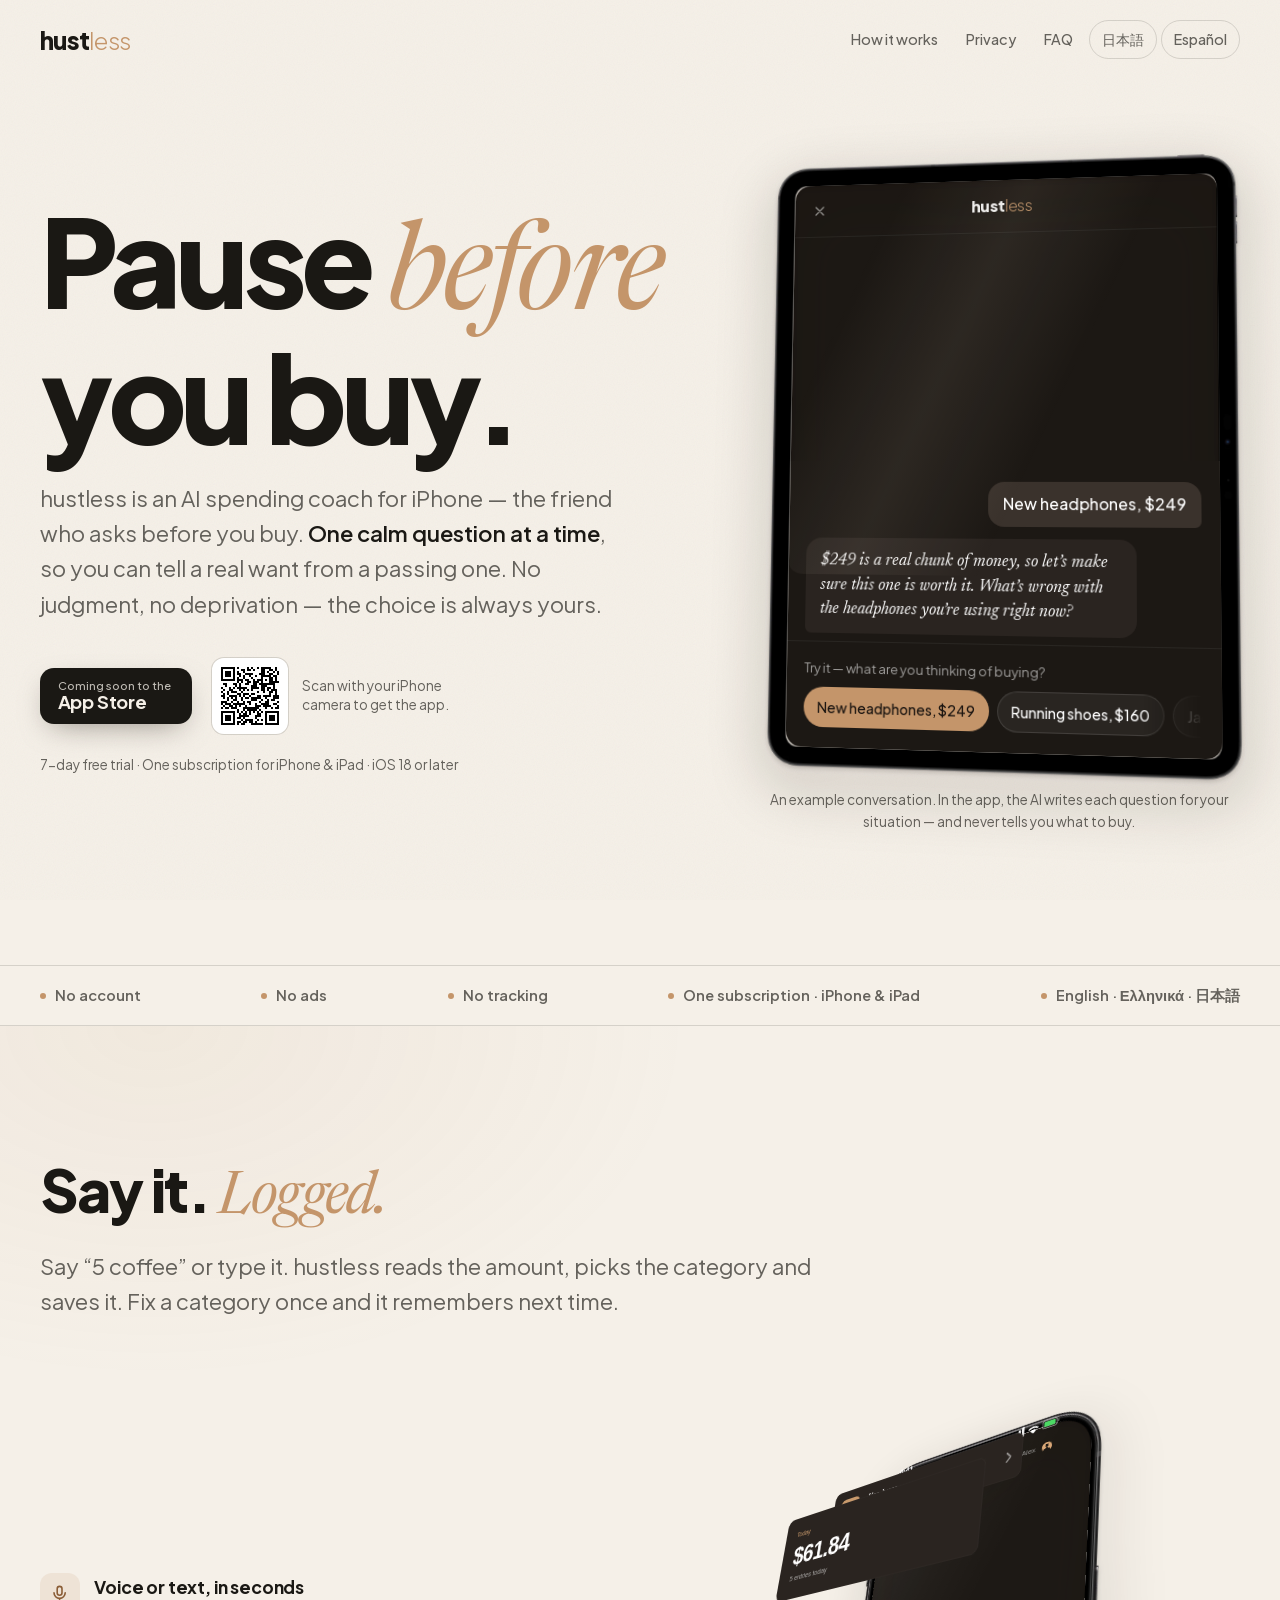
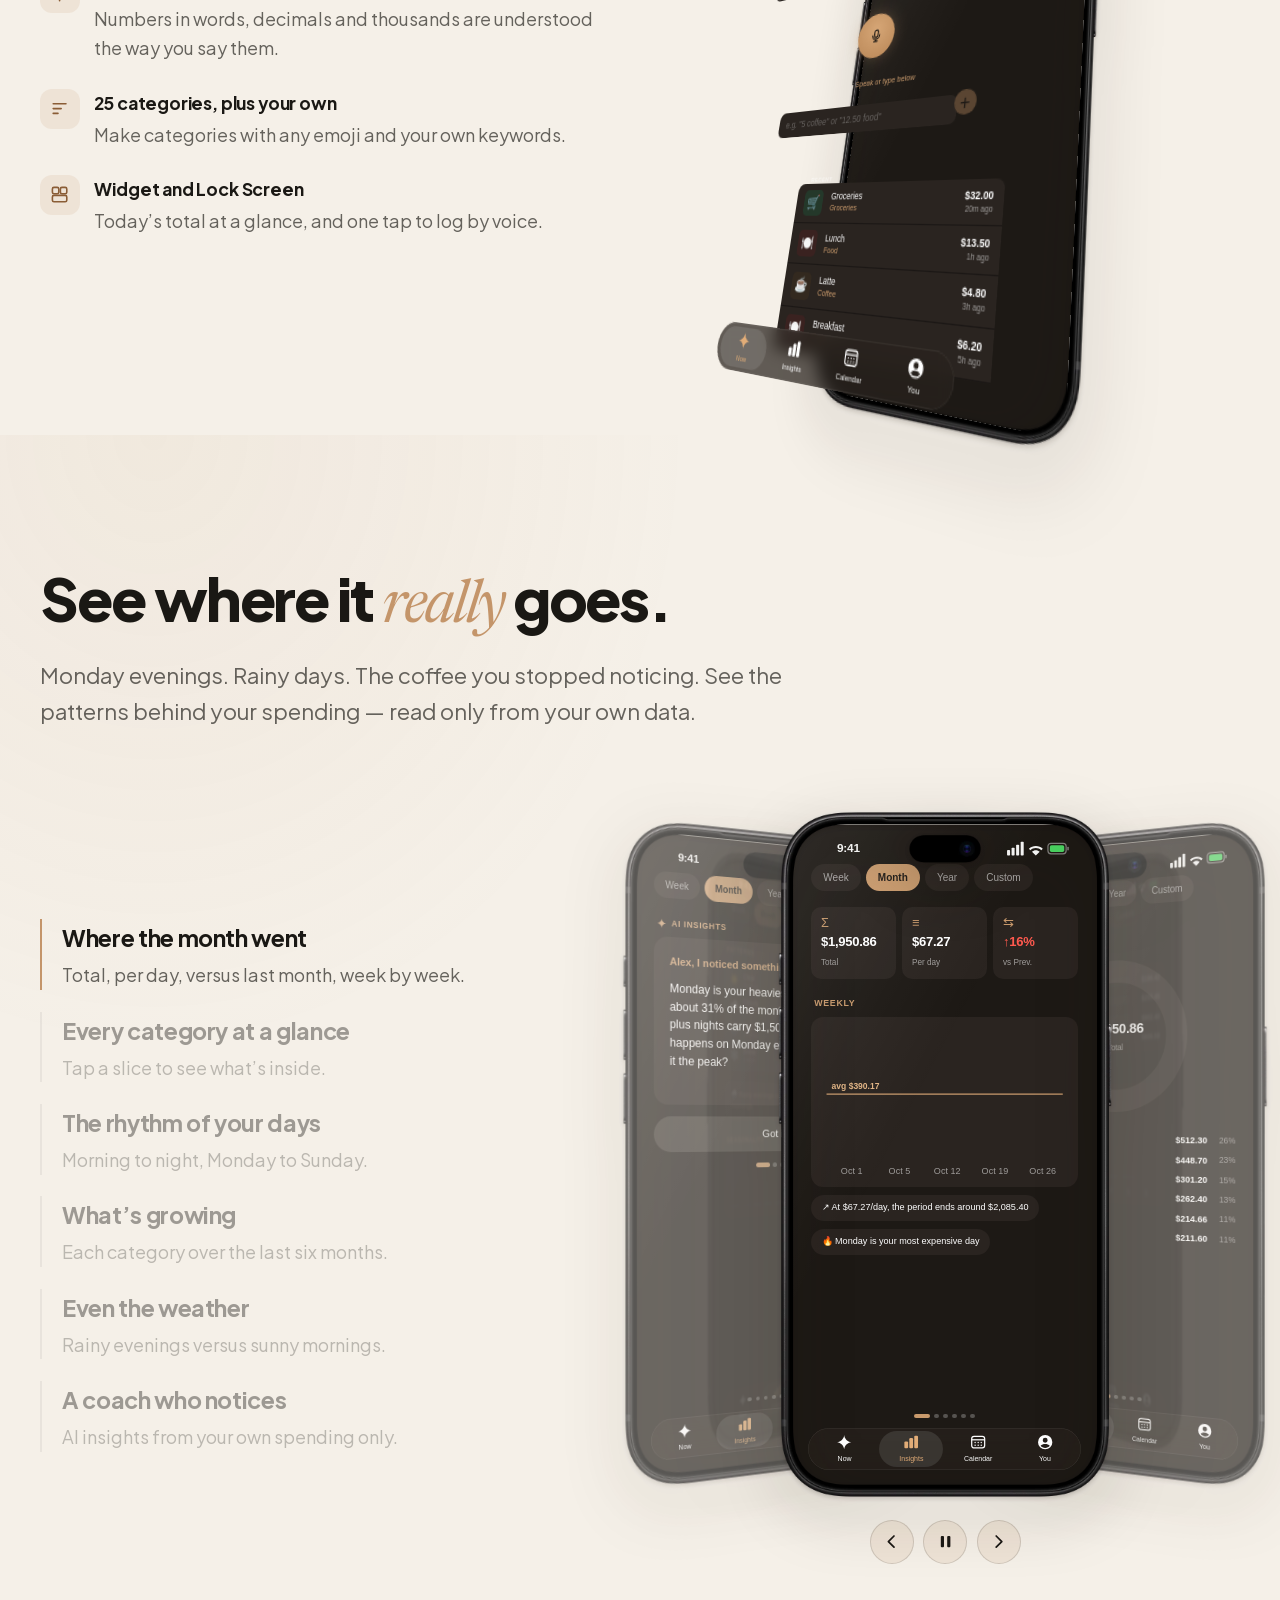
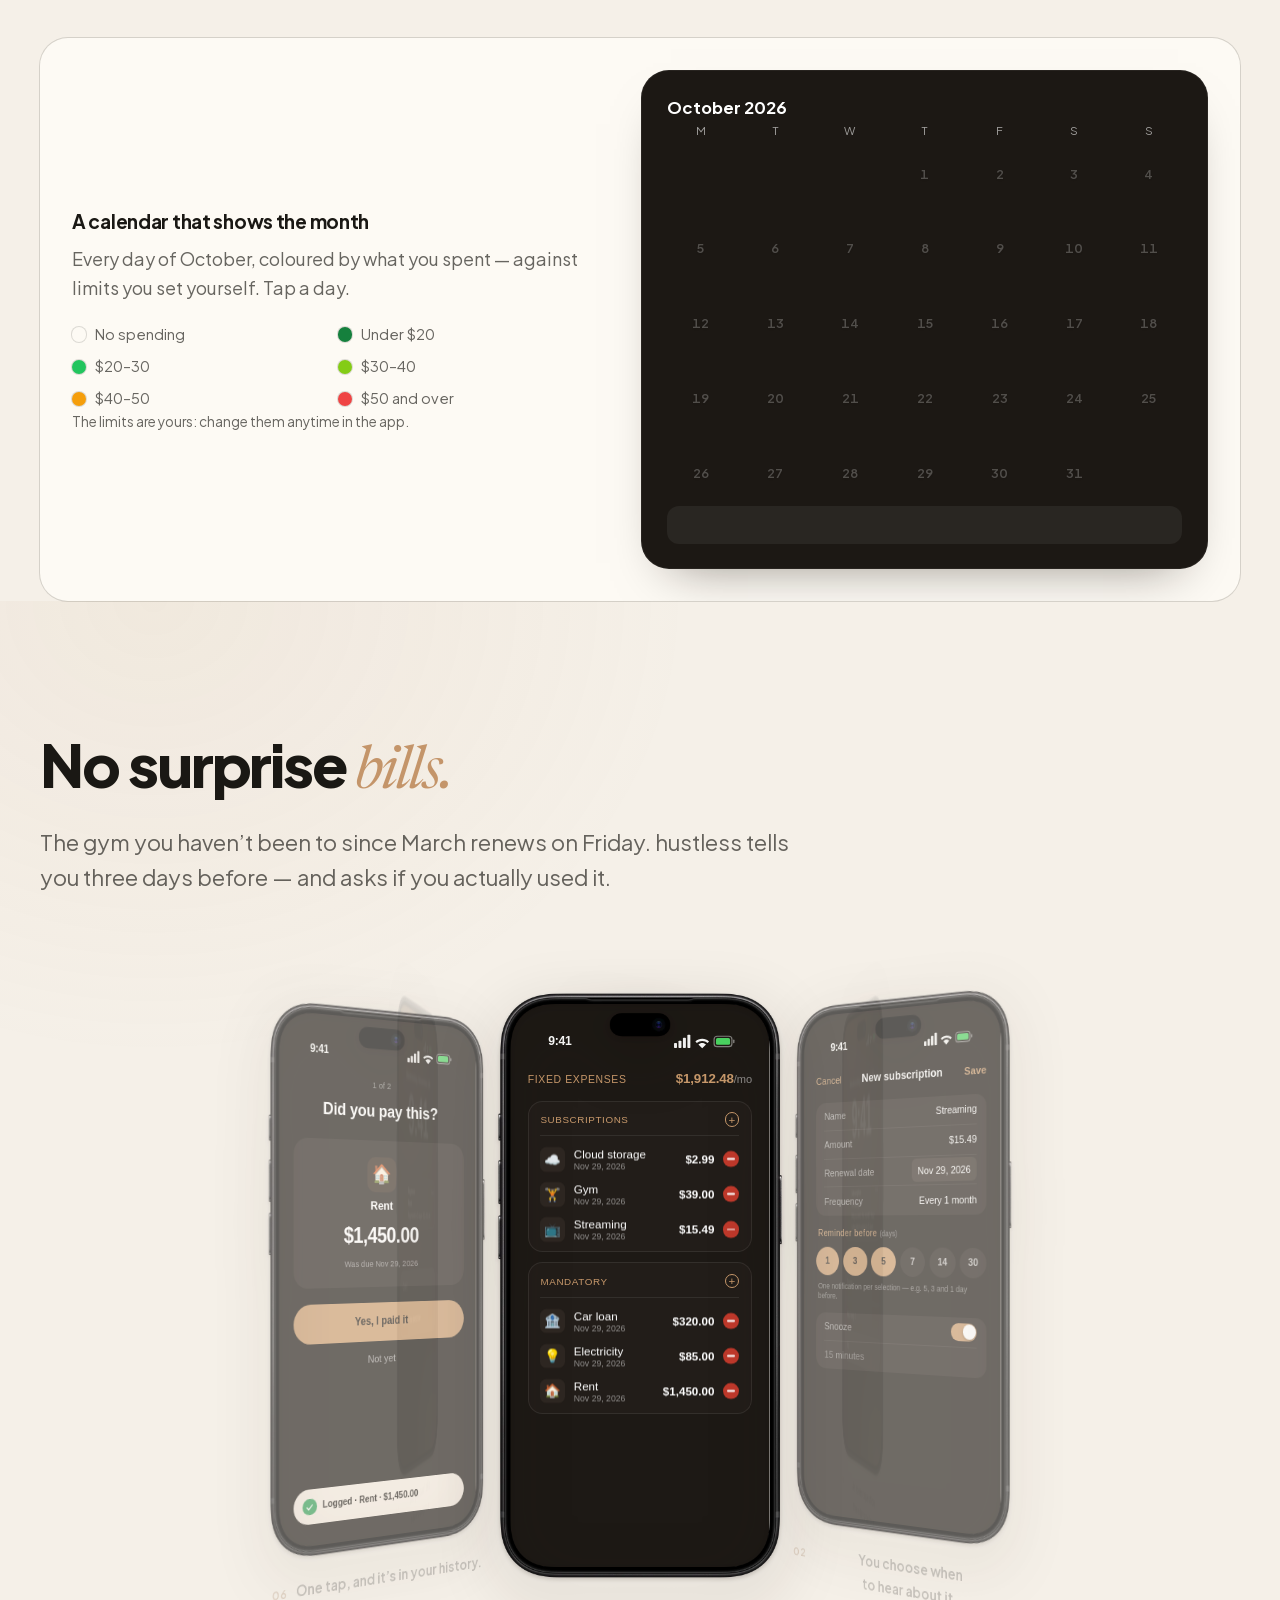
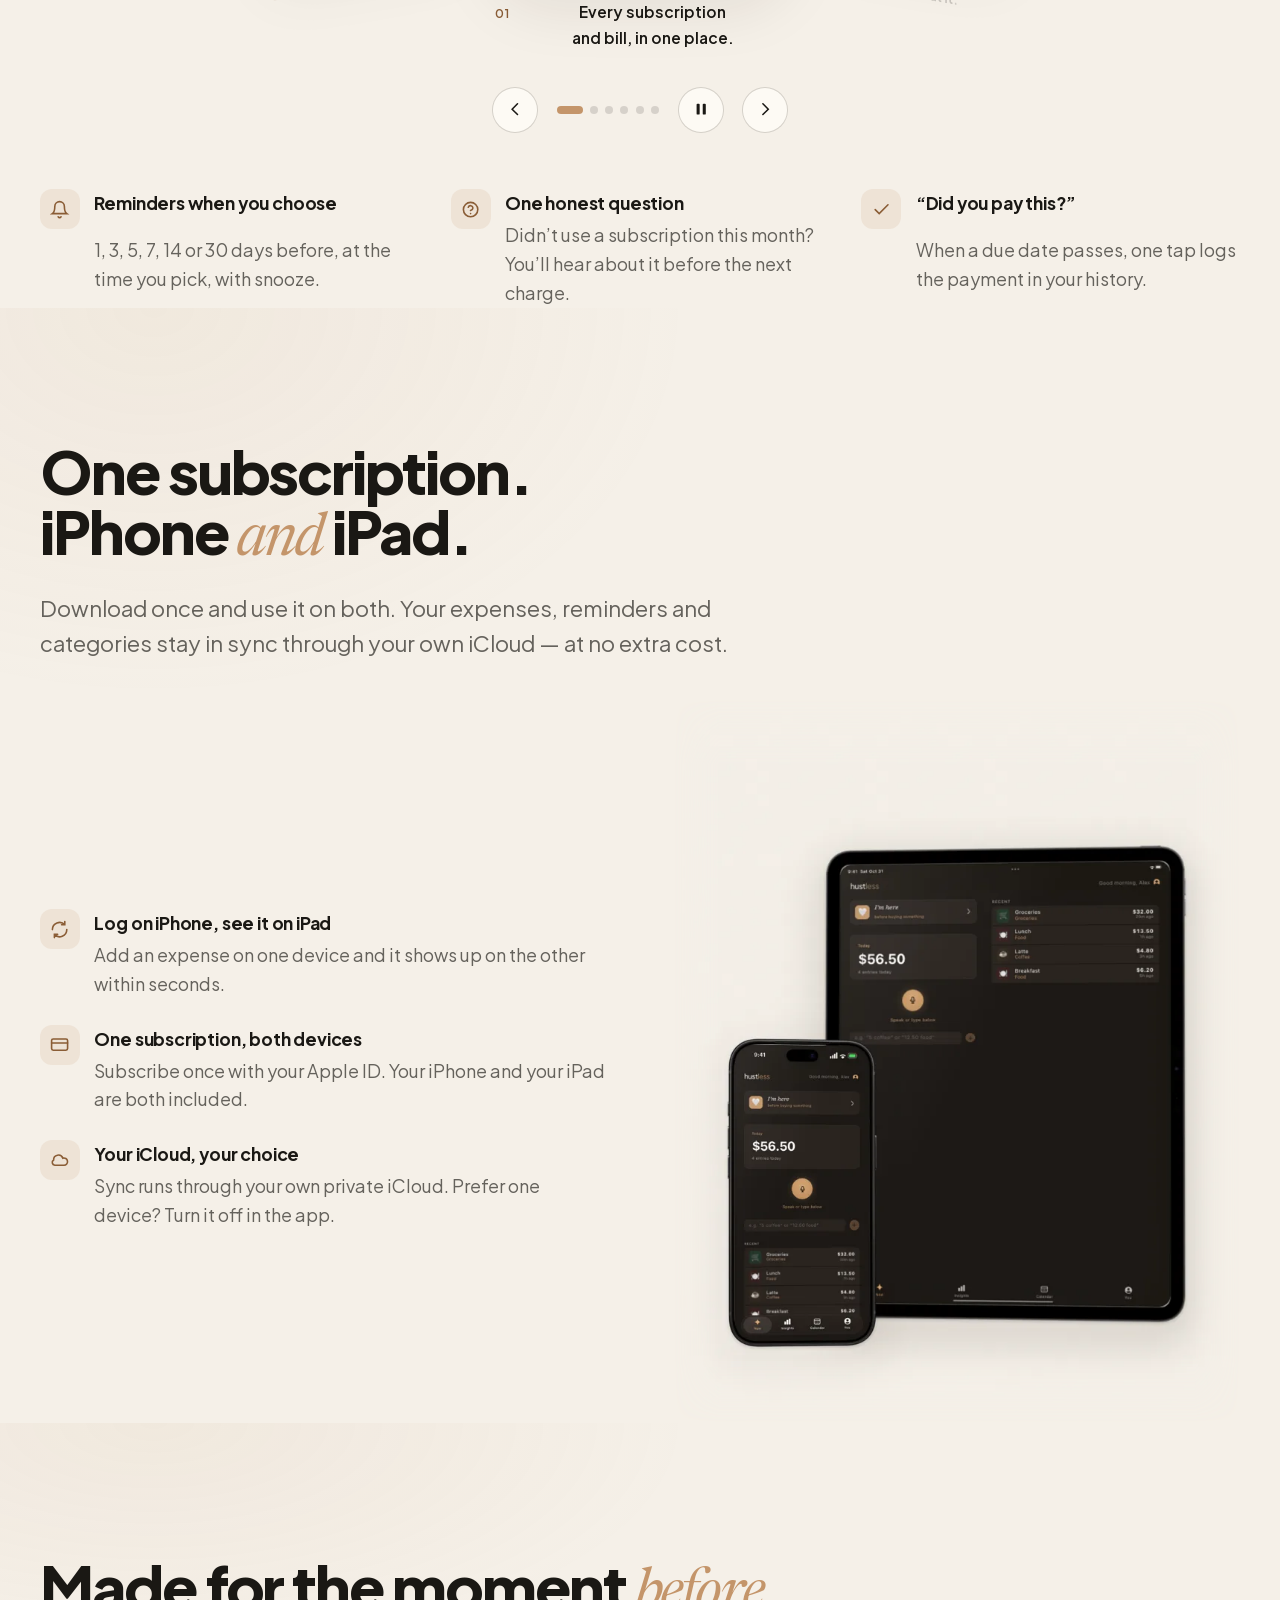
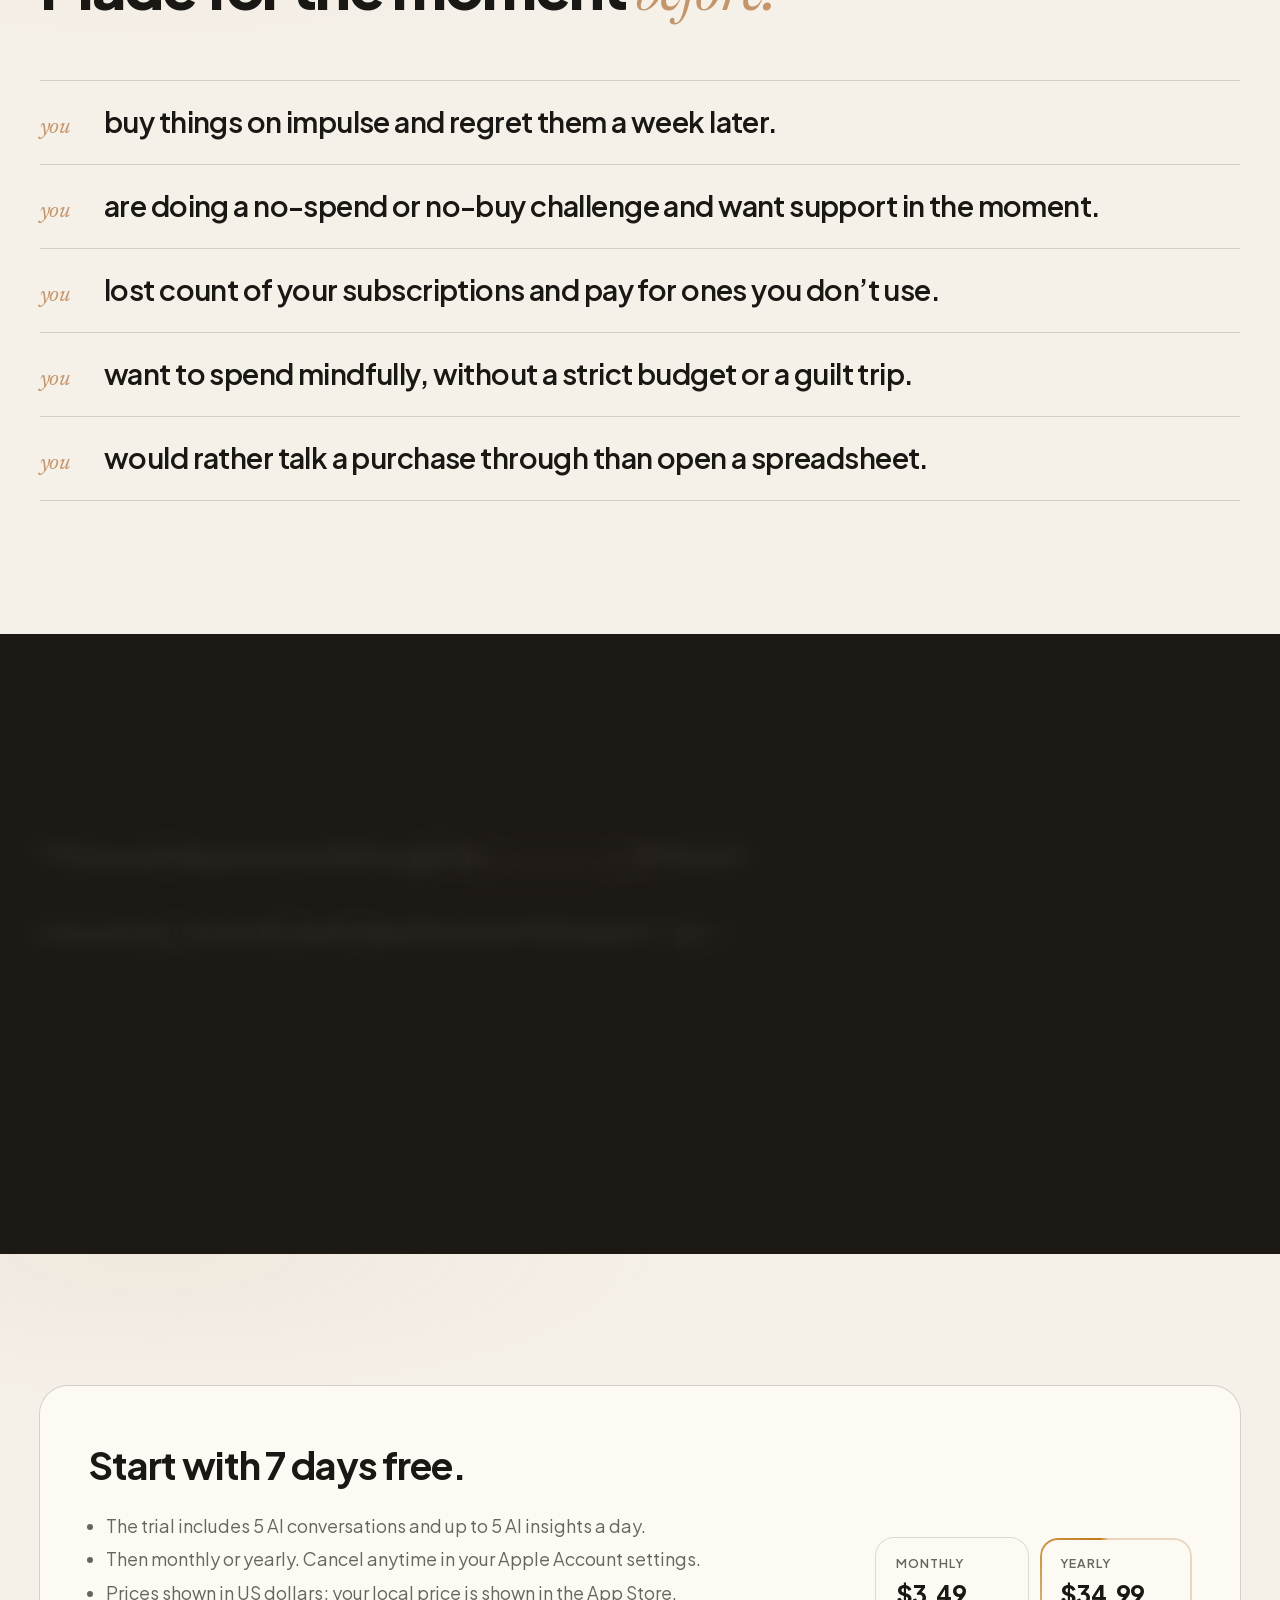
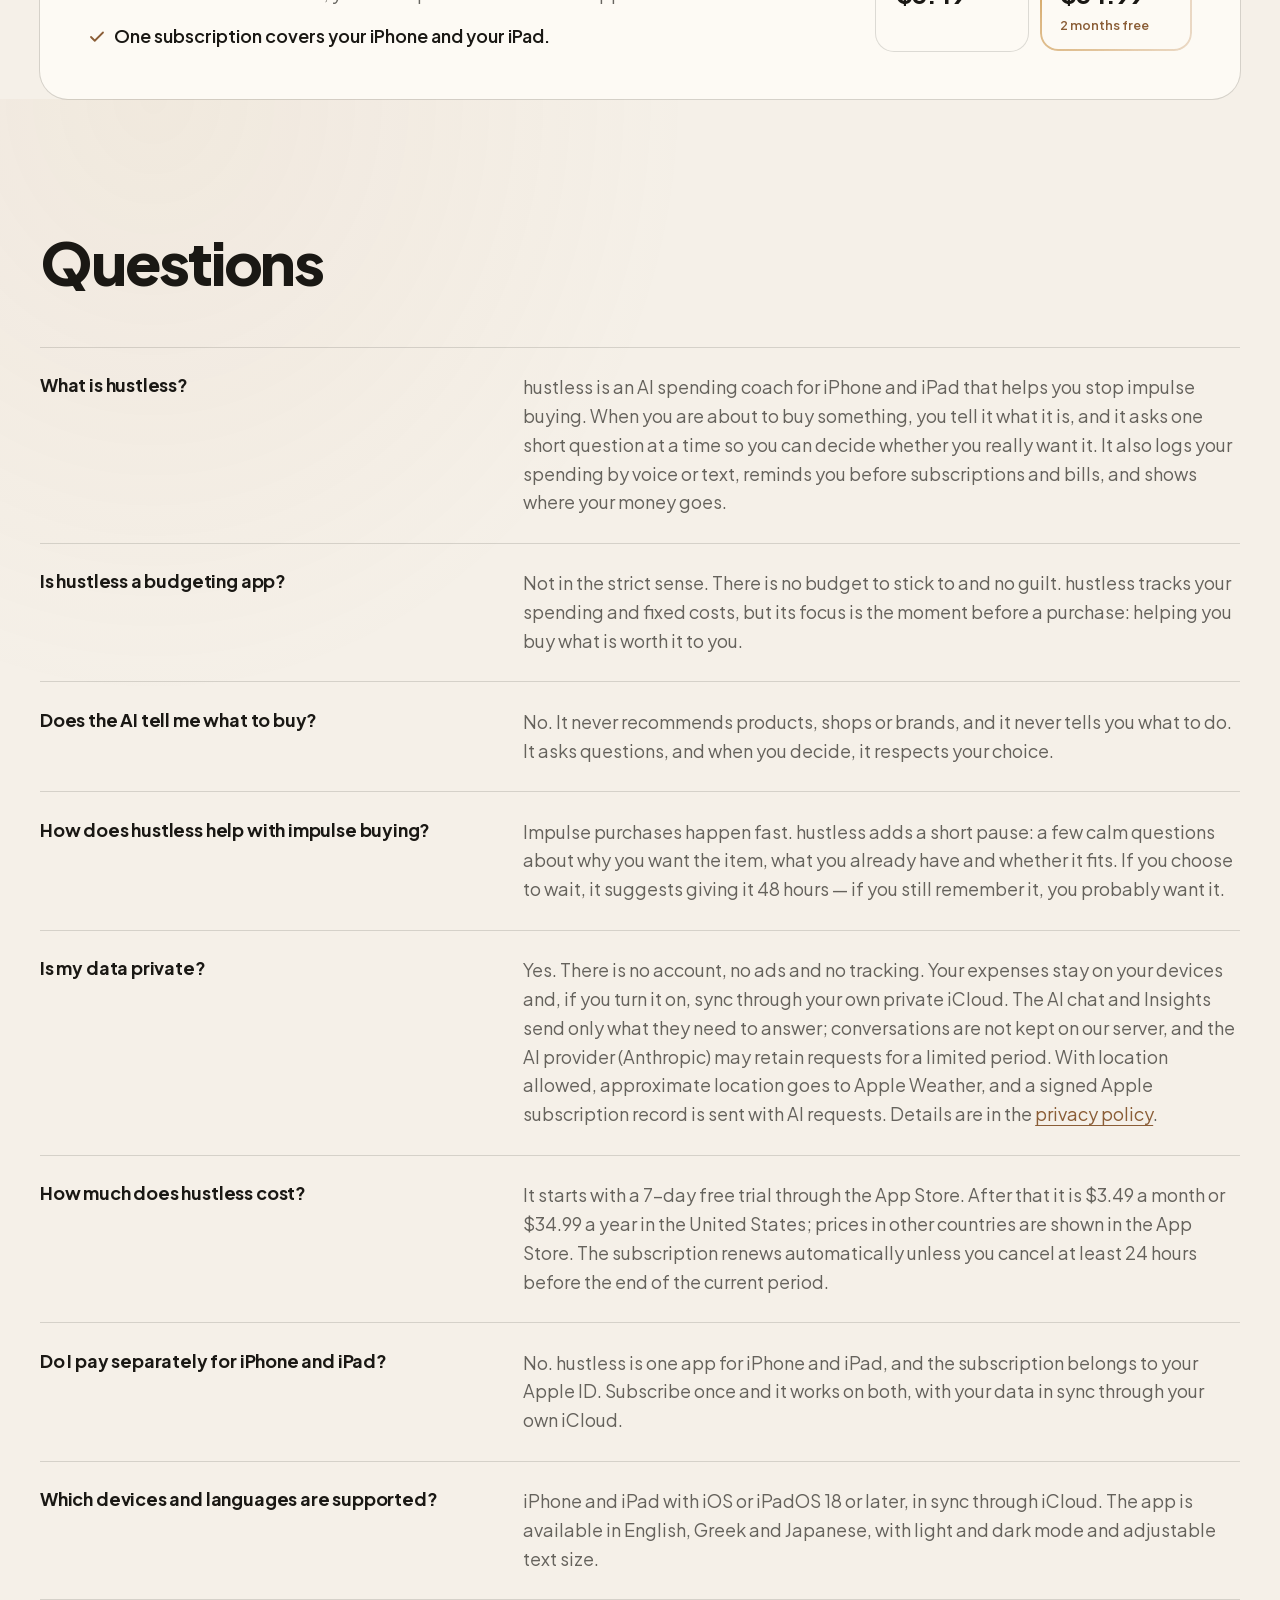
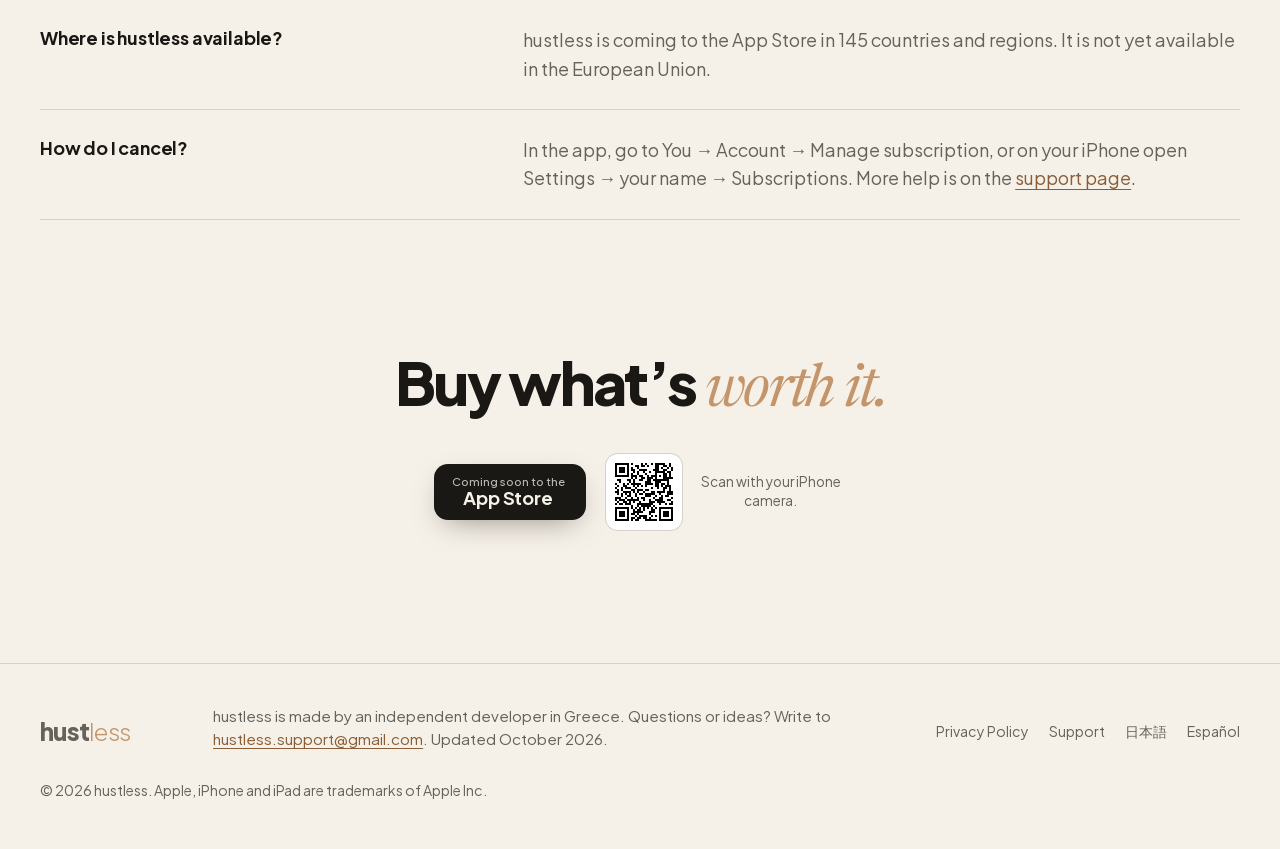
<file: index.html>
<!doctype html>
<html lang="en" data-variant="c" data-store="soon">
<head>
<meta charset="utf-8">
<meta name="viewport" content="width=device-width, initial-scale=1, viewport-fit=cover">
<meta http-equiv="Content-Security-Policy" content="default-src 'self'; script-src 'self'; style-src 'self'; img-src 'self' data:; font-src 'self'; connect-src 'none'; frame-src 'none'; object-src 'none'; base-uri 'self'; form-action 'none'">
<meta name="referrer" content="strict-origin-when-cross-origin">

<title>hustless app — Stop Impulse Buying · AI Spending Coach for iPhone</title>
<meta name="description" content="hustless is an AI spending coach for iPhone and iPad. Before you buy, it asks one calm question at a time. Log spending by voice and track every subscription and bill.">
<link rel="canonical" href="https://hustless.app/">
<link rel="alternate" hreflang="en" href="https://hustless.app/">
<link rel="alternate" hreflang="ja" href="https://hustless.app/ja/">
<link rel="alternate" hreflang="es" href="https://hustless.app/es/">
<link rel="alternate" hreflang="x-default" href="https://hustless.app/">
<meta name="robots" content="index, follow, max-image-preview:large">
<meta name="theme-color" content="#f5f0e8" media="(prefers-color-scheme: light)">
<meta name="theme-color" content="#15120f" media="(prefers-color-scheme: dark)">
<meta name="apple-itunes-app" content="app-id=6826845830">

<meta property="og:type" content="website">
<meta property="og:site_name" content="hustless">
<meta property="og:title" content="hustless app — Pause before you buy">
<meta property="og:description" content="An AI coach that asks one question at a time before you buy. Voice expense logging, subscription and bill reminders, private by design.">
<meta property="og:url" content="https://hustless.app/">
<meta property="og:image" content="https://hustless.app/og.png">
<meta property="og:image:width" content="1200">
<meta property="og:image:height" content="630">
<meta property="og:image:alt" content="hustless — Pause before you buy. An AI spending coach for iPhone.">
<meta property="og:locale" content="en_US">
<meta property="og:locale:alternate" content="ja_JP">
<meta property="og:locale:alternate" content="es_LA">
<meta name="twitter:card" content="summary_large_image">

<link rel="icon" href="/favicon.svg" type="image/svg+xml">
<link rel="icon" href="/favicon-32.png" sizes="32x32" type="image/png">
<link rel="apple-touch-icon" href="/apple-touch-icon.png">
<link rel="preload" href="/assets/fonts/jakarta-latin.woff2" as="font" type="font/woff2" crossorigin>
<link rel="stylesheet" href="/assets/landing.css?v=20261102s">
<link rel="stylesheet" href="/assets/scenes.css?v=20261102s">
<link rel="stylesheet" href="/assets/c/c.css?v=20261104a">
<script src="/assets/early.js?v=20261102s"></script>
<script src="/assets/demo.js?v=20261102s" defer></script>
<script src="/assets/live.js?v=20261102s" defer></script>
<script src="/assets/vendor/gsap.min.js?v=3.13.0" defer></script>
<script src="/assets/vendor/ScrollTrigger.min.js?v=3.13.0" defer></script>
<script src="/assets/scenes.js?v=20261102s" defer></script>
<script src="/assets/vendor/lenis.min.js?v=1.1.13" defer></script>
<script src="/assets/c/c.js?v=20261104a" defer></script>

<script type="application/ld+json">
{
  "@context": "https://schema.org",
  "@graph": [
    {
      "@type": "WebPage",
      "@id": "https://hustless.app/#page",
      "url": "https://hustless.app/",
      "name": "hustless app — Stop Impulse Buying · AI Spending Coach for iPhone",
      "inLanguage": "en",
      "isPartOf": {
        "@id": "https://hustless.app/#site"
      },
      "about": {
        "@id": "https://hustless.app/#app"
      },
      "publisher": {
        "@id": "https://hustless.app/#org"
      },
      "datePublished": "2026-10-31",
      "dateModified": "2026-10-31",
      "primaryImageOfPage": {
        "@type": "ImageObject",
        "url": "https://hustless.app/og.png",
        "width": 1200,
        "height": 630
      }
    },
    {
      "@type": "Organization",
      "@id": "https://hustless.app/#org",
      "name": "hustless",
      "url": "https://hustless.app/",
      "logo": "https://hustless.app/apple-touch-icon.png",
      "email": "hustless.support@gmail.com",
      "description": "hustless is made by an independent developer in Greece.",
      "address": {
        "@type": "PostalAddress",
        "addressCountry": "GR"
      }
    },
    {
      "@type": "WebSite",
      "@id": "https://hustless.app/#site",
      "url": "https://hustless.app/",
      "name": "hustless",
      "inLanguage": [
        "en",
        "ja"
      ],
      "publisher": {
        "@id": "https://hustless.app/#org"
      }
    },
    {
      "@type": "MobileApplication",
      "@id": "https://hustless.app/#app",
      "name": "hustless: Stop Impulse Buying",
      "alternateName": "hustless",
      "description": "An AI spending coach for iPhone and iPad. Before a purchase it asks one calm question at a time, so you can tell a real want from a passing one. It also logs spending by voice, reminds you before every subscription and bill, and shows where your money goes.",
      "operatingSystem": "iOS 18.0 or later, iPadOS 18.0 or later",
      "applicationCategory": "FinanceApplication",
      "applicationSubCategory": "Mindful spending",
      "inLanguage": [
        "en",
        "el",
        "ja"
      ],
      "contentRating": "18+",
      "url": "https://hustless.app/",
      "installUrl": "https://apps.apple.com/app/id6826845830",
      "publisher": {
        "@id": "https://hustless.app/#org"
      },
      "featureList": [
        "AI coach that asks one question at a time before you buy",
        "Never recommends products",
        "Voice and text expense logging",
        "Reminders before subscriptions and bills",
        "Spending insights and calendar heat map",
        "Home Screen and Lock Screen widgets",
        "No account, no ads, no tracking",
        "One subscription for iPhone and iPad",
        "Optional sync through the user's own iCloud"
      ],
      "offers": [
        {
          "@type": "Offer",
          "name": "Monthly",
          "price": "3.49",
          "priceCurrency": "USD",
          "category": "subscription"
        },
        {
          "@type": "Offer",
          "name": "Yearly",
          "price": "34.99",
          "priceCurrency": "USD",
          "category": "subscription"
        }
      ],
      "screenshot": [
        "https://hustless.app/assets/img/03-now-800.webp",
        "https://hustless.app/assets/img/04-insights-800.webp",
        "https://hustless.app/assets/img/06-calendar-800.webp",
        "https://hustless.app/assets/img/ipad-en-insights-1120.webp"
      ],
      "image": "https://hustless.app/og.png",
      "dateModified": "2026-10-31"
    },
    {
      "@type": "FAQPage",
      "@id": "https://hustless.app/#faq",
      "inLanguage": "en",
      "mainEntity": [
        {
          "@type": "Question",
          "name": "What is hustless?",
          "acceptedAnswer": {
            "@type": "Answer",
            "text": "hustless is an AI spending coach for iPhone and iPad that helps you stop impulse buying. When you are about to buy something, you tell it what it is, and it asks one short question at a time so you can decide whether you really want it. It also logs spending by voice or text, reminds you before subscriptions and bills, and shows where your money goes."
          }
        },
        {
          "@type": "Question",
          "name": "Does the AI tell me what to buy?",
          "acceptedAnswer": {
            "@type": "Answer",
            "text": "No. It never recommends products, shops or brands, and it never tells you what to do. It asks questions, and when you decide, it respects your choice."
          }
        },
        {
          "@type": "Question",
          "name": "How does hustless help with impulse buying?",
          "acceptedAnswer": {
            "@type": "Answer",
            "text": "It adds a short pause before a purchase: a few calm questions about why you want the item, what you already have and whether it fits. If you choose to wait, it suggests giving it 48 hours."
          }
        },
        {
          "@type": "Question",
          "name": "Is my data private?",
          "acceptedAnswer": {
            "@type": "Answer",
            "text": "Yes. There is no account, no ads and no tracking. Expenses stay on your devices and can sync through your own private iCloud. The AI chat and Insights send only what they need to answer; conversations are not kept on our server, and the AI provider (Anthropic) may retain requests for a limited period. With location allowed, approximate location goes to Apple Weather, and a signed Apple subscription record is sent with AI requests. Details are in the privacy policy."
          }
        },
        {
          "@type": "Question",
          "name": "How much does hustless cost?",
          "acceptedAnswer": {
            "@type": "Answer",
            "text": "A 7-day free trial through the App Store, then $3.49 a month or $34.99 a year in the United States. Prices in other countries are shown in the App Store."
          }
        },
        {
          "@type": "Question",
          "name": "Do I pay separately for iPhone and iPad?",
          "acceptedAnswer": {
            "@type": "Answer",
            "text": "No. hustless is one app for iPhone and iPad, and the subscription belongs to your Apple ID. Subscribe once and it works on both, with your data in sync through your own iCloud."
          }
        },
        {
          "@type": "Question",
          "name": "Which devices and languages are supported?",
          "acceptedAnswer": {
            "@type": "Answer",
            "text": "iPhone and iPad with iOS or iPadOS 18 or later, in English, Greek and Japanese."
          }
        }
      ]
    }
  ]
}
</script>
</head>
<body>

<header class="site-header">
  <div class="wrap">
    <a class="wordmark" href="/" aria-label="hustless home"><b>hust</b><span>less</span></a>
    <nav class="site-nav" aria-label="Main navigation">
      <a class="optional" href="#how">How it works</a>
      <a class="optional" href="#privacy">Privacy</a>
      <a class="optional" href="#faq">FAQ</a>
      <a class="lang" href="/ja/" hreflang="ja" lang="ja">日本語</a>
      <a class="lang" href="/es/" hreflang="es" lang="es">Español</a>
    </nav>
  </div>
</header>

<main>
  <section class="hero" aria-labelledby="hero-heading">
    <div class="wrap">
      <div>
        <h1 id="hero-heading">Pause <span class="voice">before</span> you buy.</h1>
        <p class="lead">hustless is an AI spending coach for iPhone — the friend who asks before you buy. <strong>One calm question at a time</strong>, so you can tell a real want from a passing one. No judgment, no deprivation — the choice is always yours.</p>

        <div class="get">
          <span class="store-btn when-soon" role="note" aria-disabled="true">
            <span><small>Coming soon to the</small><b>App Store</b></span>
          </span>
          <a class="when-live" href="https://apps.apple.com/app/id6826845830?ct=landing-hero">
            <picture>
              <source srcset="/assets/img/badge-en-us-white.svg" media="(prefers-color-scheme: dark)">
              <img src="/assets/img/badge-en-us-black.svg" alt="Download on the App Store" width="150" height="50">
            </picture>
          </a>
          <div class="qr">
            <img class="qr-code" src="/assets/img/qr.svg" alt="QR code that opens hustless on the App Store" width="76" height="76">
            <span>Scan with your iPhone camera to get the app.</span>
          </div>
        </div>
        <p class="fine-print">7-day free trial · One subscription for iPhone &amp; iPad · iOS 18 or later</p>
      </div>

      <figure class="demo-figure">
        <div class="demo-3d">
        <div class="demo" data-demo>
          <div class="demo-bar" aria-hidden="true">
            <svg class="x" viewBox="0 0 24 24" width="16" height="16" fill="none" stroke="currentColor" stroke-width="2" stroke-linecap="round" aria-hidden="true"><path d="M6 6l12 12M18 6 6 18"/></svg>
            <span class="wordmark"><b>hust</b><span>less</span></span>
            <span></span>
          </div>
          <ol class="demo-log is-pending" aria-live="polite" aria-label="Example conversation">
            <li class="msg me">New headphones, $249</li>
            <li class="msg ai">$249 is a real chunk of money, so let’s make sure this one is worth it. What’s wrong with the headphones you’re using right now?</li>
            <li class="msg me">Mine still work, they’re just 3 years old</li>
            <li class="msg ai">Three years is not old, and working headphones are a good reason to pause. What would you actually miss if you kept your current pair for another few months?</li>
          </ol>
          <div class="demo-decide">
            <p>What did you decide?</p>
            <div class="decide-row">
              <button type="button" data-choice="buy">buy it</button>
              <button type="button" data-choice="wait">wait</button>
              <button type="button" data-choice="avoid">avoid</button>
            </div>
          </div>
          <div class="demo-picker">
            <p>Try it — what are you thinking of buying?</p>
            <div class="picks">
              <button type="button" aria-pressed="true">New headphones, $249</button>
              <button type="button" aria-pressed="false">Running shoes, $160</button>
              <button type="button" aria-pressed="false">Jacket, 40% off</button>
              <button type="button" aria-pressed="false">Which headphones?</button>
              <button type="button" aria-pressed="false">Late-night delivery, $32</button>
              <button type="button" aria-pressed="false">Concert tickets, $120</button>
            </div>
          </div>
        </div>
        </div>
        <figcaption>An example conversation. In the app, the AI writes each question for your situation — and never tells you what to buy.</figcaption>
      </figure>
    </div>
  </section>

  <script type="application/json" id="demo-data">
  {
    "decisionLabels": {
      "buy": "buy it",
      "wait": "wait",
      "avoid": "avoid"
    },
    "closings": {
      "buy": "Okay. Your call. 👌",
      "wait": "48 hours. If you still remember it, you probably want it.",
      "avoid": "It stays yours. 🌿"
    },
    "scenarios": [
      {
        "label": "New headphones, $249",
        "auto": "wait",
        "turns": [
          {
            "role": "me",
            "text": "New headphones, $249"
          },
          {
            "role": "ai",
            "text": "$249 is a real chunk of money, so let’s make sure this one is worth it. What’s wrong with the headphones you’re using right now?"
          },
          {
            "role": "me",
            "text": "Mine still work, they’re just 3 years old"
          },
          {
            "role": "ai",
            "text": "Three years is not old, and working headphones are a good reason to pause. What would you actually miss if you kept your current pair for another few months?"
          },
          {
            "role": "me",
            "text": "Probably nothing. I just saw an ad"
          },
          {
            "role": "ai",
            "text": "Ads are good at making a working pair feel old. Want to give it 48 hours and see if you still think about them?"
          }
        ]
      },
      {
        "label": "Running shoes, $160",
        "auto": "buy",
        "turns": [
          {
            "role": "me",
            "text": "Running shoes, $160"
          },
          {
            "role": "ai",
            "text": "Hey Alex! Before we get into it, how are your current running shoes holding up, and how often are you actually running in them these days?"
          },
          {
            "role": "me",
            "text": "Three times a week. The soles are worn flat"
          },
          {
            "role": "ai",
            "text": "Three runs a week on flat soles is a real reason, not a whim. Is $160 the pair you need, or the pair that looked best?"
          },
          {
            "role": "me",
            "text": "Same model I run in now, just worn out"
          },
          {
            "role": "ai",
            "text": "Then it’s a replacement, not an upgrade. That sounds like a clear one — maybe check if last season’s colour is cheaper."
          }
        ]
      },
      {
        "label": "Jacket, 40% off",
        "auto": "avoid",
        "turns": [
          {
            "role": "me",
            "text": "A jacket, 40% off"
          },
          {
            "role": "ai",
            "text": "40% off feels like a win. If it were full price, would you still want it?"
          },
          {
            "role": "me",
            "text": "Probably not, honestly"
          },
          {
            "role": "ai",
            "text": "Then the sale might be doing some of the wanting. Is there a gap in your wardrobe this jacket fills?"
          },
          {
            "role": "me",
            "text": "Not really. I have two that look alike"
          },
          {
            "role": "ai",
            "text": "Then this would mostly be a third. The sale ends, the jackets stay. How would skipping it feel?"
          }
        ]
      },
      {
        "label": "Which headphones?",
        "auto": "wait",
        "turns": [
          {
            "role": "me",
            "text": "Which noise-cancelling headphones should I get?"
          },
          {
            "role": "ai",
            "text": "I can’t help pick between brands, that’s not my role. What I can do is help you figure out whether you need new headphones at all. What’s happening with your current pair?"
          },
          {
            "role": "me",
            "text": "The left side cuts out on the train"
          },
          {
            "role": "ai",
            "text": "That would get old fast on a daily commute. How many hours a week are you on that train?"
          },
          {
            "role": "me",
            "text": "About six hours"
          },
          {
            "role": "ai",
            "text": "Six hours is a lot of listening. Could a repair or a simple pair cover it while you decide what you really want?"
          }
        ]
      },
      {
        "label": "Late-night delivery, $32",
        "auto": "buy",
        "turns": [
          {
            "role": "me",
            "text": "Food delivery, $32"
          },
          {
            "role": "ai",
            "text": "It’s late and you’re probably tired, fair. Is this dinner, or something on top of dinner?"
          },
          {
            "role": "me",
            "text": "Dinner. I didn’t plan anything"
          },
          {
            "role": "ai",
            "text": "That happens. Is there anything at home you could put together in ten minutes, or is tonight a delivery night?"
          },
          {
            "role": "me",
            "text": "The fridge is empty, honestly"
          },
          {
            "role": "ai",
            "text": "Then delivery is dinner, not a treat. Enjoy it — maybe pick the place without the delivery fee."
          }
        ]
      },
      {
        "label": "Concert tickets, $120",
        "auto": "buy",
        "turns": [
          {
            "role": "me",
            "text": "Concert tickets, $120"
          },
          {
            "role": "ai",
            "text": "That sounds like something to look forward to. Is this a band you’ve wanted to see for a while?"
          },
          {
            "role": "me",
            "text": "Since I was 16. First tour in 8 years"
          },
          {
            "role": "ai",
            "text": "So this want has lasted years, not minutes. Does $120 fit this month without stretching anything else?"
          },
          {
            "role": "me",
            "text": "Yes, I set money aside for it in March"
          },
          {
            "role": "ai",
            "text": "Then you planned for this. That’s what buying something worth it looks like. 🎶"
          }
        ]
      }
    ]
  }
  </script>

  <div class="facts">
    <ul class="wrap" aria-label="At a glance">
      <li>No account</li>
      <li>No ads</li>
      <li>No tracking</li>
      <li>One subscription · iPhone &amp; iPad</li>
      <li>English · Ελληνικά · 日本語</li>
    </ul>
  </div>

  <section class="chapter" id="how" aria-labelledby="ch1">
    <div class="wrap">
      <div class="chapter-head">
        <div>
          <h2 id="ch1">Say it. <span class="voice">Logged.</span></h2>
        </div>
        <p>Say “5 coffee” or type it. hustless reads the amount, picks the category and saves it. Fix a category once and it remembers next time.</p>
      </div>
      <div class="split">
        <ul class="points">
          <li>
            <span class="dot" aria-hidden="true"><svg viewBox="0 0 24 24" fill="none" stroke="currentColor" stroke-width="2" stroke-linecap="round"><rect x="9" y="3" width="6" height="11" rx="3"/><path d="M5 11a7 7 0 0 0 14 0M12 18v3"/></svg></span>
            <h3>Voice or text, in seconds</h3>
            <p>Numbers in words, decimals and thousands are understood the way you say them.</p>
          </li>
          <li>
            <span class="dot" aria-hidden="true"><svg viewBox="0 0 24 24" fill="none" stroke="currentColor" stroke-width="2" stroke-linecap="round"><path d="M4 6h16M4 12h10M4 18h6"/></svg></span>
            <h3>25 categories, plus your own</h3>
            <p>Make categories with any emoji and your own keywords.</p>
          </li>
          <li>
            <span class="dot" aria-hidden="true"><svg viewBox="0 0 24 24" fill="none" stroke="currentColor" stroke-width="2" stroke-linecap="round"><rect x="3" y="3" width="8" height="8" rx="2"/><rect x="13" y="3" width="8" height="8" rx="2"/><rect x="3" y="13" width="18" height="8" rx="2"/></svg></span>
            <h3>Widget and Lock Screen</h3>
            <p>Today’s total at a glance, and one tap to log by voice.</p>
          </li>
        </ul>
        <div class="phones">
          <div class="phone live">
            <div class="ls" role="img" aria-label="A live example of the hustless Now screen: someone says “Dinner 24.50”, the amount and the Food category are recognised, the expense appears at the top of the recent list and today’s total goes up." data-live-phone>
              <div class="ls-status"><span>9:41</span><svg viewBox="0 0 82 20" fill="currentColor" aria-hidden="true"><rect x="0" y="12" width="4" height="7" rx="1"/><rect x="6" y="9" width="4" height="10" rx="1"/><rect x="12" y="5" width="4" height="14" rx="1"/><rect x="18" y="1" width="4" height="18" rx="1"/><path d="M38 6.5c3.6 0 6.8 1.4 9.2 3.6l-2 2c-1.9-1.7-4.4-2.8-7.2-2.8s-5.3 1.1-7.2 2.8l-2-2c2.4-2.2 5.6-3.6 9.2-3.6zm0 5.6c2 0 3.8.8 5.1 2l-5.1 5.1-5.1-5.1c1.3-1.2 3.1-2 5.1-2z"/><rect x="54" y="3" width="24" height="14" rx="4" fill="none" stroke="currentColor" stroke-opacity=".45" stroke-width="1.6"/><rect x="56.5" y="5.5" width="19" height="9" rx="2.2" fill="#4cd964"/><rect x="79.5" y="7.5" width="2" height="5" rx="1" fill-opacity=".45"/></svg></div>
              <div class="ls-top"><span class="ls-brand">hust<span>less</span></span><span class="ls-greet">Good morning, Alex</span><span class="ls-avatar"></span></div>
              <div class="ls-card ls-here"><span class="ls-heart">🤍</span><span><i>I’m here</i><small>before buying something</small></span><svg viewBox="0 0 10 18" fill="none" stroke="currentColor" stroke-width="2.4" stroke-linecap="round" stroke-linejoin="round" aria-hidden="true"><path d="M2 2l6 7-6 7"/></svg></div>
              <div class="ls-card ls-today"><small>Today</small><b class="ls-total ls-swap">$61.84</b><span class="ls-count ls-swap">5 entries today</span></div>
              <div class="ls-mic"><span class="ls-ring"></span><span class="ls-ring"></span><span class="ls-mic-btn"><svg viewBox="0 0 24 24" fill="none" stroke="currentColor" stroke-width="2.2" stroke-linecap="round" aria-hidden="true"><rect x="8.5" y="2.5" width="7" height="12" rx="3.5"/><path d="M5 11a7 7 0 0 0 14 0M12 18v3.5M8.5 21.5h7"/></svg></span></div>
              <p class="ls-hint"><span class="idle">Speak or type below</span><span class="listen"><span class="ls-wave"><i></i><i></i><i></i><i></i></span>Listening…</span></p>
              <div class="ls-field"><span class="ls-ph">e.g. &quot;5 coffee&quot; or &quot;12.50 food&quot;</span><span class="ls-input"></span><span class="ls-cat"></span></div>
              <span class="ls-plus">+</span>
              <p class="ls-recent">RECENT</p>
              <div class="ls-list ls-swap"><ul>
            <li class="ls-row" data-vars="--tone:#24382a"><span class="ico">🛒</span><span class="nm">Groceries<small>Groceries</small></span><span class="am">$32.00<small>20m ago</small></span></li>
            <li class="ls-row" data-vars="--tone:#3a2220"><span class="ico">🍽️</span><span class="nm">Lunch<small>Food</small></span><span class="am">$13.50<small>1h ago</small></span></li>
            <li class="ls-row" data-vars="--tone:#33291f"><span class="ico">☕</span><span class="nm">Latte<small>Coffee</small></span><span class="am">$4.80<small>3h ago</small></span></li>
            <li class="ls-row" data-vars="--tone:#3a2220"><span class="ico">🍽️</span><span class="nm">Breakfast<small>Food</small></span><span class="am">$6.20<small>5h ago</small></span></li>
              </ul></div>
              <div class="ls-tabs"><span class="on"><svg viewBox="0 0 24 24" fill="currentColor" aria-hidden="true"><path d="M12 1.5c.5 5.6 4.9 10 10.5 10.5-5.6.5-10 4.9-10.5 10.5C11.5 16.9 7.1 12.5 1.5 12 7.1 11.5 11.5 7.1 12 1.5z"/></svg>Now</span><span><svg viewBox="0 0 24 24" fill="currentColor" aria-hidden="true"><rect x="2" y="11" width="5.5" height="10" rx="1.6"/><rect x="9.25" y="6" width="5.5" height="15" rx="1.6"/><rect x="16.5" y="2.5" width="5.5" height="18.5" rx="1.6"/></svg>Insights</span><span><svg viewBox="0 0 24 24" fill="none" stroke="currentColor" stroke-width="1.8" aria-hidden="true"><rect x="2.5" y="3.5" width="19" height="17" rx="3.5"/><path d="M2.5 8.5h19" /><g fill="currentColor" stroke="none"><circle cx="7.5" cy="12.5" r="1"/><circle cx="12" cy="12.5" r="1"/><circle cx="16.5" cy="12.5" r="1"/><circle cx="7.5" cy="16.5" r="1"/><circle cx="12" cy="16.5" r="1"/><circle cx="16.5" cy="16.5" r="1"/></g></svg>Calendar</span><span><svg viewBox="0 0 24 24" fill="currentColor" aria-hidden="true"><path d="M12 1.5a10.5 10.5 0 1 0 0 21 10.5 10.5 0 0 0 0-21zm0 4a3.6 3.6 0 1 1 0 7.2 3.6 3.6 0 0 1 0-7.2zm0 15c-2.7 0-5.1-1.2-6.7-3.2 1.4-1.9 4-2.8 6.7-2.8s5.3.9 6.7 2.8c-1.6 2-4 3.2-6.7 3.2z"/></svg>You</span></div>
            </div>
          </div>
          <script type="application/json" id="live-data">{"locale": "en-US", "currency": "USD", "countLabel": "{n} entries today", "now": "now", "secondsAgo": "{n}s ago", "start": {"total": 61.84, "count": 5}, "rows": [["Groceries", "Groceries", "🛒", "#24382a", 32.0, "20m ago"], ["Lunch", "Food", "🍽️", "#3a2220", 13.5, "1h ago"], ["Latte", "Coffee", "☕", "#33291f", 4.8, "3h ago"], ["Breakfast", "Food", "🍽️", "#3a2220", 6.2, "5h ago"]], "entries": [{"tokens": ["Dinner", " ", {"t": "24.50", "amt": true}], "name": "Dinner", "cat": "Food", "emoji": "🍽️", "tone": "#3a2220", "amount": 24.5}, {"tokens": ["Taxi", " ", {"t": "18", "amt": true}], "name": "Taxi", "cat": "Transport", "emoji": "🚕", "tone": "#3a3320", "amount": 18}, {"tokens": [{"t": "5", "amt": true}, " ", "coffee"], "name": "Coffee", "cat": "Coffee", "emoji": "☕", "tone": "#33291f", "amount": 5}]}</script>
        </div>
      </div>
    </div>
  </section>


  <section class="chapter" aria-labelledby="ch3">
    <div class="wrap">
      <div class="chapter-head">
        <div>
          <h2 id="ch3">See where it <span class="voice">really</span> goes.</h2>
        </div>
        <p>Monday evenings. Rainy days. The coffee you stopped noticing. See the patterns behind your spending — read only from your own data.</p>
      </div>
      <!-- scene:cube -->
      <div class="cube-scene" data-cube-scene>
        <ol class="cube-steps">
<li class="is-on" data-step="0"><b>Where the month went</b><span>Total, per day, versus last month, week by week.</span></li>
<li data-step="1"><b>Every category at a glance</b><span>Tap a slice to see what’s inside.</span></li>
<li data-step="2"><b>The rhythm of your days</b><span>Morning to night, Monday to Sunday.</span></li>
<li data-step="3"><b>What’s growing</b><span>Each category over the last six months.</span></li>
<li data-step="4"><b>Even the weather</b><span>Rainy evenings versus sunny mornings.</span></li>
<li data-step="5"><b>A coach who notices</b><span>AI insights from your own spending only.</span></li>
        </ol>
        <div class="cube-stage">
          <div class="phone cube-phone">
            <div class="ls cube-screen" role="img" aria-label="The hustless Insights screen turning like a cube through six views: monthly total and weekly bars, categories, time of day and weekday, category trends, weather patterns, and an AI insight.">
              <div class="ls-status"><span>9:41</span><svg viewBox="0 0 82 20" fill="currentColor" aria-hidden="true"><rect x="0" y="12" width="4" height="7" rx="1"/><rect x="6" y="9" width="4" height="10" rx="1"/><rect x="12" y="5" width="4" height="14" rx="1"/><rect x="18" y="1" width="4" height="18" rx="1"/><path d="M38 6.5c3.6 0 6.8 1.4 9.2 3.6l-2 2c-1.9-1.7-4.4-2.8-7.2-2.8s-5.3 1.1-7.2 2.8l-2-2c2.4-2.2 5.6-3.6 9.2-3.6zm0 5.6c2 0 3.8.8 5.1 2l-5.1 5.1-5.1-5.1c1.3-1.2 3.1-2 5.1-2z"/><rect x="54" y="3" width="24" height="14" rx="4" fill="none" stroke="currentColor" stroke-opacity=".45" stroke-width="1.6"/><rect x="56.5" y="5.5" width="19" height="9" rx="2.2" fill="#4cd964"/><rect x="79.5" y="7.5" width="2" height="5" rx="1" fill-opacity=".45"/></svg></div>
              <div class="cp-period"><span>Week</span><span class="on">Month</span><span>Year</span><span>Custom</span></div>
              <div class="cube-view"><div class="cube">
<div class="cube-side" data-side="0"><section class="cube-page is-shown" data-page="0">
      <div class="cp-stats">
        <div><i>Σ</i><b>$1,950.86</b><small>Total</small></div>
        <div><i>≡</i><b>$67.27</b><small>Per day</small></div>
        <div><i>⇆</i><b class="up">↑16%</b><small>vs Prev.</small></div>
      </div>
      <p class="cp-label">WEEKLY</p>
      <div class="cp-card"><svg class="cp-svg" viewBox="0 0 100 62" aria-hidden="true"><defs><linearGradient id="cg-hi" x1="0" y1="0" x2="0" y2="1"><stop offset="0" stop-color="#d9a878"/><stop offset="1" stop-color="#b98757"/></linearGradient><linearGradient id="cg-lo" x1="0" y1="0" x2="0" y2="1"><stop offset="0" stop-color="#6b5240"/><stop offset="1" stop-color="#4a3a2e"/></linearGradient></defs><rect class="bar" data-vars="--d:0ms" x="6" y="44.33" width="14" height="7.67" rx="2.2" fill="url(#cg-lo)"/><rect class="bar" data-vars="--d:70ms" x="25" y="8.00" width="14" height="44.00" rx="2.2" fill="url(#cg-hi)"/><rect class="bar" data-vars="--d:140ms" x="44" y="26.32" width="14" height="25.68" rx="2.2" fill="url(#cg-lo)"/><rect class="bar" data-vars="--d:210ms" x="63" y="27.77" width="14" height="24.23" rx="2.2" fill="url(#cg-lo)"/><rect class="bar" data-vars="--d:280ms" x="82" y="29.22" width="14" height="22.78" rx="2.2" fill="url(#cg-lo)"/><line class="avg" x1="3" x2="97" y1="27.13" y2="27.13" pathLength="1"/><text class="avg-t" x="5" y="25.13">avg $390.17</text><text x="13" y="59" text-anchor="middle">Oct 1</text><text x="32" y="59" text-anchor="middle">Oct 5</text><text x="51" y="59" text-anchor="middle">Oct 12</text><text x="70" y="59" text-anchor="middle">Oct 19</text><text x="89" y="59" text-anchor="middle">Oct 26</text></svg></div>
      <p class="cp-chip">↗ At $67.27/day, the period ends around $2,085.40</p>
      <p class="cp-chip">🔥 Monday is your most expensive day</p>
    </section><section class="cube-page" data-page="4">
      <p class="cp-label">PATTERNS</p>
      <ul class="cp-weather"><li><span class="wx">☀️</span><span class="nm">Clear<small>38 times</small></span><i><em data-vars="--w:44.0%;--d:0ms"></em></i><b>avg $6.20</b></li><li><span class="wx">☁️</span><span class="nm">Cloudy<small>21 times</small></span><i><em data-vars="--w:66.7%;--d:90ms"></em></i><b>avg $9.40</b></li><li><span class="wx">🌧️</span><span class="nm">Rain<small>14 times</small></span><i><em data-vars="--w:100.0%;--d:180ms" class="hi"></em></i><b>avg $14.10</b></li><li><span class="wx">❄️</span><span class="nm">Snow<small>3 times</small></span><i><em data-vars="--w:80.1%;--d:270ms"></em></i><b>avg $11.30</b></li></ul>
      <p class="cp-note">🌧️ Rainy evenings cost about 2.3× more than clear mornings.</p>
      <p class="cp-label">Seasonality</p>
      <div class="cp-card slim"><svg class="cp-svg" viewBox="0 0 100 24" aria-hidden="true"><rect class="bar" data-vars="--d:0ms" x="2.00" y="9.60" width="5.6" height="12.40" rx="1.2" fill="#4f3e31"/><rect class="bar" data-vars="--d:40ms" x="10.10" y="11.00" width="5.6" height="11.00" rx="1.2" fill="#4f3e31"/><rect class="bar" data-vars="--d:80ms" x="18.20" y="8.00" width="5.6" height="14.00" rx="1.2" fill="#4f3e31"/><rect class="bar" data-vars="--d:120ms" x="26.30" y="8.80" width="5.6" height="13.20" rx="1.2" fill="#4f3e31"/><rect class="bar" data-vars="--d:160ms" x="34.40" y="7.20" width="5.6" height="14.80" rx="1.2" fill="#4f3e31"/><rect class="bar" data-vars="--d:200ms" x="42.50" y="6.00" width="5.6" height="16.00" rx="1.2" fill="#4f3e31"/><rect class="bar" data-vars="--d:240ms" x="50.60" y="3.60" width="5.6" height="18.40" rx="1.2" fill="#4f3e31"/><rect class="bar" data-vars="--d:280ms" x="58.70" y="5.00" width="5.6" height="17.00" rx="1.2" fill="#4f3e31"/><rect class="bar" data-vars="--d:320ms" x="66.80" y="7.80" width="5.6" height="14.20" rx="1.2" fill="#4f3e31"/><rect class="bar" data-vars="--d:360ms" x="74.90" y="6.40" width="5.6" height="15.60" rx="1.2" fill="#4f3e31"/><rect class="bar" data-vars="--d:400ms" x="83.00" y="4.40" width="5.6" height="17.60" rx="1.2" fill="#4f3e31"/><rect class="bar" data-vars="--d:440ms" x="91.10" y="2.00" width="5.6" height="20.00" rx="1.2" fill="#d6a676"/></svg></div>
    </section></div>
<div class="cube-side" data-side="1"><section class="cube-page is-shown" data-page="1">
      <p class="cp-label">CATEGORIES</p>
      <div class="cp-donut"><svg viewBox="0 0 100 100" aria-hidden="true"><circle cx="50" cy="50" r="38" class="track" pathLength="100"/><circle class="seg" data-vars="--d:0ms;--p:25.06" cx="50" cy="50" r="38" pathLength="100" stroke="#d6a676" stroke-dasharray="25.06 100" stroke-dashoffset="-0.00"/><circle class="seg" data-vars="--d:90ms;--p:21.80" cx="50" cy="50" r="38" pathLength="100" stroke="#c46a4a" stroke-dasharray="21.80 100" stroke-dashoffset="-26.26"/><circle class="seg" data-vars="--d:180ms;--p:14.24" cx="50" cy="50" r="38" pathLength="100" stroke="#8fa268" stroke-dasharray="14.24 100" stroke-dashoffset="-49.26"/><circle class="seg" data-vars="--d:270ms;--p:12.25" cx="50" cy="50" r="38" pathLength="100" stroke="#e9cfa6" stroke-dasharray="12.25 100" stroke-dashoffset="-64.70"/><circle class="seg" data-vars="--d:360ms;--p:9.80" cx="50" cy="50" r="38" pathLength="100" stroke="#9a7aa0" stroke-dasharray="9.80 100" stroke-dashoffset="-78.15"/><circle class="seg" data-vars="--d:450ms;--p:9.65" cx="50" cy="50" r="38" pathLength="100" stroke="#5f9690" stroke-dasharray="9.65 100" stroke-dashoffset="-89.15"/></svg>
        <div class="cp-donut-c"><b>$1,950.86</b><small>Total</small></div></div>
      <ul class="cp-legend"><li data-vars="--c:#d6a676"><span>🛒 Groceries</span><b>$512.30</b><small>26%</small></li><li data-vars="--c:#c46a4a"><span>🍽️ Food</span><b>$448.70</b><small>23%</small></li><li data-vars="--c:#8fa268"><span>🛍️ Shopping</span><b>$301.20</b><small>15%</small></li><li data-vars="--c:#e9cfa6"><span>🎬 Entertainment</span><b>$262.40</b><small>13%</small></li><li data-vars="--c:#9a7aa0"><span>🚕 Transport</span><b>$214.66</b><small>11%</small></li><li data-vars="--c:#5f9690"><span>☕ Coffee</span><b>$211.60</b><small>11%</small></li></ul>
    </section><section class="cube-page" data-page="5">
      <p class="cp-label ai"><svg viewBox="0 0 24 24" fill="currentColor" aria-hidden="true"><path d="M12 2c.6 5.3 4.7 9.4 10 10-5.3.6-9.4 4.7-10 10-.6-5.3-4.7-9.4-10-10 5.3-.6 9.4-4.7 10-10z"/></svg><span>AI INSIGHTS</span><svg viewBox="0 0 24 24" fill="none" stroke="currentColor" stroke-width="2" stroke-linecap="round" aria-hidden="true"><path d="M20 12a8 8 0 1 1-2.3-5.7M20 4v4h-4"/></svg></p>
      <div class="cp-ai"><p class="greet">Alex, I noticed something.</p><p class="body" data-type-text="Monday is your heaviest day at $605.98, about 31% of the month, and evenings plus nights carry $1,508.99 (77%). What happens on Monday evenings that makes it the peak?">Monday is your heaviest day at $605.98, about 31% of the month, and evenings plus nights carry $1,508.99 (77%). What happens on Monday evenings that makes it the peak?</p></div>
      <p class="cp-ok">Got it</p>
      <p class="cp-dots"><i class="on"></i><i></i><i></i><i></i></p>
    </section></div>
<div class="cube-side" data-side="2"><section class="cube-page is-shown" data-page="2">
      <p class="cp-label">TIME OF DAY</p>
      <ul class="cp-hbars"><li><span>Morning</span><i><em data-vars="--w:20.7%;--d:0ms"></em></i><b>$186.42</b></li><li><span>Afternoon</span><i><em data-vars="--w:28.3%;--d:80ms"></em></i><b>$255.45</b></li><li><span>Evening</span><i><em data-vars="--w:100.0%;--d:160ms" class="hi"></em></i><b>$902.40</b></li><li><span>Night</span><i><em data-vars="--w:67.2%;--d:240ms"></em></i><b>$606.59</b></li></ul>
      <p class="cp-label">DAY OF WEEK</p>
      <div class="cp-card"><svg class="cp-svg" viewBox="0 0 100 50" aria-hidden="true"><defs><linearGradient id="cg-hi2" x1="0" y1="0" x2="0" y2="1"><stop offset="0" stop-color="#d9a878"/><stop offset="1" stop-color="#b98757"/></linearGradient></defs><rect class="bar" data-vars="--d:0ms" x="4.0" y="6.00" width="9" height="34.00" rx="2" fill="url(#cg-hi2)"/><text x="8.5" y="48" text-anchor="middle">M</text><rect class="bar" data-vars="--d:60ms" x="17.5" y="29.78" width="9" height="10.22" rx="2" fill="#4f3e31"/><text x="22.0" y="48" text-anchor="middle">T</text><rect class="bar" data-vars="--d:120ms" x="31.0" y="27.96" width="9" height="12.04" rx="2" fill="#4f3e31"/><text x="35.5" y="48" text-anchor="middle">W</text><rect class="bar" data-vars="--d:180ms" x="44.5" y="28.87" width="9" height="11.13" rx="2" fill="#4f3e31"/><text x="49.0" y="48" text-anchor="middle">T</text><rect class="bar" data-vars="--d:240ms" x="58.0" y="20.23" width="9" height="19.77" rx="2" fill="#4f3e31"/><text x="62.5" y="48" text-anchor="middle">F</text><rect class="bar" data-vars="--d:300ms" x="71.5" y="26.48" width="9" height="13.52" rx="2" fill="#4f3e31"/><text x="76.0" y="48" text-anchor="middle">S</text><rect class="bar" data-vars="--d:360ms" x="85.0" y="31.22" width="9" height="8.78" rx="2" fill="#4f3e31"/><text x="89.5" y="48" text-anchor="middle">S</text></svg></div>
      <p class="cp-chip">🌙 Peak spending time: Evening</p>
    </section></div>
<div class="cube-side" data-side="3"><section class="cube-page is-shown" data-page="3">
      <p class="cp-label">CATEGORY TRENDS</p>
      <div class="cp-card"><svg class="cp-svg" viewBox="0 0 100 62" aria-hidden="true"><g class="grid"><line x1="3" x2="97" y1="10" y2="10"/><line x1="3" x2="97" y1="30" y2="30"/><line x1="3" x2="97" y1="50" y2="50"/></g><polyline class="ln" data-vars="--d:0ms" points="6.00,48.26 23.60,43.62 41.20,45.36 58.80,41.30 76.40,42.26 94.00,35.23" stroke="#c46a4a" pathLength="1"/><circle class="end" data-vars="--d:700ms" cx="94.00" cy="35.23" r="1.6" fill="#c46a4a"/><polyline class="ln" data-vars="--d:160ms" points="6.00,46.52 23.60,45.71 41.20,44.78 58.80,45.01 76.40,43.74 94.00,41.12" stroke="#d6a676" pathLength="1"/><circle class="end" data-vars="--d:860ms" cx="94.00" cy="41.12" r="1.6" fill="#d6a676"/><polyline class="ln" data-vars="--d:320ms" points="6.00,11.16 23.60,12.90 41.20,8.84 58.80,12.09 76.40,10.93 94.00,13.63" stroke="#8fa268" pathLength="1"/><circle class="end" data-vars="--d:1020ms" cx="94.00" cy="13.63" r="1.6" fill="#8fa268"/><text x="6.00" y="59" text-anchor="middle">May</text><text x="23.60" y="59" text-anchor="middle">Jun</text><text x="41.20" y="59" text-anchor="middle">Jul</text><text x="58.80" y="59" text-anchor="middle">Aug</text><text x="76.40" y="59" text-anchor="middle">Sep</text><text x="94.00" y="59" text-anchor="middle">Oct</text></svg></div>
      <ul class="cp-trend-legend"><li data-vars="--c:#c46a4a"><span>Entertainment</span><b class="up">↑30%</b></li><li data-vars="--c:#d6a676"><span>Coffee</span><b class="up">↑12%</b></li><li data-vars="--c:#8fa268"><span>Food</span><b class="down">↓5%</b></li></ul>
      <p class="cp-more">See all →</p>
    </section></div>
              </div></div>
              <p class="cube-dots"><i class="on"></i><i></i><i></i><i></i><i></i><i></i></p>
              <div class="ls-tabs"><span><svg viewBox="0 0 24 24" fill="currentColor" aria-hidden="true"><path d="M12 1.5c.5 5.6 4.9 10 10.5 10.5-5.6.5-10 4.9-10.5 10.5C11.5 16.9 7.1 12.5 1.5 12 7.1 11.5 11.5 7.1 12 1.5z"/></svg>Now</span><span class="on"><svg viewBox="0 0 24 24" fill="currentColor" aria-hidden="true"><rect x="2" y="11" width="5.5" height="10" rx="1.6"/><rect x="9.25" y="6" width="5.5" height="15" rx="1.6"/><rect x="16.5" y="2.5" width="5.5" height="18.5" rx="1.6"/></svg>Insights</span><span><svg viewBox="0 0 24 24" fill="none" stroke="currentColor" stroke-width="1.8" aria-hidden="true"><rect x="2.5" y="3.5" width="19" height="17" rx="3.5"/><path d="M2.5 8.5h19"/><g fill="currentColor" stroke="none"><circle cx="7.5" cy="12.5" r="1"/><circle cx="12" cy="12.5" r="1"/><circle cx="16.5" cy="12.5" r="1"/><circle cx="7.5" cy="16.5" r="1"/><circle cx="12" cy="16.5" r="1"/><circle cx="16.5" cy="16.5" r="1"/></g></svg>Calendar</span><span><svg viewBox="0 0 24 24" fill="currentColor" aria-hidden="true"><path d="M12 1.5a10.5 10.5 0 1 0 0 21 10.5 10.5 0 0 0 0-21zm0 4a3.6 3.6 0 1 1 0 7.2 3.6 3.6 0 0 1 0-7.2zm0 15c-2.7 0-5.1-1.2-6.7-3.2 1.4-1.9 4-2.8 6.7-2.8s5.3.9 6.7 2.8c-1.6 2-4 3.2-6.7 3.2z"/></svg>You</span></div>
            </div>
          </div>
          <div class="cube-ctl" role="group" aria-label="Insights views">
            <button type="button" class="cc-prev" aria-label="Previous view"><svg viewBox="0 0 24 24" fill="none" stroke="currentColor" stroke-width="2.2" stroke-linecap="round" stroke-linejoin="round" aria-hidden="true"><path d="M15 5l-7 7 7 7"/></svg></button>
            <button type="button" class="cc-hold" aria-pressed="false" aria-label="Hold this view" data-hold="Hold this view" data-resume="Keep turning"><svg class="i-pause" viewBox="0 0 24 24" fill="currentColor" aria-hidden="true"><rect x="6" y="5" width="4" height="14" rx="1.2"/><rect x="14" y="5" width="4" height="14" rx="1.2"/></svg><svg class="i-play" viewBox="0 0 24 24" fill="currentColor" aria-hidden="true"><path d="M8 5.5v13l11-6.5z"/></svg></button>
            <button type="button" class="cc-next" aria-label="Next view"><svg viewBox="0 0 24 24" fill="none" stroke="currentColor" stroke-width="2.2" stroke-linecap="round" stroke-linejoin="round" aria-hidden="true"><path d="M9 5l7 7-7 7"/></svg></button>
          </div>
        </div>
      </div>
      <article class="tile wide calendar-tile cal" data-cal data-tip-over="over your $50 limit" data-tip-near="close to your limit" data-tip-under="under your limits" data-tip-none="no spending">
        <div class="cal-copy">
          <h3>A calendar that shows the month</h3>
          <p>Every day of October, coloured by what you spent — against limits you set yourself. Tap a day.</p>
          <ul class="cal-legend"><li data-lvl="0"><i></i>No spending</li><li data-lvl="1"><i></i>Under $20</li><li data-lvl="2"><i></i>$20–30</li><li data-lvl="3"><i></i>$30–40</li><li data-lvl="4"><i></i>$40–50</li><li data-lvl="5"><i></i>$50 and over</li></ul>
          <p class="cal-note">The limits are yours: change them anytime in the app.</p>
        </div>
        <div class="cal-month">
          <p class="cal-title">October 2026</p>
          <p class="cal-week"><span>M</span><span>T</span><span>W</span><span>T</span><span>F</span><span>S</span><span>S</span></p>
          <ol class="cal-grid"><li class="pad"></li><li class="pad"></li><li class="pad"></li><li data-lvl="1" data-day="1" data-label="Thu, Oct 1" data-amt-label="$12.40" tabindex="0"><span>1</span></li><li data-lvl="2" data-day="2" data-label="Fri, Oct 2" data-amt-label="$26.80" tabindex="0"><span>2</span></li><li data-lvl="0" data-day="3" data-label="Sat, Oct 3" data-amt-label="—" tabindex="0"><span>3</span></li><li data-lvl="1" data-day="4" data-label="Sun, Oct 4" data-amt-label="$8.50" tabindex="0"><span>4</span></li><li data-lvl="5" data-day="5" data-label="Mon, Oct 5" data-amt-label="$72.40" tabindex="0"><span>5</span></li><li data-lvl="1" data-day="6" data-label="Tue, Oct 6" data-amt-label="$18.20" tabindex="0"><span>6</span></li><li data-lvl="3" data-day="7" data-label="Wed, Oct 7" data-amt-label="$33.60" tabindex="0"><span>7</span></li><li data-lvl="2" data-day="8" data-label="Thu, Oct 8" data-amt-label="$21.00" tabindex="0"><span>8</span></li><li data-lvl="4" data-day="9" data-label="Fri, Oct 9" data-amt-label="$44.90" tabindex="0"><span>9</span></li><li data-lvl="0" data-day="10" data-label="Sat, Oct 10" data-amt-label="—" tabindex="0"><span>10</span></li><li data-lvl="1" data-day="11" data-label="Sun, Oct 11" data-amt-label="$15.30" tabindex="0"><span>11</span></li><li data-lvl="5" data-day="12" data-label="Mon, Oct 12" data-amt-label="$64.80" tabindex="0"><span>12</span></li><li data-lvl="1" data-day="13" data-label="Tue, Oct 13" data-amt-label="$9.90" tabindex="0"><span>13</span></li><li data-lvl="2" data-day="14" data-label="Wed, Oct 14" data-amt-label="$27.50" tabindex="0"><span>14</span></li><li data-lvl="3" data-day="15" data-label="Thu, Oct 15" data-amt-label="$38.20" tabindex="0"><span>15</span></li><li data-lvl="5" data-day="16" data-label="Fri, Oct 16" data-amt-label="$52.60" tabindex="0"><span>16</span></li><li data-lvl="1" data-day="17" data-label="Sat, Oct 17" data-amt-label="$11.80" tabindex="0"><span>17</span></li><li data-lvl="0" data-day="18" data-label="Sun, Oct 18" data-amt-label="—" tabindex="0"><span>18</span></li><li data-lvl="5" data-day="19" data-label="Mon, Oct 19" data-amt-label="$58.30" tabindex="0"><span>19</span></li><li data-lvl="2" data-day="20" data-label="Tue, Oct 20" data-amt-label="$23.40" tabindex="0"><span>20</span></li><li data-lvl="1" data-day="21" data-label="Wed, Oct 21" data-amt-label="$17.60" tabindex="0"><span>21</span></li><li data-lvl="3" data-day="22" data-label="Thu, Oct 22" data-amt-label="$31.90" tabindex="0"><span>22</span></li><li data-lvl="4" data-day="23" data-label="Fri, Oct 23" data-amt-label="$46.20" tabindex="0"><span>23</span></li><li data-lvl="1" data-day="24" data-label="Sat, Oct 24" data-amt-label="$7.50" tabindex="0"><span>24</span></li><li data-lvl="1" data-day="25" data-label="Sun, Oct 25" data-amt-label="$13.00" tabindex="0"><span>25</span></li><li data-lvl="5" data-day="26" data-label="Mon, Oct 26" data-amt-label="$81.60" tabindex="0"><span>26</span></li><li data-lvl="1" data-day="27" data-label="Tue, Oct 27" data-amt-label="$19.80" tabindex="0"><span>27</span></li><li data-lvl="2" data-day="28" data-label="Wed, Oct 28" data-amt-label="$29.40" tabindex="0"><span>28</span></li><li data-lvl="3" data-day="29" data-label="Thu, Oct 29" data-amt-label="$36.70" tabindex="0"><span>29</span></li><li data-lvl="2" data-day="30" data-label="Fri, Oct 30" data-amt-label="$24.10" tabindex="0"><span>30</span></li><li data-lvl="5" data-day="31" data-label="Sat, Oct 31" data-amt-label="$61.30" tabindex="0"><span>31</span></li></ol>
          <p class="cal-tip" role="status" aria-live="polite"></p>
        </div>
      </article>
      <!-- /scene:cube -->
    </div>
  </section>
  <section class="chapter" aria-labelledby="ch2">
    <div class="wrap">
      <div class="chapter-head">
        <div>
          <h2 id="ch2">No surprise <span class="voice">bills.</span></h2>
        </div>
        <p>The gym you haven’t been to since March renews on Friday. hustless tells you three days before — and asks if you actually used it.</p>
      </div>
      <!-- scene:rail -->
      <div class="rail" data-rail>
        <ol class="rail-track" aria-label="Example reminders, from adding a subscription to logging the payment" tabindex="0">
      <li class="rc" data-card="0" aria-label="Every subscription and bill, in one place."><div class="rc-inner">
        <div class="rc-app">
          <div class="ls-status"><span>9:41</span><svg viewBox="0 0 82 20" fill="currentColor" aria-hidden="true"><rect x="0" y="12" width="4" height="7" rx="1"/><rect x="6" y="9" width="4" height="10" rx="1"/><rect x="12" y="5" width="4" height="14" rx="1"/><rect x="18" y="1" width="4" height="18" rx="1"/><path d="M38 6.5c3.6 0 6.8 1.4 9.2 3.6l-2 2c-1.9-1.7-4.4-2.8-7.2-2.8s-5.3 1.1-7.2 2.8l-2-2c2.4-2.2 5.6-3.6 9.2-3.6zm0 5.6c2 0 3.8.8 5.1 2l-5.1 5.1-5.1-5.1c1.3-1.2 3.1-2 5.1-2z"/><rect x="54" y="3" width="24" height="14" rx="4" fill="none" stroke="currentColor" stroke-opacity=".45" stroke-width="1.6"/><rect x="56.5" y="5.5" width="19" height="9" rx="2.2" fill="#4cd964"/><rect x="79.5" y="7.5" width="2" height="5" rx="1" fill-opacity=".45"/></svg></div>
          <p class="rc-head"><span>FIXED EXPENSES</span><b>$1,912.48<small>/mo</small></b></p>
          <div class="rc-group"><p>SUBSCRIPTIONS<i>+</i></p><ul><li><span class="ico">☁️</span><span class="nm">Cloud storage<small>Nov 29, 2026</small></span><b>$2.99</b><i class="minus"></i></li><li><span class="ico">🏋️</span><span class="nm">Gym<small>Nov 29, 2026</small></span><b>$39.00</b><i class="minus"></i></li><li><span class="ico">📺</span><span class="nm">Streaming<small>Nov 29, 2026</small></span><b>$15.49</b><i class="minus"></i></li></ul></div>
          <div class="rc-group"><p>MANDATORY<i>+</i></p><ul><li><span class="ico">🏦</span><span class="nm">Car loan<small>Nov 29, 2026</small></span><b>$320.00</b><i class="minus"></i></li><li><span class="ico">💡</span><span class="nm">Electricity<small>Nov 29, 2026</small></span><b>$85.00</b><i class="minus"></i></li><li><span class="ico">🏠</span><span class="nm">Rent<small>Nov 29, 2026</small></span><b>$1,450.00</b><i class="minus"></i></li></ul></div>
        </div>
      </div><p class="rc-cap"><span>01</span>Every subscription and bill, in one place.</p></li>
      <li class="rc" data-card="1" aria-label="You choose when to hear about it."><div class="rc-inner">
        <div class="rc-app rc-sheet">
          <div class="ls-status"><span>9:41</span><svg viewBox="0 0 82 20" fill="currentColor" aria-hidden="true"><rect x="0" y="12" width="4" height="7" rx="1"/><rect x="6" y="9" width="4" height="10" rx="1"/><rect x="12" y="5" width="4" height="14" rx="1"/><rect x="18" y="1" width="4" height="18" rx="1"/><path d="M38 6.5c3.6 0 6.8 1.4 9.2 3.6l-2 2c-1.9-1.7-4.4-2.8-7.2-2.8s-5.3 1.1-7.2 2.8l-2-2c2.4-2.2 5.6-3.6 9.2-3.6zm0 5.6c2 0 3.8.8 5.1 2l-5.1 5.1-5.1-5.1c1.3-1.2 3.1-2 5.1-2z"/><rect x="54" y="3" width="24" height="14" rx="4" fill="none" stroke="currentColor" stroke-opacity=".45" stroke-width="1.6"/><rect x="56.5" y="5.5" width="19" height="9" rx="2.2" fill="#4cd964"/><rect x="79.5" y="7.5" width="2" height="5" rx="1" fill-opacity=".45"/></svg></div>
          <p class="rc-bar"><span>Cancel</span><b>New subscription</b><span class="save">Save</span></p>
          <ul class="rc-form">
            <li><span>Name</span><b>Streaming</b></li>
            <li><span>Amount</span><b>$15.49</b></li>
            <li><span>Renewal date</span><b class="pill">Nov 29, 2026</b></li>
            <li><span>Frequency</span><b>Every 1 month</b></li>
          </ul>
          <p class="rc-sub">Reminder before <small>(days)</small></p>
          <div class="rc-chips"><span class="chip sel" data-vars="--d:520ms">1</span><span class="chip sel" data-vars="--d:260ms">3</span><span class="chip sel" data-vars="--d:0ms">5</span><span class="chip" data-vars="--d:0ms">7</span><span class="chip" data-vars="--d:0ms">14</span><span class="chip" data-vars="--d:0ms">30</span></div>
          <p class="rc-hint">One notification per selection — e.g. 5, 3 and 1 day before.</p>
          <ul class="rc-form"><li><span>Snooze</span><i class="toggle"></i></li><li class="dim"><span>15 minutes</span></li></ul>
        </div>
      </div><p class="rc-cap"><span>02</span>You choose when to hear about it.</p></li>
      <li class="rc" data-card="2" aria-label="An honest question, three days before."><div class="rc-inner">
        <div class="rc-lock sub">
          <div class="ls-status"><span>9:41</span><svg viewBox="0 0 82 20" fill="currentColor" aria-hidden="true"><rect x="0" y="12" width="4" height="7" rx="1"/><rect x="6" y="9" width="4" height="10" rx="1"/><rect x="12" y="5" width="4" height="14" rx="1"/><rect x="18" y="1" width="4" height="18" rx="1"/><path d="M38 6.5c3.6 0 6.8 1.4 9.2 3.6l-2 2c-1.9-1.7-4.4-2.8-7.2-2.8s-5.3 1.1-7.2 2.8l-2-2c2.4-2.2 5.6-3.6 9.2-3.6zm0 5.6c2 0 3.8.8 5.1 2l-5.1 5.1-5.1-5.1c1.3-1.2 3.1-2 5.1-2z"/><rect x="54" y="3" width="24" height="14" rx="4" fill="none" stroke="currentColor" stroke-opacity=".45" stroke-width="1.6"/><rect x="56.5" y="5.5" width="19" height="9" rx="2.2" fill="#4cd964"/><rect x="79.5" y="7.5" width="2" height="5" rx="1" fill-opacity=".45"/></svg></div>
          <p class="rc-clock">9:41</p><p class="rc-date">Wednesday, November 26</p>
          <div class="rc-notif"><img src="/apple-touch-icon.png" alt="" width="40" height="40" loading="lazy"><div><p class="t"><b>Subscription</b><span>now</span></p><p class="s">Streaming</p><p class="b">Did you use it this month? Your subscription expires in 3 days</p></div></div>
          <div class="rc-actions"><span>Snooze</span><span>Yes, keep it</span><span class="press">No</span></div>
        </div>
      </div><p class="rc-cap"><span>03</span>An honest question, three days before.</p></li>
      <li class="rc" data-card="3" aria-label="Didn’t use it? Cancel before the charge."><div class="rc-inner">
        <div class="rc-lock follow">
          <div class="ls-status"><span>9:41</span><svg viewBox="0 0 82 20" fill="currentColor" aria-hidden="true"><rect x="0" y="12" width="4" height="7" rx="1"/><rect x="6" y="9" width="4" height="10" rx="1"/><rect x="12" y="5" width="4" height="14" rx="1"/><rect x="18" y="1" width="4" height="18" rx="1"/><path d="M38 6.5c3.6 0 6.8 1.4 9.2 3.6l-2 2c-1.9-1.7-4.4-2.8-7.2-2.8s-5.3 1.1-7.2 2.8l-2-2c2.4-2.2 5.6-3.6 9.2-3.6zm0 5.6c2 0 3.8.8 5.1 2l-5.1 5.1-5.1-5.1c1.3-1.2 3.1-2 5.1-2z"/><rect x="54" y="3" width="24" height="14" rx="4" fill="none" stroke="currentColor" stroke-opacity=".45" stroke-width="1.6"/><rect x="56.5" y="5.5" width="19" height="9" rx="2.2" fill="#4cd964"/><rect x="79.5" y="7.5" width="2" height="5" rx="1" fill-opacity=".45"/></svg></div>
          <p class="rc-clock">9:41</p><p class="rc-date">Wednesday, November 26</p>
          <div class="rc-notif"><img src="/apple-touch-icon.png" alt="" width="40" height="40" loading="lazy"><div><p class="t"><b>Subscription</b><span>now</span></p><p class="s">Streaming</p><p class="b">Want to cancel before being charged?</p></div></div>
          <div class="rc-actions"><span class="press">Cancel</span><span>Keep it</span></div>
        </div>
      </div><p class="rc-cap"><span>04</span>Didn’t use it? Cancel before the charge.</p></li>
      <li class="rc" data-card="4" aria-label="Bills you can’t skip, never a surprise."><div class="rc-inner">
        <div class="rc-lock pay">
          <div class="ls-status"><span>9:41</span><svg viewBox="0 0 82 20" fill="currentColor" aria-hidden="true"><rect x="0" y="12" width="4" height="7" rx="1"/><rect x="6" y="9" width="4" height="10" rx="1"/><rect x="12" y="5" width="4" height="14" rx="1"/><rect x="18" y="1" width="4" height="18" rx="1"/><path d="M38 6.5c3.6 0 6.8 1.4 9.2 3.6l-2 2c-1.9-1.7-4.4-2.8-7.2-2.8s-5.3 1.1-7.2 2.8l-2-2c2.4-2.2 5.6-3.6 9.2-3.6zm0 5.6c2 0 3.8.8 5.1 2l-5.1 5.1-5.1-5.1c1.3-1.2 3.1-2 5.1-2z"/><rect x="54" y="3" width="24" height="14" rx="4" fill="none" stroke="currentColor" stroke-opacity=".45" stroke-width="1.6"/><rect x="56.5" y="5.5" width="19" height="9" rx="2.2" fill="#4cd964"/><rect x="79.5" y="7.5" width="2" height="5" rx="1" fill-opacity=".45"/></svg></div>
          <p class="rc-clock">9:41</p><p class="rc-date">Wednesday, November 26</p>
          <div class="rc-notif"><img src="/apple-touch-icon.png" alt="" width="40" height="40" loading="lazy"><div><p class="t"><b>Payment</b><span>now</span></p><p class="s">Rent</p><p class="b">Payment in 3 days · $1,450.00</p></div></div>
          <div class="rc-actions"><span class="press">Got it</span><span>Remind me tomorrow</span></div>
        </div>
      </div><p class="rc-cap"><span>05</span>Bills you can’t skip, never a surprise.</p></li>
      <li class="rc" data-card="5" aria-label="One tap, and it’s in your history."><div class="rc-inner">
        <div class="rc-app rc-confirm">
          <div class="ls-status"><span>9:41</span><svg viewBox="0 0 82 20" fill="currentColor" aria-hidden="true"><rect x="0" y="12" width="4" height="7" rx="1"/><rect x="6" y="9" width="4" height="10" rx="1"/><rect x="12" y="5" width="4" height="14" rx="1"/><rect x="18" y="1" width="4" height="18" rx="1"/><path d="M38 6.5c3.6 0 6.8 1.4 9.2 3.6l-2 2c-1.9-1.7-4.4-2.8-7.2-2.8s-5.3 1.1-7.2 2.8l-2-2c2.4-2.2 5.6-3.6 9.2-3.6zm0 5.6c2 0 3.8.8 5.1 2l-5.1 5.1-5.1-5.1c1.3-1.2 3.1-2 5.1-2z"/><rect x="54" y="3" width="24" height="14" rx="4" fill="none" stroke="currentColor" stroke-opacity=".45" stroke-width="1.6"/><rect x="56.5" y="5.5" width="19" height="9" rx="2.2" fill="#4cd964"/><rect x="79.5" y="7.5" width="2" height="5" rx="1" fill-opacity=".45"/></svg></div>
          <p class="rc-counter">1 of 2</p>
          <p class="rc-q">Did you pay this?</p>
          <div class="rc-bill"><span class="ico">🏠</span><b>Rent</b><strong>$1,450.00</strong><small>Was due Nov 29, 2026</small></div>
          <p class="rc-yes"><span>Yes, I paid it</span></p>
          <p class="rc-no">Not yet</p>
          <p class="rc-toast"><i><svg viewBox="0 0 24 24" fill="none" stroke="currentColor" stroke-width="2.6" stroke-linecap="round" stroke-linejoin="round" aria-hidden="true"><path class="ck" d="M5 12.5l4.5 4.5L19 7.5" pathLength="1"/></svg></i>Logged · Rent · $1,450.00</p>
        </div>
      </div><p class="rc-cap"><span>06</span>One tap, and it’s in your history.</p></li>
        </ol>
        <div class="rail-nav">
          <button type="button" class="rail-btn prev" aria-label="Previous"><svg viewBox="0 0 24 24" fill="none" stroke="currentColor" stroke-width="2" stroke-linecap="round" aria-hidden="true"><path d="M15 5l-7 7 7 7"/></svg></button>
          <div class="rail-dots"><button type="button" aria-label="1" aria-current="true"></button><button type="button" aria-label="2"></button><button type="button" aria-label="3"></button><button type="button" aria-label="4"></button><button type="button" aria-label="5"></button><button type="button" aria-label="6"></button></div>
          <button type="button" class="rail-btn rail-hold" aria-pressed="false" aria-label="Hold this view" data-hold="Hold this view" data-resume="Keep turning"><svg class="i-pause" viewBox="0 0 24 24" fill="currentColor" aria-hidden="true"><rect x="6" y="5" width="4" height="14" rx="1.2"/><rect x="14" y="5" width="4" height="14" rx="1.2"/></svg><svg class="i-play" viewBox="0 0 24 24" fill="currentColor" aria-hidden="true"><path d="M8 5.5v13l11-6.5z"/></svg></button>
          <button type="button" class="rail-btn next" aria-label="Next"><svg viewBox="0 0 24 24" fill="none" stroke="currentColor" stroke-width="2" stroke-linecap="round" aria-hidden="true"><path d="M9 5l7 7-7 7"/></svg></button>
        </div>
      </div>
      <!-- /scene:rail -->
      <div class="rail-points">
        <ul class="points cols3">
          <li>
            <span class="dot" aria-hidden="true"><svg viewBox="0 0 24 24" fill="none" stroke="currentColor" stroke-width="2" stroke-linecap="round"><path d="M6 8a6 6 0 0 1 12 0c0 7 3 9 3 9H3s3-2 3-9M10.3 21a1.94 1.94 0 0 0 3.4 0"/></svg></span>
            <h3>Reminders when you choose</h3>
            <p>1, 3, 5, 7, 14 or 30 days before, at the time you pick, with snooze.</p>
          </li>
          <li>
            <span class="dot" aria-hidden="true"><svg viewBox="0 0 24 24" fill="none" stroke="currentColor" stroke-width="2" stroke-linecap="round"><circle cx="12" cy="12" r="9"/><path d="M9.1 9a3 3 0 0 1 5.8 1c0 2-3 3-3 3M12 17h.01"/></svg></span>
            <h3>One honest question</h3>
            <p>Didn’t use a subscription this month? You’ll hear about it before the next charge.</p>
          </li>
          <li>
            <span class="dot" aria-hidden="true"><svg viewBox="0 0 24 24" fill="none" stroke="currentColor" stroke-width="2" stroke-linecap="round"><path d="M20 6 9 17l-5-5"/></svg></span>
            <h3>“Did you pay this?”</h3>
            <p>When a due date passes, one tap logs the payment in your history.</p>
          </li>
        </ul>
      </div>
    </div>
  </section>

  <section class="chapter" id="devices" aria-labelledby="ch-devices">
    <div class="wrap">
      <div class="chapter-head">
        <div>
          <h2 id="ch-devices">One subscription. iPhone <span class="voice">and</span> iPad.</h2>
        </div>
        <p>Download once and use it on both. Your expenses, reminders and categories stay in sync through your own iCloud — at no extra cost.</p>
      </div>
      <div class="split">
        <ul class="points">
          <li>
            <span class="dot" aria-hidden="true"><svg viewBox="0 0 24 24" fill="none" stroke="currentColor" stroke-width="2" stroke-linecap="round"><path d="M21 12a9 9 0 0 1-15.5 6.2M3 12a9 9 0 0 1 15.5-6.2M18.5 2v4h-4M5.5 22v-4h4"/></svg></span>
            <h3>Log on iPhone, see it on iPad</h3>
            <p>Add an expense on one device and it shows up on the other within seconds.</p>
          </li>
          <li>
            <span class="dot" aria-hidden="true"><svg viewBox="0 0 24 24" fill="none" stroke="currentColor" stroke-width="2" stroke-linecap="round"><rect x="2" y="5" width="20" height="14" rx="2"/><path d="M2 10h20"/></svg></span>
            <h3>One subscription, both devices</h3>
            <p>Subscribe once with your Apple ID. Your iPhone and your iPad are both included.</p>
          </li>
          <li>
            <span class="dot" aria-hidden="true"><svg viewBox="0 0 24 24" fill="none" stroke="currentColor" stroke-width="2" stroke-linecap="round"><path d="M17.5 19a4.5 4.5 0 1 0-1.4-8.8 6 6 0 0 0-11.6 2.3A3.5 3.5 0 0 0 6 19z"/></svg></span>
            <h3>Your iCloud, your choice</h3>
            <p>Sync runs through your own private iCloud. Prefer one device? Turn it off in the app.</p>
          </li>
        </ul>
        <div class="devices-video" role="img" aria-label="An iPad and an iPhone showing hustless. A latte added on the iPhone appears on the iPad a moment later. Deleted on the iPad, it disappears from the iPhone too.">
          <video muted loop playsinline preload="none" poster="/assets/video/sync-en-light.webp" data-poster-light="/assets/video/sync-en-light.webp" data-poster-dark="/assets/video/sync-en-dark.webp" data-light="/assets/video/sync-en-light.mp4?v=20261102s" data-dark="/assets/video/sync-en-dark.mp4?v=20261102s" data-play="Play the animation" aria-hidden="true" tabindex="-1" disablepictureinpicture></video>
        </div>
        </div>
      </div>
    </div>
  </section>

  <section class="chapter" aria-labelledby="ch4">
    <div class="wrap">
      <div class="chapter-head">
        <div>
          <h2 id="ch4">Made for the moment <span class="voice">before.</span></h2>
        </div>
      </div>
      <ul class="who">
        <li><span>you</span>buy things on impulse and regret them a week later.</li>
        <li><span>you</span>are doing a no-spend or no-buy challenge and want support in the moment.</li>
        <li><span>you</span>lost count of your subscriptions and pay for ones you don’t use.</li>
        <li><span>you</span>want to spend mindfully, without a strict budget or a guilt trip.</li>
        <li><span>you</span>would rather talk a purchase through than open a spreadsheet.</li>
      </ul>
    </div>
  </section>

  <section class="manifesto" id="privacy" aria-labelledby="privacy-heading">
    <div class="wrap">
      <h2 class="big" id="privacy-heading">Your spending is <span class="voice">yours.</span> Not ours, not an advertiser’s.</h2>
      <div class="cols">
        <p><b>No account, no ads, no tracking.</b>Open the app and start. Nothing to sign up for.</p>
        <p><b>Stays on your devices.</b>Your expenses live on your iPhone and iPad, and sync only through your own iCloud — if you want.</p>
        <p><b>AI sees only what it needs.</b>Conversations are not stored on our server. Read the <a href="/privacy.html">privacy policy</a>.</p>
      </div>
    </div>
  </section>

  <section class="chapter" id="pricing" aria-labelledby="pricing-heading">
    <div class="wrap">
      <div class="price-card">
        <div>
          <h3 id="pricing-heading">Start with 7 days free.</h3>
          <ul>
            <li>The trial includes 5 AI conversations and up to 5 AI insights a day.</li>
            <li>Then monthly or yearly. Cancel anytime in your Apple Account settings.</li>
            <li>Prices shown in US dollars; your local price is shown in the App Store.</li>
          </ul>
          <p class="plan-note"><svg viewBox="0 0 24 24" width="18" height="18" fill="none" stroke="currentColor" stroke-width="2.4" stroke-linecap="round" stroke-linejoin="round" aria-hidden="true"><path d="M20 6 9 17l-5-5"/></svg>One subscription covers your iPhone and your iPad.</p>
        </div>
        <div class="plans">
          <div class="plan"><small>Monthly</small><b>$3.49</b></div>
          <div class="plan best"><small>Yearly</small><b>$34.99</b><em>2 months free</em></div>
        </div>
      </div>
    </div>
  </section>

  <section class="chapter" id="faq" aria-labelledby="faq-heading">
    <div class="wrap">
      <div class="chapter-head">
        <div><h2 id="faq-heading">Questions</h2></div>
      </div>
      <div class="faq">
        <article class="qa">
          <h3>What is hustless?</h3>
          <p>hustless is an AI spending coach for iPhone and iPad that helps you stop impulse buying. When you are about to buy something, you tell it what it is, and it asks one short question at a time so you can decide whether you really want it. It also logs your spending by voice or text, reminds you before subscriptions and bills, and shows where your money goes.</p>
        </article>
        <article class="qa">
          <h3>Is hustless a budgeting app?</h3>
          <p>Not in the strict sense. There is no budget to stick to and no guilt. hustless tracks your spending and fixed costs, but its focus is the moment before a purchase: helping you buy what is worth it to you.</p>
        </article>
        <article class="qa">
          <h3>Does the AI tell me what to buy?</h3>
          <p>No. It never recommends products, shops or brands, and it never tells you what to do. It asks questions, and when you decide, it respects your choice.</p>
        </article>
        <article class="qa">
          <h3>How does hustless help with impulse buying?</h3>
          <p>Impulse purchases happen fast. hustless adds a short pause: a few calm questions about why you want the item, what you already have and whether it fits. If you choose to wait, it suggests giving it 48 hours — if you still remember it, you probably want it.</p>
        </article>
        <article class="qa">
          <h3>Is my data private?</h3>
          <p>Yes. There is no account, no ads and no tracking. Your expenses stay on your devices and, if you turn it on, sync through your own private iCloud. The AI chat and Insights send only what they need to answer; conversations are not kept on our server, and the AI provider (Anthropic) may retain requests for a limited period. With location allowed, approximate location goes to Apple Weather, and a signed Apple subscription record is sent with AI requests. Details are in the <a href="/privacy.html">privacy policy</a>.</p>
        </article>
        <article class="qa">
          <h3>How much does hustless cost?</h3>
          <p>It starts with a 7-day free trial through the App Store. After that it is $3.49 a month or $34.99 a year in the United States; prices in other countries are shown in the App Store. The subscription renews automatically unless you cancel at least 24 hours before the end of the current period.</p>
        </article>
        <article class="qa">
          <h3>Do I pay separately for iPhone and iPad?</h3>
          <p>No. hustless is one app for iPhone and iPad, and the subscription belongs to your Apple ID. Subscribe once and it works on both, with your data in sync through your own iCloud.</p>
        </article>
        <article class="qa">
          <h3>Which devices and languages are supported?</h3>
          <p>iPhone and iPad with iOS or iPadOS 18 or later, in sync through iCloud. The app is available in English, Greek and Japanese, with light and dark mode and adjustable text size.</p>
        </article>
        <article class="qa">
          <h3>Where is hustless available?</h3>
          <p>hustless is coming to the App Store in 145 countries and regions. It is not yet available in the European Union.</p>
        </article>
        <article class="qa">
          <h3>How do I cancel?</h3>
          <p>In the app, go to You → Account → Manage subscription, or on your iPhone open Settings → your name → Subscriptions. More help is on the <a href="/support.html">support page</a>.</p>
        </article>
      </div>
    </div>
  </section>

  <section class="final" aria-labelledby="final-heading">
    <div class="wrap">
      <h2 id="final-heading">Buy what’s <span class="voice">worth it.</span></h2>
      <div class="get">
        <span class="store-btn when-soon" role="note" aria-disabled="true">
          <span><small>Coming soon to the</small><b>App Store</b></span>
        </span>
        <a class="when-live" href="https://apps.apple.com/app/id6826845830?ct=landing-footer">
          <picture>
            <source srcset="/assets/img/badge-en-us-white.svg" media="(prefers-color-scheme: dark)">
            <img src="/assets/img/badge-en-us-black.svg" alt="Download on the App Store" width="150" height="50">
          </picture>
        </a>
        <div class="qr">
          <img class="qr-code" src="/assets/img/qr.svg" alt="QR code that opens hustless on the App Store" width="76" height="76" loading="lazy">
          <span>Scan with your iPhone camera.</span>
        </div>
      </div>
    </div>
  </section>
</main>

<footer class="site-footer">
  <div class="wrap">
    <a class="wordmark" href="/" aria-label="hustless home"><b>hust</b><span>less</span></a>
    <nav aria-label="Footer">
      <a href="/privacy.html">Privacy Policy</a>
      <a href="/support.html">Support</a>
      <a href="/ja/" hreflang="ja" lang="ja">日本語</a>
      <a href="/es/" hreflang="es" lang="es">Español</a>
    </nav>
    <p class="maker">hustless is made by an independent developer in Greece. Questions or ideas? Write to <a href="mailto:hustless.support@gmail.com">hustless.support@gmail.com</a>. Updated <time datetime="2026-10-31">October 2026</time>.</p>
    <span>© 2026 hustless. Apple, iPhone and iPad are trademarks of Apple Inc.</span>
  </div>
</footer>

</body>
</html>
</file>
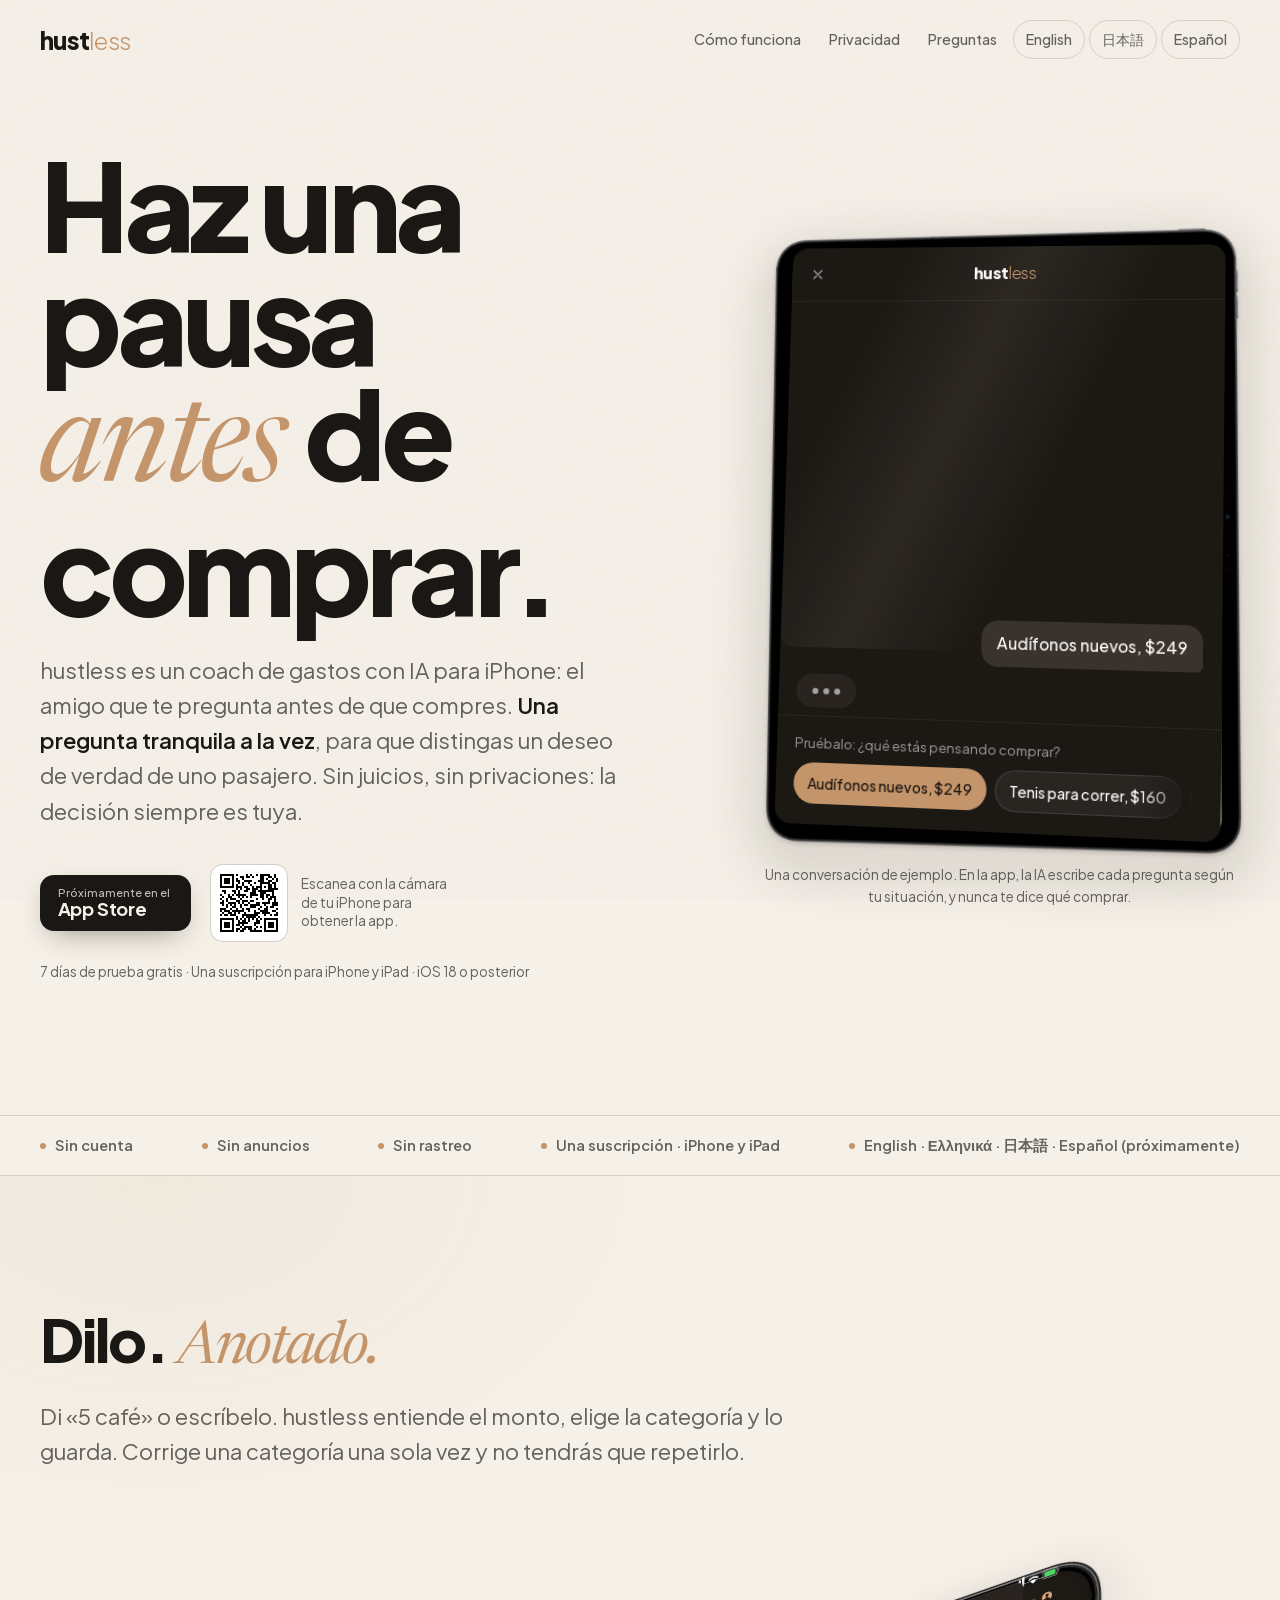
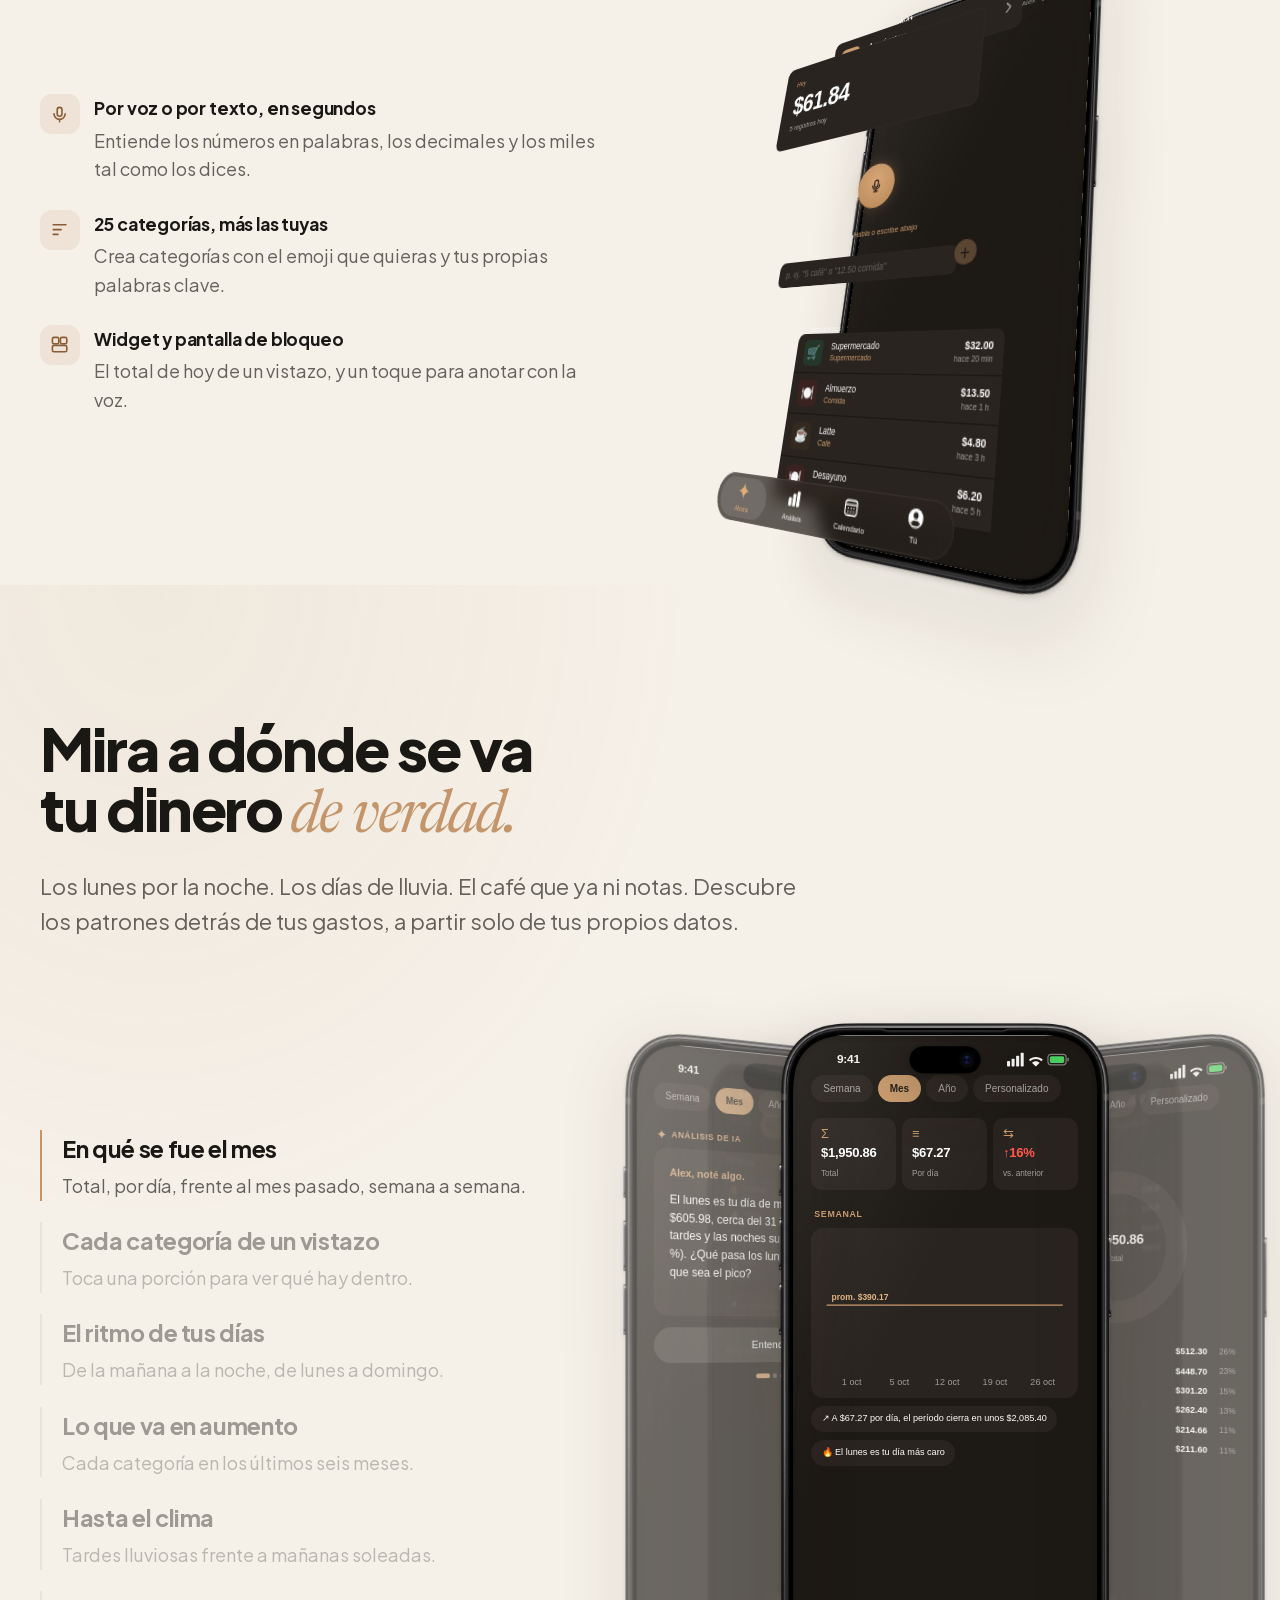
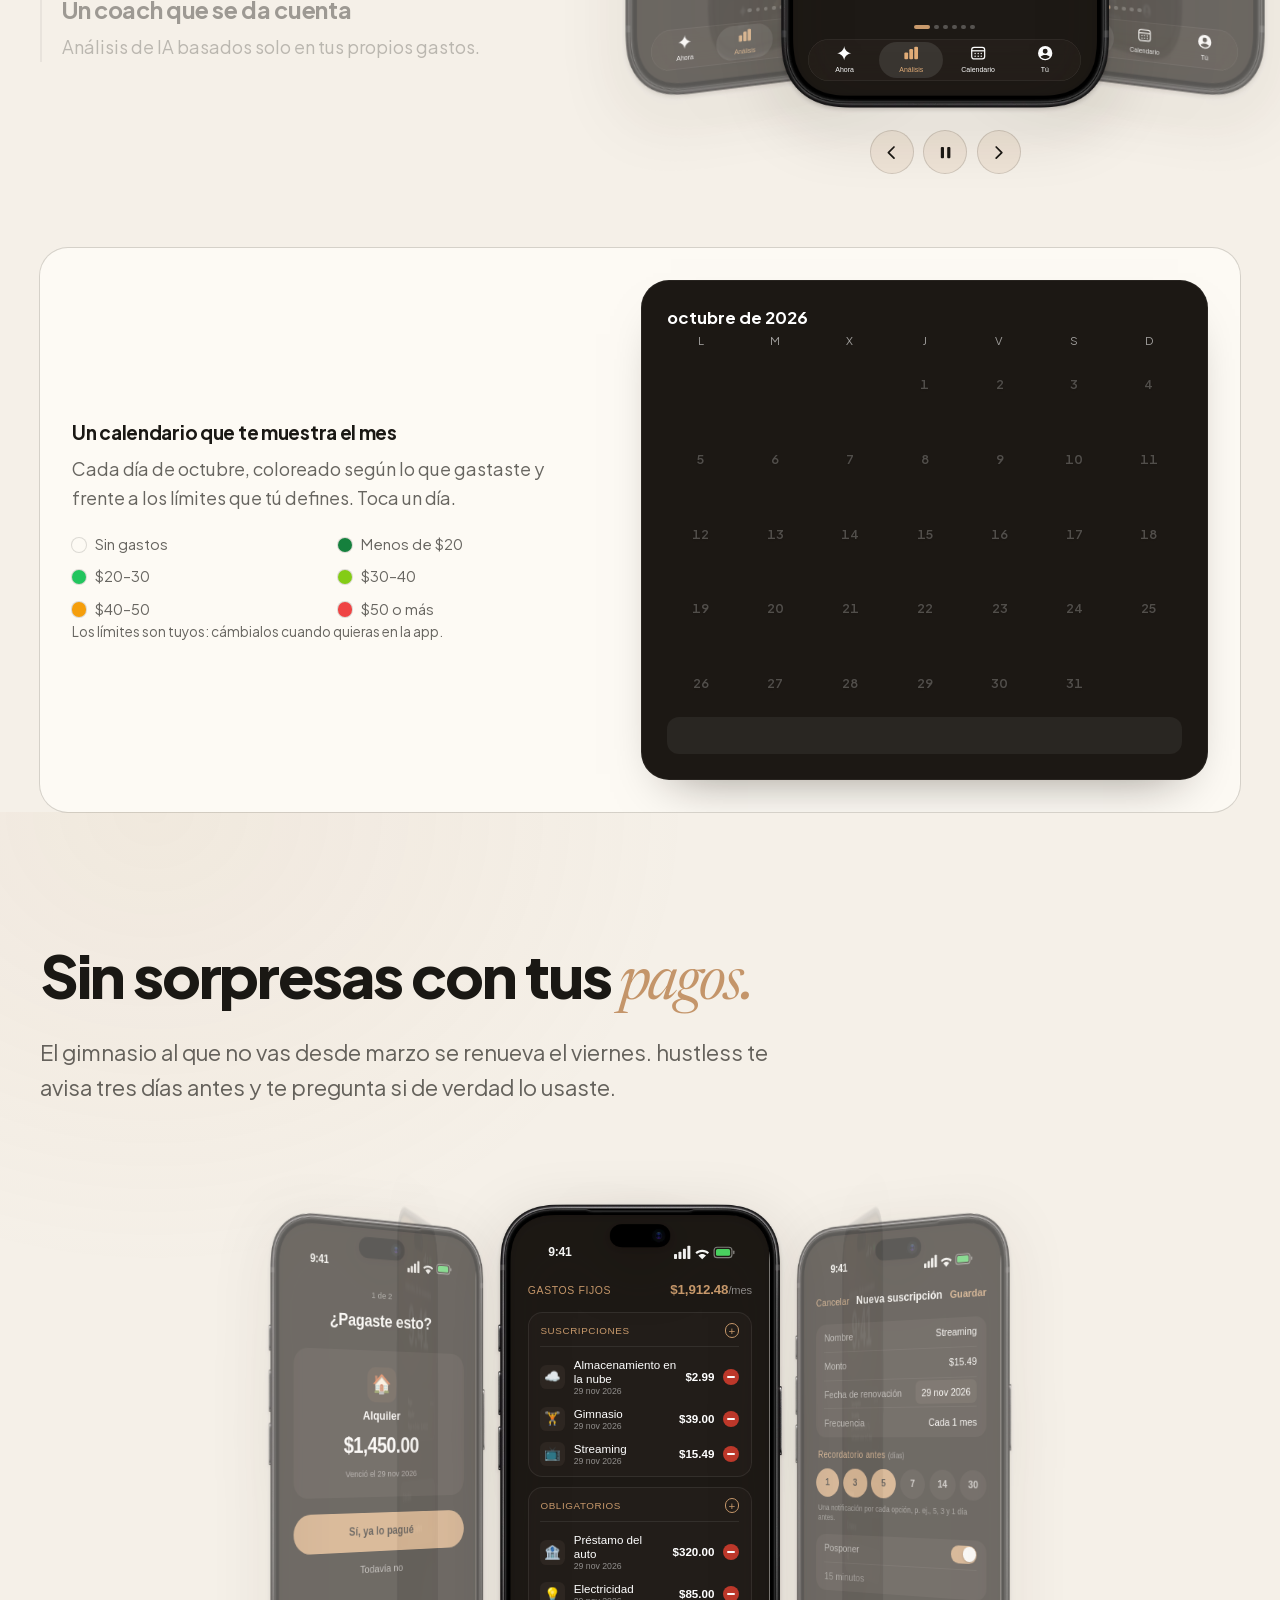
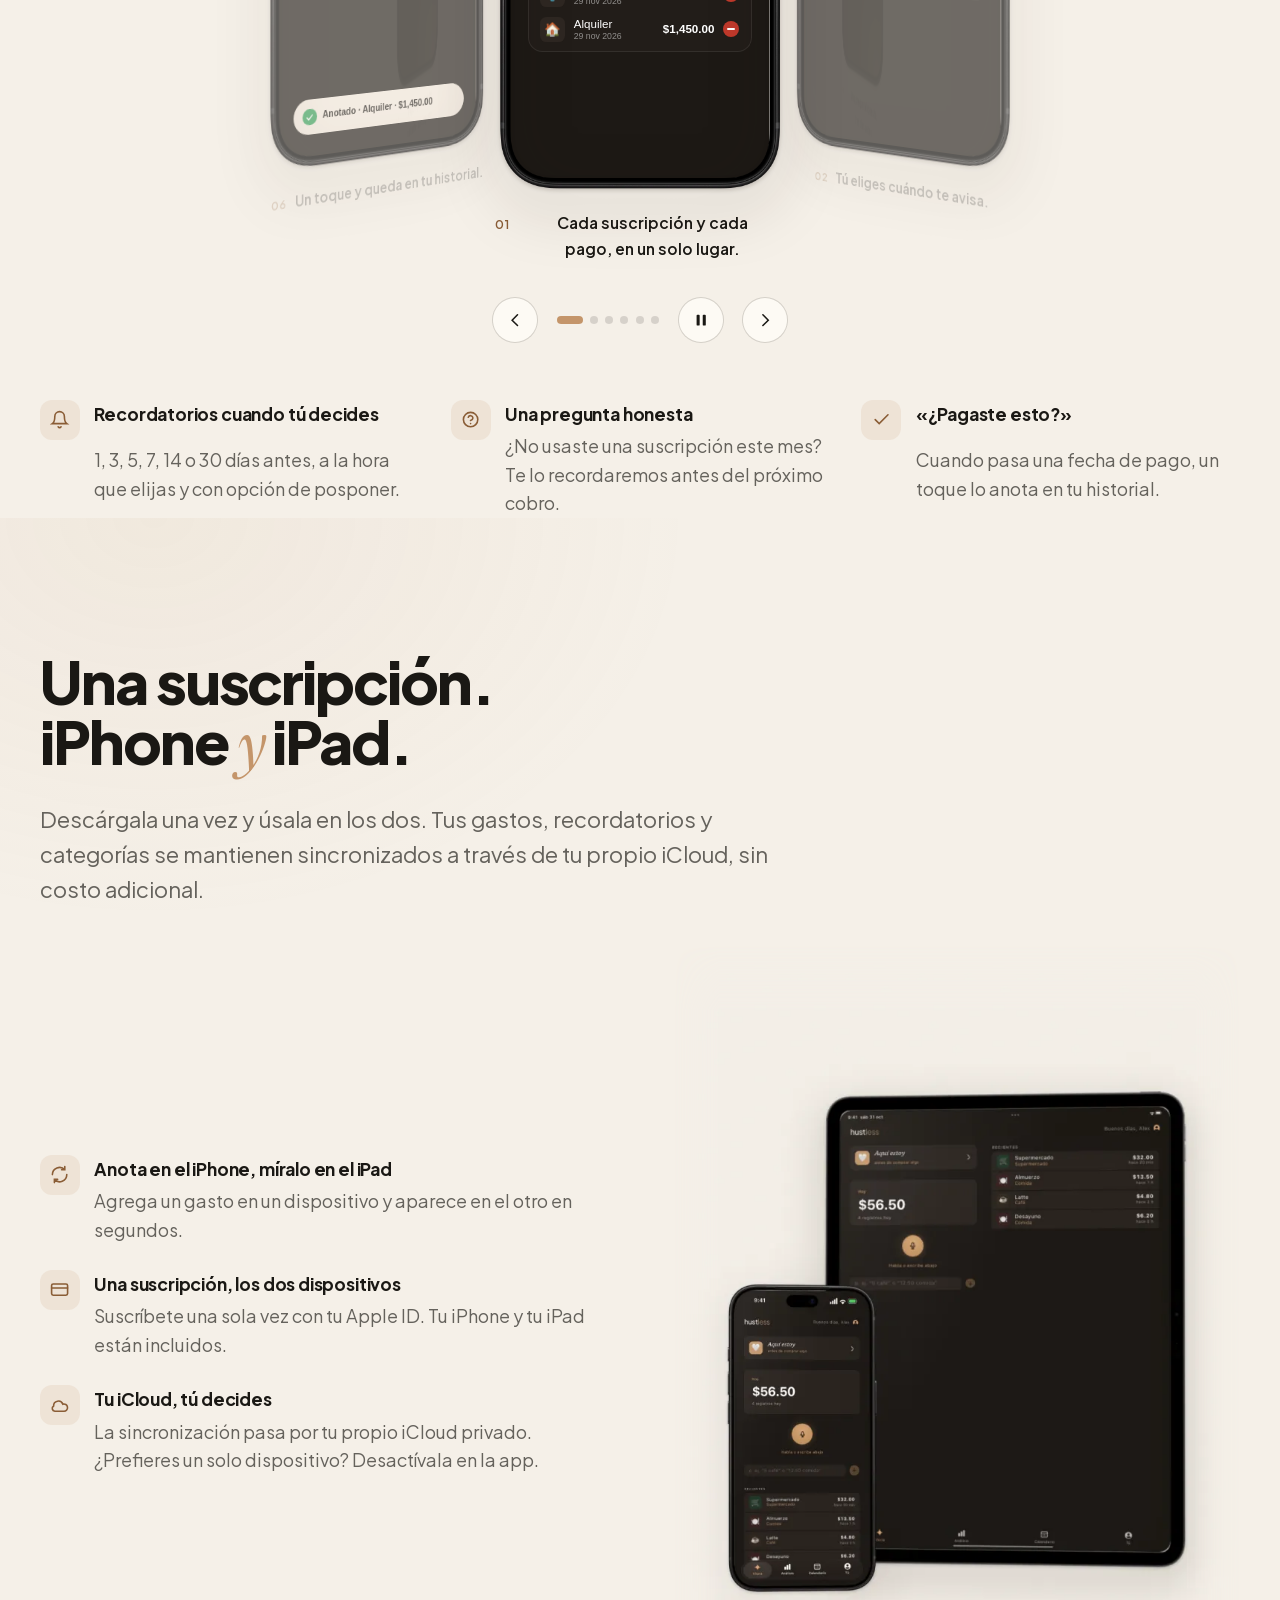
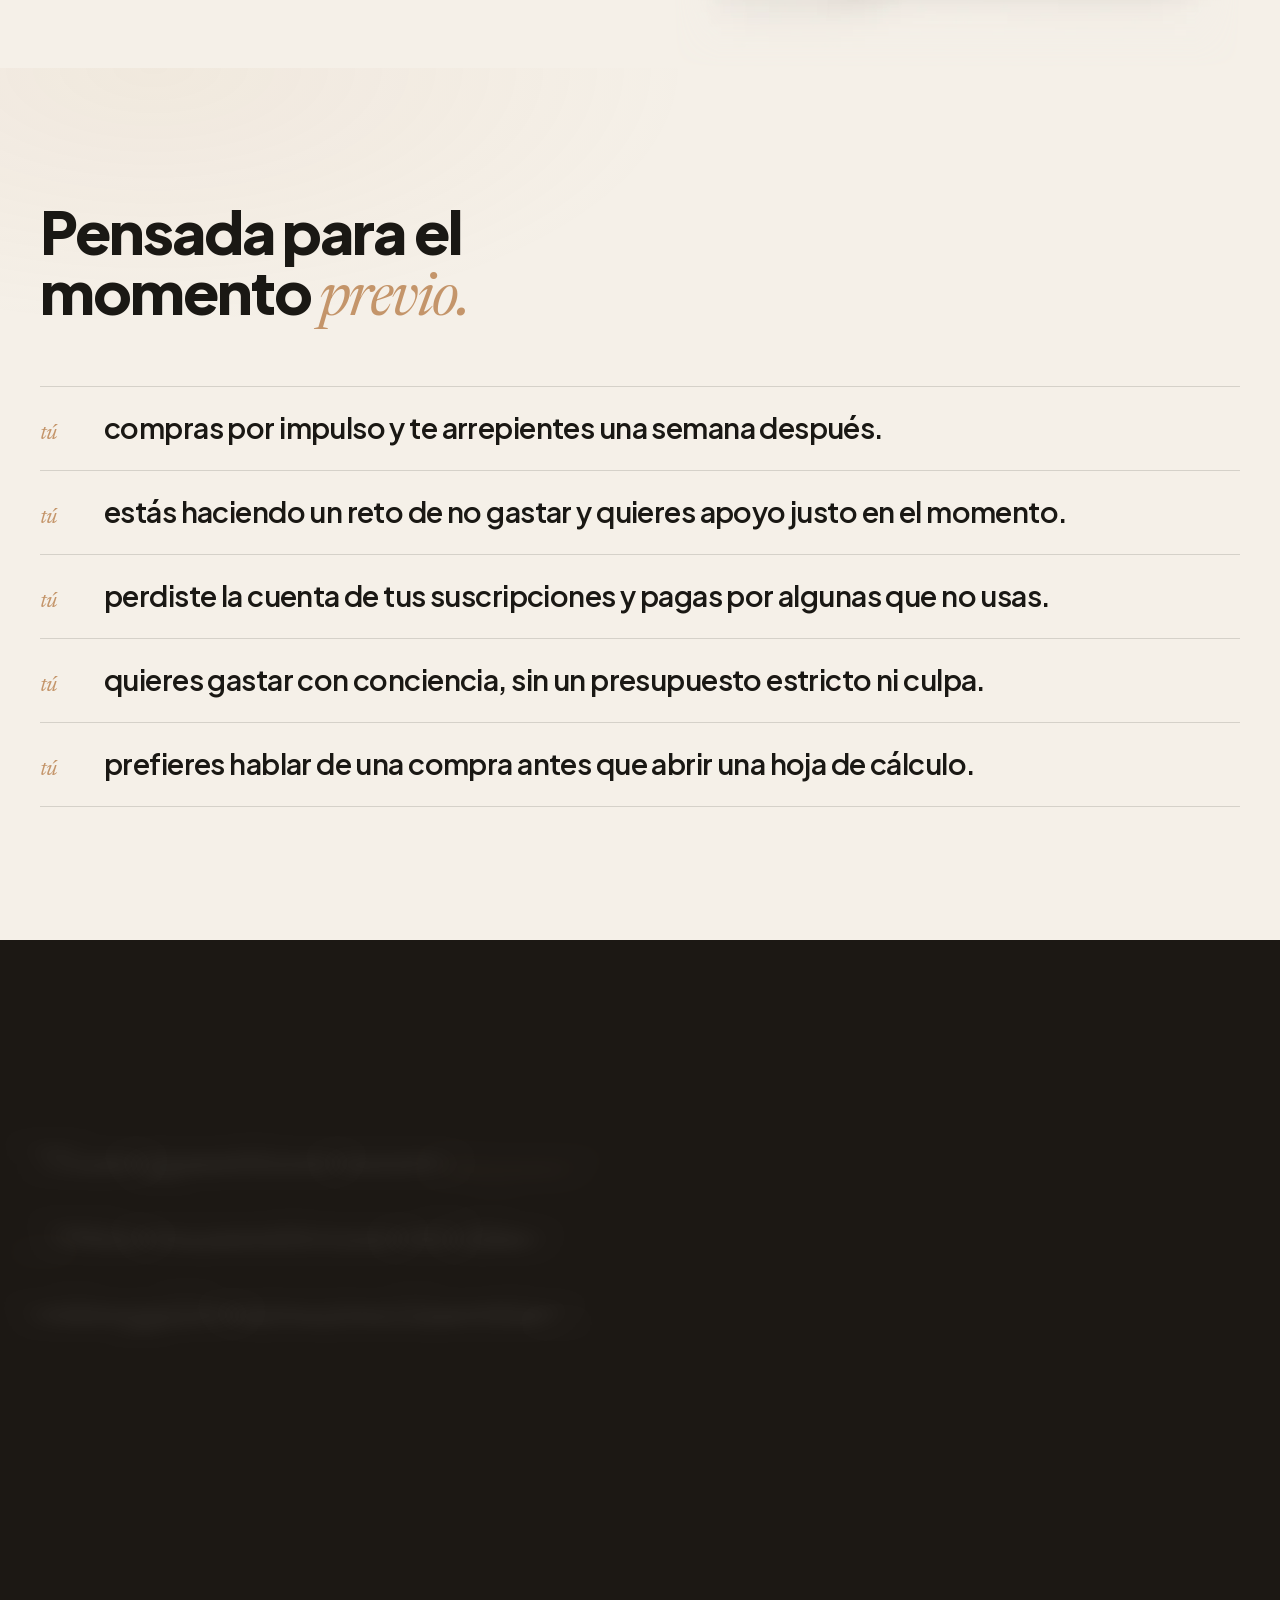
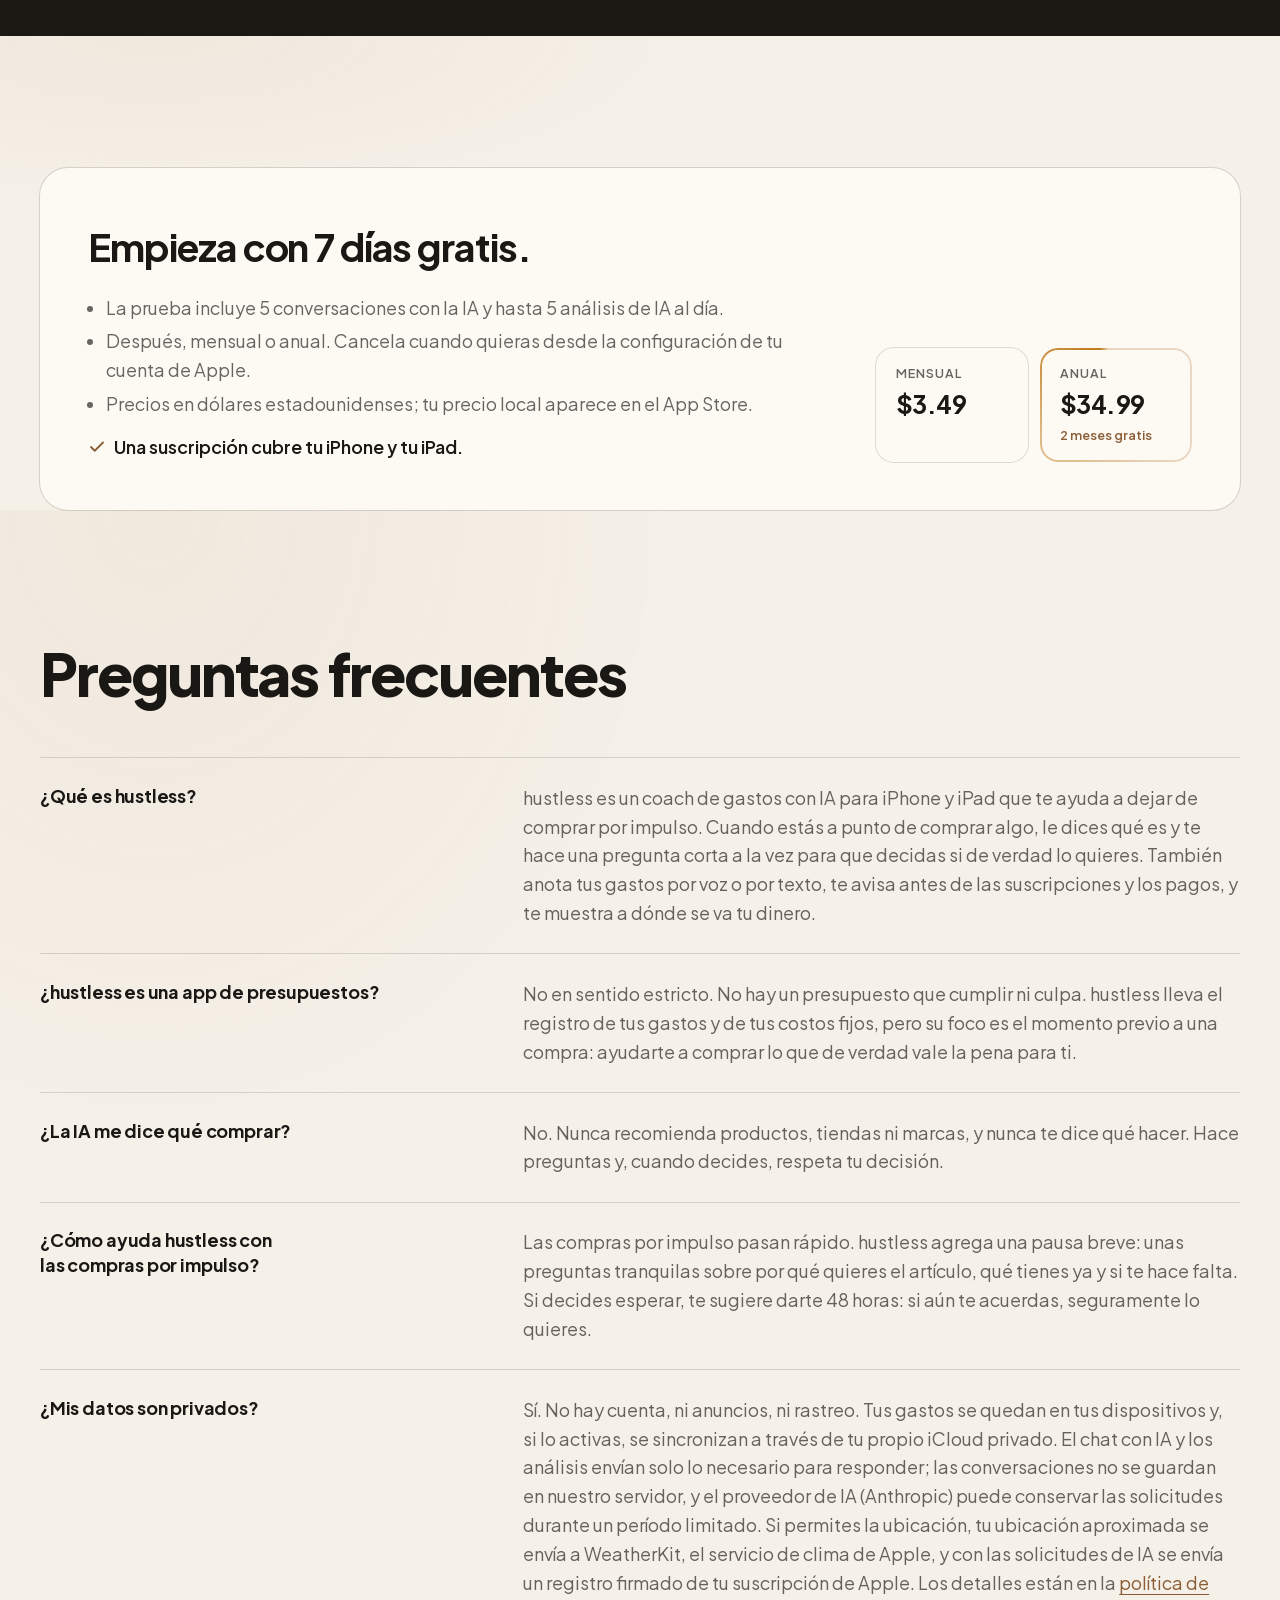
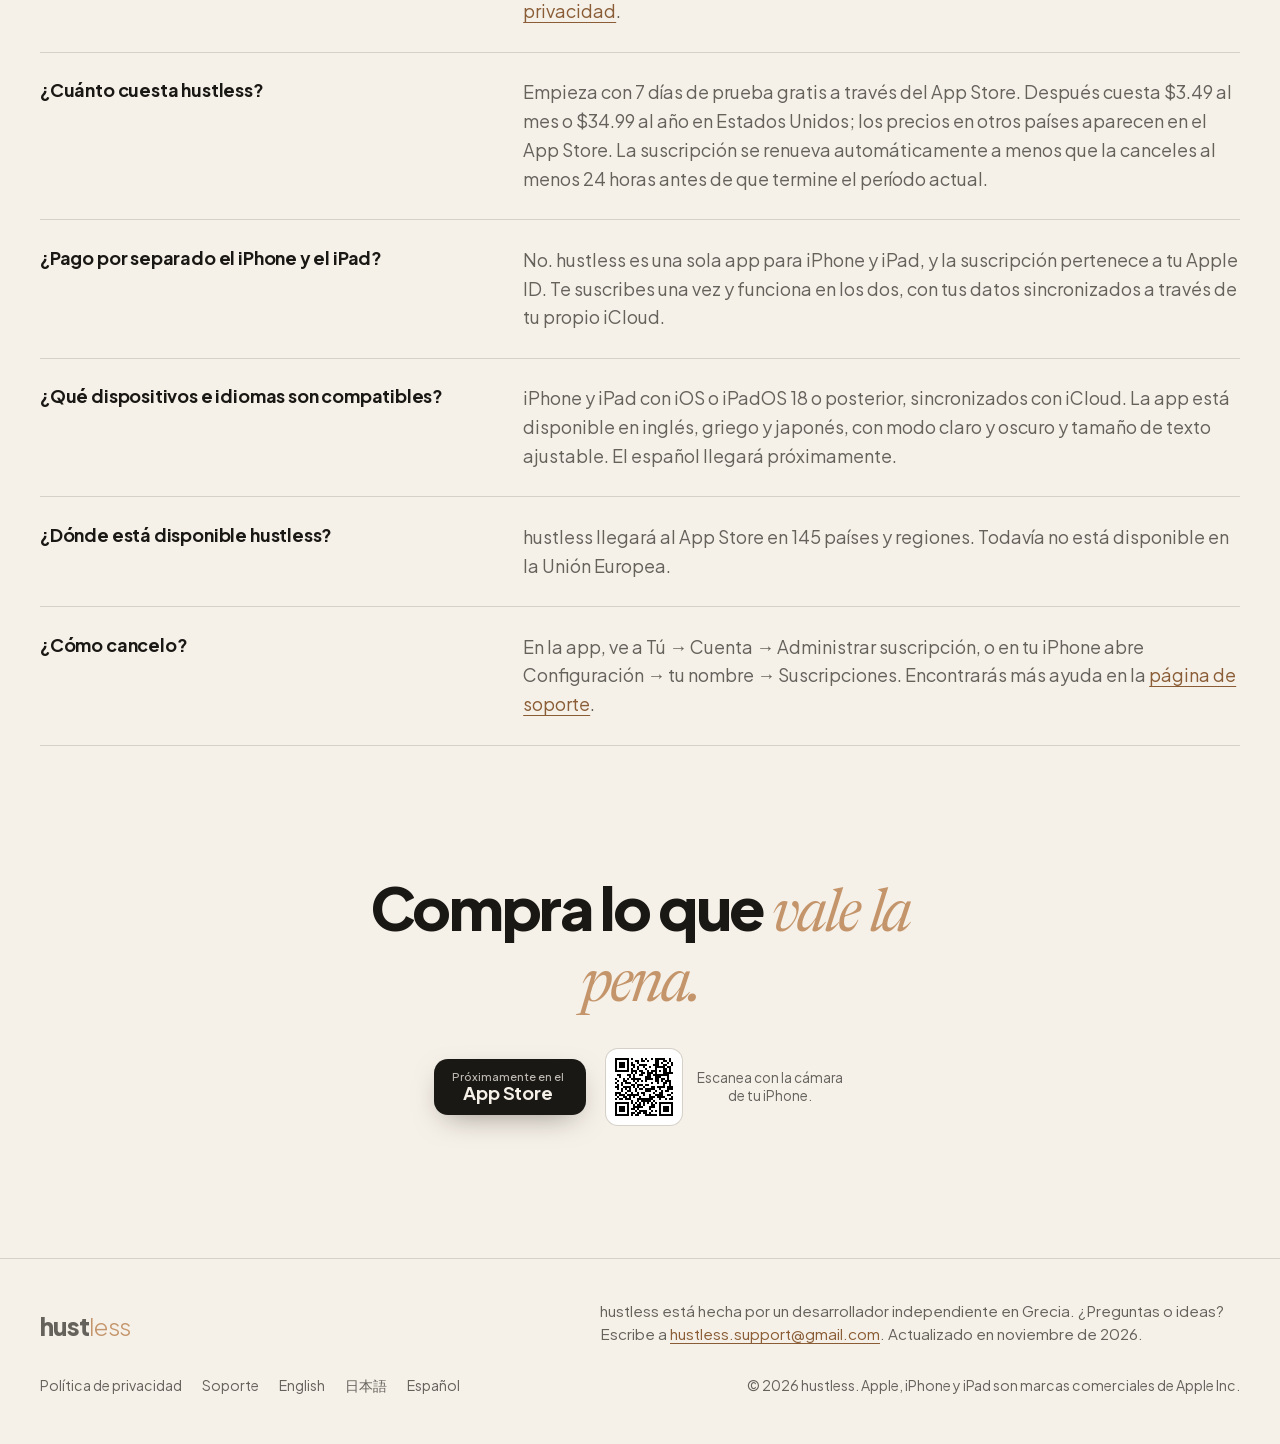
<file: es/index.html>
<!doctype html>
<html lang="es" data-variant="c" data-store="soon">
<head>
<meta charset="utf-8">
<meta name="viewport" content="width=device-width, initial-scale=1, viewport-fit=cover">
<meta http-equiv="Content-Security-Policy" content="default-src 'self'; script-src 'self'; style-src 'self'; img-src 'self' data:; font-src 'self'; connect-src 'none'; frame-src 'none'; object-src 'none'; base-uri 'self'; form-action 'none'">
<meta name="referrer" content="strict-origin-when-cross-origin">

<title>hustless app — Deja de comprar por impulso · Coach de gastos con IA para iPhone</title>
<meta name="description" content="hustless es un coach de gastos con IA para iPhone y iPad. Antes de que compres, te hace una pregunta tranquila a la vez. Anota tus gastos con la voz y controla cada suscripción y cada pago fijo.">
<link rel="canonical" href="https://hustless.app/es/">
<link rel="alternate" hreflang="en" href="https://hustless.app/">
<link rel="alternate" hreflang="ja" href="https://hustless.app/ja/">
<link rel="alternate" hreflang="es" href="https://hustless.app/es/">
<link rel="alternate" hreflang="es" href="https://hustless.app/es/">
<link rel="alternate" hreflang="x-default" href="https://hustless.app/">
<meta name="robots" content="index, follow, max-image-preview:large">
<meta name="theme-color" content="#f5f0e8" media="(prefers-color-scheme: light)">
<meta name="theme-color" content="#15120f" media="(prefers-color-scheme: dark)">
<meta name="apple-itunes-app" content="app-id=6826845830">

<meta property="og:type" content="website">
<meta property="og:site_name" content="hustless">
<meta property="og:title" content="hustless app — Haz una pausa antes de comprar">
<meta property="og:description" content="Un coach con IA que te hace una pregunta a la vez antes de que compres. Registro de gastos por voz, recordatorios de suscripciones y pagos, y privado por diseño.">
<meta property="og:url" content="https://hustless.app/es/">
<meta property="og:image" content="https://hustless.app/og-es.png">
<meta property="og:image:width" content="1200">
<meta property="og:image:height" content="630">
<meta property="og:image:alt" content="hustless — Haz una pausa antes de comprar. Un coach de gastos con IA para iPhone.">
<meta property="og:locale" content="es_LA">
<meta property="og:locale:alternate" content="en_US">
<meta property="og:locale:alternate" content="ja_JP">
<meta property="og:locale:alternate" content="es_LA">
<meta name="twitter:card" content="summary_large_image">

<link rel="icon" href="/favicon.svg" type="image/svg+xml">
<link rel="icon" href="/favicon-32.png" sizes="32x32" type="image/png">
<link rel="apple-touch-icon" href="/apple-touch-icon.png">
<link rel="preload" href="/assets/fonts/jakarta-latin.woff2" as="font" type="font/woff2" crossorigin>
<link rel="stylesheet" href="/assets/landing.css?v=20261102s">
<link rel="stylesheet" href="/assets/scenes.css?v=20261102s">
<link rel="stylesheet" href="/assets/c/c.css?v=20261104a">
<script src="/assets/early.js?v=20261102s"></script>
<script src="/assets/demo.js?v=20261102s" defer></script>
<script src="/assets/live.js?v=20261102s" defer></script>
<script src="/assets/vendor/gsap.min.js?v=3.13.0" defer></script>
<script src="/assets/vendor/ScrollTrigger.min.js?v=3.13.0" defer></script>
<script src="/assets/scenes.js?v=20261102s" defer></script>
<script src="/assets/vendor/lenis.min.js?v=1.1.13" defer></script>
<script src="/assets/c/c.js?v=20261104a" defer></script>

<script type="application/ld+json">
{
  "@context": "https://schema.org",
  "@graph": [
    {
      "@type": "WebPage",
      "@id": "https://hustless.app/es/#page",
      "url": "https://hustless.app/es/",
      "name": "hustless app — Deja de comprar por impulso · Coach de gastos con IA para iPhone",
      "inLanguage": "es",
      "isPartOf": {
        "@id": "https://hustless.app/#site"
      },
      "about": {
        "@id": "https://hustless.app/#app"
      },
      "publisher": {
        "@id": "https://hustless.app/#org"
      },
      "datePublished": "2026-10-31",
      "dateModified": "2026-11-04",
      "primaryImageOfPage": {
        "@type": "ImageObject",
        "url": "https://hustless.app/og-es.png",
        "width": 1200,
        "height": 630
      }
    },
    {
      "@type": "Organization",
      "@id": "https://hustless.app/#org",
      "name": "hustless",
      "url": "https://hustless.app/",
      "logo": "https://hustless.app/apple-touch-icon.png",
      "email": "hustless.support@gmail.com",
      "description": "hustless está hecha por un desarrollador independiente en Grecia.",
      "address": {
        "@type": "PostalAddress",
        "addressCountry": "GR"
      }
    },
    {
      "@type": "WebSite",
      "@id": "https://hustless.app/#site",
      "url": "https://hustless.app/",
      "name": "hustless",
      "inLanguage": [
        "en",
        "ja",
        "es"
      ],
      "publisher": {
        "@id": "https://hustless.app/#org"
      }
    },
    {
      "@type": "MobileApplication",
      "@id": "https://hustless.app/#app",
      "name": "hustless: Deja de comprar por impulso",
      "alternateName": "hustless",
      "description": "Un coach de gastos con IA para iPhone y iPad. Antes de una compra te hace una pregunta tranquila a la vez, para que distingas un deseo de verdad de uno pasajero. También anota tus gastos por voz, te avisa antes de cada suscripción y cada pago, y te muestra a dónde se va tu dinero.",
      "operatingSystem": "iOS 18.0 o posterior, iPadOS 18.0 o posterior",
      "applicationCategory": "FinanceApplication",
      "applicationSubCategory": "Gasto consciente",
      "inLanguage": [
        "en",
        "el",
        "ja"
      ],
      "contentRating": "18+",
      "url": "https://hustless.app/",
      "installUrl": "https://apps.apple.com/app/id6826845830",
      "publisher": {
        "@id": "https://hustless.app/#org"
      },
      "featureList": [
        "Coach con IA que te hace una pregunta a la vez antes de que compres",
        "Nunca recomienda productos",
        "Registro de gastos por voz y por texto",
        "Recordatorios antes de suscripciones y pagos",
        "Análisis de gastos y calendario con mapa de calor",
        "Widgets para la pantalla de inicio y la de bloqueo",
        "Sin cuenta, sin anuncios, sin rastreo",
        "Una suscripción para iPhone y iPad",
        "Sincronización opcional a través del iCloud del propio usuario"
      ],
      "offers": [
        {
          "@type": "Offer",
          "name": "Mensual",
          "price": "3.49",
          "priceCurrency": "USD",
          "category": "subscription"
        },
        {
          "@type": "Offer",
          "name": "Anual",
          "price": "34.99",
          "priceCurrency": "USD",
          "category": "subscription"
        }
      ],
      "screenshot": [
        "https://hustless.app/assets/img/03-now-800.webp",
        "https://hustless.app/assets/img/04-insights-800.webp",
        "https://hustless.app/assets/img/06-calendar-800.webp",
        "https://hustless.app/assets/img/ipad-en-insights-1120.webp"
      ],
      "image": "https://hustless.app/og-es.png",
      "dateModified": "2026-10-31"
    },
    {
      "@type": "FAQPage",
      "@id": "https://hustless.app/#faq",
      "inLanguage": "en",
      "mainEntity": [
        {
          "@type": "Question",
          "name": "¿Qué es hustless?",
          "acceptedAnswer": {
            "@type": "Answer",
            "text": "hustless is an AI spending coach for iPhone and iPad that helps you stop impulse buying. When you are about to buy something, you tell it what it is, and it asks one short question at a time so you can decide whether you really want it. It also logs spending by voice or text, reminds you before subscriptions and bills, and shows where your money goes."
          }
        },
        {
          "@type": "Question",
          "name": "¿La IA me dice qué comprar?",
          "acceptedAnswer": {
            "@type": "Answer",
            "text": "No. Nunca recomienda productos, tiendas ni marcas, y nunca te dice qué hacer. Hace preguntas y, cuando decides, respeta tu decisión."
          }
        },
        {
          "@type": "Question",
          "name": "¿Cómo ayuda hustless con las compras por impulso?",
          "acceptedAnswer": {
            "@type": "Answer",
            "text": "Agrega una pausa breve antes de una compra: unas preguntas tranquilas sobre por qué quieres el artículo, qué tienes ya y si te hace falta. Si decides esperar, te sugiere darte 48 horas."
          }
        },
        {
          "@type": "Question",
          "name": "¿Mis datos son privados?",
          "acceptedAnswer": {
            "@type": "Answer",
            "text": "Sí. No hay cuenta, ni anuncios, ni rastreo. Tus gastos se quedan en tus dispositivos y pueden sincronizarse a través de tu propio iCloud privado. El chat con IA y los análisis envían solo lo necesario para responder; las conversaciones no se guardan en nuestro servidor, y el proveedor de IA (Anthropic) puede conservar las solicitudes durante un período limitado. Si permites la ubicación, tu ubicación aproximada se envía a WeatherKit, el servicio de clima de Apple, y con las solicitudes de IA se envía un registro firmado de tu suscripción de Apple. Los detalles están en la política de privacidad."
          }
        },
        {
          "@type": "Question",
          "name": "¿Cuánto cuesta hustless?",
          "acceptedAnswer": {
            "@type": "Answer",
            "text": "Una prueba gratis de 7 días a través del App Store, y después $3.49 al mes o $34.99 al año en Estados Unidos. Los precios en otros países aparecen en el App Store."
          }
        },
        {
          "@type": "Question",
          "name": "¿Pago por separado el iPhone y el iPad?",
          "acceptedAnswer": {
            "@type": "Answer",
            "text": "No. hustless es una sola app para iPhone y iPad, y la suscripción pertenece a tu Apple ID. Te suscribes una vez y funciona en los dos, con tus datos sincronizados a través de tu propio iCloud."
          }
        },
        {
          "@type": "Question",
          "name": "¿Qué dispositivos e idiomas son compatibles?",
          "acceptedAnswer": {
            "@type": "Answer",
            "text": "iPhone y iPad con iOS o iPadOS 18 o posterior, en inglés, griego y japonés. El español llegará próximamente."
          }
        }
      ]
    }
  ]
}
</script>
</head>
<body>

<header class="site-header">
  <div class="wrap">
    <a class="wordmark" href="/" aria-label="Inicio de hustless"><b>hust</b><span>less</span></a>
    <nav class="site-nav" aria-label="Navegación principal">
      <a class="optional" href="#how">Cómo funciona</a>
      <a class="optional" href="#privacy">Privacidad</a>
      <a class="optional" href="#faq">Preguntas</a>
      <a class="lang" href="/" hreflang="en" lang="en">English</a>
      <a class="lang" href="/ja/" hreflang="ja" lang="ja">日本語</a>
      <a class="lang" href="/es/" hreflang="es" lang="es">Español</a>
    </nav>
  </div>
</header>

<main>
  <section class="hero" aria-labelledby="hero-heading">
    <div class="wrap">
      <div>
        <h1 id="hero-heading">Haz una pausa <span class="voice">antes</span> de comprar.</h1>
        <p class="lead">hustless es un coach de gastos con IA para iPhone: el amigo que te pregunta antes de que compres. <strong>Una pregunta tranquila a la vez</strong>, para que distingas un deseo de verdad de uno pasajero. Sin juicios, sin privaciones: la decisión siempre es tuya.</p>

        <div class="get">
          <span class="store-btn when-soon" role="note" aria-disabled="true">
            <span><small>Próximamente en el</small><b>App Store</b></span>
          </span>
          <a class="when-live" href="https://apps.apple.com/app/id6826845830?ct=landing-hero">
            <picture>
              <source srcset="/assets/img/badge-es-mx-white.svg" media="(prefers-color-scheme: dark)">
              <img src="/assets/img/badge-es-mx-black.svg" alt="Descargar en el App Store" width="150" height="50">
            </picture>
          </a>
          <div class="qr">
            <img class="qr-code" src="/assets/img/qr.svg" alt="Código QR que abre hustless en el App Store" width="76" height="76">
            <span>Escanea con la cámara de tu iPhone para obtener la app.</span>
          </div>
        </div>
        <p class="fine-print">7 días de prueba gratis · Una suscripción para iPhone y iPad · iOS 18 o posterior</p>
      </div>

      <figure class="demo-figure">
        <div class="demo-3d">
        <div class="demo" data-demo>
          <div class="demo-bar" aria-hidden="true">
            <svg class="x" viewBox="0 0 24 24" width="16" height="16" fill="none" stroke="currentColor" stroke-width="2" stroke-linecap="round" aria-hidden="true"><path d="M6 6l12 12M18 6 6 18"/></svg>
            <span class="wordmark"><b>hust</b><span>less</span></span>
            <span></span>
          </div>
          <ol class="demo-log is-pending" aria-live="polite" aria-label="Conversación de ejemplo">
            <li class="msg me">Audífonos nuevos, $249</li>
            <li class="msg ai">$249 es bastante dinero, así que veamos si esta compra vale la pena. ¿Qué les pasa a los audífonos que usas ahora?</li>
            <li class="msg me">Todavía funcionan, solo tienen 3 años</li>
            <li class="msg ai">Tres años no son tantos, y que sigan funcionando es una buena razón para hacer una pausa. ¿Qué extrañarías de verdad si te quedaras con tus audífonos actuales unos meses más?</li>
          </ol>
          <div class="demo-decide">
            <p>¿Qué decidiste?</p>
            <div class="decide-row">
              <button type="button" data-choice="buy">comprarlo</button>
              <button type="button" data-choice="wait">esperar</button>
              <button type="button" data-choice="avoid">evitar</button>
            </div>
          </div>
          <div class="demo-picker">
            <p>Pruébalo: ¿qué estás pensando comprar?</p>
            <div class="picks">
              <button type="button" aria-pressed="true">Audífonos nuevos, $249</button>
              <button type="button" aria-pressed="false">Tenis para correr, $160</button>
              <button type="button" aria-pressed="false">Chaqueta con 40% de descuento</button>
              <button type="button" aria-pressed="false">¿Qué audífonos elijo?</button>
              <button type="button" aria-pressed="false">Comida a domicilio de noche, $32</button>
              <button type="button" aria-pressed="false">Entradas para un concierto, $120</button>
            </div>
          </div>
        </div>
        </div>
        <figcaption>Una conversación de ejemplo. En la app, la IA escribe cada pregunta según tu situación, y nunca te dice qué comprar.</figcaption>
      </figure>
    </div>
  </section>

  <script type="application/json" id="demo-data">
  {
    "decisionLabels": {
      "buy": "comprarlo",
      "wait": "esperar",
      "avoid": "evitar"
    },
    "closings": {
      "buy": "Está bien. Tú decides. 👌",
      "wait": "48 horas. Si aún te acuerdas, seguramente lo quieres.",
      "avoid": "Sigue siendo tuyo. 🌿"
    },
    "scenarios": [
      {
        "label": "Audífonos nuevos, $249",
        "auto": "wait",
        "turns": [
          {
            "role": "me",
            "text": "Audífonos nuevos, $249"
          },
          {
            "role": "ai",
            "text": "$249 es bastante dinero, así que veamos si esta compra vale la pena. ¿Qué les pasa a los audífonos que usas ahora?"
          },
          {
            "role": "me",
            "text": "Todavía funcionan, solo tienen 3 años"
          },
          {
            "role": "ai",
            "text": "Tres años no son tantos, y que sigan funcionando es una buena razón para hacer una pausa. ¿Qué extrañarías de verdad si te quedaras con tus audífonos actuales unos meses más?"
          },
          {
            "role": "me",
            "text": "Probablemente nada. Solo vi un anuncio"
          },
          {
            "role": "ai",
            "text": "Los anuncios son muy buenos para hacer que unos audífonos que aún funcionan se sientan viejos. ¿Quieres darte 48 horas y ver si sigues pensando en ellos?"
          }
        ]
      },
      {
        "label": "Tenis para correr, $160",
        "auto": "buy",
        "turns": [
          {
            "role": "me",
            "text": "Tenis para correr, $160"
          },
          {
            "role": "ai",
            "text": "¡Hola, Alex! Antes de entrar en tema: ¿cómo van tus tenis actuales y con qué frecuencia corres con ellos últimamente?"
          },
          {
            "role": "me",
            "text": "Tres veces por semana. Las suelas ya están lisas"
          },
          {
            "role": "ai",
            "text": "Correr tres veces por semana con las suelas lisas es una razón de peso, no un capricho. ¿Los $160 son por el par que necesitas o por el que se veía mejor?"
          },
          {
            "role": "me",
            "text": "Es el mismo modelo que uso ahora, solo que ya se gastó"
          },
          {
            "role": "ai",
            "text": "Entonces es un reemplazo, no una mejora. Suena a una compra clara; quizás te convenga revisar si el color de la temporada pasada sale más barato."
          }
        ]
      },
      {
        "label": "Chaqueta con 40% de descuento",
        "auto": "avoid",
        "turns": [
          {
            "role": "me",
            "text": "Una chaqueta con 40% de descuento"
          },
          {
            "role": "ai",
            "text": "Un 40% de descuento se siente como una victoria. Si costara el precio completo, ¿igual la querrías?"
          },
          {
            "role": "me",
            "text": "La verdad, probablemente no"
          },
          {
            "role": "ai",
            "text": "Entonces quizás la oferta esté poniendo parte del deseo. ¿Hay algún hueco en tu clóset que esta chaqueta venga a llenar?"
          },
          {
            "role": "me",
            "text": "La verdad no. Tengo dos casi iguales"
          },
          {
            "role": "ai",
            "text": "Entonces esta sería básicamente la tercera. La oferta se acaba, las chaquetas se quedan. ¿Cómo te sentirías si la dejaras pasar?"
          }
        ]
      },
      {
        "label": "¿Qué audífonos elijo?",
        "auto": "wait",
        "turns": [
          {
            "role": "me",
            "text": "¿Qué audífonos con cancelación de ruido debería comprar?"
          },
          {
            "role": "ai",
            "text": "No puedo ayudarte a elegir entre marcas, ese no es mi papel. Lo que sí puedo es ayudarte a ver si de verdad necesitas unos audífonos nuevos. ¿Qué pasa con los que tienes?"
          },
          {
            "role": "me",
            "text": "El lado izquierdo se corta en el tren"
          },
          {
            "role": "ai",
            "text": "Eso desespera rápido en un trayecto diario. ¿Cuántas horas a la semana pasas en ese tren?"
          },
          {
            "role": "me",
            "text": "Unas seis horas"
          },
          {
            "role": "ai",
            "text": "Seis horas es mucho tiempo escuchando. ¿Podría una reparación o un par sencillo cubrirte mientras decides qué quieres de verdad?"
          }
        ]
      },
      {
        "label": "Comida a domicilio de noche, $32",
        "auto": "buy",
        "turns": [
          {
            "role": "me",
            "text": "Comida a domicilio, $32"
          },
          {
            "role": "ai",
            "text": "Es tarde y seguro ya fue un día largo, es normal. ¿Esto es tu cena, o es algo extra además de la cena?"
          },
          {
            "role": "me",
            "text": "Es mi cena. No planeé nada"
          },
          {
            "role": "ai",
            "text": "Eso pasa. ¿Hay algo en casa que puedas armar en diez minutos, o hoy toca pedir a domicilio?"
          },
          {
            "role": "me",
            "text": "No tengo nada en casa, la verdad"
          },
          {
            "role": "ai",
            "text": "Entonces pedir es tu cena, no un antojo. Disfrútala; tal vez elige el lugar que no cobra envío."
          }
        ]
      },
      {
        "label": "Entradas para un concierto, $120",
        "auto": "buy",
        "turns": [
          {
            "role": "me",
            "text": "Entradas para un concierto, $120"
          },
          {
            "role": "ai",
            "text": "Eso suena a algo que se espera con muchas ganas. ¿Es una banda que querías ver desde hace tiempo?"
          },
          {
            "role": "me",
            "text": "Desde que tenía 16. Es su primera gira en 8 años"
          },
          {
            "role": "ai",
            "text": "Entonces este deseo ha durado años, no minutos. ¿Los $120 caben este mes sin recortar otra cosa?"
          },
          {
            "role": "me",
            "text": "Sí, aparté dinero para esto en marzo"
          },
          {
            "role": "ai",
            "text": "Entonces lo planeaste. Así se ve una compra que vale la pena. 🎶"
          }
        ]
      }
    ]
  }
  </script>

  <div class="facts">
    <ul class="wrap" aria-label="De un vistazo">
      <li>Sin cuenta</li>
      <li>Sin anuncios</li>
      <li>Sin rastreo</li>
      <li>Una suscripción · iPhone y iPad</li>
      <li>English · Ελληνικά · 日本語 · Español (próximamente)</li>
    </ul>
  </div>

  <section class="chapter" id="how" aria-labelledby="ch1">
    <div class="wrap">
      <div class="chapter-head">
        <div>
          <h2 id="ch1">Dilo. <span class="voice">Anotado.</span></h2>
        </div>
        <p>Di «5 café» o escríbelo. hustless entiende el monto, elige la categoría y lo guarda. Corrige una categoría una sola vez y no tendrás que repetirlo.</p>
      </div>
      <div class="split">
        <ul class="points">
          <li>
            <span class="dot" aria-hidden="true"><svg viewBox="0 0 24 24" fill="none" stroke="currentColor" stroke-width="2" stroke-linecap="round"><rect x="9" y="3" width="6" height="11" rx="3"/><path d="M5 11a7 7 0 0 0 14 0M12 18v3"/></svg></span>
            <h3>Por voz o por texto, en segundos</h3>
            <p>Entiende los números en palabras, los decimales y los miles tal como los dices.</p>
          </li>
          <li>
            <span class="dot" aria-hidden="true"><svg viewBox="0 0 24 24" fill="none" stroke="currentColor" stroke-width="2" stroke-linecap="round"><path d="M4 6h16M4 12h10M4 18h6"/></svg></span>
            <h3>25 categorías, más las tuyas</h3>
            <p>Crea categorías con el emoji que quieras y tus propias palabras clave.</p>
          </li>
          <li>
            <span class="dot" aria-hidden="true"><svg viewBox="0 0 24 24" fill="none" stroke="currentColor" stroke-width="2" stroke-linecap="round"><rect x="3" y="3" width="8" height="8" rx="2"/><rect x="13" y="3" width="8" height="8" rx="2"/><rect x="3" y="13" width="18" height="8" rx="2"/></svg></span>
            <h3>Widget y pantalla de bloqueo</h3>
            <p>El total de hoy de un vistazo, y un toque para anotar con la voz.</p>
          </li>
        </ul>
        <div class="phones">
          <div class="phone live">
            <div class="ls" role="img" aria-label="Un ejemplo en vivo de la pantalla Ahora de hustless: alguien dice «Cena 24.50», la app reconoce el monto y la categoría Comida, el gasto aparece al inicio de la lista de recientes y el total de hoy sube." data-live-phone>
              <div class="ls-status"><span>9:41</span><svg viewBox="0 0 82 20" fill="currentColor" aria-hidden="true"><rect x="0" y="12" width="4" height="7" rx="1"/><rect x="6" y="9" width="4" height="10" rx="1"/><rect x="12" y="5" width="4" height="14" rx="1"/><rect x="18" y="1" width="4" height="18" rx="1"/><path d="M38 6.5c3.6 0 6.8 1.4 9.2 3.6l-2 2c-1.9-1.7-4.4-2.8-7.2-2.8s-5.3 1.1-7.2 2.8l-2-2c2.4-2.2 5.6-3.6 9.2-3.6zm0 5.6c2 0 3.8.8 5.1 2l-5.1 5.1-5.1-5.1c1.3-1.2 3.1-2 5.1-2z"/><rect x="54" y="3" width="24" height="14" rx="4" fill="none" stroke="currentColor" stroke-opacity=".45" stroke-width="1.6"/><rect x="56.5" y="5.5" width="19" height="9" rx="2.2" fill="#4cd964"/><rect x="79.5" y="7.5" width="2" height="5" rx="1" fill-opacity=".45"/></svg></div>
              <div class="ls-top"><span class="ls-brand">hust<span>less</span></span><span class="ls-greet">Buenos días, Alex</span><span class="ls-avatar"></span></div>
              <div class="ls-card ls-here"><span class="ls-heart">🤍</span><span><i>Aquí estoy</i><small>antes de comprar algo</small></span><svg viewBox="0 0 10 18" fill="none" stroke="currentColor" stroke-width="2.4" stroke-linecap="round" stroke-linejoin="round" aria-hidden="true"><path d="M2 2l6 7-6 7"/></svg></div>
              <div class="ls-card ls-today"><small>Hoy</small><b class="ls-total ls-swap">$61.84</b><span class="ls-count ls-swap">5 registros hoy</span></div>
              <div class="ls-mic"><span class="ls-ring"></span><span class="ls-ring"></span><span class="ls-mic-btn"><svg viewBox="0 0 24 24" fill="none" stroke="currentColor" stroke-width="2.2" stroke-linecap="round" aria-hidden="true"><rect x="8.5" y="2.5" width="7" height="12" rx="3.5"/><path d="M5 11a7 7 0 0 0 14 0M12 18v3.5M8.5 21.5h7"/></svg></span></div>
              <p class="ls-hint"><span class="idle">Habla o escribe abajo</span><span class="listen"><span class="ls-wave"><i></i><i></i><i></i><i></i></span>Escuchando…</span></p>
              <div class="ls-field"><span class="ls-ph">p. ej. &quot;5 café&quot; o &quot;12.50 comida&quot;</span><span class="ls-input"></span><span class="ls-cat"></span></div>
              <span class="ls-plus">+</span>
              <p class="ls-recent">RECIENTES</p>
              <div class="ls-list ls-swap"><ul>
            <li class="ls-row" data-vars="--tone:#24382a"><span class="ico">🛒</span><span class="nm">Supermercado<small>Supermercado</small></span><span class="am">$32.00<small>hace 20 min</small></span></li>
            <li class="ls-row" data-vars="--tone:#3a2220"><span class="ico">🍽️</span><span class="nm">Almuerzo<small>Comida</small></span><span class="am">$13.50<small>hace 1 h</small></span></li>
            <li class="ls-row" data-vars="--tone:#33291f"><span class="ico">☕</span><span class="nm">Latte<small>Café</small></span><span class="am">$4.80<small>hace 3 h</small></span></li>
            <li class="ls-row" data-vars="--tone:#3a2220"><span class="ico">🍽️</span><span class="nm">Desayuno<small>Comida</small></span><span class="am">$6.20<small>hace 5 h</small></span></li>
              </ul></div>
              <div class="ls-tabs"><span class="on"><svg viewBox="0 0 24 24" fill="currentColor" aria-hidden="true"><path d="M12 1.5c.5 5.6 4.9 10 10.5 10.5-5.6.5-10 4.9-10.5 10.5C11.5 16.9 7.1 12.5 1.5 12 7.1 11.5 11.5 7.1 12 1.5z"/></svg>Ahora</span><span><svg viewBox="0 0 24 24" fill="currentColor" aria-hidden="true"><rect x="2" y="11" width="5.5" height="10" rx="1.6"/><rect x="9.25" y="6" width="5.5" height="15" rx="1.6"/><rect x="16.5" y="2.5" width="5.5" height="18.5" rx="1.6"/></svg>Análisis</span><span><svg viewBox="0 0 24 24" fill="none" stroke="currentColor" stroke-width="1.8" aria-hidden="true"><rect x="2.5" y="3.5" width="19" height="17" rx="3.5"/><path d="M2.5 8.5h19" /><g fill="currentColor" stroke="none"><circle cx="7.5" cy="12.5" r="1"/><circle cx="12" cy="12.5" r="1"/><circle cx="16.5" cy="12.5" r="1"/><circle cx="7.5" cy="16.5" r="1"/><circle cx="12" cy="16.5" r="1"/><circle cx="16.5" cy="16.5" r="1"/></g></svg>Calendario</span><span><svg viewBox="0 0 24 24" fill="currentColor" aria-hidden="true"><path d="M12 1.5a10.5 10.5 0 1 0 0 21 10.5 10.5 0 0 0 0-21zm0 4a3.6 3.6 0 1 1 0 7.2 3.6 3.6 0 0 1 0-7.2zm0 15c-2.7 0-5.1-1.2-6.7-3.2 1.4-1.9 4-2.8 6.7-2.8s5.3.9 6.7 2.8c-1.6 2-4 3.2-6.7 3.2z"/></svg>Tú</span></div>
            </div>
          </div>
          <script type="application/json" id="live-data">
  {
    "locale": "es-MX",
    "currency": "MXN",
    "countLabel": "{n} registros hoy",
    "now": "ahora",
    "secondsAgo": "hace {n} s",
    "start": {
      "total": 61.84,
      "count": 5
    },
    "rows": [
      [
        "Supermercado",
        "Supermercado",
        "🛒",
        "#24382a",
        32.0,
        "hace 20 min"
      ],
      [
        "Almuerzo",
        "Comida",
        "🍽️",
        "#3a2220",
        13.5,
        "hace 1 h"
      ],
      [
        "Latte",
        "Café",
        "☕",
        "#33291f",
        4.8,
        "hace 3 h"
      ],
      [
        "Desayuno",
        "Comida",
        "🍽️",
        "#3a2220",
        6.2,
        "hace 5 h"
      ]
    ],
    "entries": [
      {
        "tokens": [
          "Cena",
          " ",
          {
            "t": "24.50",
            "amt": true
          }
        ],
        "name": "Cena",
        "cat": "Comida",
        "emoji": "🍽️",
        "tone": "#3a2220",
        "amount": 24.5
      },
      {
        "tokens": [
          "Taxi",
          " ",
          {
            "t": "18",
            "amt": true
          }
        ],
        "name": "Taxi",
        "cat": "Transporte",
        "emoji": "🚕",
        "tone": "#3a3320",
        "amount": 18
      },
      {
        "tokens": [
          {
            "t": "5",
            "amt": true
          },
          " ",
          "café"
        ],
        "name": "Café",
        "cat": "Café",
        "emoji": "☕",
        "tone": "#33291f",
        "amount": 5
      }
    ]
  }
  </script>
        </div>
      </div>
    </div>
  </section>


  <section class="chapter" aria-labelledby="ch3">
    <div class="wrap">
      <div class="chapter-head">
        <div>
          <h2 id="ch3">Mira a dónde se va tu dinero <span class="voice">de verdad.</span></h2>
        </div>
        <p>Los lunes por la noche. Los días de lluvia. El café que ya ni notas. Descubre los patrones detrás de tus gastos, a partir solo de tus propios datos.</p>
      </div>
      <!-- scene:cube -->
      <div class="cube-scene" data-cube-scene>
        <ol class="cube-steps">
<li class="is-on" data-step="0"><b>En qué se fue el mes</b><span>Total, por día, frente al mes pasado, semana a semana.</span></li>
<li data-step="1"><b>Cada categoría de un vistazo</b><span>Toca una porción para ver qué hay dentro.</span></li>
<li data-step="2"><b>El ritmo de tus días</b><span>De la mañana a la noche, de lunes a domingo.</span></li>
<li data-step="3"><b>Lo que va en aumento</b><span>Cada categoría en los últimos seis meses.</span></li>
<li data-step="4"><b>Hasta el clima</b><span>Tardes lluviosas frente a mañanas soleadas.</span></li>
<li data-step="5"><b>Un coach que se da cuenta</b><span>Análisis de IA basados solo en tus propios gastos.</span></li>
        </ol>
        <div class="cube-stage">
          <div class="phone cube-phone">
            <div class="ls cube-screen" role="img" aria-label="La pantalla Análisis de hustless girando como un cubo por seis vistas: total del mes y barras semanales, categorías, hora del día y día de la semana, tendencias por categoría, patrones según el clima y un análisis de IA.">
              <div class="ls-status"><span>9:41</span><svg viewBox="0 0 82 20" fill="currentColor" aria-hidden="true"><rect x="0" y="12" width="4" height="7" rx="1"/><rect x="6" y="9" width="4" height="10" rx="1"/><rect x="12" y="5" width="4" height="14" rx="1"/><rect x="18" y="1" width="4" height="18" rx="1"/><path d="M38 6.5c3.6 0 6.8 1.4 9.2 3.6l-2 2c-1.9-1.7-4.4-2.8-7.2-2.8s-5.3 1.1-7.2 2.8l-2-2c2.4-2.2 5.6-3.6 9.2-3.6zm0 5.6c2 0 3.8.8 5.1 2l-5.1 5.1-5.1-5.1c1.3-1.2 3.1-2 5.1-2z"/><rect x="54" y="3" width="24" height="14" rx="4" fill="none" stroke="currentColor" stroke-opacity=".45" stroke-width="1.6"/><rect x="56.5" y="5.5" width="19" height="9" rx="2.2" fill="#4cd964"/><rect x="79.5" y="7.5" width="2" height="5" rx="1" fill-opacity=".45"/></svg></div>
              <div class="cp-period"><span>Semana</span><span class="on">Mes</span><span>Año</span><span>Personalizado</span></div>
              <div class="cube-view"><div class="cube">
<div class="cube-side" data-side="0"><section class="cube-page is-shown" data-page="0">
      <div class="cp-stats">
        <div><i>Σ</i><b>$1,950.86</b><small>Total</small></div>
        <div><i>≡</i><b>$67.27</b><small>Por día</small></div>
        <div><i>⇆</i><b class="up">↑16%</b><small>vs. anterior</small></div>
      </div>
      <p class="cp-label">SEMANAL</p>
      <div class="cp-card"><svg class="cp-svg" viewBox="0 0 100 62" aria-hidden="true"><defs><linearGradient id="cg-hi" x1="0" y1="0" x2="0" y2="1"><stop offset="0" stop-color="#d9a878"/><stop offset="1" stop-color="#b98757"/></linearGradient><linearGradient id="cg-lo" x1="0" y1="0" x2="0" y2="1"><stop offset="0" stop-color="#6b5240"/><stop offset="1" stop-color="#4a3a2e"/></linearGradient></defs><rect class="bar" data-vars="--d:0ms" x="6" y="44.33" width="14" height="7.67" rx="2.2" fill="url(#cg-lo)"/><rect class="bar" data-vars="--d:70ms" x="25" y="8.00" width="14" height="44.00" rx="2.2" fill="url(#cg-hi)"/><rect class="bar" data-vars="--d:140ms" x="44" y="26.32" width="14" height="25.68" rx="2.2" fill="url(#cg-lo)"/><rect class="bar" data-vars="--d:210ms" x="63" y="27.77" width="14" height="24.23" rx="2.2" fill="url(#cg-lo)"/><rect class="bar" data-vars="--d:280ms" x="82" y="29.22" width="14" height="22.78" rx="2.2" fill="url(#cg-lo)"/><line class="avg" x1="3" x2="97" y1="27.13" y2="27.13" pathLength="1"/><text class="avg-t" x="5" y="25.13">prom. $390.17</text><text x="13" y="59" text-anchor="middle">1 oct</text><text x="32" y="59" text-anchor="middle">5 oct</text><text x="51" y="59" text-anchor="middle">12 oct</text><text x="70" y="59" text-anchor="middle">19 oct</text><text x="89" y="59" text-anchor="middle">26 oct</text></svg></div>
      <p class="cp-chip">↗ A $67.27 por día, el período cierra en unos $2,085.40</p>
      <p class="cp-chip">🔥 El lunes es tu día más caro</p>
    </section><section class="cube-page" data-page="4">
      <p class="cp-label">PATRONES</p>
      <ul class="cp-weather"><li><span class="wx">☀️</span><span class="nm">Despejado<small>38 veces</small></span><i><em data-vars="--w:44.0%;--d:0ms"></em></i><b>prom. $6.20</b></li><li><span class="wx">☁️</span><span class="nm">Nublado<small>21 veces</small></span><i><em data-vars="--w:66.7%;--d:90ms"></em></i><b>prom. $9.40</b></li><li><span class="wx">🌧️</span><span class="nm">Lluvia<small>14 veces</small></span><i><em data-vars="--w:100.0%;--d:180ms" class="hi"></em></i><b>prom. $14.10</b></li><li><span class="wx">❄️</span><span class="nm">Nieve<small>3 veces</small></span><i><em data-vars="--w:80.1%;--d:270ms"></em></i><b>prom. $11.30</b></li></ul>
      <p class="cp-note">🌧️ Las tardes lluviosas te cuestan unas 2.3 veces más que las mañanas despejadas.</p>
      <p class="cp-label">Estacionalidad</p>
      <div class="cp-card slim"><svg class="cp-svg" viewBox="0 0 100 24" aria-hidden="true"><rect class="bar" data-vars="--d:0ms" x="2.00" y="9.60" width="5.6" height="12.40" rx="1.2" fill="#4f3e31"/><rect class="bar" data-vars="--d:40ms" x="10.10" y="11.00" width="5.6" height="11.00" rx="1.2" fill="#4f3e31"/><rect class="bar" data-vars="--d:80ms" x="18.20" y="8.00" width="5.6" height="14.00" rx="1.2" fill="#4f3e31"/><rect class="bar" data-vars="--d:120ms" x="26.30" y="8.80" width="5.6" height="13.20" rx="1.2" fill="#4f3e31"/><rect class="bar" data-vars="--d:160ms" x="34.40" y="7.20" width="5.6" height="14.80" rx="1.2" fill="#4f3e31"/><rect class="bar" data-vars="--d:200ms" x="42.50" y="6.00" width="5.6" height="16.00" rx="1.2" fill="#4f3e31"/><rect class="bar" data-vars="--d:240ms" x="50.60" y="3.60" width="5.6" height="18.40" rx="1.2" fill="#4f3e31"/><rect class="bar" data-vars="--d:280ms" x="58.70" y="5.00" width="5.6" height="17.00" rx="1.2" fill="#4f3e31"/><rect class="bar" data-vars="--d:320ms" x="66.80" y="7.80" width="5.6" height="14.20" rx="1.2" fill="#4f3e31"/><rect class="bar" data-vars="--d:360ms" x="74.90" y="6.40" width="5.6" height="15.60" rx="1.2" fill="#4f3e31"/><rect class="bar" data-vars="--d:400ms" x="83.00" y="4.40" width="5.6" height="17.60" rx="1.2" fill="#4f3e31"/><rect class="bar" data-vars="--d:440ms" x="91.10" y="2.00" width="5.6" height="20.00" rx="1.2" fill="#d6a676"/></svg></div>
    </section></div>
<div class="cube-side" data-side="1"><section class="cube-page is-shown" data-page="1">
      <p class="cp-label">CATEGORÍAS</p>
      <div class="cp-donut"><svg viewBox="0 0 100 100" aria-hidden="true"><circle cx="50" cy="50" r="38" class="track" pathLength="100"/><circle class="seg" data-vars="--d:0ms;--p:25.06" cx="50" cy="50" r="38" pathLength="100" stroke="#d6a676" stroke-dasharray="25.06 100" stroke-dashoffset="-0.00"/><circle class="seg" data-vars="--d:90ms;--p:21.80" cx="50" cy="50" r="38" pathLength="100" stroke="#c46a4a" stroke-dasharray="21.80 100" stroke-dashoffset="-26.26"/><circle class="seg" data-vars="--d:180ms;--p:14.24" cx="50" cy="50" r="38" pathLength="100" stroke="#8fa268" stroke-dasharray="14.24 100" stroke-dashoffset="-49.26"/><circle class="seg" data-vars="--d:270ms;--p:12.25" cx="50" cy="50" r="38" pathLength="100" stroke="#e9cfa6" stroke-dasharray="12.25 100" stroke-dashoffset="-64.70"/><circle class="seg" data-vars="--d:360ms;--p:9.80" cx="50" cy="50" r="38" pathLength="100" stroke="#9a7aa0" stroke-dasharray="9.80 100" stroke-dashoffset="-78.15"/><circle class="seg" data-vars="--d:450ms;--p:9.65" cx="50" cy="50" r="38" pathLength="100" stroke="#5f9690" stroke-dasharray="9.65 100" stroke-dashoffset="-89.15"/></svg>
        <div class="cp-donut-c"><b>$1,950.86</b><small>Total</small></div></div>
      <ul class="cp-legend"><li data-vars="--c:#d6a676"><span>🛒 Supermercado</span><b>$512.30</b><small>26%</small></li><li data-vars="--c:#c46a4a"><span>🍽️ Comida</span><b>$448.70</b><small>23%</small></li><li data-vars="--c:#8fa268"><span>🛍️ Compras</span><b>$301.20</b><small>15%</small></li><li data-vars="--c:#e9cfa6"><span>🎬 Entretenimiento</span><b>$262.40</b><small>13%</small></li><li data-vars="--c:#9a7aa0"><span>🚕 Transporte</span><b>$214.66</b><small>11%</small></li><li data-vars="--c:#5f9690"><span>☕ Café</span><b>$211.60</b><small>11%</small></li></ul>
    </section><section class="cube-page" data-page="5">
      <p class="cp-label ai"><svg viewBox="0 0 24 24" fill="currentColor" aria-hidden="true"><path d="M12 2c.6 5.3 4.7 9.4 10 10-5.3.6-9.4 4.7-10 10-.6-5.3-4.7-9.4-10-10 5.3-.6 9.4-4.7 10-10z"/></svg><span>ANÁLISIS DE IA</span><svg viewBox="0 0 24 24" fill="none" stroke="currentColor" stroke-width="2" stroke-linecap="round" aria-hidden="true"><path d="M20 12a8 8 0 1 1-2.3-5.7M20 4v4h-4"/></svg></p>
      <div class="cp-ai"><p class="greet">Alex, noté algo.</p><p class="body" data-type-text="El lunes es tu día de mayor gasto, con $605.98, cerca del 31 % del mes, y las tardes y las noches suman $1,508.99 (77 %). ¿Qué pasa los lunes por la tarde para que sea el pico?">El lunes es tu día de mayor gasto, con $605.98, cerca del 31 % del mes, y las tardes y las noches suman $1,508.99 (77 %). ¿Qué pasa los lunes por la tarde para que sea el pico?</p></div>
      <p class="cp-ok">Entendido</p>
      <p class="cp-dots"><i class="on"></i><i></i><i></i><i></i></p>
    </section></div>
<div class="cube-side" data-side="2"><section class="cube-page is-shown" data-page="2">
      <p class="cp-label">HORA DEL DÍA</p>
      <ul class="cp-hbars"><li><span>Mañana</span><i><em data-vars="--w:20.7%;--d:0ms"></em></i><b>$186.42</b></li><li><span>Tarde</span><i><em data-vars="--w:28.3%;--d:80ms"></em></i><b>$255.45</b></li><li><span>Atardecer</span><i><em data-vars="--w:100.0%;--d:160ms" class="hi"></em></i><b>$902.40</b></li><li><span>Noche</span><i><em data-vars="--w:67.2%;--d:240ms"></em></i><b>$606.59</b></li></ul>
      <p class="cp-label">DÍA DE LA SEMANA</p>
      <div class="cp-card"><svg class="cp-svg" viewBox="0 0 100 50" aria-hidden="true"><defs><linearGradient id="cg-hi2" x1="0" y1="0" x2="0" y2="1"><stop offset="0" stop-color="#d9a878"/><stop offset="1" stop-color="#b98757"/></linearGradient></defs><rect class="bar" data-vars="--d:0ms" x="4.0" y="6.00" width="9" height="34.00" rx="2" fill="url(#cg-hi2)"/><text x="8.5" y="48" text-anchor="middle">L</text><rect class="bar" data-vars="--d:60ms" x="17.5" y="29.78" width="9" height="10.22" rx="2" fill="#4f3e31"/><text x="22.0" y="48" text-anchor="middle">M</text><rect class="bar" data-vars="--d:120ms" x="31.0" y="27.96" width="9" height="12.04" rx="2" fill="#4f3e31"/><text x="35.5" y="48" text-anchor="middle">X</text><rect class="bar" data-vars="--d:180ms" x="44.5" y="28.87" width="9" height="11.13" rx="2" fill="#4f3e31"/><text x="49.0" y="48" text-anchor="middle">J</text><rect class="bar" data-vars="--d:240ms" x="58.0" y="20.23" width="9" height="19.77" rx="2" fill="#4f3e31"/><text x="62.5" y="48" text-anchor="middle">V</text><rect class="bar" data-vars="--d:300ms" x="71.5" y="26.48" width="9" height="13.52" rx="2" fill="#4f3e31"/><text x="76.0" y="48" text-anchor="middle">S</text><rect class="bar" data-vars="--d:360ms" x="85.0" y="31.22" width="9" height="8.78" rx="2" fill="#4f3e31"/><text x="89.5" y="48" text-anchor="middle">D</text></svg></div>
      <p class="cp-chip">🌙 Hora de mayor gasto: Atardecer</p>
    </section></div>
<div class="cube-side" data-side="3"><section class="cube-page is-shown" data-page="3">
      <p class="cp-label">TENDENCIAS POR CATEGORÍA</p>
      <div class="cp-card"><svg class="cp-svg" viewBox="0 0 100 62" aria-hidden="true"><g class="grid"><line x1="3" x2="97" y1="10" y2="10"/><line x1="3" x2="97" y1="30" y2="30"/><line x1="3" x2="97" y1="50" y2="50"/></g><polyline class="ln" data-vars="--d:0ms" points="6.00,48.26 23.60,43.62 41.20,45.36 58.80,41.30 76.40,42.26 94.00,35.23" stroke="#c46a4a" pathLength="1"/><circle class="end" data-vars="--d:700ms" cx="94.00" cy="35.23" r="1.6" fill="#c46a4a"/><polyline class="ln" data-vars="--d:160ms" points="6.00,46.52 23.60,45.71 41.20,44.78 58.80,45.01 76.40,43.74 94.00,41.12" stroke="#d6a676" pathLength="1"/><circle class="end" data-vars="--d:860ms" cx="94.00" cy="41.12" r="1.6" fill="#d6a676"/><polyline class="ln" data-vars="--d:320ms" points="6.00,11.16 23.60,12.90 41.20,8.84 58.80,12.09 76.40,10.93 94.00,13.63" stroke="#8fa268" pathLength="1"/><circle class="end" data-vars="--d:1020ms" cx="94.00" cy="13.63" r="1.6" fill="#8fa268"/><text x="6.00" y="59" text-anchor="middle">may</text><text x="23.60" y="59" text-anchor="middle">jun</text><text x="41.20" y="59" text-anchor="middle">jul</text><text x="58.80" y="59" text-anchor="middle">ago</text><text x="76.40" y="59" text-anchor="middle">sep</text><text x="94.00" y="59" text-anchor="middle">oct</text></svg></div>
      <ul class="cp-trend-legend"><li data-vars="--c:#c46a4a"><span>Entretenimiento</span><b class="up">↑30%</b></li><li data-vars="--c:#d6a676"><span>Café</span><b class="up">↑12%</b></li><li data-vars="--c:#8fa268"><span>Comida</span><b class="down">↓5%</b></li></ul>
      <p class="cp-more">Ver todas →</p>
    </section></div>
              </div></div>
              <p class="cube-dots"><i class="on"></i><i></i><i></i><i></i><i></i><i></i></p>
              <div class="ls-tabs"><span><svg viewBox="0 0 24 24" fill="currentColor" aria-hidden="true"><path d="M12 1.5c.5 5.6 4.9 10 10.5 10.5-5.6.5-10 4.9-10.5 10.5C11.5 16.9 7.1 12.5 1.5 12 7.1 11.5 11.5 7.1 12 1.5z"/></svg>Ahora</span><span class="on"><svg viewBox="0 0 24 24" fill="currentColor" aria-hidden="true"><rect x="2" y="11" width="5.5" height="10" rx="1.6"/><rect x="9.25" y="6" width="5.5" height="15" rx="1.6"/><rect x="16.5" y="2.5" width="5.5" height="18.5" rx="1.6"/></svg>Análisis</span><span><svg viewBox="0 0 24 24" fill="none" stroke="currentColor" stroke-width="1.8" aria-hidden="true"><rect x="2.5" y="3.5" width="19" height="17" rx="3.5"/><path d="M2.5 8.5h19"/><g fill="currentColor" stroke="none"><circle cx="7.5" cy="12.5" r="1"/><circle cx="12" cy="12.5" r="1"/><circle cx="16.5" cy="12.5" r="1"/><circle cx="7.5" cy="16.5" r="1"/><circle cx="12" cy="16.5" r="1"/><circle cx="16.5" cy="16.5" r="1"/></g></svg>Calendario</span><span><svg viewBox="0 0 24 24" fill="currentColor" aria-hidden="true"><path d="M12 1.5a10.5 10.5 0 1 0 0 21 10.5 10.5 0 0 0 0-21zm0 4a3.6 3.6 0 1 1 0 7.2 3.6 3.6 0 0 1 0-7.2zm0 15c-2.7 0-5.1-1.2-6.7-3.2 1.4-1.9 4-2.8 6.7-2.8s5.3.9 6.7 2.8c-1.6 2-4 3.2-6.7 3.2z"/></svg>Tú</span></div>
            </div>
          </div>
          <div class="cube-ctl" role="group" aria-label="Vistas de Análisis">
            <button type="button" class="cc-prev" aria-label="Vista anterior"><svg viewBox="0 0 24 24" fill="none" stroke="currentColor" stroke-width="2.2" stroke-linecap="round" stroke-linejoin="round" aria-hidden="true"><path d="M15 5l-7 7 7 7"/></svg></button>
            <button type="button" class="cc-hold" aria-pressed="false" aria-label="Pausar esta vista" data-hold="Pausar esta vista" data-resume="Seguir girando"><svg class="i-pause" viewBox="0 0 24 24" fill="currentColor" aria-hidden="true"><rect x="6" y="5" width="4" height="14" rx="1.2"/><rect x="14" y="5" width="4" height="14" rx="1.2"/></svg><svg class="i-play" viewBox="0 0 24 24" fill="currentColor" aria-hidden="true"><path d="M8 5.5v13l11-6.5z"/></svg></button>
            <button type="button" class="cc-next" aria-label="Vista siguiente"><svg viewBox="0 0 24 24" fill="none" stroke="currentColor" stroke-width="2.2" stroke-linecap="round" stroke-linejoin="round" aria-hidden="true"><path d="M9 5l7 7-7 7"/></svg></button>
          </div>
        </div>
      </div>
      <article class="tile wide calendar-tile cal" data-cal data-tip-over="superaste tu límite de $50" data-tip-near="cerca de tu límite" data-tip-under="dentro de tus límites" data-tip-none="sin gastos">
        <div class="cal-copy">
          <h3>Un calendario que te muestra el mes</h3>
          <p>Cada día de octubre, coloreado según lo que gastaste y frente a los límites que tú defines. Toca un día.</p>
          <ul class="cal-legend"><li data-lvl="0"><i></i>Sin gastos</li><li data-lvl="1"><i></i>Menos de $20</li><li data-lvl="2"><i></i>$20–30</li><li data-lvl="3"><i></i>$30–40</li><li data-lvl="4"><i></i>$40–50</li><li data-lvl="5"><i></i>$50 o más</li></ul>
          <p class="cal-note">Los límites son tuyos: cámbialos cuando quieras en la app.</p>
        </div>
        <div class="cal-month">
          <p class="cal-title">octubre de 2026</p>
          <p class="cal-week"><span>L</span><span>M</span><span>X</span><span>J</span><span>V</span><span>S</span><span>D</span></p>
          <ol class="cal-grid"><li class="pad"></li><li class="pad"></li><li class="pad"></li><li data-lvl="1" data-day="1" data-label="jue, 1 oct" data-amt-label="$12.40" tabindex="0"><span>1</span></li><li data-lvl="2" data-day="2" data-label="vie, 2 oct" data-amt-label="$26.80" tabindex="0"><span>2</span></li><li data-lvl="0" data-day="3" data-label="sáb, 3 oct" data-amt-label="—" tabindex="0"><span>3</span></li><li data-lvl="1" data-day="4" data-label="dom, 4 oct" data-amt-label="$8.50" tabindex="0"><span>4</span></li><li data-lvl="5" data-day="5" data-label="lun, 5 oct" data-amt-label="$72.40" tabindex="0"><span>5</span></li><li data-lvl="1" data-day="6" data-label="mar, 6 oct" data-amt-label="$18.20" tabindex="0"><span>6</span></li><li data-lvl="3" data-day="7" data-label="mié, 7 oct" data-amt-label="$33.60" tabindex="0"><span>7</span></li><li data-lvl="2" data-day="8" data-label="jue, 8 oct" data-amt-label="$21.00" tabindex="0"><span>8</span></li><li data-lvl="4" data-day="9" data-label="vie, 9 oct" data-amt-label="$44.90" tabindex="0"><span>9</span></li><li data-lvl="0" data-day="10" data-label="sáb, 10 oct" data-amt-label="—" tabindex="0"><span>10</span></li><li data-lvl="1" data-day="11" data-label="dom, 11 oct" data-amt-label="$15.30" tabindex="0"><span>11</span></li><li data-lvl="5" data-day="12" data-label="lun, 12 oct" data-amt-label="$64.80" tabindex="0"><span>12</span></li><li data-lvl="1" data-day="13" data-label="mar, 13 oct" data-amt-label="$9.90" tabindex="0"><span>13</span></li><li data-lvl="2" data-day="14" data-label="mié, 14 oct" data-amt-label="$27.50" tabindex="0"><span>14</span></li><li data-lvl="3" data-day="15" data-label="jue, 15 oct" data-amt-label="$38.20" tabindex="0"><span>15</span></li><li data-lvl="5" data-day="16" data-label="vie, 16 oct" data-amt-label="$52.60" tabindex="0"><span>16</span></li><li data-lvl="1" data-day="17" data-label="sáb, 17 oct" data-amt-label="$11.80" tabindex="0"><span>17</span></li><li data-lvl="0" data-day="18" data-label="dom, 18 oct" data-amt-label="—" tabindex="0"><span>18</span></li><li data-lvl="5" data-day="19" data-label="lun, 19 oct" data-amt-label="$58.30" tabindex="0"><span>19</span></li><li data-lvl="2" data-day="20" data-label="mar, 20 oct" data-amt-label="$23.40" tabindex="0"><span>20</span></li><li data-lvl="1" data-day="21" data-label="mié, 21 oct" data-amt-label="$17.60" tabindex="0"><span>21</span></li><li data-lvl="3" data-day="22" data-label="jue, 22 oct" data-amt-label="$31.90" tabindex="0"><span>22</span></li><li data-lvl="4" data-day="23" data-label="vie, 23 oct" data-amt-label="$46.20" tabindex="0"><span>23</span></li><li data-lvl="1" data-day="24" data-label="sáb, 24 oct" data-amt-label="$7.50" tabindex="0"><span>24</span></li><li data-lvl="1" data-day="25" data-label="dom, 25 oct" data-amt-label="$13.00" tabindex="0"><span>25</span></li><li data-lvl="5" data-day="26" data-label="lun, 26 oct" data-amt-label="$81.60" tabindex="0"><span>26</span></li><li data-lvl="1" data-day="27" data-label="mar, 27 oct" data-amt-label="$19.80" tabindex="0"><span>27</span></li><li data-lvl="2" data-day="28" data-label="mié, 28 oct" data-amt-label="$29.40" tabindex="0"><span>28</span></li><li data-lvl="3" data-day="29" data-label="jue, 29 oct" data-amt-label="$36.70" tabindex="0"><span>29</span></li><li data-lvl="2" data-day="30" data-label="vie, 30 oct" data-amt-label="$24.10" tabindex="0"><span>30</span></li><li data-lvl="5" data-day="31" data-label="sáb, 31 oct" data-amt-label="$61.30" tabindex="0"><span>31</span></li></ol>
          <p class="cal-tip" role="status" aria-live="polite"></p>
        </div>
      </article>
      <!-- /scene:cube -->
    </div>
  </section>
  <section class="chapter" aria-labelledby="ch2">
    <div class="wrap">
      <div class="chapter-head">
        <div>
          <h2 id="ch2">Sin sorpresas con tus <span class="voice">pagos.</span></h2>
        </div>
        <p>El gimnasio al que no vas desde marzo se renueva el viernes. hustless te avisa tres días antes y te pregunta si de verdad lo usaste.</p>
      </div>
      <!-- scene:rail -->
      <div class="rail" data-rail>
        <ol class="rail-track" aria-label="Recordatorios de ejemplo, desde agregar una suscripción hasta anotar el pago" tabindex="0">
      <li class="rc" data-card="0" aria-label="Cada suscripción y cada pago, en un solo lugar."><div class="rc-inner">
        <div class="rc-app">
          <div class="ls-status"><span>9:41</span><svg viewBox="0 0 82 20" fill="currentColor" aria-hidden="true"><rect x="0" y="12" width="4" height="7" rx="1"/><rect x="6" y="9" width="4" height="10" rx="1"/><rect x="12" y="5" width="4" height="14" rx="1"/><rect x="18" y="1" width="4" height="18" rx="1"/><path d="M38 6.5c3.6 0 6.8 1.4 9.2 3.6l-2 2c-1.9-1.7-4.4-2.8-7.2-2.8s-5.3 1.1-7.2 2.8l-2-2c2.4-2.2 5.6-3.6 9.2-3.6zm0 5.6c2 0 3.8.8 5.1 2l-5.1 5.1-5.1-5.1c1.3-1.2 3.1-2 5.1-2z"/><rect x="54" y="3" width="24" height="14" rx="4" fill="none" stroke="currentColor" stroke-opacity=".45" stroke-width="1.6"/><rect x="56.5" y="5.5" width="19" height="9" rx="2.2" fill="#4cd964"/><rect x="79.5" y="7.5" width="2" height="5" rx="1" fill-opacity=".45"/></svg></div>
          <p class="rc-head"><span>GASTOS FIJOS</span><b>$1,912.48<small>/mes</small></b></p>
          <div class="rc-group"><p>SUSCRIPCIONES<i>+</i></p><ul><li><span class="ico">☁️</span><span class="nm">Almacenamiento en la nube<small>29 nov 2026</small></span><b>$2.99</b><i class="minus"></i></li><li><span class="ico">🏋️</span><span class="nm">Gimnasio<small>29 nov 2026</small></span><b>$39.00</b><i class="minus"></i></li><li><span class="ico">📺</span><span class="nm">Streaming<small>29 nov 2026</small></span><b>$15.49</b><i class="minus"></i></li></ul></div>
          <div class="rc-group"><p>OBLIGATORIOS<i>+</i></p><ul><li><span class="ico">🏦</span><span class="nm">Préstamo del auto<small>29 nov 2026</small></span><b>$320.00</b><i class="minus"></i></li><li><span class="ico">💡</span><span class="nm">Electricidad<small>29 nov 2026</small></span><b>$85.00</b><i class="minus"></i></li><li><span class="ico">🏠</span><span class="nm">Alquiler<small>29 nov 2026</small></span><b>$1,450.00</b><i class="minus"></i></li></ul></div>
        </div>
      </div><p class="rc-cap"><span>01</span>Cada suscripción y cada pago, en un solo lugar.</p></li>
      <li class="rc" data-card="1" aria-label="Tú eliges cuándo te avisa."><div class="rc-inner">
        <div class="rc-app rc-sheet">
          <div class="ls-status"><span>9:41</span><svg viewBox="0 0 82 20" fill="currentColor" aria-hidden="true"><rect x="0" y="12" width="4" height="7" rx="1"/><rect x="6" y="9" width="4" height="10" rx="1"/><rect x="12" y="5" width="4" height="14" rx="1"/><rect x="18" y="1" width="4" height="18" rx="1"/><path d="M38 6.5c3.6 0 6.8 1.4 9.2 3.6l-2 2c-1.9-1.7-4.4-2.8-7.2-2.8s-5.3 1.1-7.2 2.8l-2-2c2.4-2.2 5.6-3.6 9.2-3.6zm0 5.6c2 0 3.8.8 5.1 2l-5.1 5.1-5.1-5.1c1.3-1.2 3.1-2 5.1-2z"/><rect x="54" y="3" width="24" height="14" rx="4" fill="none" stroke="currentColor" stroke-opacity=".45" stroke-width="1.6"/><rect x="56.5" y="5.5" width="19" height="9" rx="2.2" fill="#4cd964"/><rect x="79.5" y="7.5" width="2" height="5" rx="1" fill-opacity=".45"/></svg></div>
          <p class="rc-bar"><span>Cancelar</span><b>Nueva suscripción</b><span class="save">Guardar</span></p>
          <ul class="rc-form">
            <li><span>Nombre</span><b>Streaming</b></li>
            <li><span>Monto</span><b>$15.49</b></li>
            <li><span>Fecha de renovación</span><b class="pill">29 nov 2026</b></li>
            <li><span>Frecuencia</span><b>Cada 1 mes</b></li>
          </ul>
          <p class="rc-sub">Recordatorio antes <small>(días)</small></p>
          <div class="rc-chips"><span class="chip sel" data-vars="--d:520ms">1</span><span class="chip sel" data-vars="--d:260ms">3</span><span class="chip sel" data-vars="--d:0ms">5</span><span class="chip" data-vars="--d:0ms">7</span><span class="chip" data-vars="--d:0ms">14</span><span class="chip" data-vars="--d:0ms">30</span></div>
          <p class="rc-hint">Una notificación por cada opción, p. ej., 5, 3 y 1 día antes.</p>
          <ul class="rc-form"><li><span>Posponer</span><i class="toggle"></i></li><li class="dim"><span>15 minutos</span></li></ul>
        </div>
      </div><p class="rc-cap"><span>02</span>Tú eliges cuándo te avisa.</p></li>
      <li class="rc" data-card="2" aria-label="Una pregunta honesta, tres días antes."><div class="rc-inner">
        <div class="rc-lock sub">
          <div class="ls-status"><span>9:41</span><svg viewBox="0 0 82 20" fill="currentColor" aria-hidden="true"><rect x="0" y="12" width="4" height="7" rx="1"/><rect x="6" y="9" width="4" height="10" rx="1"/><rect x="12" y="5" width="4" height="14" rx="1"/><rect x="18" y="1" width="4" height="18" rx="1"/><path d="M38 6.5c3.6 0 6.8 1.4 9.2 3.6l-2 2c-1.9-1.7-4.4-2.8-7.2-2.8s-5.3 1.1-7.2 2.8l-2-2c2.4-2.2 5.6-3.6 9.2-3.6zm0 5.6c2 0 3.8.8 5.1 2l-5.1 5.1-5.1-5.1c1.3-1.2 3.1-2 5.1-2z"/><rect x="54" y="3" width="24" height="14" rx="4" fill="none" stroke="currentColor" stroke-opacity=".45" stroke-width="1.6"/><rect x="56.5" y="5.5" width="19" height="9" rx="2.2" fill="#4cd964"/><rect x="79.5" y="7.5" width="2" height="5" rx="1" fill-opacity=".45"/></svg></div>
          <p class="rc-clock">9:41</p><p class="rc-date">miércoles, 26 de noviembre</p>
          <div class="rc-notif"><img src="/apple-touch-icon.png" alt="" width="40" height="40" loading="lazy"><div><p class="t"><b>Suscripción</b><span>ahora</span></p><p class="s">Streaming</p><p class="b">¿Lo usaste este mes? Tu suscripción vence en 3 días</p></div></div>
          <div class="rc-actions"><span>Posponer</span><span>Sí, mantener</span><span class="press">No</span></div>
        </div>
      </div><p class="rc-cap"><span>03</span>Una pregunta honesta, tres días antes.</p></li>
      <li class="rc" data-card="3" aria-label="¿No lo usaste? Cancela antes del cobro."><div class="rc-inner">
        <div class="rc-lock follow">
          <div class="ls-status"><span>9:41</span><svg viewBox="0 0 82 20" fill="currentColor" aria-hidden="true"><rect x="0" y="12" width="4" height="7" rx="1"/><rect x="6" y="9" width="4" height="10" rx="1"/><rect x="12" y="5" width="4" height="14" rx="1"/><rect x="18" y="1" width="4" height="18" rx="1"/><path d="M38 6.5c3.6 0 6.8 1.4 9.2 3.6l-2 2c-1.9-1.7-4.4-2.8-7.2-2.8s-5.3 1.1-7.2 2.8l-2-2c2.4-2.2 5.6-3.6 9.2-3.6zm0 5.6c2 0 3.8.8 5.1 2l-5.1 5.1-5.1-5.1c1.3-1.2 3.1-2 5.1-2z"/><rect x="54" y="3" width="24" height="14" rx="4" fill="none" stroke="currentColor" stroke-opacity=".45" stroke-width="1.6"/><rect x="56.5" y="5.5" width="19" height="9" rx="2.2" fill="#4cd964"/><rect x="79.5" y="7.5" width="2" height="5" rx="1" fill-opacity=".45"/></svg></div>
          <p class="rc-clock">9:41</p><p class="rc-date">miércoles, 26 de noviembre</p>
          <div class="rc-notif"><img src="/apple-touch-icon.png" alt="" width="40" height="40" loading="lazy"><div><p class="t"><b>Suscripción</b><span>ahora</span></p><p class="s">Streaming</p><p class="b">¿Quieres cancelar antes de que te cobren?</p></div></div>
          <div class="rc-actions"><span class="press">Cancelar</span><span>Mantener</span></div>
        </div>
      </div><p class="rc-cap"><span>04</span>¿No lo usaste? Cancela antes del cobro.</p></li>
      <li class="rc" data-card="4" aria-label="Pagos que no puedes saltarte, sin sorpresas."><div class="rc-inner">
        <div class="rc-lock pay">
          <div class="ls-status"><span>9:41</span><svg viewBox="0 0 82 20" fill="currentColor" aria-hidden="true"><rect x="0" y="12" width="4" height="7" rx="1"/><rect x="6" y="9" width="4" height="10" rx="1"/><rect x="12" y="5" width="4" height="14" rx="1"/><rect x="18" y="1" width="4" height="18" rx="1"/><path d="M38 6.5c3.6 0 6.8 1.4 9.2 3.6l-2 2c-1.9-1.7-4.4-2.8-7.2-2.8s-5.3 1.1-7.2 2.8l-2-2c2.4-2.2 5.6-3.6 9.2-3.6zm0 5.6c2 0 3.8.8 5.1 2l-5.1 5.1-5.1-5.1c1.3-1.2 3.1-2 5.1-2z"/><rect x="54" y="3" width="24" height="14" rx="4" fill="none" stroke="currentColor" stroke-opacity=".45" stroke-width="1.6"/><rect x="56.5" y="5.5" width="19" height="9" rx="2.2" fill="#4cd964"/><rect x="79.5" y="7.5" width="2" height="5" rx="1" fill-opacity=".45"/></svg></div>
          <p class="rc-clock">9:41</p><p class="rc-date">miércoles, 26 de noviembre</p>
          <div class="rc-notif"><img src="/apple-touch-icon.png" alt="" width="40" height="40" loading="lazy"><div><p class="t"><b>Pago</b><span>ahora</span></p><p class="s">Alquiler</p><p class="b">Pago en 3 días · $1,450.00</p></div></div>
          <div class="rc-actions"><span class="press">Entendido</span><span>Recuérdamelo mañana</span></div>
        </div>
      </div><p class="rc-cap"><span>05</span>Pagos que no puedes saltarte, sin sorpresas.</p></li>
      <li class="rc" data-card="5" aria-label="Un toque y queda en tu historial."><div class="rc-inner">
        <div class="rc-app rc-confirm">
          <div class="ls-status"><span>9:41</span><svg viewBox="0 0 82 20" fill="currentColor" aria-hidden="true"><rect x="0" y="12" width="4" height="7" rx="1"/><rect x="6" y="9" width="4" height="10" rx="1"/><rect x="12" y="5" width="4" height="14" rx="1"/><rect x="18" y="1" width="4" height="18" rx="1"/><path d="M38 6.5c3.6 0 6.8 1.4 9.2 3.6l-2 2c-1.9-1.7-4.4-2.8-7.2-2.8s-5.3 1.1-7.2 2.8l-2-2c2.4-2.2 5.6-3.6 9.2-3.6zm0 5.6c2 0 3.8.8 5.1 2l-5.1 5.1-5.1-5.1c1.3-1.2 3.1-2 5.1-2z"/><rect x="54" y="3" width="24" height="14" rx="4" fill="none" stroke="currentColor" stroke-opacity=".45" stroke-width="1.6"/><rect x="56.5" y="5.5" width="19" height="9" rx="2.2" fill="#4cd964"/><rect x="79.5" y="7.5" width="2" height="5" rx="1" fill-opacity=".45"/></svg></div>
          <p class="rc-counter">1 de 2</p>
          <p class="rc-q">¿Pagaste esto?</p>
          <div class="rc-bill"><span class="ico">🏠</span><b>Alquiler</b><strong>$1,450.00</strong><small>Venció el 29 nov 2026</small></div>
          <p class="rc-yes"><span>Sí, ya lo pagué</span></p>
          <p class="rc-no">Todavía no</p>
          <p class="rc-toast"><i><svg viewBox="0 0 24 24" fill="none" stroke="currentColor" stroke-width="2.6" stroke-linecap="round" stroke-linejoin="round" aria-hidden="true"><path class="ck" d="M5 12.5l4.5 4.5L19 7.5" pathLength="1"/></svg></i>Anotado · Alquiler · $1,450.00</p>
        </div>
      </div><p class="rc-cap"><span>06</span>Un toque y queda en tu historial.</p></li>
        </ol>
        <div class="rail-nav">
          <button type="button" class="rail-btn prev" aria-label="Anterior"><svg viewBox="0 0 24 24" fill="none" stroke="currentColor" stroke-width="2" stroke-linecap="round" aria-hidden="true"><path d="M15 5l-7 7 7 7"/></svg></button>
          <div class="rail-dots"><button type="button" aria-label="1" aria-current="true"></button><button type="button" aria-label="2"></button><button type="button" aria-label="3"></button><button type="button" aria-label="4"></button><button type="button" aria-label="5"></button><button type="button" aria-label="6"></button></div>
          <button type="button" class="rail-btn rail-hold" aria-pressed="false" aria-label="Pausar esta vista" data-hold="Pausar esta vista" data-resume="Seguir girando"><svg class="i-pause" viewBox="0 0 24 24" fill="currentColor" aria-hidden="true"><rect x="6" y="5" width="4" height="14" rx="1.2"/><rect x="14" y="5" width="4" height="14" rx="1.2"/></svg><svg class="i-play" viewBox="0 0 24 24" fill="currentColor" aria-hidden="true"><path d="M8 5.5v13l11-6.5z"/></svg></button>
          <button type="button" class="rail-btn next" aria-label="Siguiente"><svg viewBox="0 0 24 24" fill="none" stroke="currentColor" stroke-width="2" stroke-linecap="round" aria-hidden="true"><path d="M9 5l7 7-7 7"/></svg></button>
        </div>
      </div>
      <!-- /scene:rail -->
      <div class="rail-points">
        <ul class="points cols3">
          <li>
            <span class="dot" aria-hidden="true"><svg viewBox="0 0 24 24" fill="none" stroke="currentColor" stroke-width="2" stroke-linecap="round"><path d="M6 8a6 6 0 0 1 12 0c0 7 3 9 3 9H3s3-2 3-9M10.3 21a1.94 1.94 0 0 0 3.4 0"/></svg></span>
            <h3>Recordatorios cuando tú decides</h3>
            <p>1, 3, 5, 7, 14 o 30 días antes, a la hora que elijas y con opción de posponer.</p>
          </li>
          <li>
            <span class="dot" aria-hidden="true"><svg viewBox="0 0 24 24" fill="none" stroke="currentColor" stroke-width="2" stroke-linecap="round"><circle cx="12" cy="12" r="9"/><path d="M9.1 9a3 3 0 0 1 5.8 1c0 2-3 3-3 3M12 17h.01"/></svg></span>
            <h3>Una pregunta honesta</h3>
            <p>¿No usaste una suscripción este mes? Te lo recordaremos antes del próximo cobro.</p>
          </li>
          <li>
            <span class="dot" aria-hidden="true"><svg viewBox="0 0 24 24" fill="none" stroke="currentColor" stroke-width="2" stroke-linecap="round"><path d="M20 6 9 17l-5-5"/></svg></span>
            <h3>«¿Pagaste esto?»</h3>
            <p>Cuando pasa una fecha de pago, un toque lo anota en tu historial.</p>
          </li>
        </ul>
      </div>
    </div>
  </section>

  <section class="chapter" id="devices" aria-labelledby="ch-devices">
    <div class="wrap">
      <div class="chapter-head">
        <div>
          <h2 id="ch-devices">Una suscripción. iPhone <span class="voice">y</span> iPad.</h2>
        </div>
        <p>Descárgala una vez y úsala en los dos. Tus gastos, recordatorios y categorías se mantienen sincronizados a través de tu propio iCloud, sin costo adicional.</p>
      </div>
      <div class="split">
        <ul class="points">
          <li>
            <span class="dot" aria-hidden="true"><svg viewBox="0 0 24 24" fill="none" stroke="currentColor" stroke-width="2" stroke-linecap="round"><path d="M21 12a9 9 0 0 1-15.5 6.2M3 12a9 9 0 0 1 15.5-6.2M18.5 2v4h-4M5.5 22v-4h4"/></svg></span>
            <h3>Anota en el iPhone, míralo en el iPad</h3>
            <p>Agrega un gasto en un dispositivo y aparece en el otro en segundos.</p>
          </li>
          <li>
            <span class="dot" aria-hidden="true"><svg viewBox="0 0 24 24" fill="none" stroke="currentColor" stroke-width="2" stroke-linecap="round"><rect x="2" y="5" width="20" height="14" rx="2"/><path d="M2 10h20"/></svg></span>
            <h3>Una suscripción, los dos dispositivos</h3>
            <p>Suscríbete una sola vez con tu Apple ID. Tu iPhone y tu iPad están incluidos.</p>
          </li>
          <li>
            <span class="dot" aria-hidden="true"><svg viewBox="0 0 24 24" fill="none" stroke="currentColor" stroke-width="2" stroke-linecap="round"><path d="M17.5 19a4.5 4.5 0 1 0-1.4-8.8 6 6 0 0 0-11.6 2.3A3.5 3.5 0 0 0 6 19z"/></svg></span>
            <h3>Tu iCloud, tú decides</h3>
            <p>La sincronización pasa por tu propio iCloud privado. ¿Prefieres un solo dispositivo? Desactívala en la app.</p>
          </li>
        </ul>
        <div class="devices-video" role="img" aria-label="Un iPad y un iPhone mostrando hustless. Un latte agregado en el iPhone aparece en el iPad un momento después. Si lo eliminas en el iPad, también desaparece del iPhone.">
          <video muted loop playsinline preload="none" poster="/assets/video/sync-es-light.webp" data-poster-light="/assets/video/sync-es-light.webp" data-poster-dark="/assets/video/sync-es-dark.webp" data-light="/assets/video/sync-es-light.mp4?v=20261102s" data-dark="/assets/video/sync-es-dark.mp4?v=20261102s" data-play="Reproducir la animación" aria-hidden="true" tabindex="-1" disablepictureinpicture></video>
        </div>
        </div>
      </div>
    </div>
  </section>

  <section class="chapter" aria-labelledby="ch4">
    <div class="wrap">
      <div class="chapter-head">
        <div>
          <h2 id="ch4">Pensada para el momento <span class="voice">previo.</span></h2>
        </div>
      </div>
      <ul class="who">
        <li><span>tú</span>compras por impulso y te arrepientes una semana después.</li>
        <li><span>tú</span>estás haciendo un reto de no gastar y quieres apoyo justo en el momento.</li>
        <li><span>tú</span>perdiste la cuenta de tus suscripciones y pagas por algunas que no usas.</li>
        <li><span>tú</span>quieres gastar con conciencia, sin un presupuesto estricto ni culpa.</li>
        <li><span>tú</span>prefieres hablar de una compra antes que abrir una hoja de cálculo.</li>
      </ul>
    </div>
  </section>

  <section class="manifesto" id="privacy" aria-labelledby="privacy-heading">
    <div class="wrap">
      <h2 class="big" id="privacy-heading">Tus gastos son <span class="voice">tuyos.</span> No nuestros ni de ningún anunciante.</h2>
      <div class="cols">
        <p><b>Sin cuenta, sin anuncios, sin rastreo.</b>Abre la app y empieza. Sin registros ni formularios.</p>
        <p><b>Se queda en tus dispositivos.</b>Tus gastos viven en tu iPhone y tu iPad, y solo se sincronizan a través de tu propio iCloud, si tú quieres.</p>
        <p><b>La IA solo ve lo que necesita.</b>Las conversaciones no se guardan en nuestro servidor. Lee la <a href="/privacy.html#es">política de privacidad</a>.</p>
      </div>
    </div>
  </section>

  <section class="chapter" id="pricing" aria-labelledby="pricing-heading">
    <div class="wrap">
      <div class="price-card">
        <div>
          <h3 id="pricing-heading">Empieza con 7 días gratis.</h3>
          <ul>
            <li>La prueba incluye 5 conversaciones con la IA y hasta 5 análisis de IA al día.</li>
            <li>Después, mensual o anual. Cancela cuando quieras desde la configuración de tu cuenta de Apple.</li>
            <li>Precios en dólares estadounidenses; tu precio local aparece en el App Store.</li>
          </ul>
          <p class="plan-note"><svg viewBox="0 0 24 24" width="18" height="18" fill="none" stroke="currentColor" stroke-width="2.4" stroke-linecap="round" stroke-linejoin="round" aria-hidden="true"><path d="M20 6 9 17l-5-5"/></svg>Una suscripción cubre tu iPhone y tu iPad.</p>
        </div>
        <div class="plans">
          <div class="plan"><small>Mensual</small><b>$3.49</b></div>
          <div class="plan best"><small>Anual</small><b>$34.99</b><em>2 meses gratis</em></div>
        </div>
      </div>
    </div>
  </section>

  <section class="chapter" id="faq" aria-labelledby="faq-heading">
    <div class="wrap">
      <div class="chapter-head">
        <div><h2 id="faq-heading">Preguntas frecuentes</h2></div>
      </div>
      <div class="faq">
        <article class="qa">
          <h3>¿Qué es hustless?</h3>
          <p>hustless es un coach de gastos con IA para iPhone y iPad que te ayuda a dejar de comprar por impulso. Cuando estás a punto de comprar algo, le dices qué es y te hace una pregunta corta a la vez para que decidas si de verdad lo quieres. También anota tus gastos por voz o por texto, te avisa antes de las suscripciones y los pagos, y te muestra a dónde se va tu dinero.</p>
        </article>
        <article class="qa">
          <h3>¿hustless es una app de presupuestos?</h3>
          <p>No en sentido estricto. No hay un presupuesto que cumplir ni culpa. hustless lleva el registro de tus gastos y de tus costos fijos, pero su foco es el momento previo a una compra: ayudarte a comprar lo que de verdad vale la pena para ti.</p>
        </article>
        <article class="qa">
          <h3>¿La IA me dice qué comprar?</h3>
          <p>No. Nunca recomienda productos, tiendas ni marcas, y nunca te dice qué hacer. Hace preguntas y, cuando decides, respeta tu decisión.</p>
        </article>
        <article class="qa">
          <h3>¿Cómo ayuda hustless con las compras por impulso?</h3>
          <p>Las compras por impulso pasan rápido. hustless agrega una pausa breve: unas preguntas tranquilas sobre por qué quieres el artículo, qué tienes ya y si te hace falta. Si decides esperar, te sugiere darte 48 horas: si aún te acuerdas, seguramente lo quieres.</p>
        </article>
        <article class="qa">
          <h3>¿Mis datos son privados?</h3>
          <p>Sí. No hay cuenta, ni anuncios, ni rastreo. Tus gastos se quedan en tus dispositivos y, si lo activas, se sincronizan a través de tu propio iCloud privado. El chat con IA y los análisis envían solo lo necesario para responder; las conversaciones no se guardan en nuestro servidor, y el proveedor de IA (Anthropic) puede conservar las solicitudes durante un período limitado. Si permites la ubicación, tu ubicación aproximada se envía a WeatherKit, el servicio de clima de Apple, y con las solicitudes de IA se envía un registro firmado de tu suscripción de Apple. Los detalles están en la <a href="/privacy.html#es">política de privacidad</a>.</p>
        </article>
        <article class="qa">
          <h3>¿Cuánto cuesta hustless?</h3>
          <p>Empieza con 7 días de prueba gratis a través del App Store. Después cuesta $3.49 al mes o $34.99 al año en Estados Unidos; los precios en otros países aparecen en el App Store. La suscripción se renueva automáticamente a menos que la canceles al menos 24 horas antes de que termine el período actual.</p>
        </article>
        <article class="qa">
          <h3>¿Pago por separado el iPhone y el iPad?</h3>
          <p>No. hustless es una sola app para iPhone y iPad, y la suscripción pertenece a tu Apple ID. Te suscribes una vez y funciona en los dos, con tus datos sincronizados a través de tu propio iCloud.</p>
        </article>
        <article class="qa">
          <h3>¿Qué dispositivos e idiomas son compatibles?</h3>
          <p>iPhone y iPad con iOS o iPadOS 18 o posterior, sincronizados con iCloud. La app está disponible en inglés, griego y japonés, con modo claro y oscuro y tamaño de texto ajustable. El español llegará próximamente.</p>
        </article>
        <article class="qa">
          <h3>¿Dónde está disponible hustless?</h3>
          <p>hustless llegará al App Store en 145 países y regiones. Todavía no está disponible en la Unión Europea.</p>
        </article>
        <article class="qa">
          <h3>¿Cómo cancelo?</h3>
          <p>En la app, ve a Tú → Cuenta → Administrar suscripción, o en tu iPhone abre Configuración → tu nombre → Suscripciones. Encontrarás más ayuda en la <a href="/support.html#es">página de soporte</a>.</p>
        </article>
      </div>
    </div>
  </section>

  <section class="final" aria-labelledby="final-heading">
    <div class="wrap">
      <h2 id="final-heading">Compra lo que <span class="voice">vale la pena.</span></h2>
      <div class="get">
        <span class="store-btn when-soon" role="note" aria-disabled="true">
          <span><small>Próximamente en el</small><b>App Store</b></span>
        </span>
        <a class="when-live" href="https://apps.apple.com/app/id6826845830?ct=landing-footer">
          <picture>
            <source srcset="/assets/img/badge-es-mx-white.svg" media="(prefers-color-scheme: dark)">
            <img src="/assets/img/badge-es-mx-black.svg" alt="Descargar en el App Store" width="150" height="50">
          </picture>
        </a>
        <div class="qr">
          <img class="qr-code" src="/assets/img/qr.svg" alt="Código QR que abre hustless en el App Store" width="76" height="76" loading="lazy">
          <span>Escanea con la cámara de tu iPhone.</span>
        </div>
      </div>
    </div>
  </section>
</main>

<footer class="site-footer">
  <div class="wrap">
    <a class="wordmark" href="/" aria-label="Inicio de hustless"><b>hust</b><span>less</span></a>
    <nav aria-label="Pie de página">
      <a href="/privacy.html#es">Política de privacidad</a>
      <a href="/support.html#es">Soporte</a>
      <a href="/" hreflang="en" lang="en">English</a>
      <a href="/ja/" hreflang="ja" lang="ja">日本語</a>
      <a href="/es/" hreflang="es" lang="es">Español</a>
    </nav>
    <p class="maker">hustless está hecha por un desarrollador independiente en Grecia. ¿Preguntas o ideas? Escribe a <a href="mailto:hustless.support@gmail.com">hustless.support@gmail.com</a>. Actualizado en <time datetime="2026-11-04">noviembre de 2026</time>.</p>
    <span>© 2026 hustless. Apple, iPhone y iPad son marcas comerciales de Apple Inc.</span>
  </div>
</footer>

</body>
</html>
</file>
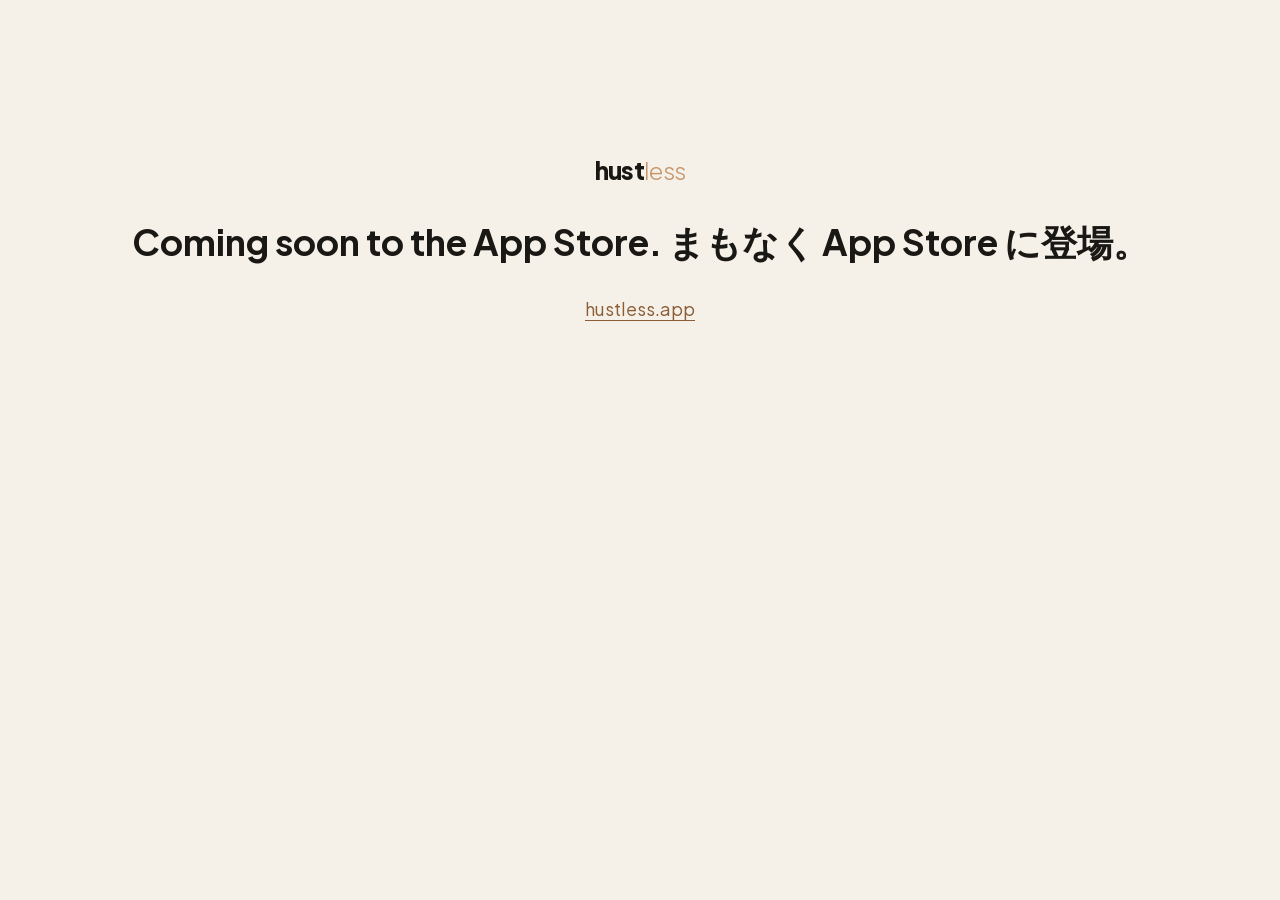
<file: get/index.html>
<!doctype html>
<html lang="en" data-store="soon">
<head>
<meta charset="utf-8">
<meta name="viewport" content="width=device-width, initial-scale=1">
<meta http-equiv="Content-Security-Policy" content="default-src 'self'; script-src 'self'; style-src 'self'; img-src 'self'; font-src 'self'; connect-src 'none'; frame-src 'none'; object-src 'none'; base-uri 'self'; form-action 'none'">
<meta name="robots" content="noindex">
<title>Get hustless</title>
<link rel="canonical" href="https://hustless.app/">
<link rel="icon" href="/favicon.svg" type="image/svg+xml">
<link rel="stylesheet" href="/assets/landing.css?v=20261031b">
<script src="/get/get.js?v=20261031b" defer></script>
</head>
<body>
<main class="final">
  <div class="wrap">
    <p><a class="wordmark" href="/"><b>hust</b><span>less</span></a></p>
    <h1 class="when-soon">Coming soon to the App Store. <span lang="ja">まもなく App Store に登場。</span></h1>
    <h1 class="when-live">Opening the App Store… <span lang="ja">App Store を開いています…</span></h1>
    <p><a href="/">hustless.app</a></p>
  </div>
</main>
</body>
</html>
</file>
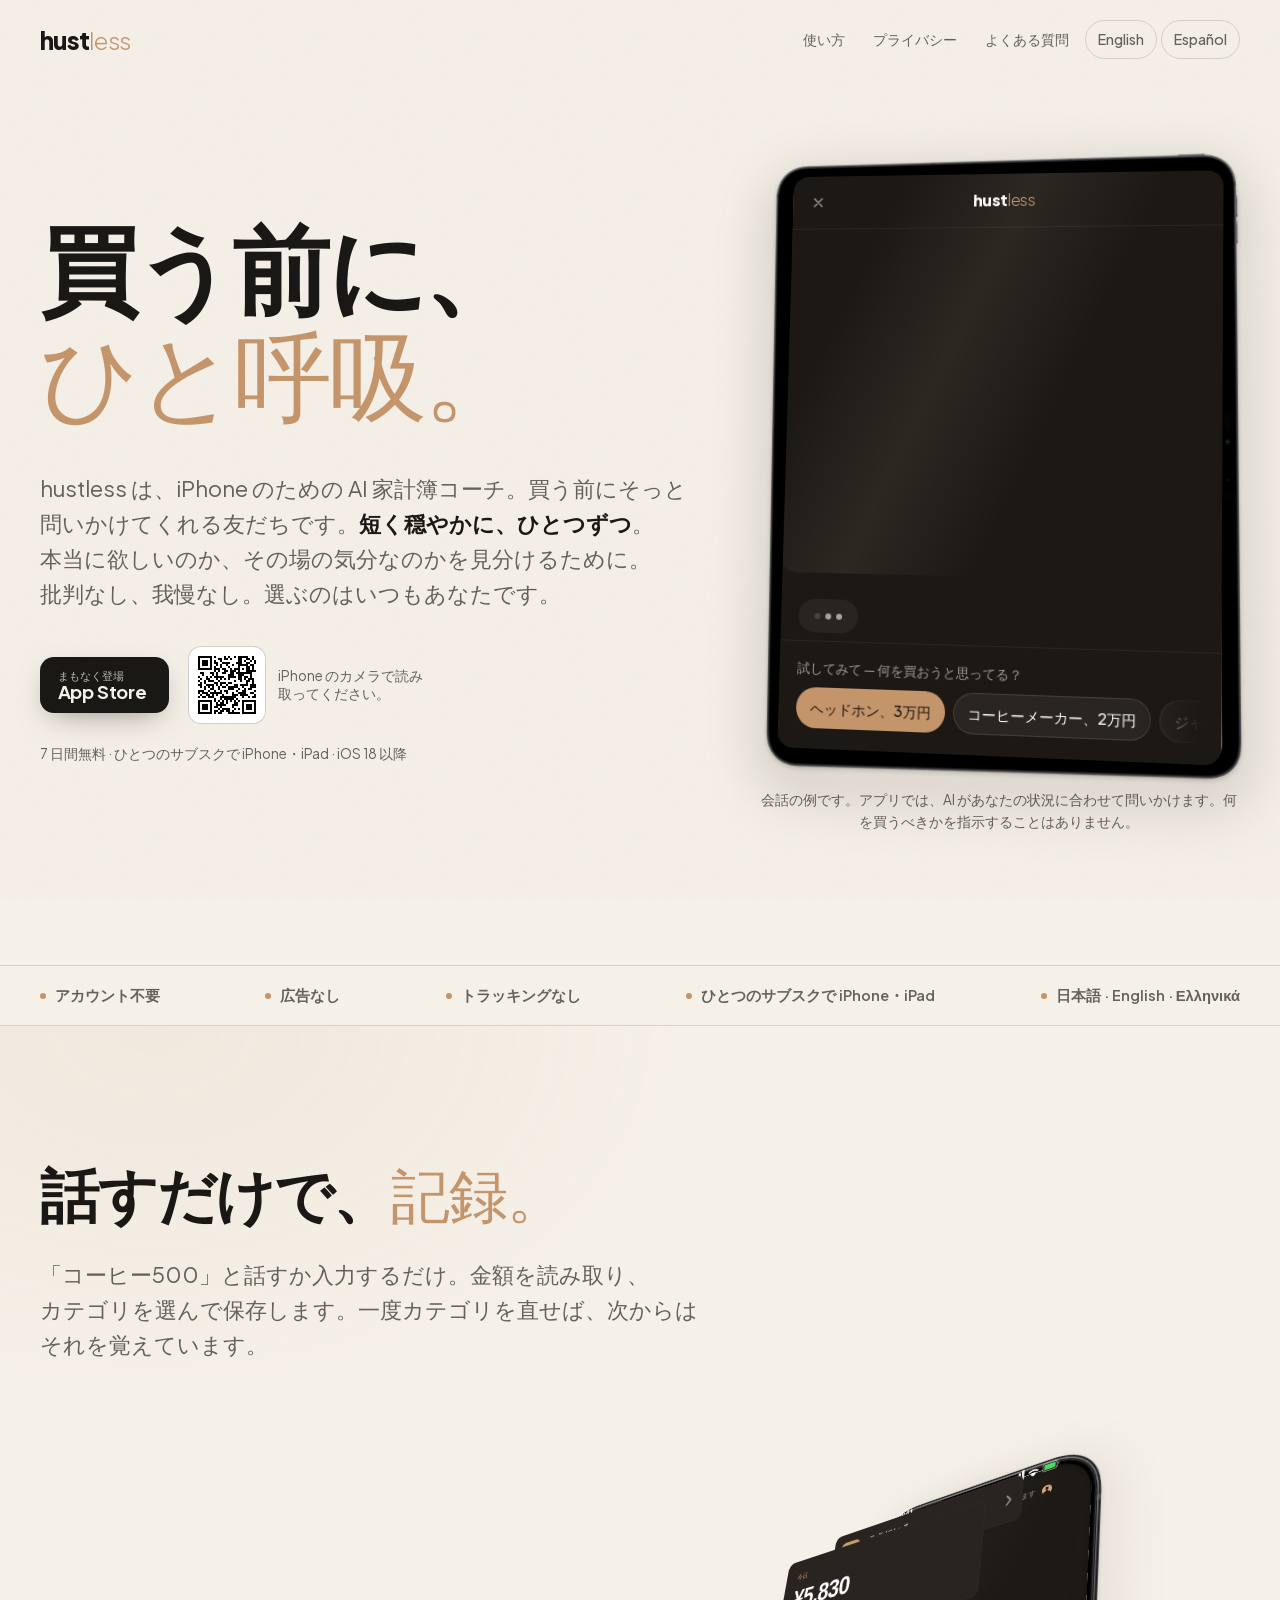
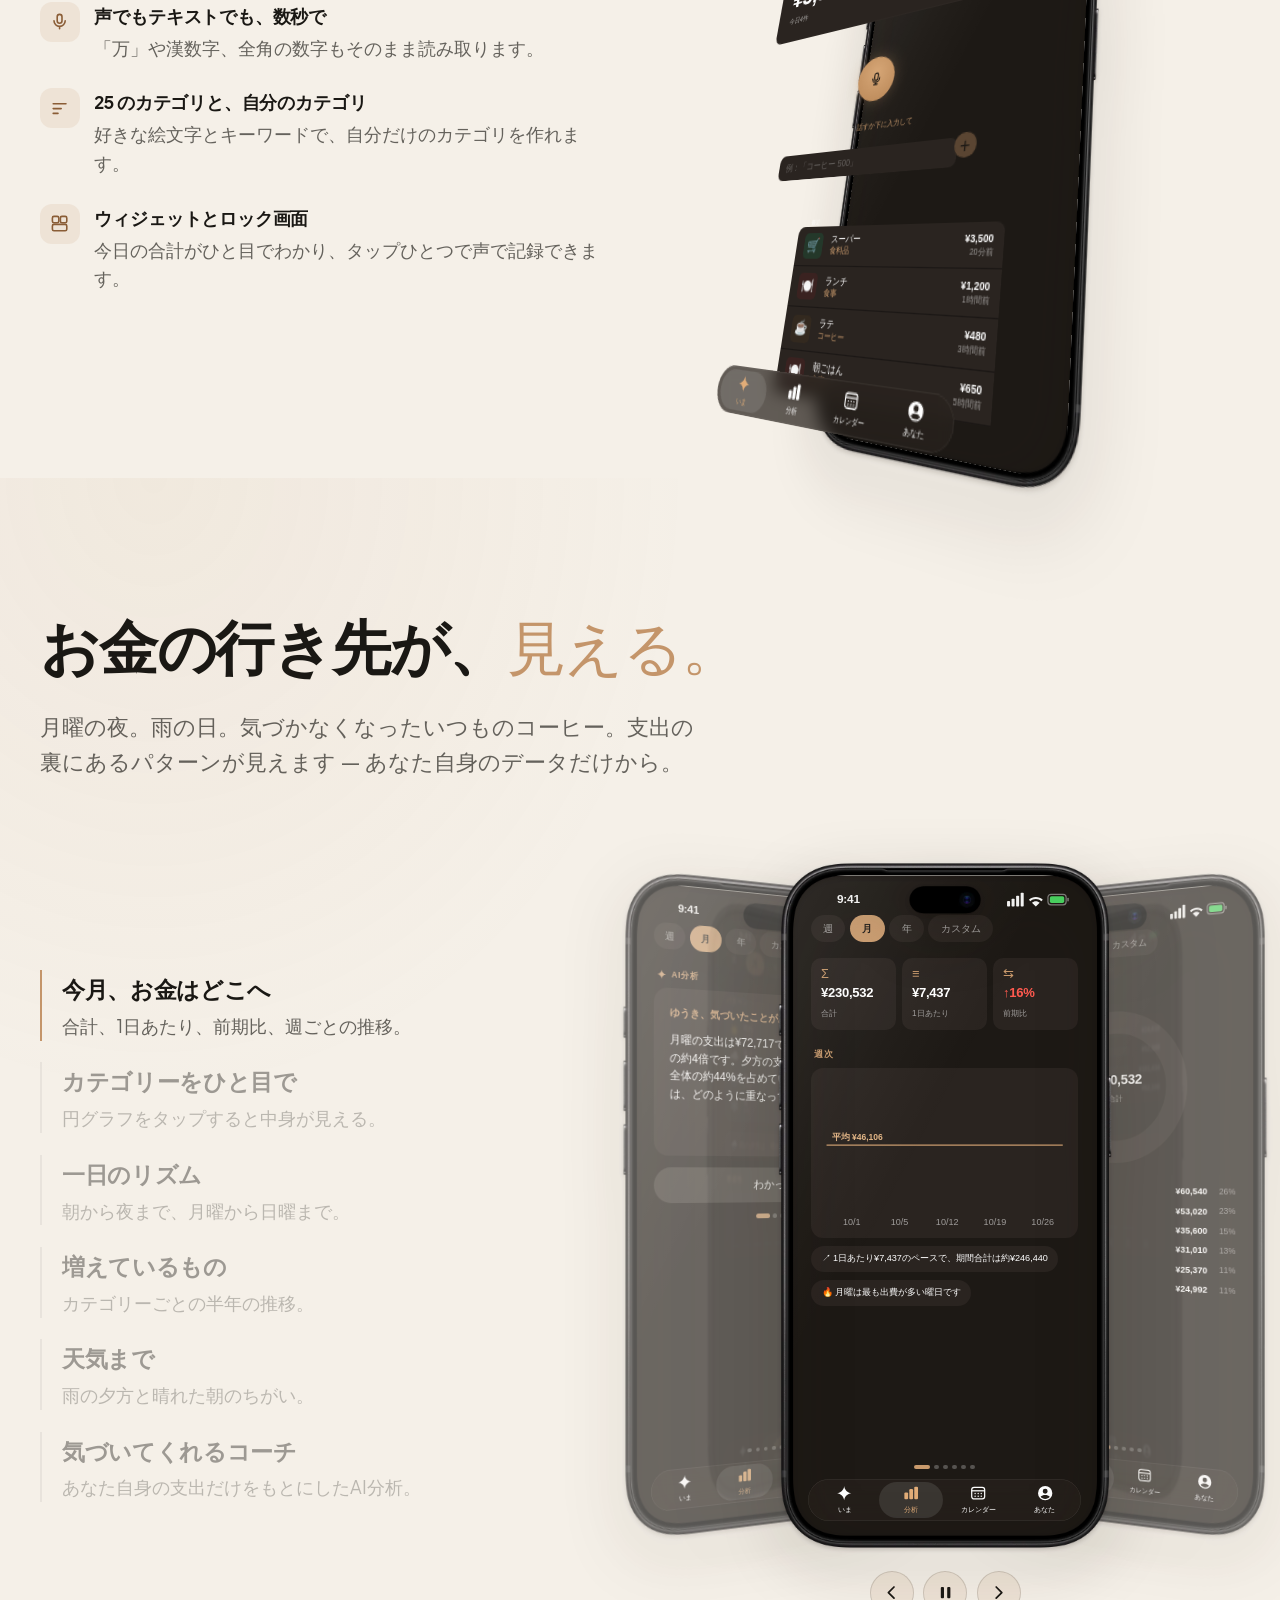
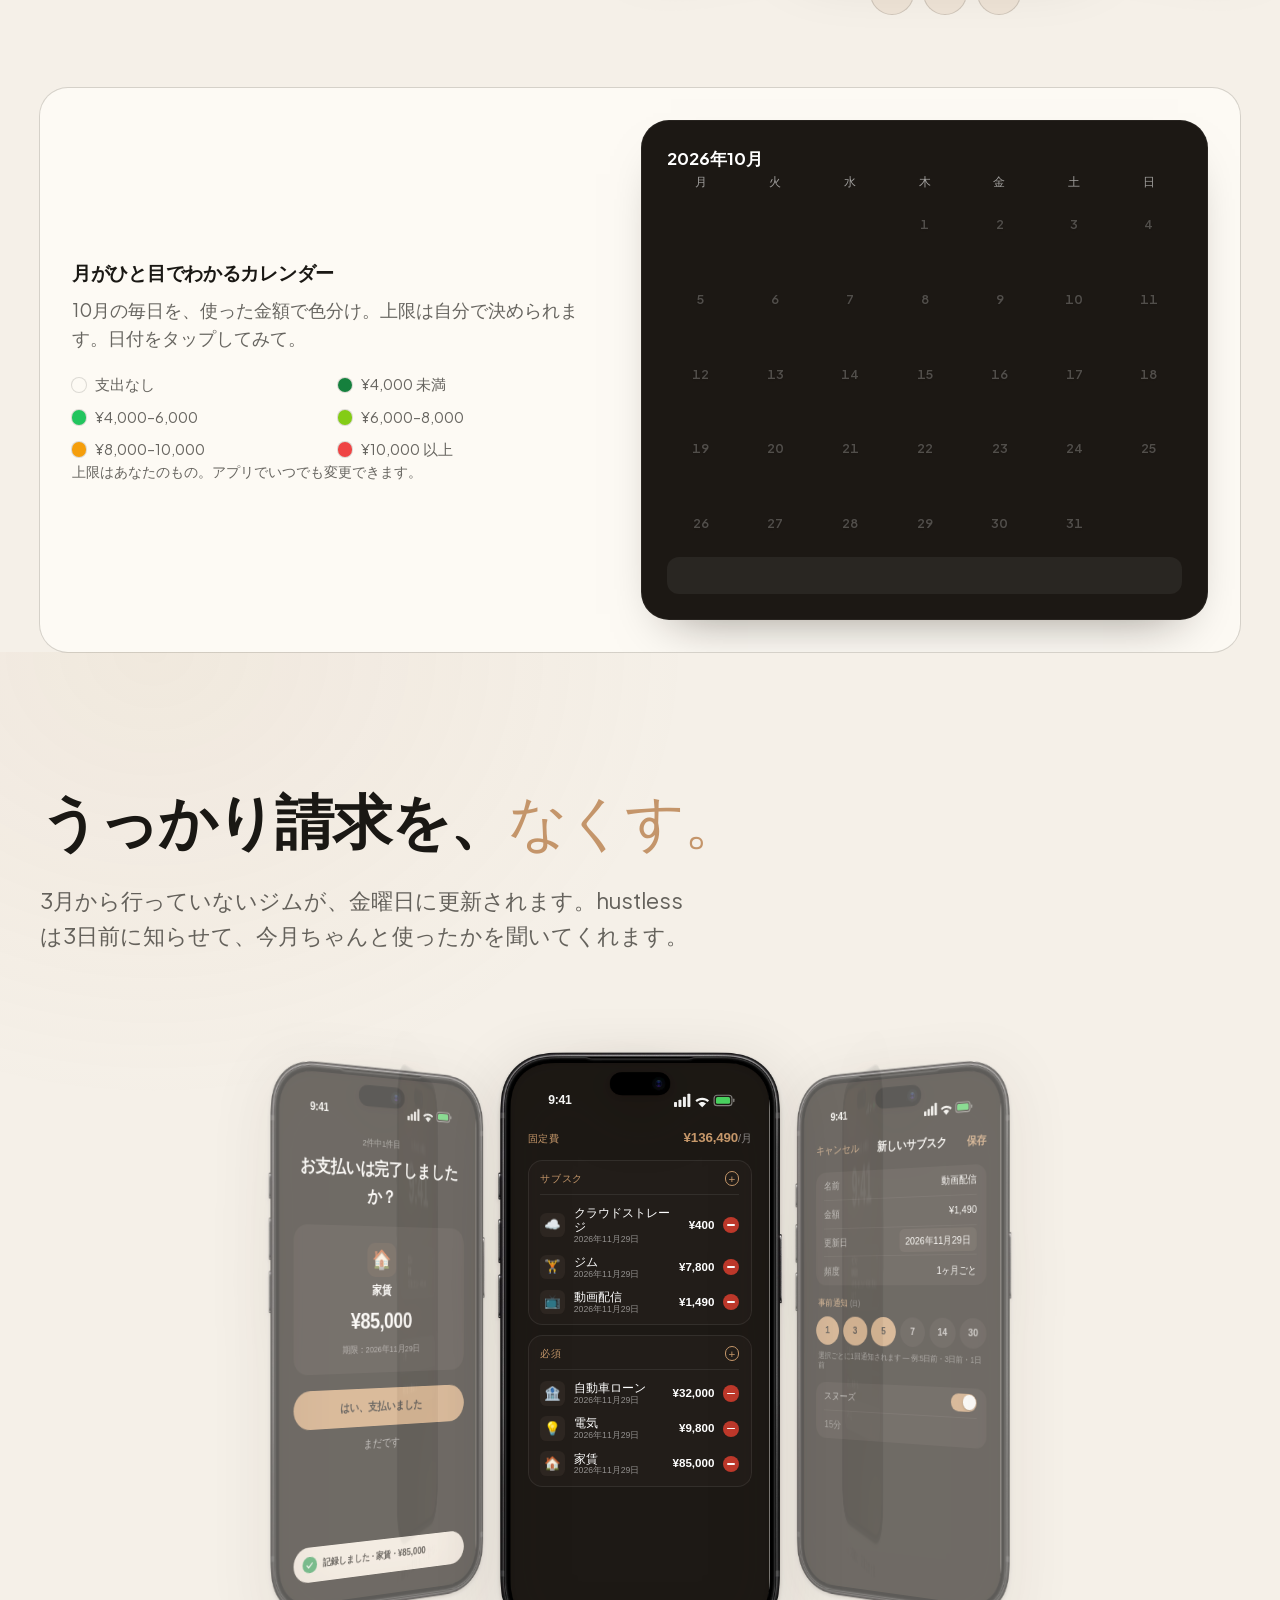
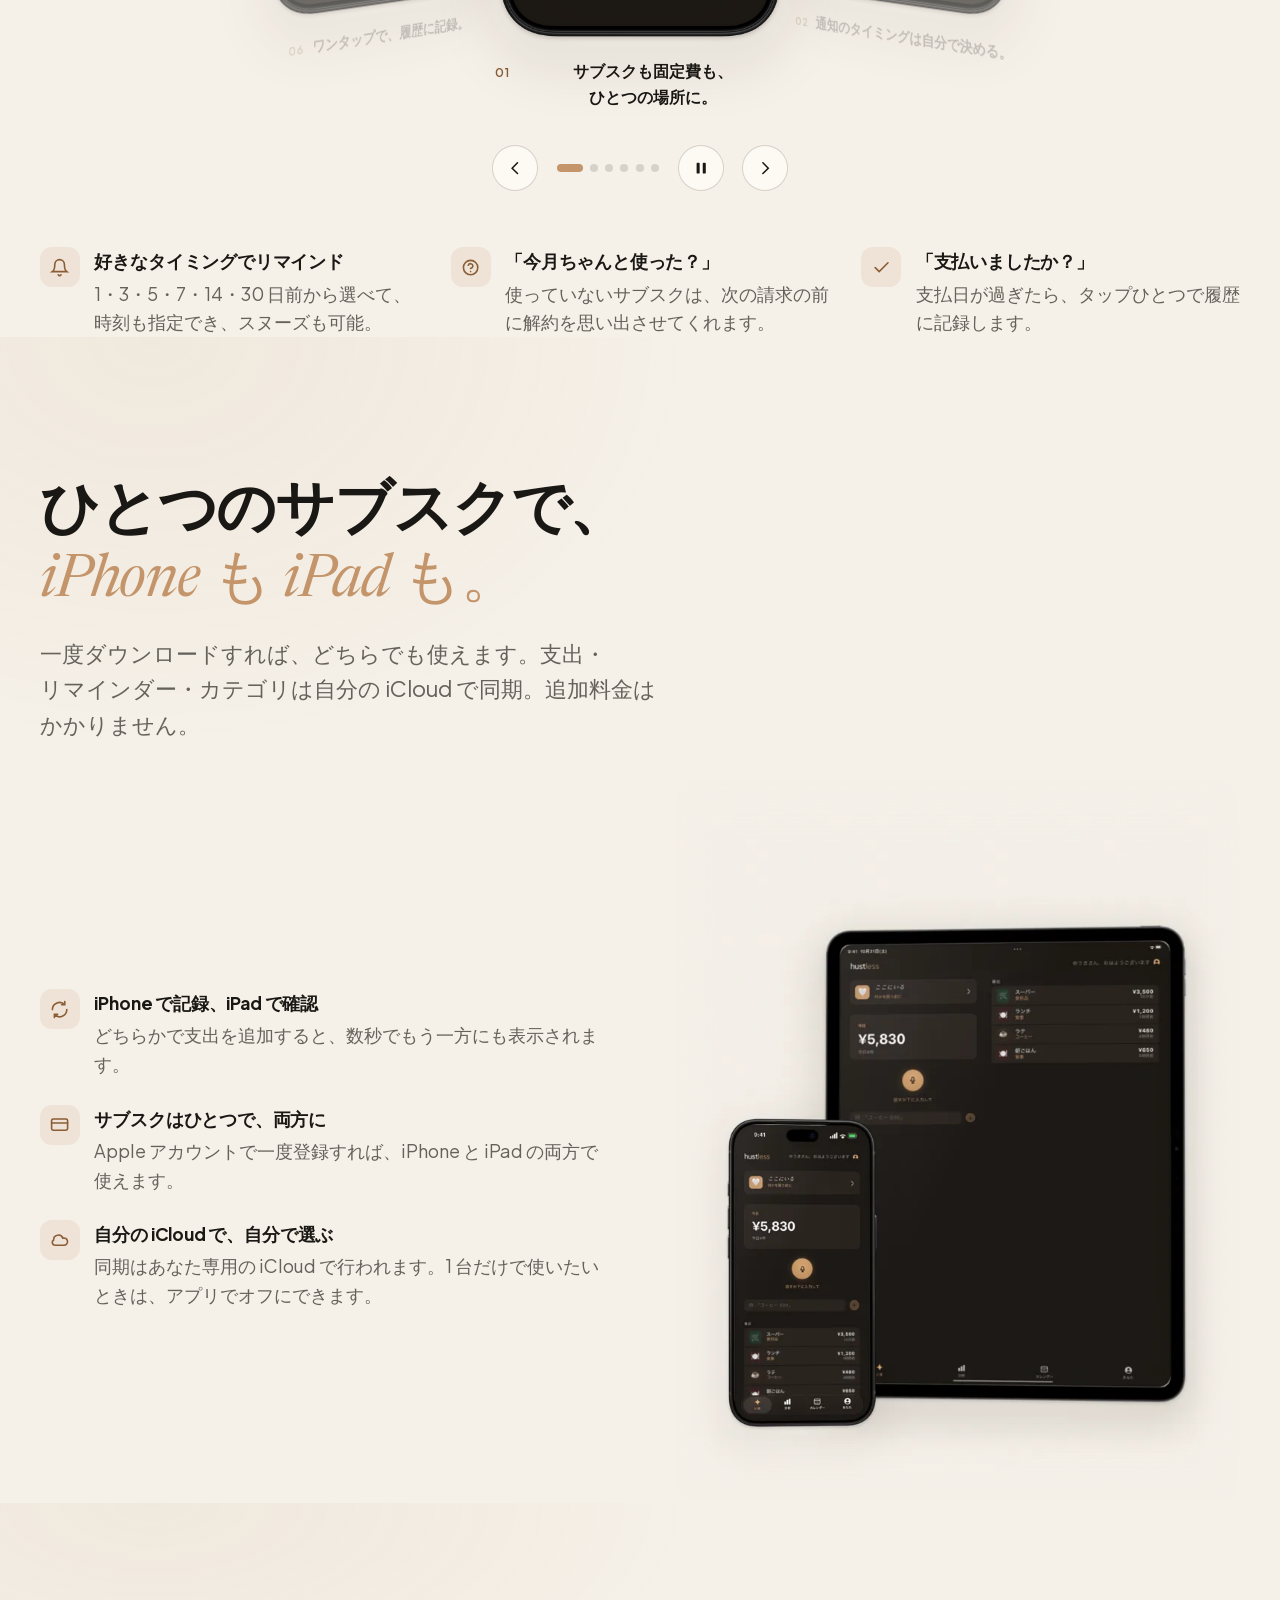
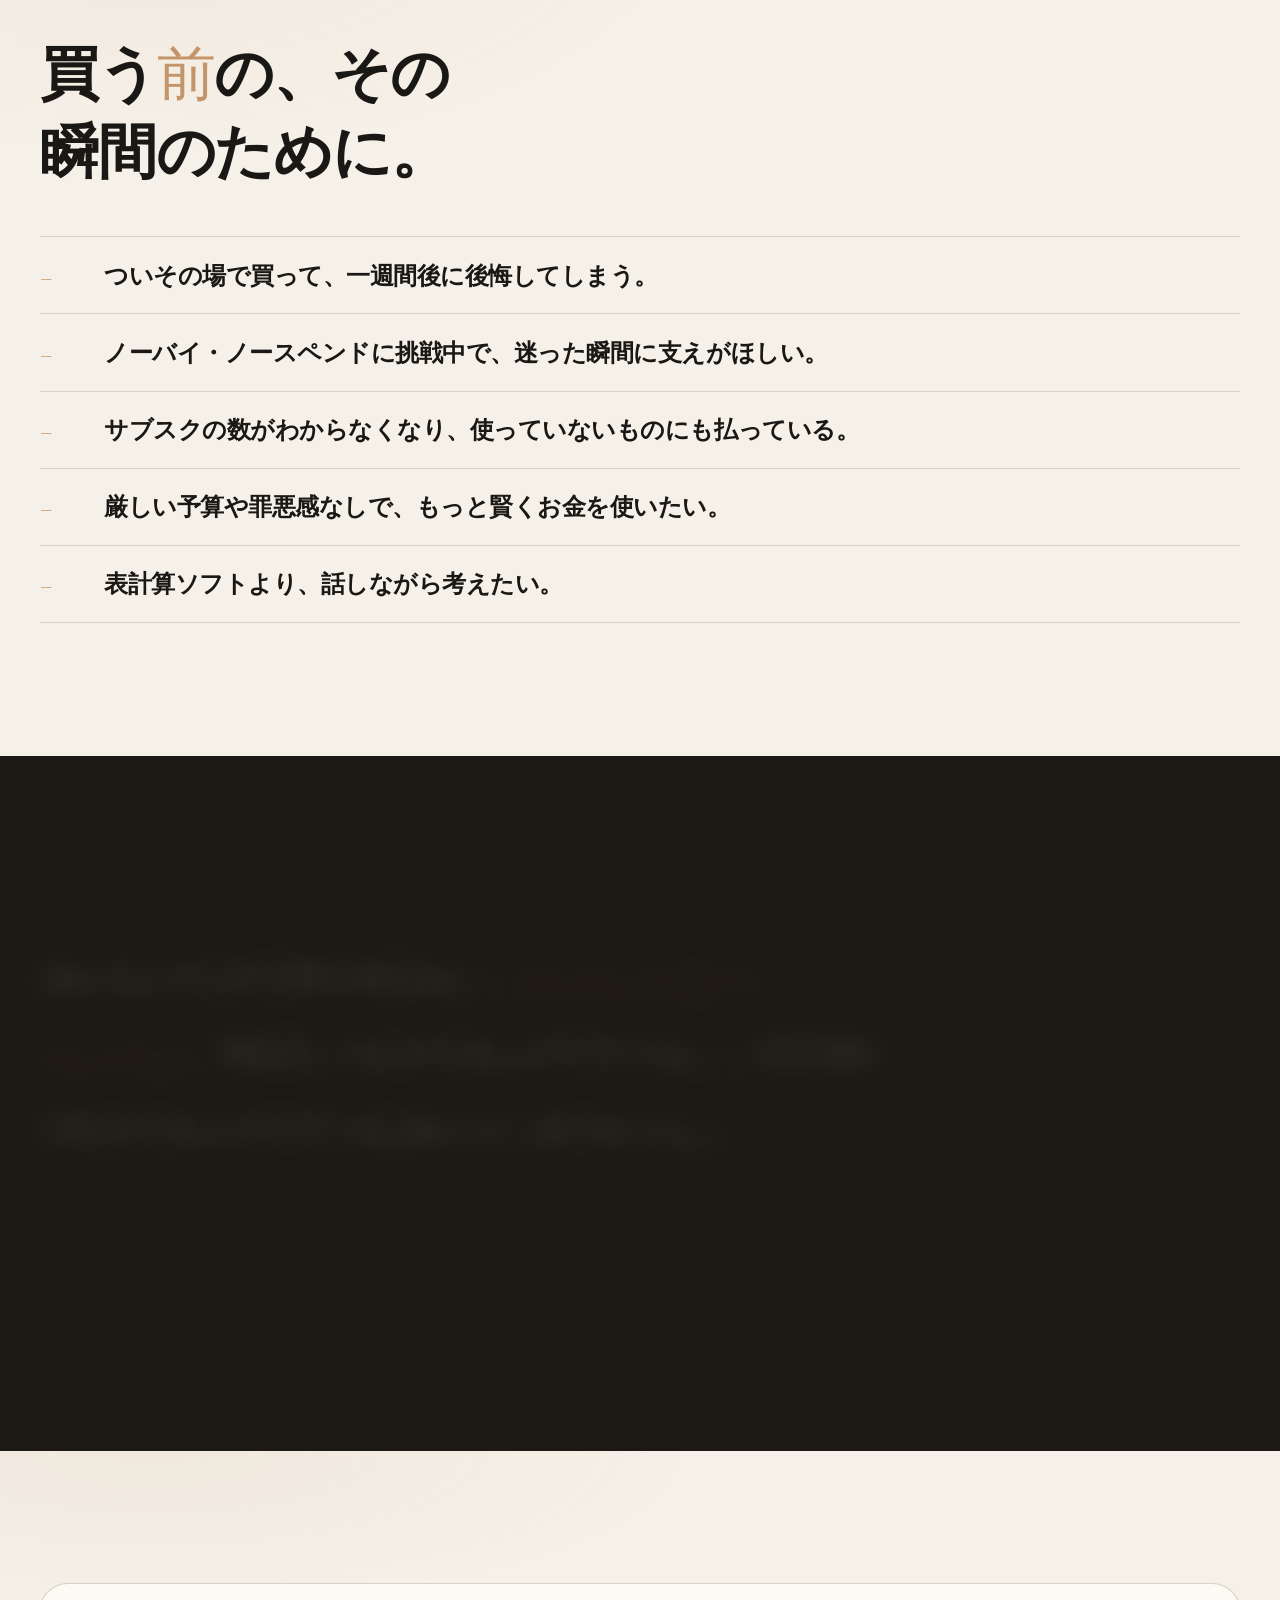
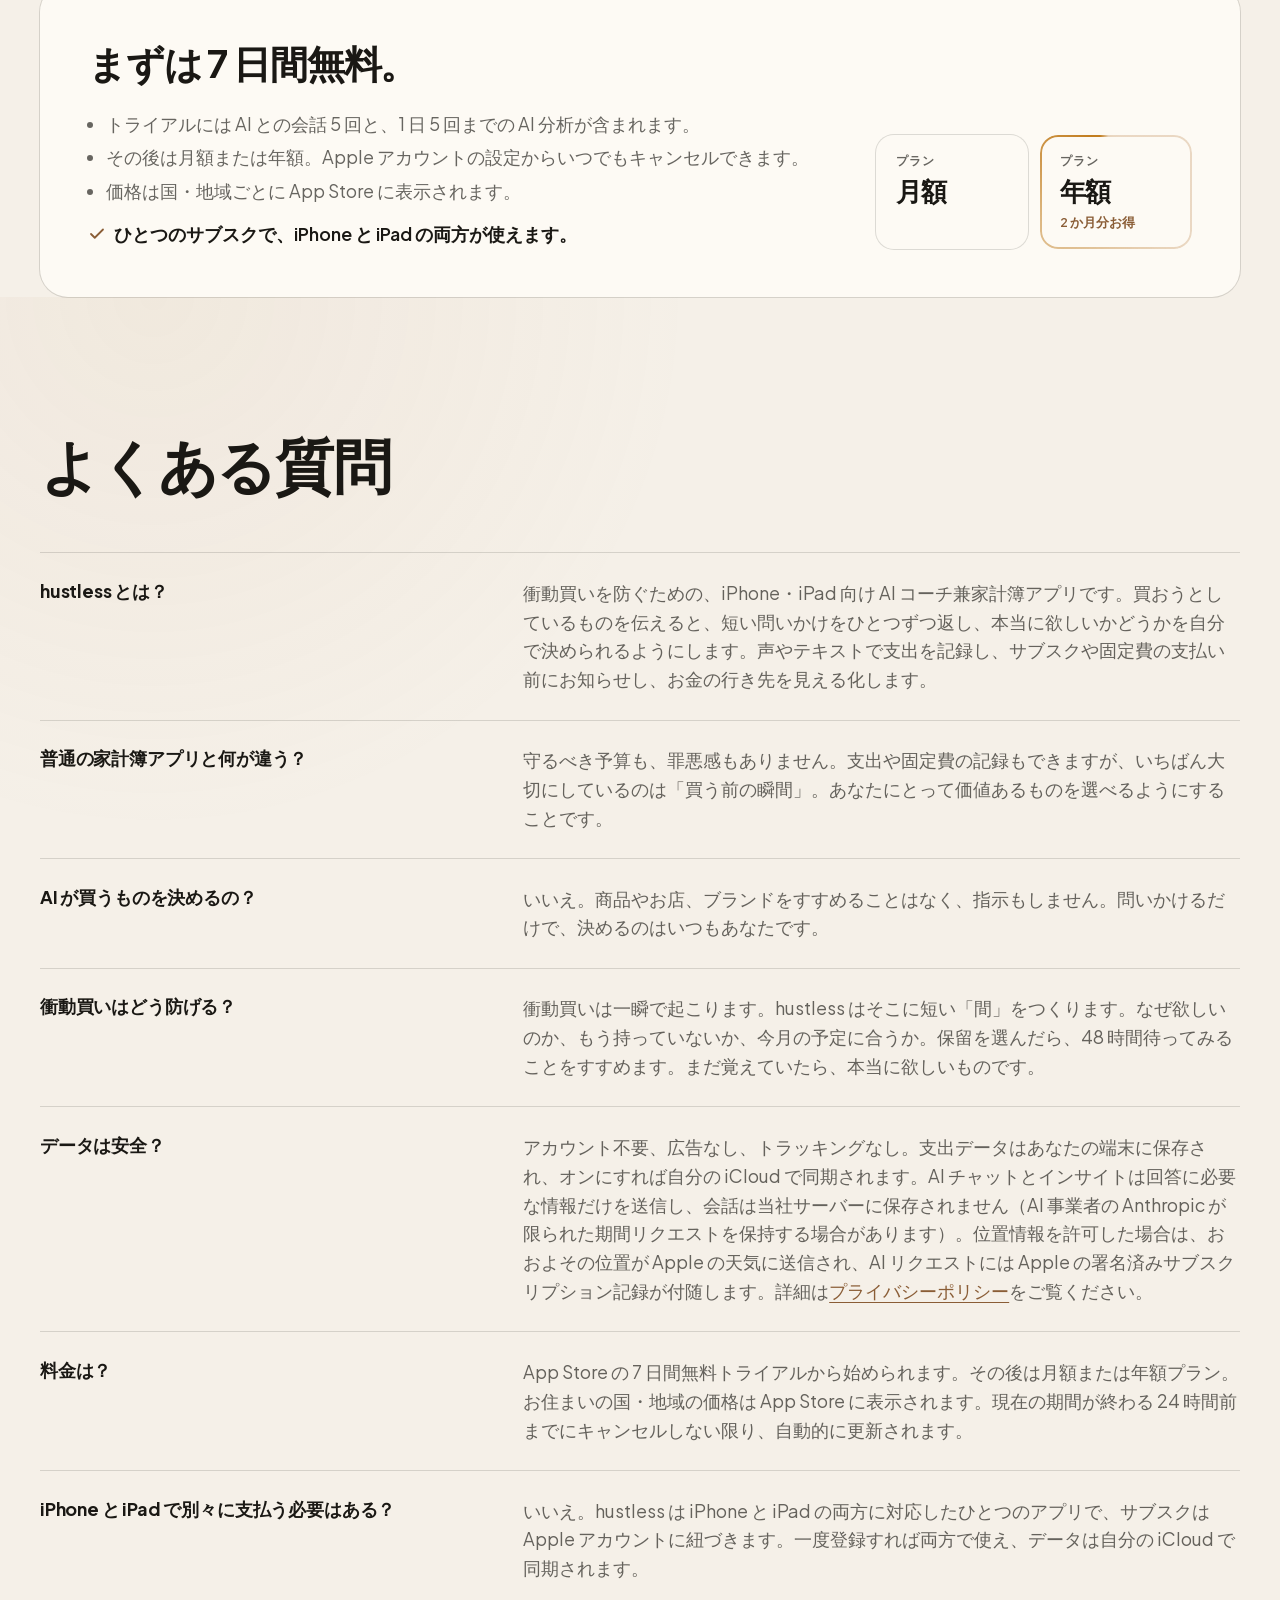
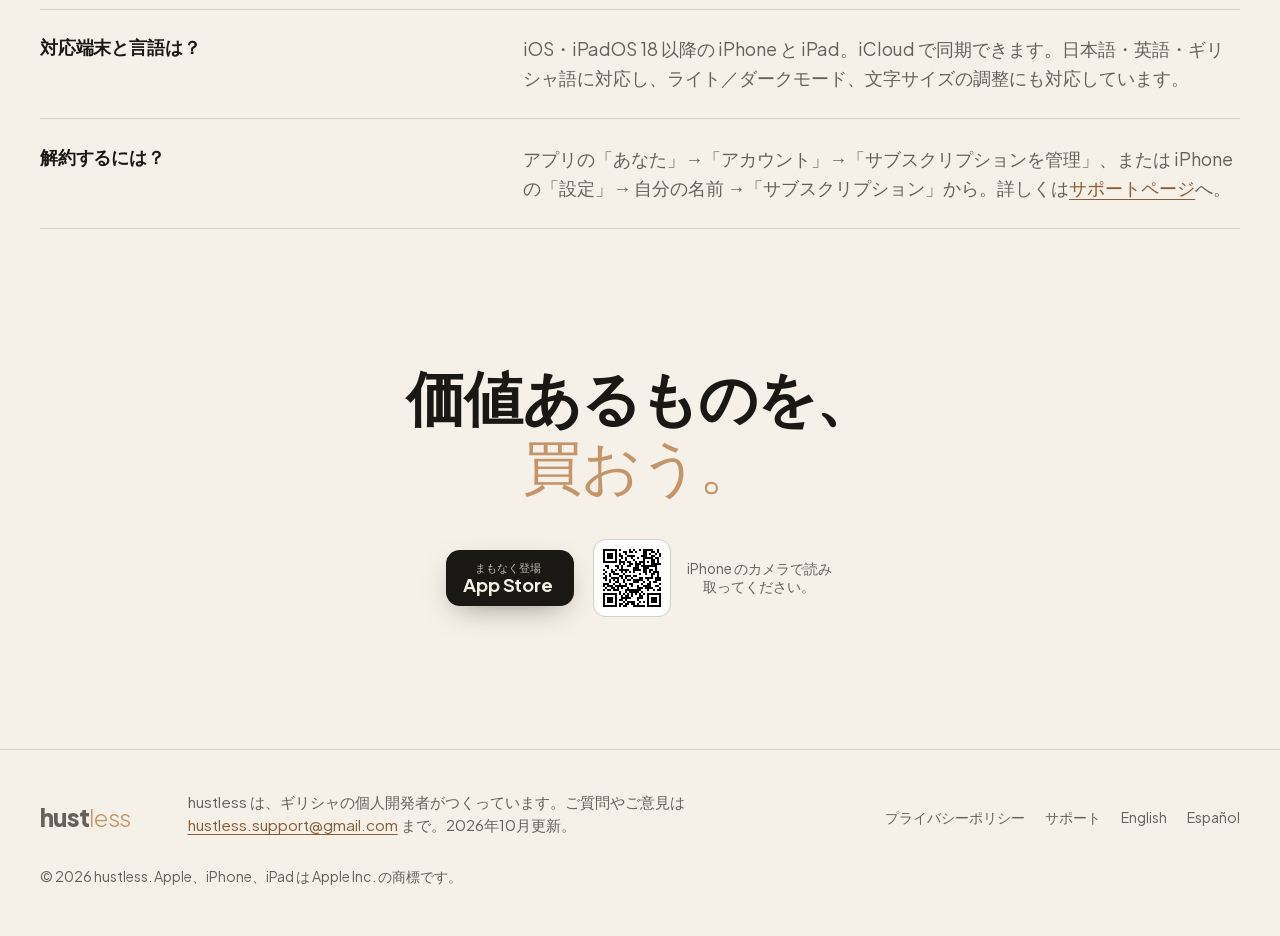
<file: ja/index.html>
<!doctype html>
<html lang="ja" data-variant="c" data-store="soon">
<head>
<meta charset="utf-8">
<meta name="viewport" content="width=device-width, initial-scale=1, viewport-fit=cover">
<meta http-equiv="Content-Security-Policy" content="default-src 'self'; script-src 'self'; style-src 'self'; img-src 'self' data:; font-src 'self'; connect-src 'none'; frame-src 'none'; object-src 'none'; base-uri 'self'; form-action 'none'">
<meta name="referrer" content="strict-origin-when-cross-origin">

<title>hustless app — 衝動買い防止とAI家計簿 · 買う前にひと呼吸</title>
<meta name="description" content="hustless は買う前にひとつずつ問いかけてくれる、iPhone・iPad 向けの AI 家計簿アプリ。声で支出を記録し、サブスクや固定費の支払いもリマインド。アカウント不要・広告なし。">
<link rel="canonical" href="https://hustless.app/ja/">
<link rel="alternate" hreflang="en" href="https://hustless.app/">
<link rel="alternate" hreflang="ja" href="https://hustless.app/ja/">
<link rel="alternate" hreflang="es" href="https://hustless.app/es/">
<link rel="alternate" hreflang="x-default" href="https://hustless.app/">
<meta name="robots" content="index, follow, max-image-preview:large">
<meta name="theme-color" content="#f5f0e8" media="(prefers-color-scheme: light)">
<meta name="theme-color" content="#15120f" media="(prefers-color-scheme: dark)">
<meta name="apple-itunes-app" content="app-id=6826845830">

<meta property="og:type" content="website">
<meta property="og:site_name" content="hustless">
<meta property="og:title" content="hustless app — 買う前に、ひと呼吸。">
<meta property="og:description" content="買う前にひとつずつ問いかける AI コーチ。声で記録できる家計簿、サブスク・固定費のリマインダー。プライバシー重視。">
<meta property="og:url" content="https://hustless.app/ja/">
<meta property="og:image" content="https://hustless.app/og-ja.png">
<meta property="og:image:width" content="1200">
<meta property="og:image:height" content="630">
<meta property="og:image:alt" content="hustless — 買う前に、ひと呼吸。iPhone 向け AI 家計簿。">
<meta property="og:locale" content="ja_JP">
<meta property="og:locale:alternate" content="en_US">
<meta property="og:locale:alternate" content="es_LA">
<meta name="twitter:card" content="summary_large_image">

<link rel="icon" href="/favicon.svg" type="image/svg+xml">
<link rel="icon" href="/favicon-32.png" sizes="32x32" type="image/png">
<link rel="apple-touch-icon" href="/apple-touch-icon.png">
<link rel="stylesheet" href="/assets/landing.css?v=20261102s">
<link rel="stylesheet" href="/assets/scenes.css?v=20261102s">
<link rel="stylesheet" href="/assets/c/c.css?v=20261104a">
<script src="/assets/early.js?v=20261102s"></script>
<script src="/assets/demo.js?v=20261102s" defer></script>
<script src="/assets/live.js?v=20261102s" defer></script>
<script src="/assets/vendor/gsap.min.js?v=3.13.0" defer></script>
<script src="/assets/vendor/ScrollTrigger.min.js?v=3.13.0" defer></script>
<script src="/assets/scenes.js?v=20261102s" defer></script>
<script src="/assets/vendor/lenis.min.js?v=1.1.13" defer></script>
<script src="/assets/c/c.js?v=20261104a" defer></script>

<script type="application/ld+json">
{
  "@context": "https://schema.org",
  "@graph": [
    {
      "@type": "WebPage",
      "@id": "https://hustless.app/ja/#page",
      "url": "https://hustless.app/ja/",
      "name": "hustless app — 衝動買い防止とAI家計簿 · 買う前にひと呼吸",
      "inLanguage": "ja",
      "isPartOf": {
        "@id": "https://hustless.app/#site"
      },
      "about": {
        "@id": "https://hustless.app/ja/#app"
      },
      "publisher": {
        "@id": "https://hustless.app/#org"
      },
      "datePublished": "2026-10-31",
      "dateModified": "2026-10-31",
      "primaryImageOfPage": {
        "@type": "ImageObject",
        "url": "https://hustless.app/og-ja.png",
        "width": 1200,
        "height": 630
      }
    },
    {
      "@type": "Organization",
      "@id": "https://hustless.app/#org",
      "name": "hustless",
      "url": "https://hustless.app/",
      "logo": "https://hustless.app/apple-touch-icon.png",
      "email": "hustless.support@gmail.com",
      "description": "hustless is made by an independent developer in Greece.",
      "address": {
        "@type": "PostalAddress",
        "addressCountry": "GR"
      }
    },
    {
      "@type": "WebSite",
      "@id": "https://hustless.app/#site",
      "url": "https://hustless.app/",
      "name": "hustless",
      "inLanguage": [
        "en",
        "ja"
      ],
      "publisher": {
        "@id": "https://hustless.app/#org"
      }
    },
    {
      "@type": "MobileApplication",
      "@id": "https://hustless.app/ja/#app",
      "name": "hustless: 衝動買い防止とAI家計簿",
      "alternateName": "hustless",
      "description": "買う前に、穏やかにひとつずつ問いかける iPhone・iPad 向けの AI コーチ。本当に欲しいのか、その場の気分なのかを見分けられます。声で支出を記録し、サブスクや固定費の支払い前にリマインドし、お金の行き先を見える化します。",
      "operatingSystem": "iOS 18.0 以降、iPadOS 18.0 以降",
      "applicationCategory": "FinanceApplication",
      "inLanguage": [
        "ja",
        "en",
        "el"
      ],
      "contentRating": "18+",
      "url": "https://hustless.app/ja/",
      "installUrl": "https://apps.apple.com/jp/app/id6826845830",
      "publisher": {
        "@id": "https://hustless.app/#org"
      },
      "featureList": [
        "買う前にひとつずつ問いかける AI コーチ",
        "商品をすすめることはありません",
        "声とテキストで支出を記録",
        "サブスク・固定費の支払い前リマインダー",
        "分析とカレンダー",
        "ホーム画面・ロック画面ウィジェット",
        "アカウント不要・広告なし・トラッキングなし",
        "ひとつのサブスクで iPhone と iPad",
        "自分の iCloud で同期（任意）"
      ],
      "screenshot": [
        "https://hustless.app/assets/img/ja-03-now-800.webp",
        "https://hustless.app/assets/img/ja-04-insights-800.webp",
        "https://hustless.app/assets/img/ipad-ja-insights-1120.webp"
      ],
      "image": "https://hustless.app/og-ja.png",
      "dateModified": "2026-10-31"
    },
    {
      "@type": "FAQPage",
      "@id": "https://hustless.app/ja/#faq",
      "inLanguage": "ja",
      "mainEntity": [
        {
          "@type": "Question",
          "name": "hustless とは？",
          "acceptedAnswer": {
            "@type": "Answer",
            "text": "衝動買いを防ぐための、iPhone・iPad 向け AI コーチ兼家計簿アプリです。買おうとしているものを伝えると、短い問いかけをひとつずつ返し、本当に欲しいかどうかを自分で決められるようにします。声やテキストで支出を記録し、サブスクや固定費の支払い前にお知らせし、お金の行き先を見える化します。"
          }
        },
        {
          "@type": "Question",
          "name": "AI が買うものを決めるの？",
          "acceptedAnswer": {
            "@type": "Answer",
            "text": "いいえ。商品やお店、ブランドをすすめることはなく、指示もしません。問いかけるだけで、決めるのはいつもあなたです。"
          }
        },
        {
          "@type": "Question",
          "name": "データは安全？",
          "acceptedAnswer": {
            "@type": "Answer",
            "text": "アカウント不要、広告なし、トラッキングなし。支出データはあなたの端末に保存され、オンにすれば自分の iCloud で同期されます。AI チャットとインサイトは回答に必要な情報だけを送信し、会話は当社サーバーに保存されません（AI 事業者の Anthropic が限られた期間リクエストを保持する場合があります）。位置情報を許可した場合は、おおよその位置が Apple の天気に送信され、AI リクエストには Apple の署名済みサブスクリプション記録が付随します。詳細はプライバシーポリシーをご覧ください。"
          }
        },
        {
          "@type": "Question",
          "name": "iPhone と iPad で別々に支払う必要はある？",
          "acceptedAnswer": {
            "@type": "Answer",
            "text": "いいえ。hustless は iPhone と iPad の両方に対応したひとつのアプリで、サブスクは Apple アカウントに紐づきます。一度登録すれば両方で使え、データは自分の iCloud で同期されます。"
          }
        },
        {
          "@type": "Question",
          "name": "料金は？",
          "acceptedAnswer": {
            "@type": "Answer",
            "text": "App Store の 7 日間無料トライアルから始められます。その後は月額または年額プラン。お住まいの国・地域の価格は App Store に表示されます。"
          }
        }
      ]
    }
  ]
}
</script>
</head>
<body>

<header class="site-header">
  <div class="wrap">
    <a class="wordmark" href="/ja/" aria-label="hustless ホーム"><b>hust</b><span>less</span></a>
    <nav class="site-nav" aria-label="メインナビゲーション">
      <a class="optional" href="#how">使い方</a>
      <a class="optional" href="#privacy">プライバシー</a>
      <a class="optional" href="#faq">よくある質問</a>
      <a class="lang" href="/" hreflang="en" lang="en">English</a>
      <a class="lang" href="/es/" hreflang="es" lang="es">Español</a>
    </nav>
  </div>
</header>

<main>
  <section class="hero" aria-labelledby="hero-heading">
    <div class="wrap">
      <div>
        <h1 id="hero-heading">買う前に、<br><span class="voice">ひと呼吸。</span></h1>
        <p class="lead">hustless は、iPhone のための AI 家計簿コーチ。買う前にそっと問いかけてくれる友だちです。<strong>短く穏やかに、ひとつずつ</strong>。本当に欲しいのか、その場の気分なのかを見分けるために。批判なし、我慢なし。選ぶのはいつもあなたです。</p>

        <div class="get">
          <span class="store-btn when-soon" role="note" aria-disabled="true">
            <span><small>まもなく登場</small><b>App Store</b></span>
          </span>
          <a class="when-live" href="https://apps.apple.com/jp/app/id6826845830?ct=landing-ja-hero">
            <picture>
              <source srcset="/assets/img/badge-ja-jp-white.svg" media="(prefers-color-scheme: dark)">
              <img src="/assets/img/badge-ja-jp-black.svg" alt="App Store からダウンロード" width="150" height="50">
            </picture>
          </a>
          <div class="qr">
            <img class="qr-code" src="/assets/img/qr.svg" alt="App Store の hustless を開く QR コード" width="76" height="76">
            <span>iPhone のカメラで読み取ってください。</span>
          </div>
        </div>
        <p class="fine-print">7 日間無料 · ひとつのサブスクで iPhone・iPad · iOS 18 以降</p>
      </div>

      <figure class="demo-figure">
        <div class="demo-3d">
        <div class="demo" data-demo>
          <div class="demo-bar" aria-hidden="true">
            <svg class="x" viewBox="0 0 24 24" width="16" height="16" fill="none" stroke="currentColor" stroke-width="2" stroke-linecap="round" aria-hidden="true"><path d="M6 6l12 12M18 6 6 18"/></svg>
            <span class="wordmark"><b>hust</b><span>less</span></span>
            <span></span>
          </div>
          <ol class="demo-log is-pending" aria-live="polite" aria-label="会話の例">
            <li class="msg me">新しいヘッドホン、3万円</li>
            <li class="msg ai">3万円はけっこうな金額だね。今使っているヘッドホンの、何が不満？</li>
            <li class="msg me">まだ使えるけど、もう3年目</li>
            <li class="msg ai">ちゃんと使えているなら、一度立ち止まるいい理由になるね。あと数か月今のを使うとしたら、何が困る？</li>
          </ol>
          <div class="demo-decide">
            <p>どう決めた？</p>
            <div class="decide-row">
              <button type="button" data-choice="buy">買う</button>
              <button type="button" data-choice="wait">保留</button>
              <button type="button" data-choice="avoid">やめる</button>
            </div>
          </div>
          <div class="demo-picker">
            <p>試してみて — 何を買おうと思ってる？</p>
            <div class="picks">
              <button type="button" aria-pressed="true">ヘッドホン、3万円</button>
              <button type="button" aria-pressed="false">コーヒーメーカー、2万円</button>
              <button type="button" aria-pressed="false">ジャケット、40%オフ</button>
              <button type="button" aria-pressed="false">どのヘッドホンがいい？</button>
              <button type="button" aria-pressed="false">夜のデリバリー、3,200円</button>
              <button type="button" aria-pressed="false">ライブのチケット、1万5千円</button>
            </div>
          </div>
        </div>
        </div>
        <figcaption>会話の例です。アプリでは、AI があなたの状況に合わせて問いかけます。何を買うべきかを指示することはありません。</figcaption>
      </figure>
    </div>
  </section>

  <script type="application/json" id="demo-data">
  {
    "decisionLabels": {
      "buy": "買う",
      "wait": "保留",
      "avoid": "やめる"
    },
    "closings": {
      "buy": "わかった。君の選択だ。👌",
      "wait": "48時間。まだ覚えていたら、本当に欲しいものだ。",
      "avoid": "あなたのものとして残った。🌿"
    },
    "scenarios": [
      {
        "label": "ヘッドホン、3万円",
        "auto": "wait",
        "turns": [
          {
            "role": "me",
            "text": "新しいヘッドホン、3万円"
          },
          {
            "role": "ai",
            "text": "3万円はけっこうな金額だね。今使っているヘッドホンの、何が不満？"
          },
          {
            "role": "me",
            "text": "まだ使えるけど、もう3年目"
          },
          {
            "role": "ai",
            "text": "ちゃんと使えているなら、一度立ち止まるいい理由になるね。あと数か月今のを使うとしたら、何が困る？"
          },
          {
            "role": "me",
            "text": "たぶん何も。広告を見ただけ"
          },
          {
            "role": "ai",
            "text": "広告は、ちゃんと使えるものを古く見せるのが上手なんだ。48時間置いて、それでも気になるか見てみる？"
          }
        ]
      },
      {
        "label": "コーヒーメーカー、2万円",
        "auto": "wait",
        "turns": [
          {
            "role": "me",
            "text": "コーヒーメーカー、2万円"
          },
          {
            "role": "ai",
            "text": "2万円のコーヒーメーカーですね。今は毎日どうやってコーヒーを飲んでいますか？"
          },
          {
            "role": "me",
            "text": "毎朝コンビニで買ってる"
          },
          {
            "role": "ai",
            "text": "毎朝のコンビニコーヒー、1か月だとどれくらいになりそう？それと比べて、2万円はどう見える？"
          },
          {
            "role": "me",
            "text": "月に6千円くらいかな"
          },
          {
            "role": "ai",
            "text": "それなら4か月弱で元が取れる計算だね。毎朝ちゃんと淹れる自分が想像できる？"
          }
        ]
      },
      {
        "label": "ジャケット、40%オフ",
        "auto": "avoid",
        "turns": [
          {
            "role": "me",
            "text": "ジャケット、40%オフ"
          },
          {
            "role": "ai",
            "text": "40%オフはお得に感じるよね。もし定価だったら、それでも欲しい？"
          },
          {
            "role": "me",
            "text": "正直、たぶん買わない"
          },
          {
            "role": "ai",
            "text": "じゃあ、欲しい気持ちの一部はセールが作っているのかも。手持ちの服で足りないところを、このジャケットが埋めてくれる？"
          },
          {
            "role": "me",
            "text": "ううん、似たのが2着ある"
          },
          {
            "role": "ai",
            "text": "じゃあ、これは3着目になりそうだね。セールは終わっても、ジャケットは残る。見送ったらどんな気分？"
          }
        ]
      },
      {
        "label": "どのヘッドホンがいい？",
        "auto": "wait",
        "turns": [
          {
            "role": "me",
            "text": "ノイキャンのヘッドホン、どれがいい？"
          },
          {
            "role": "ai",
            "text": "ブランド選びは私の役目じゃないんだ。でも、そもそも今ヘッドホンが必要かどうかは一緒に考えられるよ。今使っているものに、何か困ってる？"
          },
          {
            "role": "me",
            "text": "電車で左側が聞こえなくなる"
          },
          {
            "role": "ai",
            "text": "毎日の通勤でそれは地味にストレスだね。電車に乗っている時間は、1週間でどのくらい？"
          },
          {
            "role": "me",
            "text": "週に6時間くらい"
          },
          {
            "role": "ai",
            "text": "6時間はけっこう聴くね。本当に欲しいものを決めるまで、修理や手頃なもので乗り切れそう？"
          }
        ]
      },
      {
        "label": "夜のデリバリー、3,200円",
        "auto": "buy",
        "turns": [
          {
            "role": "me",
            "text": "デリバリー、3,200円"
          },
          {
            "role": "ai",
            "text": "遅い時間だし、疲れてるよね。これは晩ごはん？それとも晩ごはんのあとの何か？"
          },
          {
            "role": "me",
            "text": "晩ごはん。何も用意してなくて"
          },
          {
            "role": "ai",
            "text": "そういう日もあるよ。家にあるもので10分で作れそうなものはある？それとも今夜はデリバリーの日？"
          },
          {
            "role": "me",
            "text": "冷蔵庫が空っぽなんだ"
          },
          {
            "role": "ai",
            "text": "それなら、これはご褒美じゃなくて晩ごはんだね。楽しんで。配達料のかからない店を選ぶのもありかも。"
          }
        ]
      },
      {
        "label": "ライブのチケット、1万5千円",
        "auto": "buy",
        "turns": [
          {
            "role": "me",
            "text": "ライブのチケット、1万5千円"
          },
          {
            "role": "ai",
            "text": "楽しみな予定だね。ずっと見たかったアーティスト？"
          },
          {
            "role": "me",
            "text": "16歳のときから。8年ぶりのツアー"
          },
          {
            "role": "ai",
            "text": "何年も続いている気持ちなら、その場の気分じゃないね。1万5千円、今月ほかを削らずに出せる？"
          },
          {
            "role": "me",
            "text": "うん、3月から取っておいた"
          },
          {
            "role": "ai",
            "text": "ちゃんと計画してたんだね。それが「価値ある買い物」ってこと。🎶"
          }
        ]
      }
    ]
  }
  </script>

  <div class="facts">
    <ul class="wrap" aria-label="ひと目でわかる">
      <li>アカウント不要</li>
      <li>広告なし</li>
      <li>トラッキングなし</li>
      <li>ひとつのサブスクで iPhone・iPad</li>
      <li>日本語 · English · Ελληνικά</li>
    </ul>
  </div>

  <section class="chapter" id="how" aria-labelledby="ch1">
    <div class="wrap">
      <div class="chapter-head">
        <div><h2 id="ch1">話すだけで、<span class="voice">記録。</span></h2></div>
        <p>「コーヒー500」と話すか入力するだけ。金額を読み取り、カテゴリを選んで保存します。一度カテゴリを直せば、次からはそれを覚えています。</p>
      </div>
      <div class="split">
        <ul class="points">
          <li>
            <span class="dot" aria-hidden="true"><svg viewBox="0 0 24 24" fill="none" stroke="currentColor" stroke-width="2" stroke-linecap="round"><rect x="9" y="3" width="6" height="11" rx="3"/><path d="M5 11a7 7 0 0 0 14 0M12 18v3"/></svg></span>
            <h3>声でもテキストでも、数秒で</h3>
            <p>「万」や漢数字、全角の数字もそのまま読み取ります。</p>
          </li>
          <li>
            <span class="dot" aria-hidden="true"><svg viewBox="0 0 24 24" fill="none" stroke="currentColor" stroke-width="2" stroke-linecap="round"><path d="M4 6h16M4 12h10M4 18h6"/></svg></span>
            <h3>25 のカテゴリと、自分のカテゴリ</h3>
            <p>好きな絵文字とキーワードで、自分だけのカテゴリを作れます。</p>
          </li>
          <li>
            <span class="dot" aria-hidden="true"><svg viewBox="0 0 24 24" fill="none" stroke="currentColor" stroke-width="2" stroke-linecap="round"><rect x="3" y="3" width="8" height="8" rx="2"/><rect x="13" y="3" width="8" height="8" rx="2"/><rect x="3" y="13" width="18" height="8" rx="2"/></svg></span>
            <h3>ウィジェットとロック画面</h3>
            <p>今日の合計がひと目でわかり、タップひとつで声で記録できます。</p>
          </li>
        </ul>
        <div class="phones">
          <div class="phone live">
            <div class="ls" role="img" aria-label="hustless の「いま」画面のライブ例：「晩ごはん 1800」と話すと、金額とカテゴリ「食事」が認識され、最近の一覧のいちばん上に追加され、今日の合計が増えます。" data-live-phone>
              <div class="ls-status"><span>9:41</span><svg viewBox="0 0 82 20" fill="currentColor" aria-hidden="true"><rect x="0" y="12" width="4" height="7" rx="1"/><rect x="6" y="9" width="4" height="10" rx="1"/><rect x="12" y="5" width="4" height="14" rx="1"/><rect x="18" y="1" width="4" height="18" rx="1"/><path d="M38 6.5c3.6 0 6.8 1.4 9.2 3.6l-2 2c-1.9-1.7-4.4-2.8-7.2-2.8s-5.3 1.1-7.2 2.8l-2-2c2.4-2.2 5.6-3.6 9.2-3.6zm0 5.6c2 0 3.8.8 5.1 2l-5.1 5.1-5.1-5.1c1.3-1.2 3.1-2 5.1-2z"/><rect x="54" y="3" width="24" height="14" rx="4" fill="none" stroke="currentColor" stroke-opacity=".45" stroke-width="1.6"/><rect x="56.5" y="5.5" width="19" height="9" rx="2.2" fill="#4cd964"/><rect x="79.5" y="7.5" width="2" height="5" rx="1" fill-opacity=".45"/></svg></div>
              <div class="ls-top"><span class="ls-brand">hust<span>less</span></span><span class="ls-greet">ゆうきさん、おはようございます</span><span class="ls-avatar"></span></div>
              <div class="ls-card ls-here"><span class="ls-heart">🤍</span><span><i>ここにいる</i><small>何かを買う前に</small></span><svg viewBox="0 0 10 18" fill="none" stroke="currentColor" stroke-width="2.4" stroke-linecap="round" stroke-linejoin="round" aria-hidden="true"><path d="M2 2l6 7-6 7"/></svg></div>
              <div class="ls-card ls-today"><small>今日</small><b class="ls-total ls-swap">¥5,830</b><span class="ls-count ls-swap">今日4件</span></div>
              <div class="ls-mic"><span class="ls-ring"></span><span class="ls-ring"></span><span class="ls-mic-btn"><svg viewBox="0 0 24 24" fill="none" stroke="currentColor" stroke-width="2.2" stroke-linecap="round" aria-hidden="true"><rect x="8.5" y="2.5" width="7" height="12" rx="3.5"/><path d="M5 11a7 7 0 0 0 14 0M12 18v3.5M8.5 21.5h7"/></svg></span></div>
              <p class="ls-hint"><span class="idle">話すか下に入力して</span><span class="listen"><span class="ls-wave"><i></i><i></i><i></i><i></i></span>聞いています…</span></p>
              <div class="ls-field"><span class="ls-ph">例：「コーヒー 500」</span><span class="ls-input"></span><span class="ls-cat"></span></div>
              <span class="ls-plus">+</span>
              <p class="ls-recent">最近</p>
              <div class="ls-list ls-swap"><ul>
            <li class="ls-row" data-vars="--tone:#24382a"><span class="ico">🛒</span><span class="nm">スーパー<small>食料品</small></span><span class="am">¥3,500<small>20分前</small></span></li>
            <li class="ls-row" data-vars="--tone:#3a2220"><span class="ico">🍽️</span><span class="nm">ランチ<small>食事</small></span><span class="am">¥1,200<small>1時間前</small></span></li>
            <li class="ls-row" data-vars="--tone:#33291f"><span class="ico">☕</span><span class="nm">ラテ<small>コーヒー</small></span><span class="am">¥480<small>3時間前</small></span></li>
            <li class="ls-row" data-vars="--tone:#3a2220"><span class="ico">🍽️</span><span class="nm">朝ごはん<small>食事</small></span><span class="am">¥650<small>5時間前</small></span></li>
              </ul></div>
              <div class="ls-tabs"><span class="on"><svg viewBox="0 0 24 24" fill="currentColor" aria-hidden="true"><path d="M12 1.5c.5 5.6 4.9 10 10.5 10.5-5.6.5-10 4.9-10.5 10.5C11.5 16.9 7.1 12.5 1.5 12 7.1 11.5 11.5 7.1 12 1.5z"/></svg>いま</span><span><svg viewBox="0 0 24 24" fill="currentColor" aria-hidden="true"><rect x="2" y="11" width="5.5" height="10" rx="1.6"/><rect x="9.25" y="6" width="5.5" height="15" rx="1.6"/><rect x="16.5" y="2.5" width="5.5" height="18.5" rx="1.6"/></svg>分析</span><span><svg viewBox="0 0 24 24" fill="none" stroke="currentColor" stroke-width="1.8" aria-hidden="true"><rect x="2.5" y="3.5" width="19" height="17" rx="3.5"/><path d="M2.5 8.5h19" /><g fill="currentColor" stroke="none"><circle cx="7.5" cy="12.5" r="1"/><circle cx="12" cy="12.5" r="1"/><circle cx="16.5" cy="12.5" r="1"/><circle cx="7.5" cy="16.5" r="1"/><circle cx="12" cy="16.5" r="1"/><circle cx="16.5" cy="16.5" r="1"/></g></svg>カレンダー</span><span><svg viewBox="0 0 24 24" fill="currentColor" aria-hidden="true"><path d="M12 1.5a10.5 10.5 0 1 0 0 21 10.5 10.5 0 0 0 0-21zm0 4a3.6 3.6 0 1 1 0 7.2 3.6 3.6 0 0 1 0-7.2zm0 15c-2.7 0-5.1-1.2-6.7-3.2 1.4-1.9 4-2.8 6.7-2.8s5.3.9 6.7 2.8c-1.6 2-4 3.2-6.7 3.2z"/></svg>あなた</span></div>
            </div>
          </div>
          <script type="application/json" id="live-data">{"locale": "en-US", "currency": "JPY", "countLabel": "今日{n}件", "now": "たった今", "secondsAgo": "{n}秒前", "start": {"total": 5830, "count": 4}, "rows": [["スーパー", "食料品", "🛒", "#24382a", 3500, "20分前"], ["ランチ", "食事", "🍽️", "#3a2220", 1200, "1時間前"], ["ラテ", "コーヒー", "☕", "#33291f", 480, "3時間前"], ["朝ごはん", "食事", "🍽️", "#3a2220", 650, "5時間前"]], "entries": [{"tokens": ["晩", "ご", "は", "ん", " ", {"t": "1800", "amt": true}], "name": "晩ごはん", "cat": "食事", "emoji": "🍽️", "tone": "#3a2220", "amount": 1800}, {"tokens": ["タ", "ク", "シ", "ー", " ", {"t": "1200", "amt": true}], "name": "タクシー", "cat": "交通", "emoji": "🚕", "tone": "#3a3320", "amount": 1200}, {"tokens": ["コ", "ー", "ヒ", "ー", " ", {"t": "500", "amt": true}], "name": "コーヒー", "cat": "コーヒー", "emoji": "☕", "tone": "#33291f", "amount": 500}]}</script>
        </div>
      </div>
    </div>
  </section>


  <section class="chapter" aria-labelledby="ch3">
    <div class="wrap">
      <div class="chapter-head">
        <div><h2 id="ch3">お金の行き先が、<span class="voice">見える。</span></h2></div>
        <p>月曜の夜。雨の日。気づかなくなったいつものコーヒー。支出の裏にあるパターンが見えます — あなた自身のデータだけから。</p>
      </div>
      <!-- scene:cube -->
      <div class="cube-scene" data-cube-scene>
        <ol class="cube-steps">
<li class="is-on" data-step="0"><b>今月、お金はどこへ</b><span>合計、1日あたり、前期比、週ごとの推移。</span></li>
<li data-step="1"><b>カテゴリーをひと目で</b><span>円グラフをタップすると中身が見える。</span></li>
<li data-step="2"><b>一日のリズム</b><span>朝から夜まで、月曜から日曜まで。</span></li>
<li data-step="3"><b>増えているもの</b><span>カテゴリーごとの半年の推移。</span></li>
<li data-step="4"><b>天気まで</b><span>雨の夕方と晴れた朝のちがい。</span></li>
<li data-step="5"><b>気づいてくれるコーチ</b><span>あなた自身の支出だけをもとにしたAI分析。</span></li>
        </ol>
        <div class="cube-stage">
          <div class="phone cube-phone">
            <div class="ls cube-screen" role="img" aria-label="hustless の分析画面が立方体のように回り、6つのビューを表示：月の合計と週ごとの棒グラフ、カテゴリー、時間帯と曜日、カテゴリの推移、天気のパターン、AI分析。">
              <div class="ls-status"><span>9:41</span><svg viewBox="0 0 82 20" fill="currentColor" aria-hidden="true"><rect x="0" y="12" width="4" height="7" rx="1"/><rect x="6" y="9" width="4" height="10" rx="1"/><rect x="12" y="5" width="4" height="14" rx="1"/><rect x="18" y="1" width="4" height="18" rx="1"/><path d="M38 6.5c3.6 0 6.8 1.4 9.2 3.6l-2 2c-1.9-1.7-4.4-2.8-7.2-2.8s-5.3 1.1-7.2 2.8l-2-2c2.4-2.2 5.6-3.6 9.2-3.6zm0 5.6c2 0 3.8.8 5.1 2l-5.1 5.1-5.1-5.1c1.3-1.2 3.1-2 5.1-2z"/><rect x="54" y="3" width="24" height="14" rx="4" fill="none" stroke="currentColor" stroke-opacity=".45" stroke-width="1.6"/><rect x="56.5" y="5.5" width="19" height="9" rx="2.2" fill="#4cd964"/><rect x="79.5" y="7.5" width="2" height="5" rx="1" fill-opacity=".45"/></svg></div>
              <div class="cp-period"><span>週</span><span class="on">月</span><span>年</span><span>カスタム</span></div>
              <div class="cube-view"><div class="cube">
<div class="cube-side" data-side="0"><section class="cube-page is-shown" data-page="0">
      <div class="cp-stats">
        <div><i>Σ</i><b>¥230,532</b><small>合計</small></div>
        <div><i>≡</i><b>¥7,437</b><small>1日あたり</small></div>
        <div><i>⇆</i><b class="up">↑16%</b><small>前期比</small></div>
      </div>
      <p class="cp-label">週次</p>
      <div class="cp-card"><svg class="cp-svg" viewBox="0 0 100 62" aria-hidden="true"><defs><linearGradient id="cg-hi" x1="0" y1="0" x2="0" y2="1"><stop offset="0" stop-color="#d9a878"/><stop offset="1" stop-color="#b98757"/></linearGradient><linearGradient id="cg-lo" x1="0" y1="0" x2="0" y2="1"><stop offset="0" stop-color="#6b5240"/><stop offset="1" stop-color="#4a3a2e"/></linearGradient></defs><rect class="bar" data-vars="--d:0ms" x="6" y="44.34" width="14" height="7.66" rx="2.2" fill="url(#cg-lo)"/><rect class="bar" data-vars="--d:70ms" x="25" y="8.00" width="14" height="44.00" rx="2.2" fill="url(#cg-hi)"/><rect class="bar" data-vars="--d:140ms" x="44" y="26.30" width="14" height="25.70" rx="2.2" fill="url(#cg-lo)"/><rect class="bar" data-vars="--d:210ms" x="63" y="27.71" width="14" height="24.29" rx="2.2" fill="url(#cg-lo)"/><rect class="bar" data-vars="--d:280ms" x="82" y="29.28" width="14" height="22.72" rx="2.2" fill="url(#cg-lo)"/><line class="avg" x1="3" x2="97" y1="27.13" y2="27.13" pathLength="1"/><text class="avg-t" x="5" y="25.13">平均 ¥46,106</text><text x="13" y="59" text-anchor="middle">10/1</text><text x="32" y="59" text-anchor="middle">10/5</text><text x="51" y="59" text-anchor="middle">10/12</text><text x="70" y="59" text-anchor="middle">10/19</text><text x="89" y="59" text-anchor="middle">10/26</text></svg></div>
      <p class="cp-chip">↗ 1日あたり¥7,437のペースで、期間合計は約¥246,440</p>
      <p class="cp-chip">🔥 月曜は最も出費が多い曜日です</p>
    </section><section class="cube-page" data-page="4">
      <p class="cp-label">パターン</p>
      <ul class="cp-weather"><li><span class="wx">☀️</span><span class="nm">晴れ<small>38回</small></span><i><em data-vars="--w:44.0%;--d:0ms"></em></i><b>平均 ¥730</b></li><li><span class="wx">☁️</span><span class="nm">曇り<small>21回</small></span><i><em data-vars="--w:66.9%;--d:90ms"></em></i><b>平均 ¥1,110</b></li><li><span class="wx">🌧️</span><span class="nm">雨<small>14回</small></span><i><em data-vars="--w:100.0%;--d:180ms" class="hi"></em></i><b>平均 ¥1,660</b></li><li><span class="wx">❄️</span><span class="nm">雪<small>3回</small></span><i><em data-vars="--w:80.1%;--d:270ms"></em></i><b>平均 ¥1,330</b></li></ul>
      <p class="cp-note">🌧️ 雨の夕方は、晴れた朝の約2.3倍の出費。</p>
      <p class="cp-label">季節性</p>
      <div class="cp-card slim"><svg class="cp-svg" viewBox="0 0 100 24" aria-hidden="true"><rect class="bar" data-vars="--d:0ms" x="2.00" y="9.60" width="5.6" height="12.40" rx="1.2" fill="#4f3e31"/><rect class="bar" data-vars="--d:40ms" x="10.10" y="11.00" width="5.6" height="11.00" rx="1.2" fill="#4f3e31"/><rect class="bar" data-vars="--d:80ms" x="18.20" y="8.00" width="5.6" height="14.00" rx="1.2" fill="#4f3e31"/><rect class="bar" data-vars="--d:120ms" x="26.30" y="8.80" width="5.6" height="13.20" rx="1.2" fill="#4f3e31"/><rect class="bar" data-vars="--d:160ms" x="34.40" y="7.20" width="5.6" height="14.80" rx="1.2" fill="#4f3e31"/><rect class="bar" data-vars="--d:200ms" x="42.50" y="6.00" width="5.6" height="16.00" rx="1.2" fill="#4f3e31"/><rect class="bar" data-vars="--d:240ms" x="50.60" y="3.60" width="5.6" height="18.40" rx="1.2" fill="#4f3e31"/><rect class="bar" data-vars="--d:280ms" x="58.70" y="5.00" width="5.6" height="17.00" rx="1.2" fill="#4f3e31"/><rect class="bar" data-vars="--d:320ms" x="66.80" y="7.80" width="5.6" height="14.20" rx="1.2" fill="#4f3e31"/><rect class="bar" data-vars="--d:360ms" x="74.90" y="6.40" width="5.6" height="15.60" rx="1.2" fill="#4f3e31"/><rect class="bar" data-vars="--d:400ms" x="83.00" y="4.40" width="5.6" height="17.60" rx="1.2" fill="#4f3e31"/><rect class="bar" data-vars="--d:440ms" x="91.10" y="2.00" width="5.6" height="20.00" rx="1.2" fill="#d6a676"/></svg></div>
    </section></div>
<div class="cube-side" data-side="1"><section class="cube-page is-shown" data-page="1">
      <p class="cp-label">カテゴリー</p>
      <div class="cp-donut"><svg viewBox="0 0 100 100" aria-hidden="true"><circle cx="50" cy="50" r="38" class="track" pathLength="100"/><circle class="seg" data-vars="--d:0ms;--p:25.06" cx="50" cy="50" r="38" pathLength="100" stroke="#d6a676" stroke-dasharray="25.06 100" stroke-dashoffset="-0.00"/><circle class="seg" data-vars="--d:90ms;--p:21.80" cx="50" cy="50" r="38" pathLength="100" stroke="#c46a4a" stroke-dasharray="21.80 100" stroke-dashoffset="-26.26"/><circle class="seg" data-vars="--d:180ms;--p:14.24" cx="50" cy="50" r="38" pathLength="100" stroke="#8fa268" stroke-dasharray="14.24 100" stroke-dashoffset="-49.26"/><circle class="seg" data-vars="--d:270ms;--p:12.25" cx="50" cy="50" r="38" pathLength="100" stroke="#e9cfa6" stroke-dasharray="12.25 100" stroke-dashoffset="-64.70"/><circle class="seg" data-vars="--d:360ms;--p:9.80" cx="50" cy="50" r="38" pathLength="100" stroke="#9a7aa0" stroke-dasharray="9.80 100" stroke-dashoffset="-78.15"/><circle class="seg" data-vars="--d:450ms;--p:9.64" cx="50" cy="50" r="38" pathLength="100" stroke="#5f9690" stroke-dasharray="9.64 100" stroke-dashoffset="-89.16"/></svg>
        <div class="cp-donut-c"><b>¥230,532</b><small>合計</small></div></div>
      <ul class="cp-legend"><li data-vars="--c:#d6a676"><span>🛒 食料品</span><b>¥60,540</b><small>26%</small></li><li data-vars="--c:#c46a4a"><span>🍽️ 食事</span><b>¥53,020</b><small>23%</small></li><li data-vars="--c:#8fa268"><span>🛍️ ショッピング</span><b>¥35,600</b><small>15%</small></li><li data-vars="--c:#e9cfa6"><span>🎬 娯楽</span><b>¥31,010</b><small>13%</small></li><li data-vars="--c:#9a7aa0"><span>🚕 交通</span><b>¥25,370</b><small>11%</small></li><li data-vars="--c:#5f9690"><span>☕ コーヒー</span><b>¥24,992</b><small>11%</small></li></ul>
    </section><section class="cube-page" data-page="5">
      <p class="cp-label ai"><svg viewBox="0 0 24 24" fill="currentColor" aria-hidden="true"><path d="M12 2c.6 5.3 4.7 9.4 10 10-5.3.6-9.4 4.7-10 10-.6-5.3-4.7-9.4-10-10 5.3-.6 9.4-4.7 10-10z"/></svg><span>AI分析</span><svg viewBox="0 0 24 24" fill="none" stroke="currentColor" stroke-width="2" stroke-linecap="round" aria-hidden="true"><path d="M20 12a8 8 0 1 1-2.3-5.7M20 4v4h-4"/></svg></p>
      <div class="cp-ai"><p class="greet">ゆうき、気づいたことがあります。</p><p class="body" data-type-text="月曜の支出は¥72,717で、木曜の¥18,069の約4倍です。夕方の支出¥101,434は今期全体の約44%を占めています。月曜と夕方は、どのように重なっていますか？">月曜の支出は¥72,717で、木曜の¥18,069の約4倍です。夕方の支出¥101,434は今期全体の約44%を占めています。月曜と夕方は、どのように重なっていますか？</p></div>
      <p class="cp-ok">わかった</p>
      <p class="cp-dots"><i class="on"></i><i></i><i></i><i></i></p>
    </section></div>
<div class="cube-side" data-side="2"><section class="cube-page is-shown" data-page="2">
      <p class="cp-label">時間帯</p>
      <ul class="cp-hbars"><li><span>朝</span><i><em data-vars="--w:24.3%;--d:0ms"></em></i><b>¥24,610</b></li><li><span>昼</span><i><em data-vars="--w:51.6%;--d:80ms"></em></i><b>¥52,388</b></li><li><span>夕方</span><i><em data-vars="--w:100.0%;--d:160ms" class="hi"></em></i><b>¥101,434</b></li><li><span>夜</span><i><em data-vars="--w:51.4%;--d:240ms"></em></i><b>¥52,100</b></li></ul>
      <p class="cp-label">曜日</p>
      <div class="cp-card"><svg class="cp-svg" viewBox="0 0 100 50" aria-hidden="true"><defs><linearGradient id="cg-hi2" x1="0" y1="0" x2="0" y2="1"><stop offset="0" stop-color="#d9a878"/><stop offset="1" stop-color="#b98757"/></linearGradient></defs><rect class="bar" data-vars="--d:0ms" x="4.0" y="6.00" width="9" height="34.00" rx="2" fill="url(#cg-hi2)"/><text x="8.5" y="48" text-anchor="middle">月</text><rect class="bar" data-vars="--d:60ms" x="17.5" y="26.72" width="9" height="13.28" rx="2" fill="#4f3e31"/><text x="22.0" y="48" text-anchor="middle">火</text><rect class="bar" data-vars="--d:120ms" x="31.0" y="25.41" width="9" height="14.59" rx="2" fill="#4f3e31"/><text x="35.5" y="48" text-anchor="middle">水</text><rect class="bar" data-vars="--d:180ms" x="44.5" y="31.55" width="9" height="8.45" rx="2" fill="#4f3e31"/><text x="49.0" y="48" text-anchor="middle">木</text><rect class="bar" data-vars="--d:240ms" x="58.0" y="22.31" width="9" height="17.69" rx="2" fill="#4f3e31"/><text x="62.5" y="48" text-anchor="middle">金</text><rect class="bar" data-vars="--d:300ms" x="71.5" y="28.69" width="9" height="11.31" rx="2" fill="#4f3e31"/><text x="76.0" y="48" text-anchor="middle">土</text><rect class="bar" data-vars="--d:360ms" x="85.0" y="31.54" width="9" height="8.46" rx="2" fill="#4f3e31"/><text x="89.5" y="48" text-anchor="middle">日</text></svg></div>
      <p class="cp-chip">🌙 最も支出が多い時間: 夕方</p>
    </section></div>
<div class="cube-side" data-side="3"><section class="cube-page is-shown" data-page="3">
      <p class="cp-label">カテゴリの推移</p>
      <div class="cp-card"><svg class="cp-svg" viewBox="0 0 100 62" aria-hidden="true"><g class="grid"><line x1="3" x2="97" y1="10" y2="10"/><line x1="3" x2="97" y1="30" y2="30"/><line x1="3" x2="97" y1="50" y2="50"/></g><polyline class="ln" data-vars="--d:0ms" points="6.00,48.26 23.60,43.64 41.20,45.36 58.80,41.30 76.40,42.26 94.00,35.18" stroke="#c46a4a" pathLength="1"/><circle class="end" data-vars="--d:700ms" cx="94.00" cy="35.18" r="1.6" fill="#c46a4a"/><polyline class="ln" data-vars="--d:160ms" points="6.00,46.52 23.60,45.71 41.20,44.78 58.80,45.02 76.40,43.74 94.00,41.10" stroke="#d6a676" pathLength="1"/><circle class="end" data-vars="--d:860ms" cx="94.00" cy="41.10" r="1.6" fill="#d6a676"/><polyline class="ln" data-vars="--d:320ms" points="6.00,11.16 23.60,12.90 41.20,8.84 58.80,12.08 76.40,10.92 94.00,13.56" stroke="#8fa268" pathLength="1"/><circle class="end" data-vars="--d:1020ms" cx="94.00" cy="13.56" r="1.6" fill="#8fa268"/><text x="6.00" y="59" text-anchor="middle">5月</text><text x="23.60" y="59" text-anchor="middle">6月</text><text x="41.20" y="59" text-anchor="middle">7月</text><text x="58.80" y="59" text-anchor="middle">8月</text><text x="76.40" y="59" text-anchor="middle">9月</text><text x="94.00" y="59" text-anchor="middle">10月</text></svg></div>
      <ul class="cp-trend-legend"><li data-vars="--c:#c46a4a"><span>娯楽</span><b class="up">↑30%</b></li><li data-vars="--c:#d6a676"><span>コーヒー</span><b class="up">↑12%</b></li><li data-vars="--c:#8fa268"><span>食事</span><b class="down">↓5%</b></li></ul>
      <p class="cp-more">すべて見る →</p>
    </section></div>
              </div></div>
              <p class="cube-dots"><i class="on"></i><i></i><i></i><i></i><i></i><i></i></p>
              <div class="ls-tabs"><span><svg viewBox="0 0 24 24" fill="currentColor" aria-hidden="true"><path d="M12 1.5c.5 5.6 4.9 10 10.5 10.5-5.6.5-10 4.9-10.5 10.5C11.5 16.9 7.1 12.5 1.5 12 7.1 11.5 11.5 7.1 12 1.5z"/></svg>いま</span><span class="on"><svg viewBox="0 0 24 24" fill="currentColor" aria-hidden="true"><rect x="2" y="11" width="5.5" height="10" rx="1.6"/><rect x="9.25" y="6" width="5.5" height="15" rx="1.6"/><rect x="16.5" y="2.5" width="5.5" height="18.5" rx="1.6"/></svg>分析</span><span><svg viewBox="0 0 24 24" fill="none" stroke="currentColor" stroke-width="1.8" aria-hidden="true"><rect x="2.5" y="3.5" width="19" height="17" rx="3.5"/><path d="M2.5 8.5h19"/><g fill="currentColor" stroke="none"><circle cx="7.5" cy="12.5" r="1"/><circle cx="12" cy="12.5" r="1"/><circle cx="16.5" cy="12.5" r="1"/><circle cx="7.5" cy="16.5" r="1"/><circle cx="12" cy="16.5" r="1"/><circle cx="16.5" cy="16.5" r="1"/></g></svg>カレンダー</span><span><svg viewBox="0 0 24 24" fill="currentColor" aria-hidden="true"><path d="M12 1.5a10.5 10.5 0 1 0 0 21 10.5 10.5 0 0 0 0-21zm0 4a3.6 3.6 0 1 1 0 7.2 3.6 3.6 0 0 1 0-7.2zm0 15c-2.7 0-5.1-1.2-6.7-3.2 1.4-1.9 4-2.8 6.7-2.8s5.3.9 6.7 2.8c-1.6 2-4 3.2-6.7 3.2z"/></svg>あなた</span></div>
            </div>
          </div>
          <div class="cube-ctl" role="group" aria-label="分析の画面">
            <button type="button" class="cc-prev" aria-label="前の画面"><svg viewBox="0 0 24 24" fill="none" stroke="currentColor" stroke-width="2.2" stroke-linecap="round" stroke-linejoin="round" aria-hidden="true"><path d="M15 5l-7 7 7 7"/></svg></button>
            <button type="button" class="cc-hold" aria-pressed="false" aria-label="この画面を止める" data-hold="この画面を止める" data-resume="再び自動で切り替える"><svg class="i-pause" viewBox="0 0 24 24" fill="currentColor" aria-hidden="true"><rect x="6" y="5" width="4" height="14" rx="1.2"/><rect x="14" y="5" width="4" height="14" rx="1.2"/></svg><svg class="i-play" viewBox="0 0 24 24" fill="currentColor" aria-hidden="true"><path d="M8 5.5v13l11-6.5z"/></svg></button>
            <button type="button" class="cc-next" aria-label="次の画面"><svg viewBox="0 0 24 24" fill="none" stroke="currentColor" stroke-width="2.2" stroke-linecap="round" stroke-linejoin="round" aria-hidden="true"><path d="M9 5l7 7-7 7"/></svg></button>
          </div>
        </div>
      </div>
      <article class="tile wide calendar-tile cal" data-cal data-tip-over="上限 ¥10,000 を超過" data-tip-near="上限に近い" data-tip-under="上限の範囲内" data-tip-none="支出なし">
        <div class="cal-copy">
          <h3>月がひと目でわかるカレンダー</h3>
          <p>10月の毎日を、使った金額で色分け。上限は自分で決められます。日付をタップしてみて。</p>
          <ul class="cal-legend"><li data-lvl="0"><i></i>支出なし</li><li data-lvl="1"><i></i>¥4,000 未満</li><li data-lvl="2"><i></i>¥4,000–6,000</li><li data-lvl="3"><i></i>¥6,000–8,000</li><li data-lvl="4"><i></i>¥8,000–10,000</li><li data-lvl="5"><i></i>¥10,000 以上</li></ul>
          <p class="cal-note">上限はあなたのもの。アプリでいつでも変更できます。</p>
        </div>
        <div class="cal-month">
          <p class="cal-title">2026年10月</p>
          <p class="cal-week"><span>月</span><span>火</span><span>水</span><span>木</span><span>金</span><span>土</span><span>日</span></p>
          <ol class="cal-grid"><li class="pad"></li><li class="pad"></li><li class="pad"></li><li data-lvl="1" data-day="1" data-label="10月1日(木)" data-amt-label="¥2,480" tabindex="0"><span>1</span></li><li data-lvl="2" data-day="2" data-label="10月2日(金)" data-amt-label="¥5,360" tabindex="0"><span>2</span></li><li data-lvl="0" data-day="3" data-label="10月3日(土)" data-amt-label="—" tabindex="0"><span>3</span></li><li data-lvl="1" data-day="4" data-label="10月4日(日)" data-amt-label="¥1,700" tabindex="0"><span>4</span></li><li data-lvl="5" data-day="5" data-label="10月5日(月)" data-amt-label="¥14,480" tabindex="0"><span>5</span></li><li data-lvl="1" data-day="6" data-label="10月6日(火)" data-amt-label="¥3,640" tabindex="0"><span>6</span></li><li data-lvl="3" data-day="7" data-label="10月7日(水)" data-amt-label="¥6,720" tabindex="0"><span>7</span></li><li data-lvl="2" data-day="8" data-label="10月8日(木)" data-amt-label="¥4,200" tabindex="0"><span>8</span></li><li data-lvl="4" data-day="9" data-label="10月9日(金)" data-amt-label="¥8,980" tabindex="0"><span>9</span></li><li data-lvl="0" data-day="10" data-label="10月10日(土)" data-amt-label="—" tabindex="0"><span>10</span></li><li data-lvl="1" data-day="11" data-label="10月11日(日)" data-amt-label="¥3,060" tabindex="0"><span>11</span></li><li data-lvl="5" data-day="12" data-label="10月12日(月)" data-amt-label="¥12,960" tabindex="0"><span>12</span></li><li data-lvl="1" data-day="13" data-label="10月13日(火)" data-amt-label="¥1,980" tabindex="0"><span>13</span></li><li data-lvl="2" data-day="14" data-label="10月14日(水)" data-amt-label="¥5,500" tabindex="0"><span>14</span></li><li data-lvl="3" data-day="15" data-label="10月15日(木)" data-amt-label="¥7,640" tabindex="0"><span>15</span></li><li data-lvl="5" data-day="16" data-label="10月16日(金)" data-amt-label="¥10,520" tabindex="0"><span>16</span></li><li data-lvl="1" data-day="17" data-label="10月17日(土)" data-amt-label="¥2,360" tabindex="0"><span>17</span></li><li data-lvl="0" data-day="18" data-label="10月18日(日)" data-amt-label="—" tabindex="0"><span>18</span></li><li data-lvl="5" data-day="19" data-label="10月19日(月)" data-amt-label="¥11,660" tabindex="0"><span>19</span></li><li data-lvl="2" data-day="20" data-label="10月20日(火)" data-amt-label="¥4,680" tabindex="0"><span>20</span></li><li data-lvl="1" data-day="21" data-label="10月21日(水)" data-amt-label="¥3,520" tabindex="0"><span>21</span></li><li data-lvl="3" data-day="22" data-label="10月22日(木)" data-amt-label="¥6,380" tabindex="0"><span>22</span></li><li data-lvl="4" data-day="23" data-label="10月23日(金)" data-amt-label="¥9,240" tabindex="0"><span>23</span></li><li data-lvl="1" data-day="24" data-label="10月24日(土)" data-amt-label="¥1,500" tabindex="0"><span>24</span></li><li data-lvl="1" data-day="25" data-label="10月25日(日)" data-amt-label="¥2,600" tabindex="0"><span>25</span></li><li data-lvl="5" data-day="26" data-label="10月26日(月)" data-amt-label="¥16,320" tabindex="0"><span>26</span></li><li data-lvl="1" data-day="27" data-label="10月27日(火)" data-amt-label="¥3,960" tabindex="0"><span>27</span></li><li data-lvl="2" data-day="28" data-label="10月28日(水)" data-amt-label="¥5,880" tabindex="0"><span>28</span></li><li data-lvl="3" data-day="29" data-label="10月29日(木)" data-amt-label="¥7,340" tabindex="0"><span>29</span></li><li data-lvl="2" data-day="30" data-label="10月30日(金)" data-amt-label="¥4,820" tabindex="0"><span>30</span></li><li data-lvl="3" data-day="31" data-label="10月31日(土)" data-amt-label="¥6,310" tabindex="0"><span>31</span></li></ol>
          <p class="cal-tip" role="status" aria-live="polite"></p>
        </div>
      </article>
      <!-- /scene:cube -->
    </div>
  </section>
  <section class="chapter" aria-labelledby="ch2">
    <div class="wrap">
      <div class="chapter-head">
        <div><h2 id="ch2">うっかり請求を、<span class="voice">なくす。</span></h2></div>
        <p>3月から行っていないジムが、金曜日に更新されます。hustless は3日前に知らせて、今月ちゃんと使ったかを聞いてくれます。</p>
      </div>
      <!-- scene:rail -->
      <div class="rail" data-rail>
        <ol class="rail-track" aria-label="リマインダーの例：サブスクの追加から支払いの記録まで" tabindex="0">
      <li class="rc" data-card="0" aria-label="サブスクも固定費も、ひとつの場所に。"><div class="rc-inner">
        <div class="rc-app">
          <div class="ls-status"><span>9:41</span><svg viewBox="0 0 82 20" fill="currentColor" aria-hidden="true"><rect x="0" y="12" width="4" height="7" rx="1"/><rect x="6" y="9" width="4" height="10" rx="1"/><rect x="12" y="5" width="4" height="14" rx="1"/><rect x="18" y="1" width="4" height="18" rx="1"/><path d="M38 6.5c3.6 0 6.8 1.4 9.2 3.6l-2 2c-1.9-1.7-4.4-2.8-7.2-2.8s-5.3 1.1-7.2 2.8l-2-2c2.4-2.2 5.6-3.6 9.2-3.6zm0 5.6c2 0 3.8.8 5.1 2l-5.1 5.1-5.1-5.1c1.3-1.2 3.1-2 5.1-2z"/><rect x="54" y="3" width="24" height="14" rx="4" fill="none" stroke="currentColor" stroke-opacity=".45" stroke-width="1.6"/><rect x="56.5" y="5.5" width="19" height="9" rx="2.2" fill="#4cd964"/><rect x="79.5" y="7.5" width="2" height="5" rx="1" fill-opacity=".45"/></svg></div>
          <p class="rc-head"><span>固定費</span><b>¥136,490<small>/月</small></b></p>
          <div class="rc-group"><p>サブスク<i>+</i></p><ul><li><span class="ico">☁️</span><span class="nm">クラウドストレージ<small>2026年11月29日</small></span><b>¥400</b><i class="minus"></i></li><li><span class="ico">🏋️</span><span class="nm">ジム<small>2026年11月29日</small></span><b>¥7,800</b><i class="minus"></i></li><li><span class="ico">📺</span><span class="nm">動画配信<small>2026年11月29日</small></span><b>¥1,490</b><i class="minus"></i></li></ul></div>
          <div class="rc-group"><p>必須<i>+</i></p><ul><li><span class="ico">🏦</span><span class="nm">自動車ローン<small>2026年11月29日</small></span><b>¥32,000</b><i class="minus"></i></li><li><span class="ico">💡</span><span class="nm">電気<small>2026年11月29日</small></span><b>¥9,800</b><i class="minus"></i></li><li><span class="ico">🏠</span><span class="nm">家賃<small>2026年11月29日</small></span><b>¥85,000</b><i class="minus"></i></li></ul></div>
        </div>
      </div><p class="rc-cap"><span>01</span>サブスクも固定費も、ひとつの場所に。</p></li>
      <li class="rc" data-card="1" aria-label="通知のタイミングは自分で決める。"><div class="rc-inner">
        <div class="rc-app rc-sheet">
          <div class="ls-status"><span>9:41</span><svg viewBox="0 0 82 20" fill="currentColor" aria-hidden="true"><rect x="0" y="12" width="4" height="7" rx="1"/><rect x="6" y="9" width="4" height="10" rx="1"/><rect x="12" y="5" width="4" height="14" rx="1"/><rect x="18" y="1" width="4" height="18" rx="1"/><path d="M38 6.5c3.6 0 6.8 1.4 9.2 3.6l-2 2c-1.9-1.7-4.4-2.8-7.2-2.8s-5.3 1.1-7.2 2.8l-2-2c2.4-2.2 5.6-3.6 9.2-3.6zm0 5.6c2 0 3.8.8 5.1 2l-5.1 5.1-5.1-5.1c1.3-1.2 3.1-2 5.1-2z"/><rect x="54" y="3" width="24" height="14" rx="4" fill="none" stroke="currentColor" stroke-opacity=".45" stroke-width="1.6"/><rect x="56.5" y="5.5" width="19" height="9" rx="2.2" fill="#4cd964"/><rect x="79.5" y="7.5" width="2" height="5" rx="1" fill-opacity=".45"/></svg></div>
          <p class="rc-bar"><span>キャンセル</span><b>新しいサブスク</b><span class="save">保存</span></p>
          <ul class="rc-form">
            <li><span>名前</span><b>動画配信</b></li>
            <li><span>金額</span><b>¥1,490</b></li>
            <li><span>更新日</span><b class="pill">2026年11月29日</b></li>
            <li><span>頻度</span><b>1ヶ月ごと</b></li>
          </ul>
          <p class="rc-sub">事前通知 <small>(日)</small></p>
          <div class="rc-chips"><span class="chip sel" data-vars="--d:520ms">1</span><span class="chip sel" data-vars="--d:260ms">3</span><span class="chip sel" data-vars="--d:0ms">5</span><span class="chip" data-vars="--d:0ms">7</span><span class="chip" data-vars="--d:0ms">14</span><span class="chip" data-vars="--d:0ms">30</span></div>
          <p class="rc-hint">選択ごとに1回通知されます — 例:5日前・3日前・1日前</p>
          <ul class="rc-form"><li><span>スヌーズ</span><i class="toggle"></i></li><li class="dim"><span>15分</span></li></ul>
        </div>
      </div><p class="rc-cap"><span>02</span>通知のタイミングは自分で決める。</p></li>
      <li class="rc" data-card="2" aria-label="3日前に、正直なひと言。"><div class="rc-inner">
        <div class="rc-lock sub">
          <div class="ls-status"><span>9:41</span><svg viewBox="0 0 82 20" fill="currentColor" aria-hidden="true"><rect x="0" y="12" width="4" height="7" rx="1"/><rect x="6" y="9" width="4" height="10" rx="1"/><rect x="12" y="5" width="4" height="14" rx="1"/><rect x="18" y="1" width="4" height="18" rx="1"/><path d="M38 6.5c3.6 0 6.8 1.4 9.2 3.6l-2 2c-1.9-1.7-4.4-2.8-7.2-2.8s-5.3 1.1-7.2 2.8l-2-2c2.4-2.2 5.6-3.6 9.2-3.6zm0 5.6c2 0 3.8.8 5.1 2l-5.1 5.1-5.1-5.1c1.3-1.2 3.1-2 5.1-2z"/><rect x="54" y="3" width="24" height="14" rx="4" fill="none" stroke="currentColor" stroke-opacity=".45" stroke-width="1.6"/><rect x="56.5" y="5.5" width="19" height="9" rx="2.2" fill="#4cd964"/><rect x="79.5" y="7.5" width="2" height="5" rx="1" fill-opacity=".45"/></svg></div>
          <p class="rc-clock">9:41</p><p class="rc-date">11月26日 水曜日</p>
          <div class="rc-notif"><img src="/apple-touch-icon.png" alt="" width="40" height="40" loading="lazy"><div><p class="t"><b>サブスク</b><span>今</span></p><p class="s">動画配信</p><p class="b">今月使いましたか？3日後に更新されます</p></div></div>
          <div class="rc-actions"><span>スヌーズ</span><span>はい、維持する</span><span class="press">いいえ</span></div>
        </div>
      </div><p class="rc-cap"><span>03</span>3日前に、正直なひと言。</p></li>
      <li class="rc" data-card="3" aria-label="使っていないなら、請求の前に。"><div class="rc-inner">
        <div class="rc-lock follow">
          <div class="ls-status"><span>9:41</span><svg viewBox="0 0 82 20" fill="currentColor" aria-hidden="true"><rect x="0" y="12" width="4" height="7" rx="1"/><rect x="6" y="9" width="4" height="10" rx="1"/><rect x="12" y="5" width="4" height="14" rx="1"/><rect x="18" y="1" width="4" height="18" rx="1"/><path d="M38 6.5c3.6 0 6.8 1.4 9.2 3.6l-2 2c-1.9-1.7-4.4-2.8-7.2-2.8s-5.3 1.1-7.2 2.8l-2-2c2.4-2.2 5.6-3.6 9.2-3.6zm0 5.6c2 0 3.8.8 5.1 2l-5.1 5.1-5.1-5.1c1.3-1.2 3.1-2 5.1-2z"/><rect x="54" y="3" width="24" height="14" rx="4" fill="none" stroke="currentColor" stroke-opacity=".45" stroke-width="1.6"/><rect x="56.5" y="5.5" width="19" height="9" rx="2.2" fill="#4cd964"/><rect x="79.5" y="7.5" width="2" height="5" rx="1" fill-opacity=".45"/></svg></div>
          <p class="rc-clock">9:41</p><p class="rc-date">11月26日 水曜日</p>
          <div class="rc-notif"><img src="/apple-touch-icon.png" alt="" width="40" height="40" loading="lazy"><div><p class="t"><b>サブスク</b><span>今</span></p><p class="s">動画配信</p><p class="b">請求前にキャンセルしますか？</p></div></div>
          <div class="rc-actions"><span class="press">キャンセル</span><span>維持する</span></div>
        </div>
      </div><p class="rc-cap"><span>04</span>使っていないなら、請求の前に。</p></li>
      <li class="rc" data-card="4" aria-label="削れない支払いも、もう驚かない。"><div class="rc-inner">
        <div class="rc-lock pay">
          <div class="ls-status"><span>9:41</span><svg viewBox="0 0 82 20" fill="currentColor" aria-hidden="true"><rect x="0" y="12" width="4" height="7" rx="1"/><rect x="6" y="9" width="4" height="10" rx="1"/><rect x="12" y="5" width="4" height="14" rx="1"/><rect x="18" y="1" width="4" height="18" rx="1"/><path d="M38 6.5c3.6 0 6.8 1.4 9.2 3.6l-2 2c-1.9-1.7-4.4-2.8-7.2-2.8s-5.3 1.1-7.2 2.8l-2-2c2.4-2.2 5.6-3.6 9.2-3.6zm0 5.6c2 0 3.8.8 5.1 2l-5.1 5.1-5.1-5.1c1.3-1.2 3.1-2 5.1-2z"/><rect x="54" y="3" width="24" height="14" rx="4" fill="none" stroke="currentColor" stroke-opacity=".45" stroke-width="1.6"/><rect x="56.5" y="5.5" width="19" height="9" rx="2.2" fill="#4cd964"/><rect x="79.5" y="7.5" width="2" height="5" rx="1" fill-opacity=".45"/></svg></div>
          <p class="rc-clock">9:41</p><p class="rc-date">11月26日 水曜日</p>
          <div class="rc-notif"><img src="/apple-touch-icon.png" alt="" width="40" height="40" loading="lazy"><div><p class="t"><b>支払い</b><span>今</span></p><p class="s">家賃</p><p class="b">3日後に支払い · ¥85,000</p></div></div>
          <div class="rc-actions"><span class="press">了解</span><span>明日また通知して</span></div>
        </div>
      </div><p class="rc-cap"><span>05</span>削れない支払いも、もう驚かない。</p></li>
      <li class="rc" data-card="5" aria-label="ワンタップで、履歴に記録。"><div class="rc-inner">
        <div class="rc-app rc-confirm">
          <div class="ls-status"><span>9:41</span><svg viewBox="0 0 82 20" fill="currentColor" aria-hidden="true"><rect x="0" y="12" width="4" height="7" rx="1"/><rect x="6" y="9" width="4" height="10" rx="1"/><rect x="12" y="5" width="4" height="14" rx="1"/><rect x="18" y="1" width="4" height="18" rx="1"/><path d="M38 6.5c3.6 0 6.8 1.4 9.2 3.6l-2 2c-1.9-1.7-4.4-2.8-7.2-2.8s-5.3 1.1-7.2 2.8l-2-2c2.4-2.2 5.6-3.6 9.2-3.6zm0 5.6c2 0 3.8.8 5.1 2l-5.1 5.1-5.1-5.1c1.3-1.2 3.1-2 5.1-2z"/><rect x="54" y="3" width="24" height="14" rx="4" fill="none" stroke="currentColor" stroke-opacity=".45" stroke-width="1.6"/><rect x="56.5" y="5.5" width="19" height="9" rx="2.2" fill="#4cd964"/><rect x="79.5" y="7.5" width="2" height="5" rx="1" fill-opacity=".45"/></svg></div>
          <p class="rc-counter">2件中1件目</p>
          <p class="rc-q">お支払いは完了しましたか？</p>
          <div class="rc-bill"><span class="ico">🏠</span><b>家賃</b><strong>¥85,000</strong><small>期限：2026年11月29日</small></div>
          <p class="rc-yes"><span>はい、支払いました</span></p>
          <p class="rc-no">まだです</p>
          <p class="rc-toast"><i><svg viewBox="0 0 24 24" fill="none" stroke="currentColor" stroke-width="2.6" stroke-linecap="round" stroke-linejoin="round" aria-hidden="true"><path class="ck" d="M5 12.5l4.5 4.5L19 7.5" pathLength="1"/></svg></i>記録しました · 家賃 · ¥85,000</p>
        </div>
      </div><p class="rc-cap"><span>06</span>ワンタップで、履歴に記録。</p></li>
        </ol>
        <div class="rail-nav">
          <button type="button" class="rail-btn prev" aria-label="前へ"><svg viewBox="0 0 24 24" fill="none" stroke="currentColor" stroke-width="2" stroke-linecap="round" aria-hidden="true"><path d="M15 5l-7 7 7 7"/></svg></button>
          <div class="rail-dots"><button type="button" aria-label="1" aria-current="true"></button><button type="button" aria-label="2"></button><button type="button" aria-label="3"></button><button type="button" aria-label="4"></button><button type="button" aria-label="5"></button><button type="button" aria-label="6"></button></div>
          <button type="button" class="rail-btn rail-hold" aria-pressed="false" aria-label="この画面を止める" data-hold="この画面を止める" data-resume="再び自動で切り替える"><svg class="i-pause" viewBox="0 0 24 24" fill="currentColor" aria-hidden="true"><rect x="6" y="5" width="4" height="14" rx="1.2"/><rect x="14" y="5" width="4" height="14" rx="1.2"/></svg><svg class="i-play" viewBox="0 0 24 24" fill="currentColor" aria-hidden="true"><path d="M8 5.5v13l11-6.5z"/></svg></button>
          <button type="button" class="rail-btn next" aria-label="次へ"><svg viewBox="0 0 24 24" fill="none" stroke="currentColor" stroke-width="2" stroke-linecap="round" aria-hidden="true"><path d="M9 5l7 7-7 7"/></svg></button>
        </div>
      </div>
      <!-- /scene:rail -->
      <div class="rail-points">
        <ul class="points cols3">
          <li>
            <span class="dot" aria-hidden="true"><svg viewBox="0 0 24 24" fill="none" stroke="currentColor" stroke-width="2" stroke-linecap="round"><path d="M6 8a6 6 0 0 1 12 0c0 7 3 9 3 9H3s3-2 3-9M10.3 21a1.94 1.94 0 0 0 3.4 0"/></svg></span>
            <h3>好きなタイミングでリマインド</h3>
            <p>1・3・5・7・14・30 日前から選べて、時刻も指定でき、スヌーズも可能。</p>
          </li>
          <li>
            <span class="dot" aria-hidden="true"><svg viewBox="0 0 24 24" fill="none" stroke="currentColor" stroke-width="2" stroke-linecap="round"><circle cx="12" cy="12" r="9"/><path d="M9.1 9a3 3 0 0 1 5.8 1c0 2-3 3-3 3M12 17h.01"/></svg></span>
            <h3>「今月ちゃんと使った？」</h3>
            <p>使っていないサブスクは、次の請求の前に解約を思い出させてくれます。</p>
          </li>
          <li>
            <span class="dot" aria-hidden="true"><svg viewBox="0 0 24 24" fill="none" stroke="currentColor" stroke-width="2" stroke-linecap="round"><path d="M20 6 9 17l-5-5"/></svg></span>
            <h3>「支払いましたか？」</h3>
            <p>支払日が過ぎたら、タップひとつで履歴に記録します。</p>
          </li>
        </ul>
      </div>
    </div>
  </section>

  <section class="chapter" id="devices" aria-labelledby="ch-devices">
    <div class="wrap">
      <div class="chapter-head">
        <div>
          <h2 id="ch-devices">ひとつのサブスクで、<span class="voice">iPhone も iPad も。</span></h2>
        </div>
        <p>一度ダウンロードすれば、どちらでも使えます。支出・リマインダー・カテゴリは自分の iCloud で同期。追加料金はかかりません。</p>
      </div>
      <div class="split">
        <ul class="points">
          <li>
            <span class="dot" aria-hidden="true"><svg viewBox="0 0 24 24" fill="none" stroke="currentColor" stroke-width="2" stroke-linecap="round"><path d="M21 12a9 9 0 0 1-15.5 6.2M3 12a9 9 0 0 1 15.5-6.2M18.5 2v4h-4M5.5 22v-4h4"/></svg></span>
            <h3>iPhone で記録、iPad で確認</h3>
            <p>どちらかで支出を追加すると、数秒でもう一方にも表示されます。</p>
          </li>
          <li>
            <span class="dot" aria-hidden="true"><svg viewBox="0 0 24 24" fill="none" stroke="currentColor" stroke-width="2" stroke-linecap="round"><rect x="2" y="5" width="20" height="14" rx="2"/><path d="M2 10h20"/></svg></span>
            <h3>サブスクはひとつで、両方に</h3>
            <p>Apple アカウントで一度登録すれば、iPhone と iPad の両方で使えます。</p>
          </li>
          <li>
            <span class="dot" aria-hidden="true"><svg viewBox="0 0 24 24" fill="none" stroke="currentColor" stroke-width="2" stroke-linecap="round"><path d="M17.5 19a4.5 4.5 0 1 0-1.4-8.8 6 6 0 0 0-11.6 2.3A3.5 3.5 0 0 0 6 19z"/></svg></span>
            <h3>自分の iCloud で、自分で選ぶ</h3>
            <p>同期はあなた専用の iCloud で行われます。1 台だけで使いたいときは、アプリでオフにできます。</p>
          </li>
        </ul>
        <div class="devices-video" role="img" aria-label="hustless を表示した iPad と iPhone。iPhone で追加したラテは、すぐに iPad にも表示されます。iPad で削除すると、iPhone からも消えます。">
          <video muted loop playsinline preload="none" poster="/assets/video/sync-ja-light.webp" data-poster-light="/assets/video/sync-ja-light.webp" data-poster-dark="/assets/video/sync-ja-dark.webp" data-light="/assets/video/sync-ja-light.mp4?v=20261102s" data-dark="/assets/video/sync-ja-dark.mp4?v=20261102s" data-play="アニメーションを再生" aria-hidden="true" tabindex="-1" disablepictureinpicture></video>
        </div>
        </div>
      </div>
    </div>
  </section>

  <section class="chapter" aria-labelledby="ch4">
    <div class="wrap">
      <div class="chapter-head">
        <div><h2 id="ch4">買う<span class="voice">前</span>の、その瞬間のために。</h2></div>
      </div>
      <ul class="who">
        <li><span>—</span>ついその場で買って、一週間後に後悔してしまう。</li>
        <li><span>—</span>ノーバイ・ノースペンドに挑戦中で、迷った瞬間に支えがほしい。</li>
        <li><span>—</span>サブスクの数がわからなくなり、使っていないものにも払っている。</li>
        <li><span>—</span>厳しい予算や罪悪感なしで、もっと賢くお金を使いたい。</li>
        <li><span>—</span>表計算ソフトより、話しながら考えたい。</li>
      </ul>
    </div>
  </section>

  <section class="manifesto" id="privacy" aria-labelledby="privacy-heading">
    <div class="wrap">
      <h2 class="big" id="privacy-heading">あなたの支出は、<span class="voice">あなたのもの。</span>私たちのものでも、広告主のものでもありません。</h2>
      <div class="cols">
        <p><b>アカウント不要、広告なし、トラッキングなし。</b>開いたらすぐに使えます。登録は何もいりません。</p>
        <p><b>データは端末の中に。</b>支出は iPhone と iPad に保存され、希望すれば自分の iCloud だけで同期されます。</p>
        <p><b>AI には必要な分だけ。</b>会話がサーバーに保存されることはありません。<a href="/privacy.html#ja">プライバシーポリシー</a>をご覧ください。</p>
      </div>
    </div>
  </section>

  <section class="chapter" id="pricing" aria-labelledby="pricing-heading">
    <div class="wrap">
      <div class="price-card">
        <div>
          <h3 id="pricing-heading">まずは 7 日間無料。</h3>
          <ul>
            <li>トライアルには AI との会話 5 回と、1 日 5 回までの AI 分析が含まれます。</li>
            <li>その後は月額または年額。Apple アカウントの設定からいつでもキャンセルできます。</li>
            <li>価格は国・地域ごとに App Store に表示されます。</li>
          </ul>
          <p class="plan-note"><svg viewBox="0 0 24 24" width="18" height="18" fill="none" stroke="currentColor" stroke-width="2.4" stroke-linecap="round" stroke-linejoin="round" aria-hidden="true"><path d="M20 6 9 17l-5-5"/></svg>ひとつのサブスクで、iPhone と iPad の両方が使えます。</p>
        </div>
        <div class="plans">
          <div class="plan"><small>プラン</small><b>月額</b></div>
          <div class="plan best"><small>プラン</small><b>年額</b><em>2 か月分お得</em></div>
        </div>
      </div>
    </div>
  </section>

  <section class="chapter" id="faq" aria-labelledby="faq-heading">
    <div class="wrap">
      <div class="chapter-head">
        <div><h2 id="faq-heading">よくある質問</h2></div>
      </div>
      <div class="faq">
        <article class="qa">
          <h3>hustless とは？</h3>
          <p>衝動買いを防ぐための、iPhone・iPad 向け AI コーチ兼家計簿アプリです。買おうとしているものを伝えると、短い問いかけをひとつずつ返し、本当に欲しいかどうかを自分で決められるようにします。声やテキストで支出を記録し、サブスクや固定費の支払い前にお知らせし、お金の行き先を見える化します。</p>
        </article>
        <article class="qa">
          <h3>普通の家計簿アプリと何が違う？</h3>
          <p>守るべき予算も、罪悪感もありません。支出や固定費の記録もできますが、いちばん大切にしているのは「買う前の瞬間」。あなたにとって価値あるものを選べるようにすることです。</p>
        </article>
        <article class="qa">
          <h3>AI が買うものを決めるの？</h3>
          <p>いいえ。商品やお店、ブランドをすすめることはなく、指示もしません。問いかけるだけで、決めるのはいつもあなたです。</p>
        </article>
        <article class="qa">
          <h3>衝動買いはどう防げる？</h3>
          <p>衝動買いは一瞬で起こります。hustless はそこに短い「間」をつくります。なぜ欲しいのか、もう持っていないか、今月の予定に合うか。保留を選んだら、48 時間待ってみることをすすめます。まだ覚えていたら、本当に欲しいものです。</p>
        </article>
        <article class="qa">
          <h3>データは安全？</h3>
          <p>アカウント不要、広告なし、トラッキングなし。支出データはあなたの端末に保存され、オンにすれば自分の iCloud で同期されます。AI チャットとインサイトは回答に必要な情報だけを送信し、会話は当社サーバーに保存されません（AI 事業者の Anthropic が限られた期間リクエストを保持する場合があります）。位置情報を許可した場合は、おおよその位置が Apple の天気に送信され、AI リクエストには Apple の署名済みサブスクリプション記録が付随します。詳細は<a href="/privacy.html#ja">プライバシーポリシー</a>をご覧ください。</p>
        </article>
        <article class="qa">
          <h3>料金は？</h3>
          <p>App Store の 7 日間無料トライアルから始められます。その後は月額または年額プラン。お住まいの国・地域の価格は App Store に表示されます。現在の期間が終わる 24 時間前までにキャンセルしない限り、自動的に更新されます。</p>
        </article>
        <article class="qa">
          <h3>iPhone と iPad で別々に支払う必要はある？</h3>
          <p>いいえ。hustless は iPhone と iPad の両方に対応したひとつのアプリで、サブスクは Apple アカウントに紐づきます。一度登録すれば両方で使え、データは自分の iCloud で同期されます。</p>
        </article>
        <article class="qa">
          <h3>対応端末と言語は？</h3>
          <p>iOS・iPadOS 18 以降の iPhone と iPad。iCloud で同期できます。日本語・英語・ギリシャ語に対応し、ライト／ダークモード、文字サイズの調整にも対応しています。</p>
        </article>
        <article class="qa">
          <h3>解約するには？</h3>
          <p>アプリの「あなた」→「アカウント」→「サブスクリプションを管理」、または iPhone の「設定」→ 自分の名前 →「サブスクリプション」から。詳しくは<a href="/support.html#ja">サポートページ</a>へ。</p>
        </article>
      </div>
    </div>
  </section>

  <section class="final" aria-labelledby="final-heading">
    <div class="wrap">
      <h2 id="final-heading">価値あるものを、<span class="voice">買おう。</span></h2>
      <div class="get">
        <span class="store-btn when-soon" role="note" aria-disabled="true">
          <span><small>まもなく登場</small><b>App Store</b></span>
        </span>
        <a class="when-live" href="https://apps.apple.com/jp/app/id6826845830?ct=landing-ja-footer">
          <picture>
            <source srcset="/assets/img/badge-ja-jp-white.svg" media="(prefers-color-scheme: dark)">
            <img src="/assets/img/badge-ja-jp-black.svg" alt="App Store からダウンロード" width="150" height="50">
          </picture>
        </a>
        <div class="qr">
          <img class="qr-code" src="/assets/img/qr.svg" alt="App Store の hustless を開く QR コード" width="76" height="76" loading="lazy">
          <span>iPhone のカメラで読み取ってください。</span>
        </div>
      </div>
    </div>
  </section>
</main>

<footer class="site-footer">
  <div class="wrap">
    <a class="wordmark" href="/ja/" aria-label="hustless ホーム"><b>hust</b><span>less</span></a>
    <nav aria-label="フッター">
      <a href="/privacy.html#ja">プライバシーポリシー</a>
      <a href="/support.html#ja">サポート</a>
      <a href="/" hreflang="en" lang="en">English</a>
      <a href="/es/" hreflang="es" lang="es">Español</a>
    </nav>
    <p class="maker">hustless は、ギリシャの個人開発者がつくっています。ご質問やご意見は <a href="mailto:hustless.support@gmail.com">hustless.support@gmail.com</a> まで。<time datetime="2026-10-31">2026年10月</time>更新。</p>
    <span>© 2026 hustless. Apple、iPhone、iPad は Apple Inc. の商標です。</span>
  </div>
</footer>

</body>
</html>
</file>
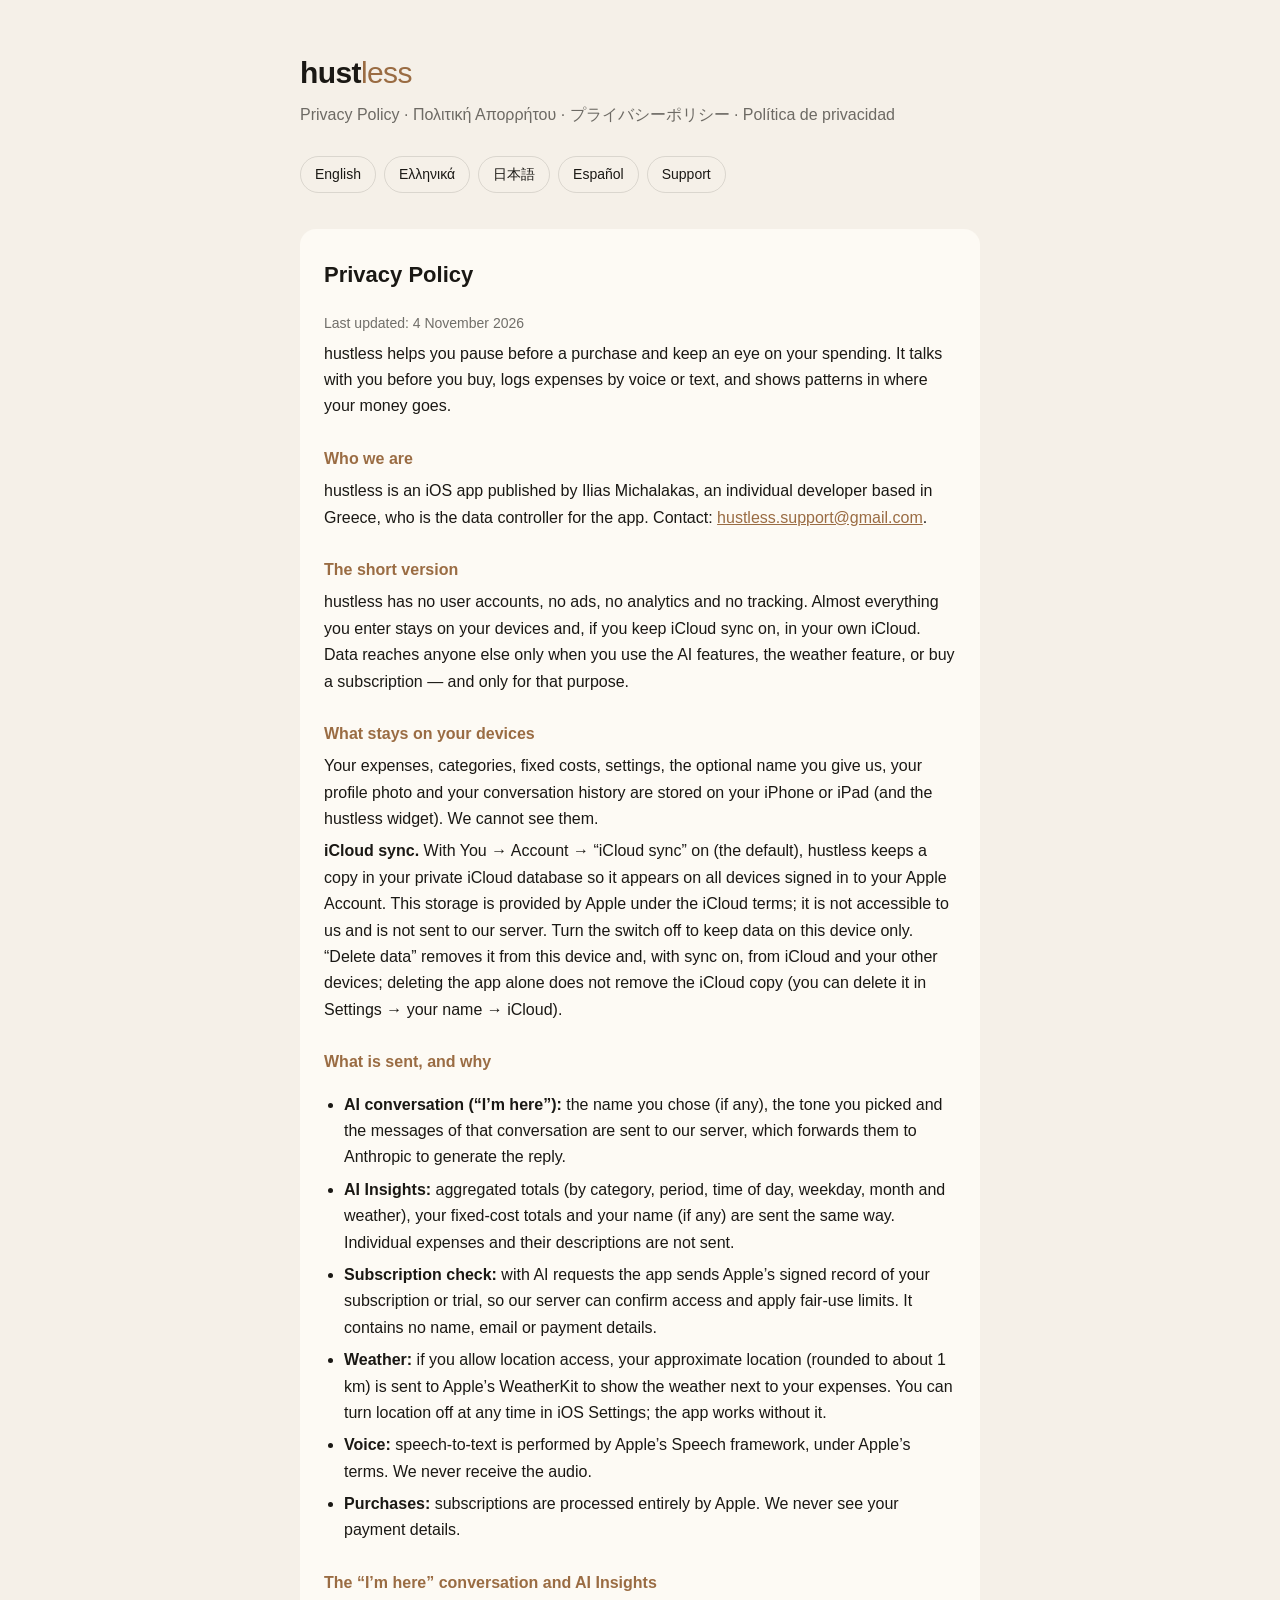
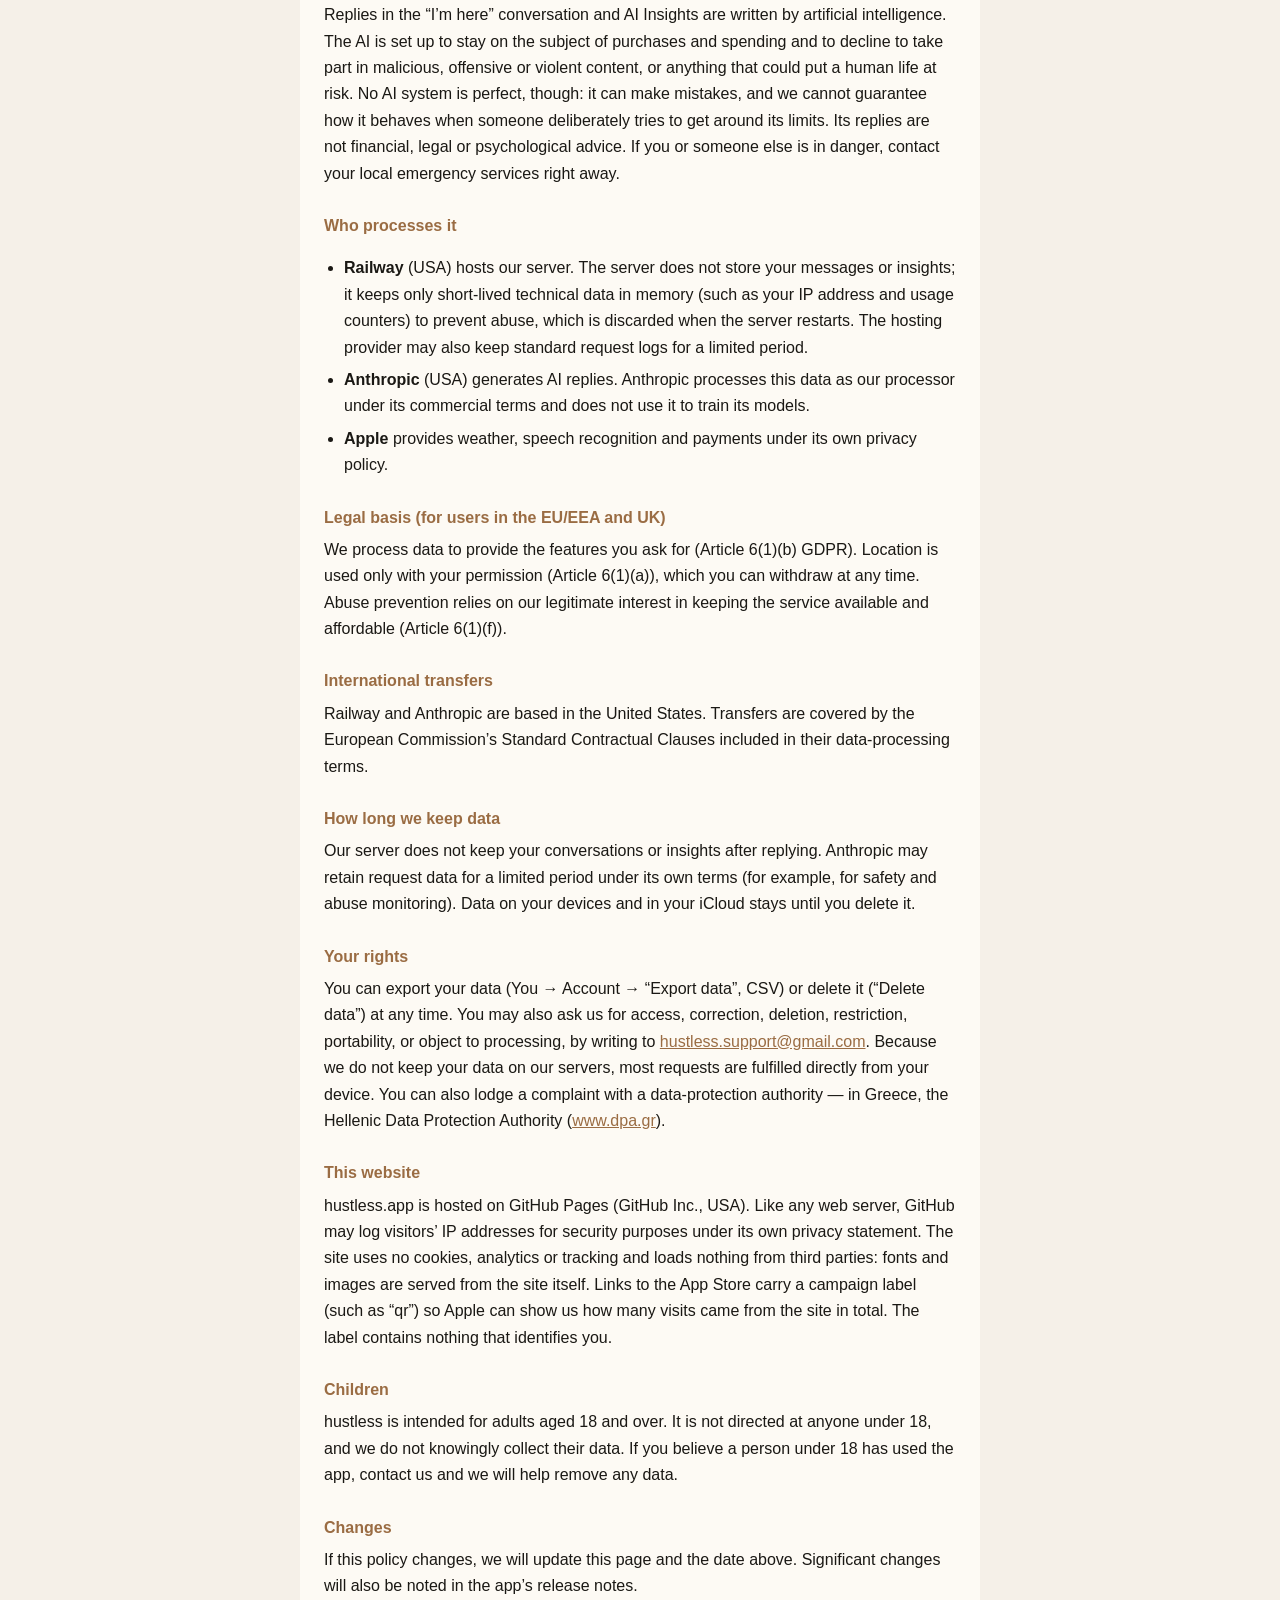
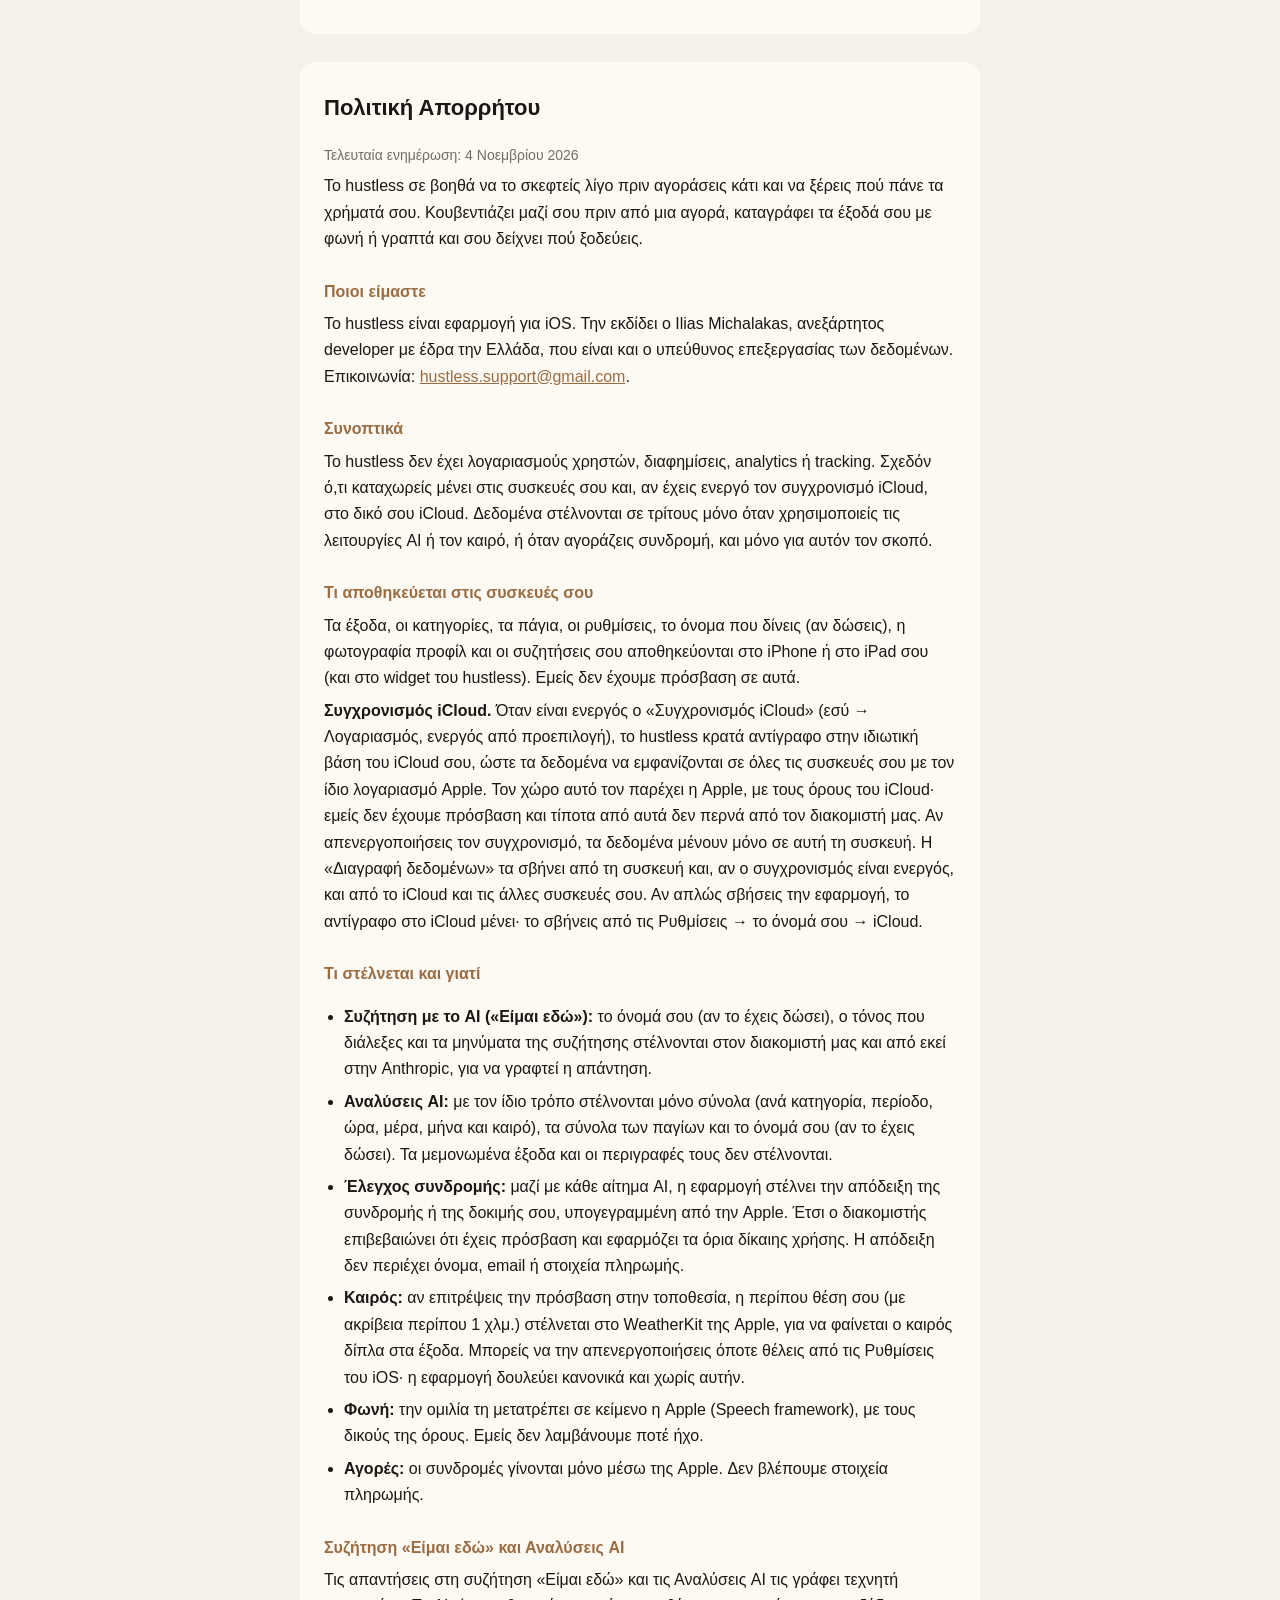
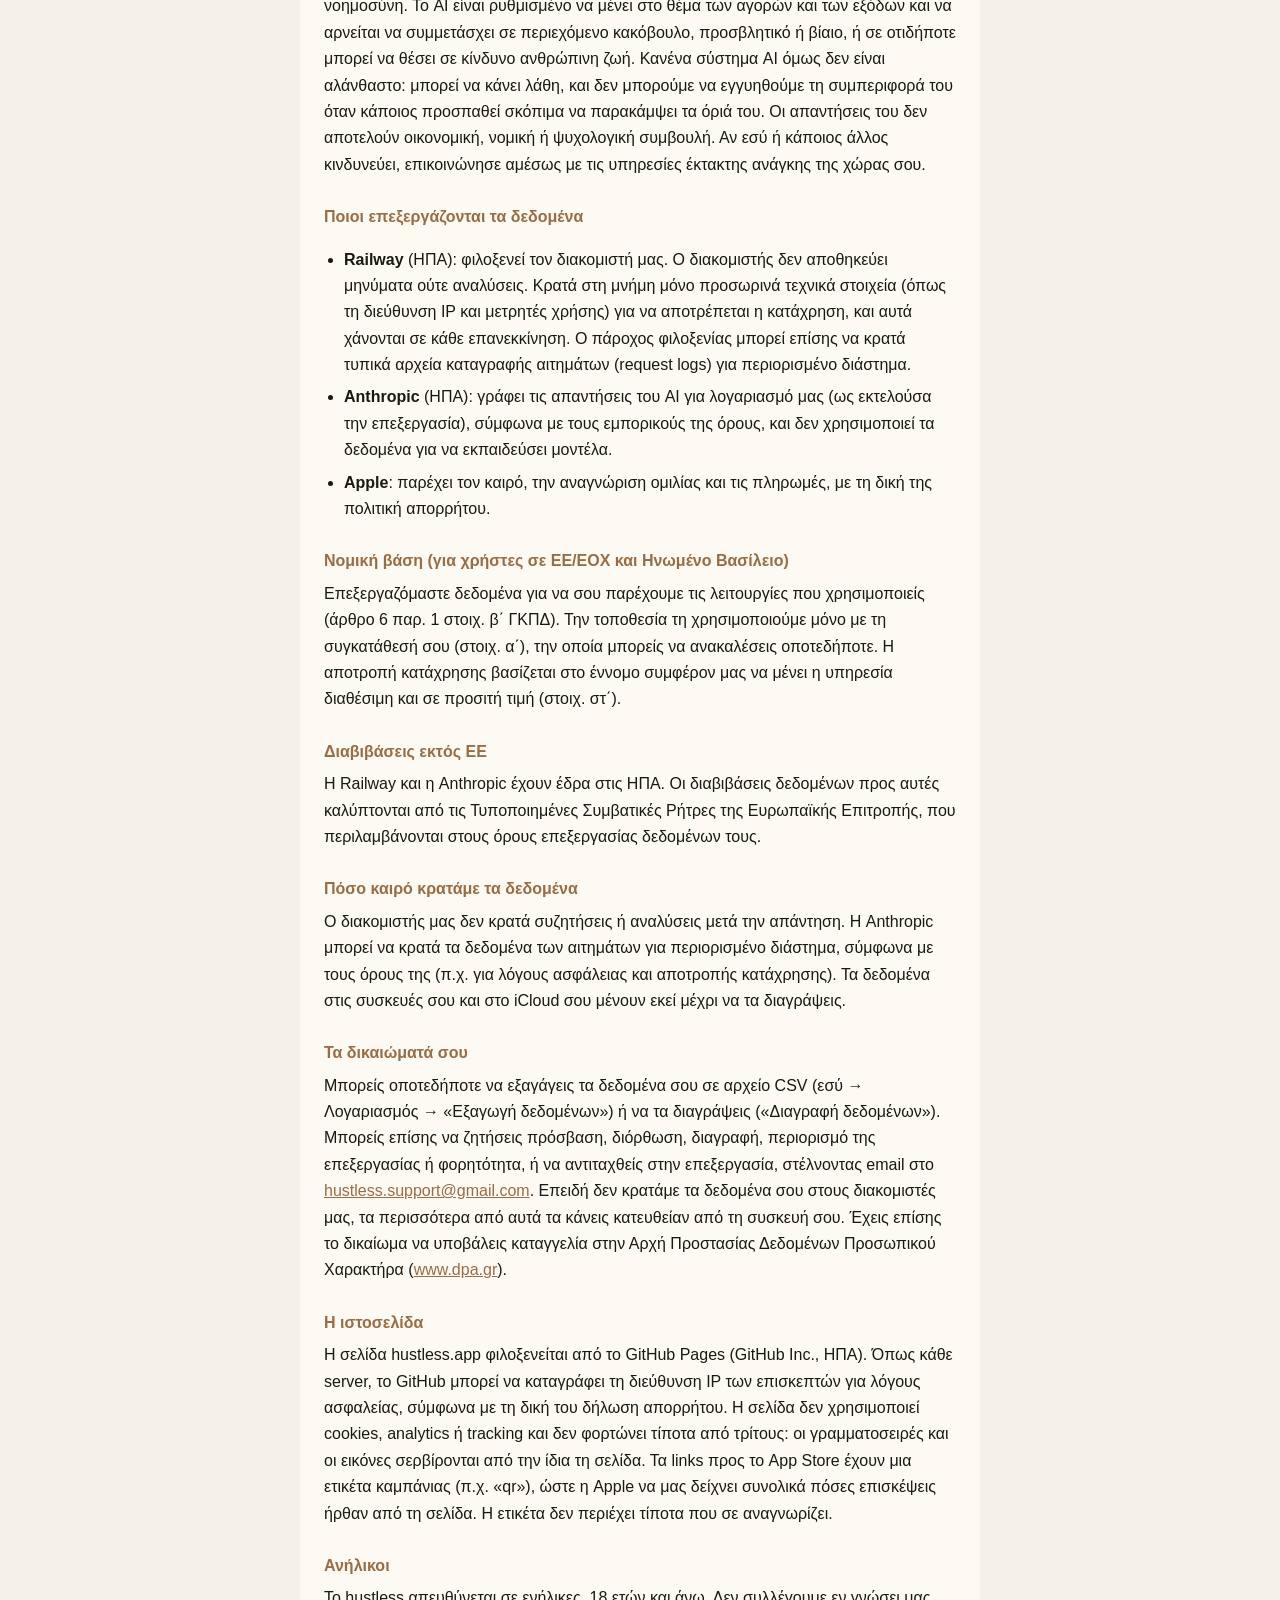
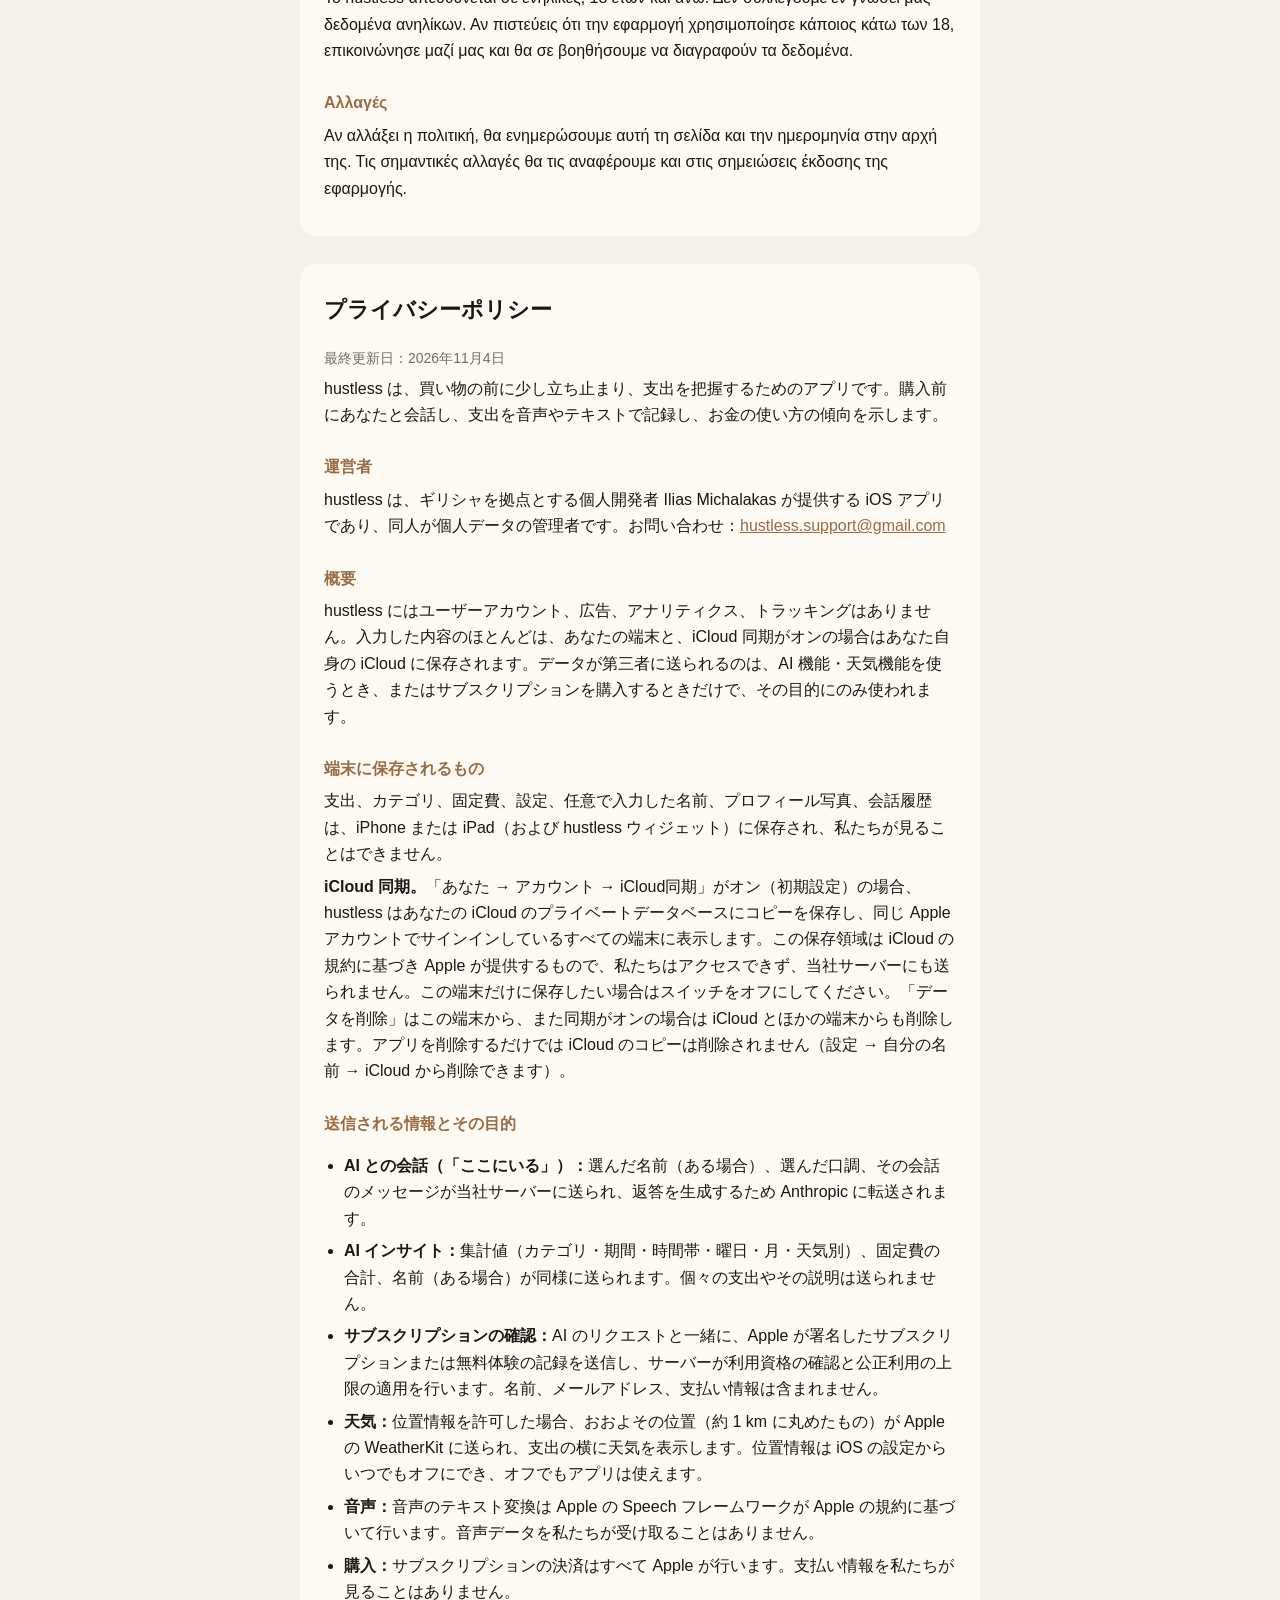
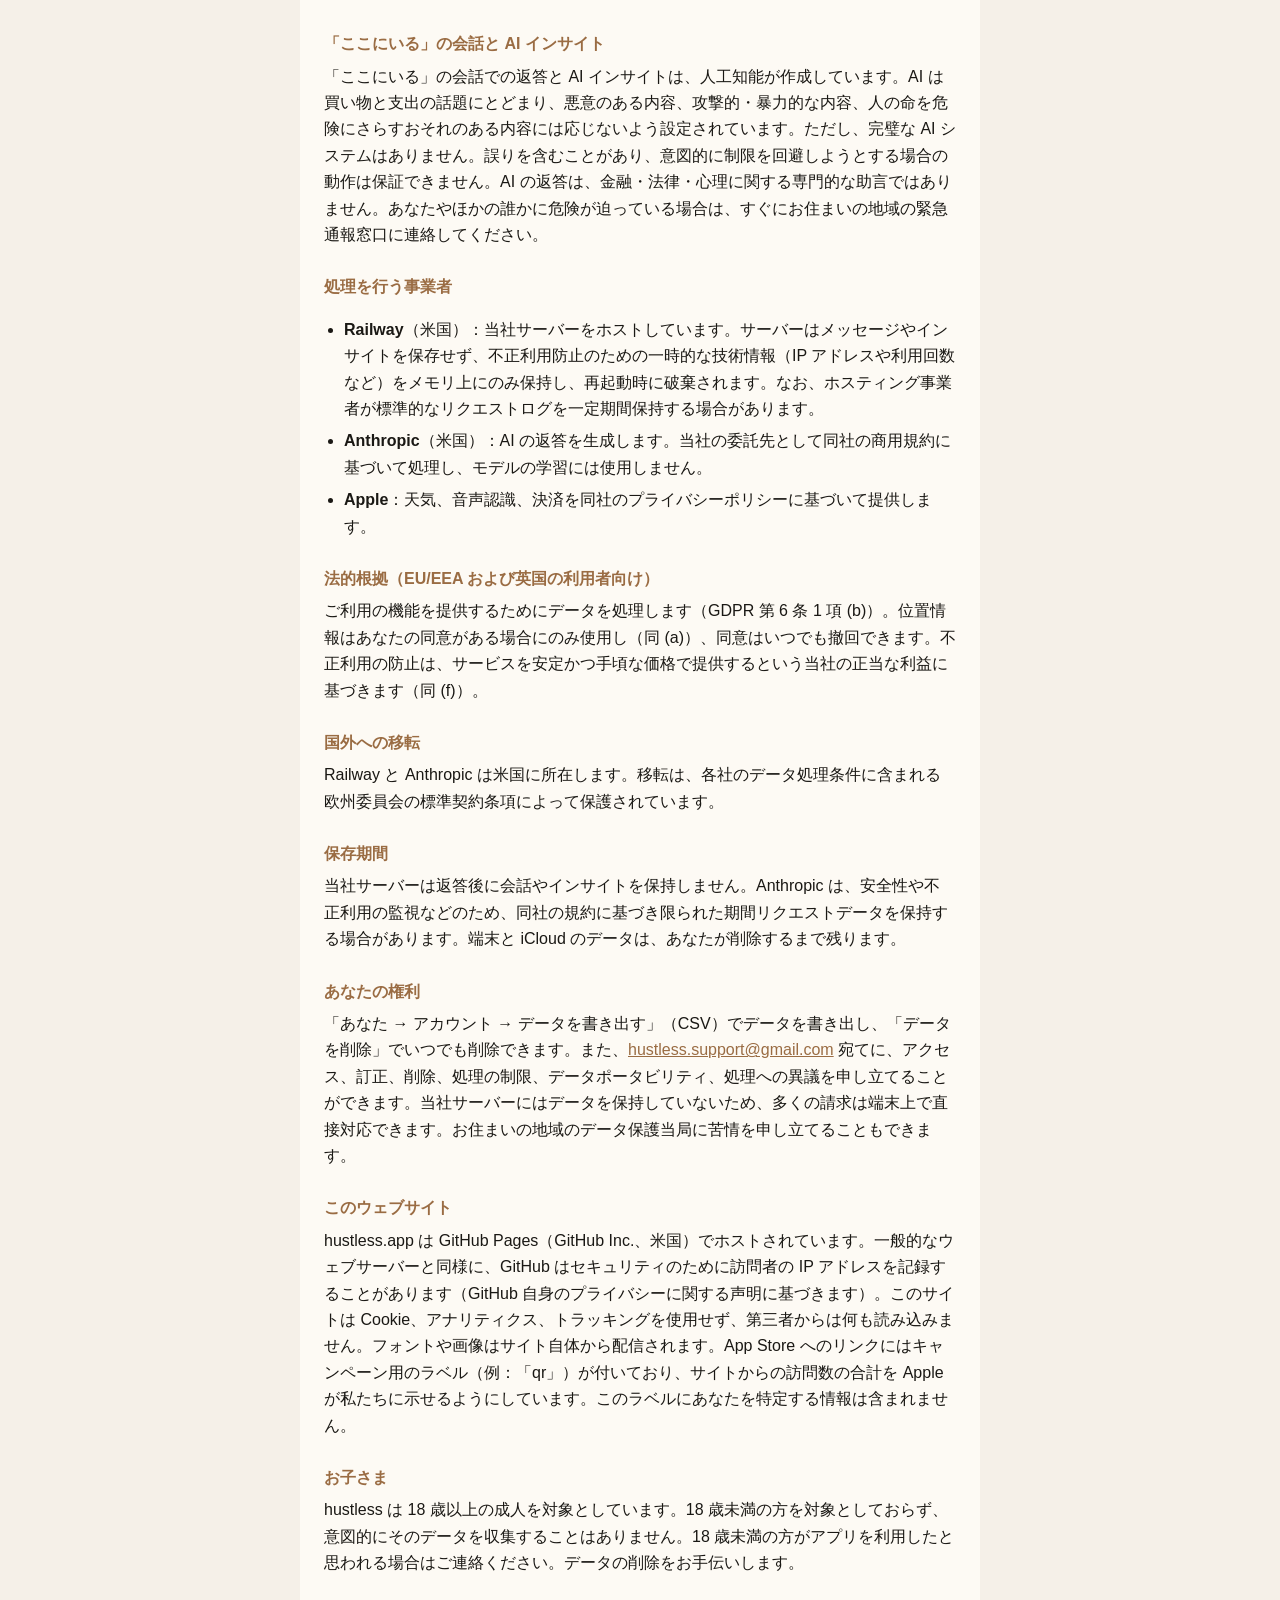
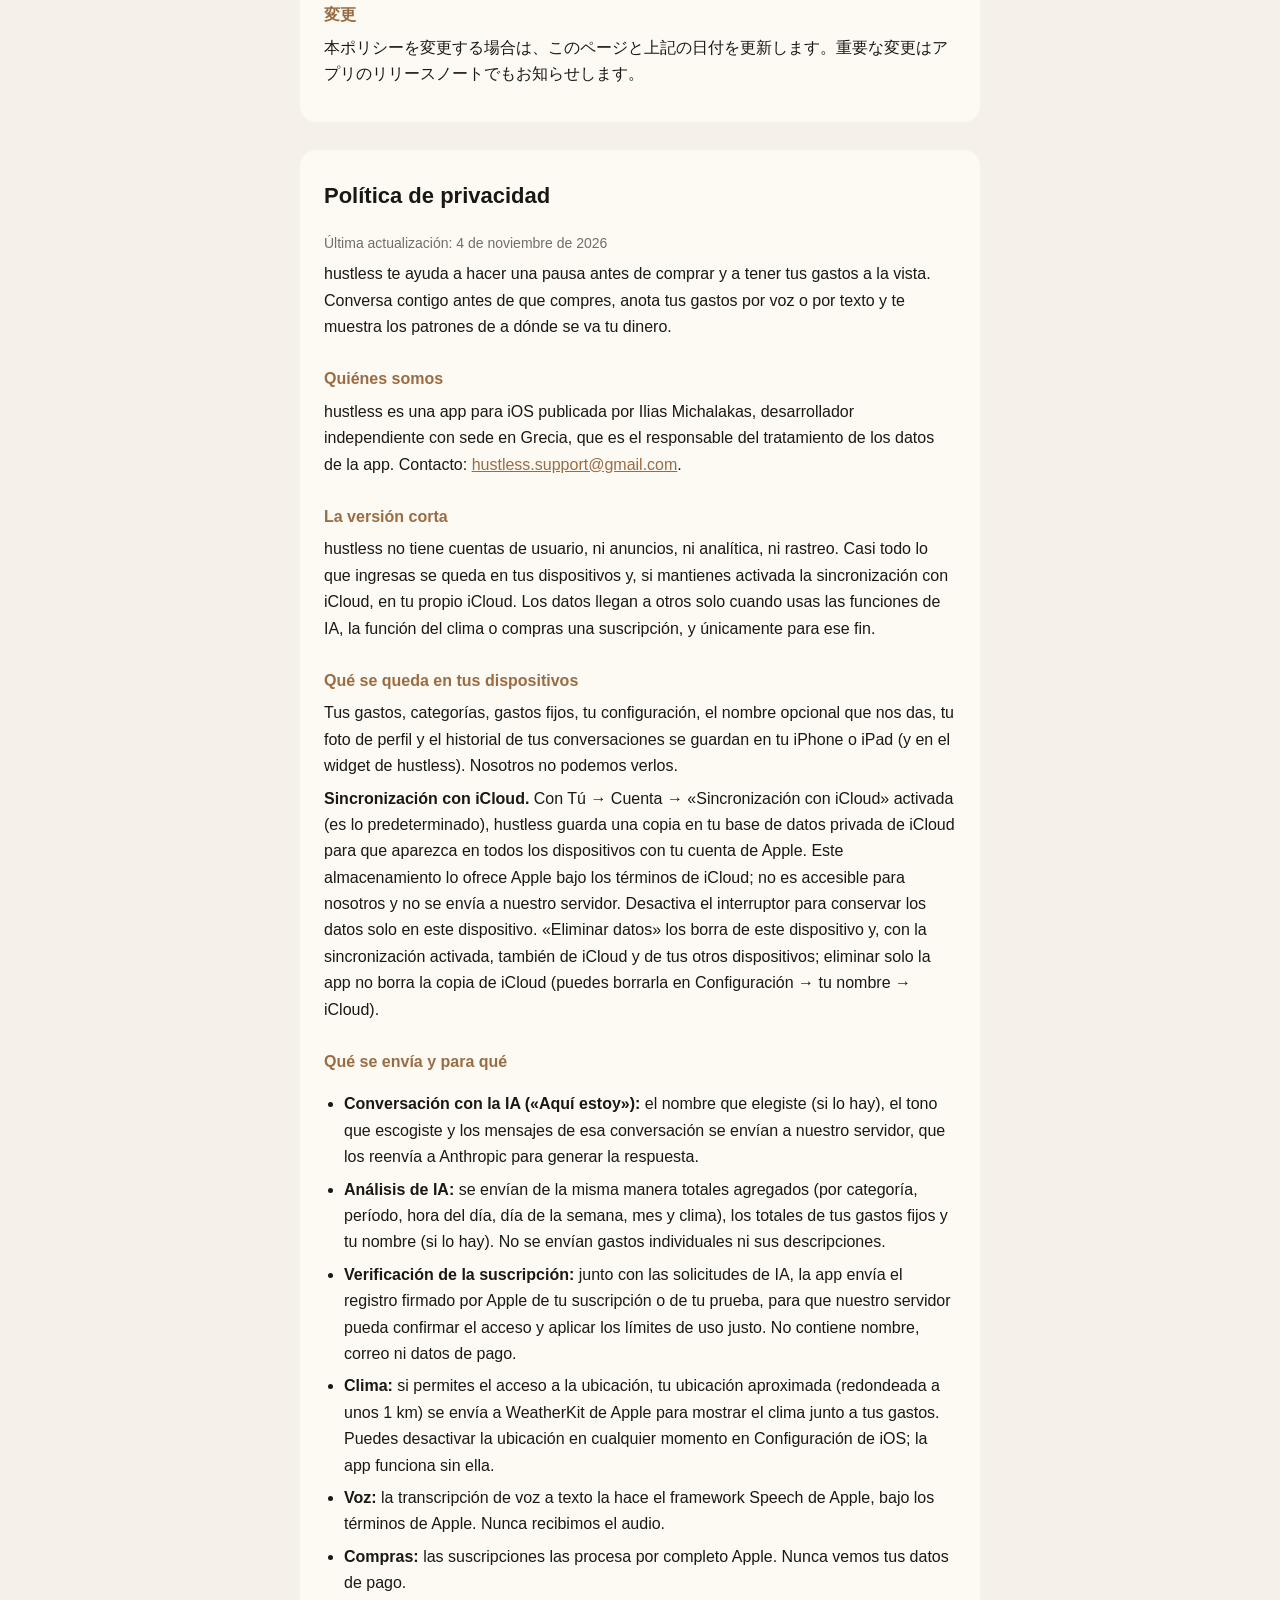
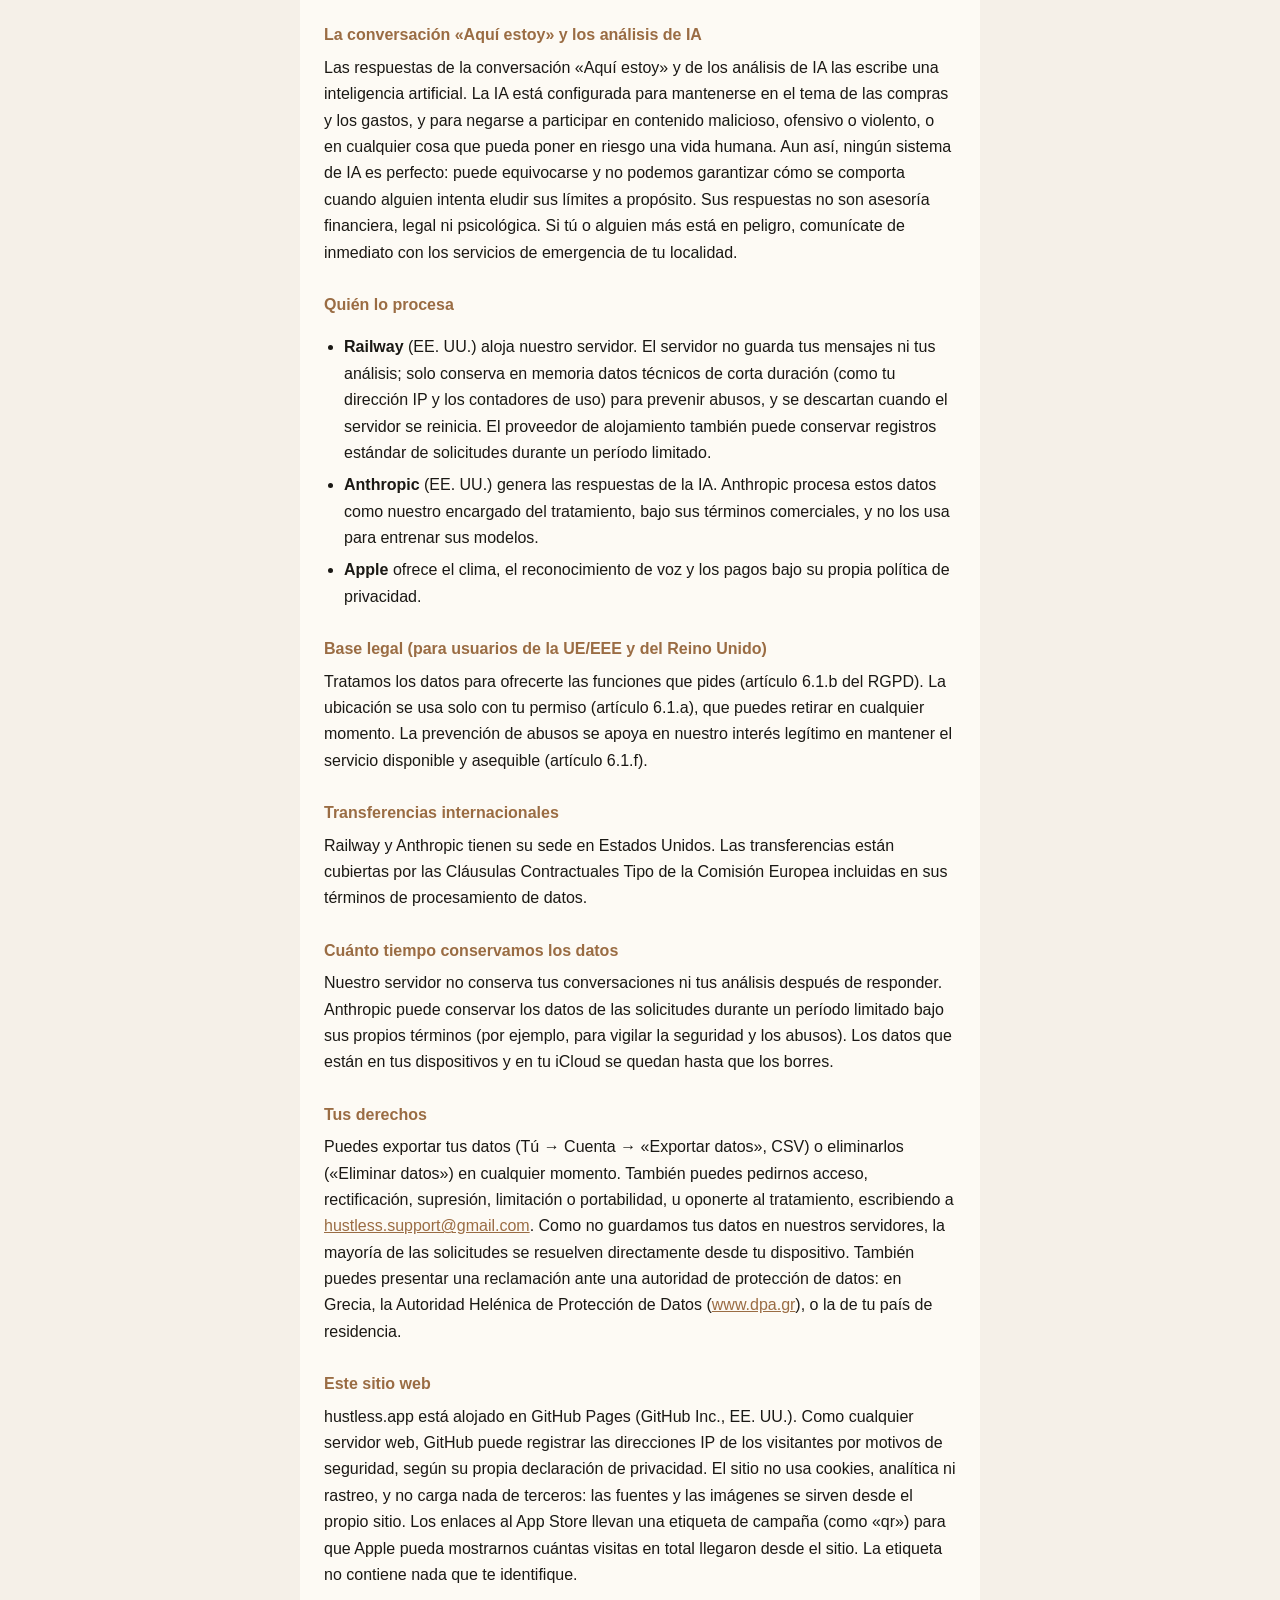
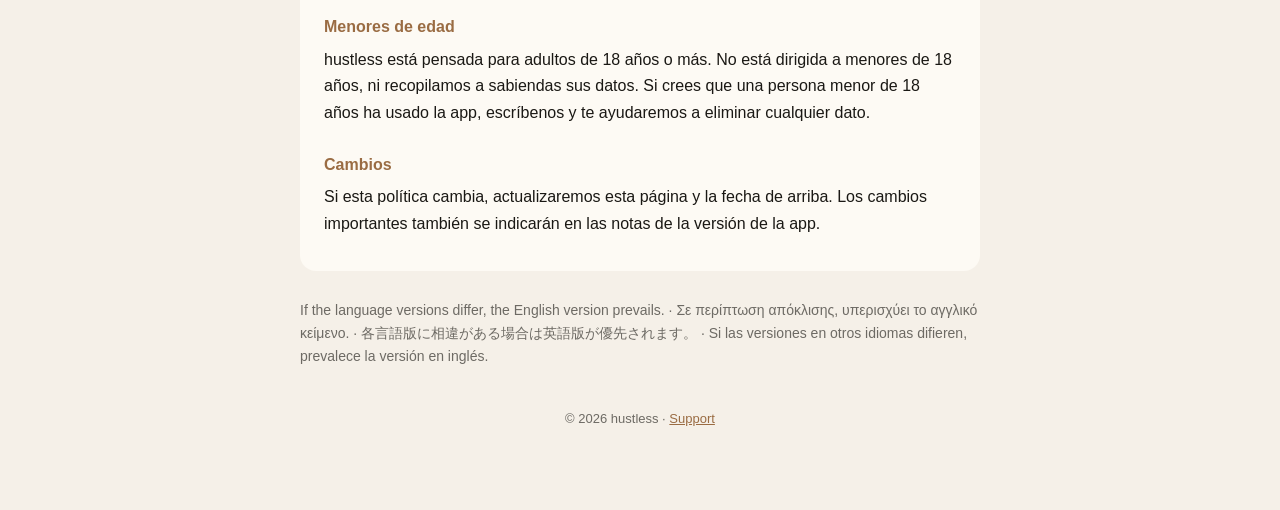
<file: privacy.html>
<!doctype html>
<html lang="en">
<head>
<meta charset="utf-8">
<meta name="viewport" content="width=device-width, initial-scale=1">
<title>hustless — Privacy Policy</title>
<meta name="description" content="Privacy Policy for the hustless iOS app.">
<link rel="stylesheet" href="style.css">
</head>
<body>
<main>
  <p class="wordmark"><b>hust</b><span>less</span></p>
  <p class="subtitle">Privacy Policy · Πολιτική Απορρήτου · プライバシーポリシー · Política de privacidad</p>
  <nav class="langs" aria-label="Language">
    <a href="#en" hreflang="en">English</a>
    <a href="#el" hreflang="el">Ελληνικά</a>
    <a href="#ja" hreflang="ja">日本語</a>
    <a href="#es" hreflang="es">Español</a>
    <a href="support.html">Support</a>
  </nav>

  <section id="en" lang="en">
    <h2>Privacy Policy</h2>
    <p class="meta">Last updated: 4 November 2026</p>

    <p>hustless helps you pause before a purchase and keep an eye on your spending. It talks with you before you buy, logs expenses by voice or text, and shows patterns in where your money goes.</p>

    <h3>Who we are</h3>
    <p>hustless is an iOS app published by Ilias Michalakas, an individual developer based in Greece, who is the data controller for the app. Contact: <a href="mailto:hustless.support@gmail.com">hustless.support@gmail.com</a>.</p>

    <h3>The short version</h3>
    <p>hustless has no user accounts, no ads, no analytics and no tracking. Almost everything you enter stays on your devices and, if you keep iCloud sync on, in your own iCloud. Data reaches anyone else only when you use the AI features, the weather feature, or buy a subscription — and only for that purpose.</p>

    <h3>What stays on your devices</h3>
    <p>Your expenses, categories, fixed costs, settings, the optional name you give us, your profile photo and your conversation history are stored on your iPhone or iPad (and the hustless widget). We cannot see them.</p>
    <p><strong>iCloud sync.</strong> With You → Account → “iCloud sync” on (the default), hustless keeps a copy in your private iCloud database so it appears on all devices signed in to your Apple Account. This storage is provided by Apple under the iCloud terms; it is not accessible to us and is not sent to our server. Turn the switch off to keep data on this device only. “Delete data” removes it from this device and, with sync on, from iCloud and your other devices; deleting the app alone does not remove the iCloud copy (you can delete it in Settings → your name → iCloud).</p>

    <h3>What is sent, and why</h3>
    <ul>
      <li><strong>AI conversation (“I’m here”):</strong> the name you chose (if any), the tone you picked and the messages of that conversation are sent to our server, which forwards them to Anthropic to generate the reply.</li>
      <li><strong>AI Insights:</strong> aggregated totals (by category, period, time of day, weekday, month and weather), your fixed-cost totals and your name (if any) are sent the same way. Individual expenses and their descriptions are not sent.</li>
      <li><strong>Subscription check:</strong> with AI requests the app sends Apple’s signed record of your subscription or trial, so our server can confirm access and apply fair-use limits. It contains no name, email or payment details.</li>
      <li><strong>Weather:</strong> if you allow location access, your approximate location (rounded to about 1 km) is sent to Apple’s WeatherKit to show the weather next to your expenses. You can turn location off at any time in iOS Settings; the app works without it.</li>
      <li><strong>Voice:</strong> speech-to-text is performed by Apple’s Speech framework, under Apple’s terms. We never receive the audio.</li>
      <li><strong>Purchases:</strong> subscriptions are processed entirely by Apple. We never see your payment details.</li>
    </ul>

    <h3>The “I’m here” conversation and AI Insights</h3>
    <p>Replies in the “I’m here” conversation and AI Insights are written by artificial intelligence. The AI is set up to stay on the subject of purchases and spending and to decline to take part in malicious, offensive or violent content, or anything that could put a human life at risk. No AI system is perfect, though: it can make mistakes, and we cannot guarantee how it behaves when someone deliberately tries to get around its limits. Its replies are not financial, legal or psychological advice. If you or someone else is in danger, contact your local emergency services right away.</p>

    <h3>Who processes it</h3>
    <ul>
      <li><strong>Railway</strong> (USA) hosts our server. The server does not store your messages or insights; it keeps only short-lived technical data in memory (such as your IP address and usage counters) to prevent abuse, which is discarded when the server restarts. The hosting provider may also keep standard request logs for a limited period.</li>
      <li><strong>Anthropic</strong> (USA) generates AI replies. Anthropic processes this data as our processor under its commercial terms and does not use it to train its models.</li>
      <li><strong>Apple</strong> provides weather, speech recognition and payments under its own privacy policy.</li>
    </ul>

    <h3>Legal basis (for users in the EU/EEA and UK)</h3>
    <p>We process data to provide the features you ask for (Article 6(1)(b) GDPR). Location is used only with your permission (Article 6(1)(a)), which you can withdraw at any time. Abuse prevention relies on our legitimate interest in keeping the service available and affordable (Article 6(1)(f)).</p>

    <h3>International transfers</h3>
    <p>Railway and Anthropic are based in the United States. Transfers are covered by the European Commission’s Standard Contractual Clauses included in their data-processing terms.</p>

    <h3>How long we keep data</h3>
    <p>Our server does not keep your conversations or insights after replying. Anthropic may retain request data for a limited period under its own terms (for example, for safety and abuse monitoring). Data on your devices and in your iCloud stays until you delete it.</p>

    <h3>Your rights</h3>
    <p>You can export your data (You → Account → “Export data”, CSV) or delete it (“Delete data”) at any time. You may also ask us for access, correction, deletion, restriction, portability, or object to processing, by writing to <a href="mailto:hustless.support@gmail.com">hustless.support@gmail.com</a>. Because we do not keep your data on our servers, most requests are fulfilled directly from your device. You can also lodge a complaint with a data-protection authority — in Greece, the Hellenic Data Protection Authority (<a href="https://www.dpa.gr">www.dpa.gr</a>).</p>

    <h3>This website</h3>
    <p>hustless.app is hosted on GitHub Pages (GitHub Inc., USA). Like any web server, GitHub may log visitors’ IP addresses for security purposes under its own privacy statement. The site uses no cookies, analytics or tracking and loads nothing from third parties: fonts and images are served from the site itself. Links to the App Store carry a campaign label (such as “qr”) so Apple can show us how many visits came from the site in total. The label contains nothing that identifies you.</p>

    <h3>Children</h3>
    <p>hustless is intended for adults aged 18 and over. It is not directed at anyone under 18, and we do not knowingly collect their data. If you believe a person under 18 has used the app, contact us and we will help remove any data.</p>

    <h3>Changes</h3>
    <p>If this policy changes, we will update this page and the date above. Significant changes will also be noted in the app’s release notes.</p>
  </section>

  <section id="el" lang="el">
    <h2>Πολιτική Απορρήτου</h2>
    <p class="meta">Τελευταία ενημέρωση: 4 Νοεμβρίου 2026</p>

    <p>Το hustless σε βοηθά να το σκεφτείς λίγο πριν αγοράσεις κάτι και να ξέρεις πού πάνε τα χρήματά σου. Κουβεντιάζει μαζί σου πριν από μια αγορά, καταγράφει τα έξοδά σου με φωνή ή γραπτά και σου δείχνει πού ξοδεύεις.</p>

    <h3>Ποιοι είμαστε</h3>
    <p>Το hustless είναι εφαρμογή για iOS. Την εκδίδει ο Ilias Michalakas, ανεξάρτητος developer με έδρα την Ελλάδα, που είναι και ο υπεύθυνος επεξεργασίας των δεδομένων. Επικοινωνία: <a href="mailto:hustless.support@gmail.com">hustless.support@gmail.com</a>.</p>

    <h3>Συνοπτικά</h3>
    <p>Το hustless δεν έχει λογαριασμούς χρηστών, διαφημίσεις, analytics ή tracking. Σχεδόν ό,τι καταχωρείς μένει στις συσκευές σου και, αν έχεις ενεργό τον συγχρονισμό iCloud, στο δικό σου iCloud. Δεδομένα στέλνονται σε τρίτους μόνο όταν χρησιμοποιείς τις λειτουργίες AI ή τον καιρό, ή όταν αγοράζεις συνδρομή, και μόνο για αυτόν τον σκοπό.</p>

    <h3>Τι αποθηκεύεται στις συσκευές σου</h3>
    <p>Τα έξοδα, οι κατηγορίες, τα πάγια, οι ρυθμίσεις, το όνομα που δίνεις (αν δώσεις), η φωτογραφία προφίλ και οι συζητήσεις σου αποθηκεύονται στο iPhone ή στο iPad σου (και στο widget του hustless). Εμείς δεν έχουμε πρόσβαση σε αυτά.</p>
    <p><strong>Συγχρονισμός iCloud.</strong> Όταν είναι ενεργός ο «Συγχρονισμός iCloud» (εσύ → Λογαριασμός, ενεργός από προεπιλογή), το hustless κρατά αντίγραφο στην ιδιωτική βάση του iCloud σου, ώστε τα δεδομένα να εμφανίζονται σε όλες τις συσκευές σου με τον ίδιο λογαριασμό Apple. Τον χώρο αυτό τον παρέχει η Apple, με τους όρους του iCloud· εμείς δεν έχουμε πρόσβαση και τίποτα από αυτά δεν περνά από τον διακομιστή μας. Αν απενεργοποιήσεις τον συγχρονισμό, τα δεδομένα μένουν μόνο σε αυτή τη συσκευή. Η «Διαγραφή δεδομένων» τα σβήνει από τη συσκευή και, αν ο συγχρονισμός είναι ενεργός, και από το iCloud και τις άλλες συσκευές σου. Αν απλώς σβήσεις την εφαρμογή, το αντίγραφο στο iCloud μένει· το σβήνεις από τις Ρυθμίσεις → το όνομά σου → iCloud.</p>

    <h3>Τι στέλνεται και γιατί</h3>
    <ul>
      <li><strong>Συζήτηση με το AI («Είμαι εδώ»):</strong> το όνομά σου (αν το έχεις δώσει), ο τόνος που διάλεξες και τα μηνύματα της συζήτησης στέλνονται στον διακομιστή μας και από εκεί στην Anthropic, για να γραφτεί η απάντηση.</li>
      <li><strong>Αναλύσεις AI:</strong> με τον ίδιο τρόπο στέλνονται μόνο σύνολα (ανά κατηγορία, περίοδο, ώρα, μέρα, μήνα και καιρό), τα σύνολα των παγίων και το όνομά σου (αν το έχεις δώσει). Τα μεμονωμένα έξοδα και οι περιγραφές τους δεν στέλνονται.</li>
      <li><strong>Έλεγχος συνδρομής:</strong> μαζί με κάθε αίτημα AI, η εφαρμογή στέλνει την απόδειξη της συνδρομής ή της δοκιμής σου, υπογεγραμμένη από την Apple. Έτσι ο διακομιστής επιβεβαιώνει ότι έχεις πρόσβαση και εφαρμόζει τα όρια δίκαιης χρήσης. Η απόδειξη δεν περιέχει όνομα, email ή στοιχεία πληρωμής.</li>
      <li><strong>Καιρός:</strong> αν επιτρέψεις την πρόσβαση στην τοποθεσία, η περίπου θέση σου (με ακρίβεια περίπου 1 χλμ.) στέλνεται στο WeatherKit της Apple, για να φαίνεται ο καιρός δίπλα στα έξοδα. Μπορείς να την απενεργοποιήσεις όποτε θέλεις από τις Ρυθμίσεις του iOS· η εφαρμογή δουλεύει κανονικά και χωρίς αυτήν.</li>
      <li><strong>Φωνή:</strong> την ομιλία τη μετατρέπει σε κείμενο η Apple (Speech framework), με τους δικούς της όρους. Εμείς δεν λαμβάνουμε ποτέ ήχο.</li>
      <li><strong>Αγορές:</strong> οι συνδρομές γίνονται μόνο μέσω της Apple. Δεν βλέπουμε στοιχεία πληρωμής.</li>
    </ul>

    <h3>Συζήτηση «Είμαι εδώ» και Αναλύσεις AI</h3>
    <p>Τις απαντήσεις στη συζήτηση «Είμαι εδώ» και τις Αναλύσεις AI τις γράφει τεχνητή νοημοσύνη. Το AI είναι ρυθμισμένο να μένει στο θέμα των αγορών και των εξόδων και να αρνείται να συμμετάσχει σε περιεχόμενο κακόβουλο, προσβλητικό ή βίαιο, ή σε οτιδήποτε μπορεί να θέσει σε κίνδυνο ανθρώπινη ζωή. Κανένα σύστημα AI όμως δεν είναι αλάνθαστο: μπορεί να κάνει λάθη, και δεν μπορούμε να εγγυηθούμε τη συμπεριφορά του όταν κάποιος προσπαθεί σκόπιμα να παρακάμψει τα όριά του. Οι απαντήσεις του δεν αποτελούν οικονομική, νομική ή ψυχολογική συμβουλή. Αν εσύ ή κάποιος άλλος κινδυνεύει, επικοινώνησε αμέσως με τις υπηρεσίες έκτακτης ανάγκης της χώρας σου.</p>

    <h3>Ποιοι επεξεργάζονται τα δεδομένα</h3>
    <ul>
      <li><strong>Railway</strong> (ΗΠΑ): φιλοξενεί τον διακομιστή μας. Ο διακομιστής δεν αποθηκεύει μηνύματα ούτε αναλύσεις. Κρατά στη μνήμη μόνο προσωρινά τεχνικά στοιχεία (όπως τη διεύθυνση IP και μετρητές χρήσης) για να αποτρέπεται η κατάχρηση, και αυτά χάνονται σε κάθε επανεκκίνηση. Ο πάροχος φιλοξενίας μπορεί επίσης να κρατά τυπικά αρχεία καταγραφής αιτημάτων (request logs) για περιορισμένο διάστημα.</li>
      <li><strong>Anthropic</strong> (ΗΠΑ): γράφει τις απαντήσεις του AI για λογαριασμό μας (ως εκτελούσα την επεξεργασία), σύμφωνα με τους εμπορικούς της όρους, και δεν χρησιμοποιεί τα δεδομένα για να εκπαιδεύσει μοντέλα.</li>
      <li><strong>Apple</strong>: παρέχει τον καιρό, την αναγνώριση ομιλίας και τις πληρωμές, με τη δική της πολιτική απορρήτου.</li>
    </ul>

    <h3>Νομική βάση (για χρήστες σε ΕΕ/ΕΟΧ και Ηνωμένο Βασίλειο)</h3>
    <p>Επεξεργαζόμαστε δεδομένα για να σου παρέχουμε τις λειτουργίες που χρησιμοποιείς (άρθρο 6 παρ. 1 στοιχ. β΄ ΓΚΠΔ). Την τοποθεσία τη χρησιμοποιούμε μόνο με τη συγκατάθεσή σου (στοιχ. α΄), την οποία μπορείς να ανακαλέσεις οποτεδήποτε. Η αποτροπή κατάχρησης βασίζεται στο έννομο συμφέρον μας να μένει η υπηρεσία διαθέσιμη και σε προσιτή τιμή (στοιχ. στ΄).</p>

    <h3>Διαβιβάσεις εκτός ΕΕ</h3>
    <p>Η Railway και η Anthropic έχουν έδρα στις ΗΠΑ. Οι διαβιβάσεις δεδομένων προς αυτές καλύπτονται από τις Τυποποιημένες Συμβατικές Ρήτρες της Ευρωπαϊκής Επιτροπής, που περιλαμβάνονται στους όρους επεξεργασίας δεδομένων τους.</p>

    <h3>Πόσο καιρό κρατάμε τα δεδομένα</h3>
    <p>Ο διακομιστής μας δεν κρατά συζητήσεις ή αναλύσεις μετά την απάντηση. Η Anthropic μπορεί να κρατά τα δεδομένα των αιτημάτων για περιορισμένο διάστημα, σύμφωνα με τους όρους της (π.χ. για λόγους ασφάλειας και αποτροπής κατάχρησης). Τα δεδομένα στις συσκευές σου και στο iCloud σου μένουν εκεί μέχρι να τα διαγράψεις.</p>

    <h3>Τα δικαιώματά σου</h3>
    <p>Μπορείς οποτεδήποτε να εξαγάγεις τα δεδομένα σου σε αρχείο CSV (εσύ → Λογαριασμός → «Εξαγωγή δεδομένων») ή να τα διαγράψεις («Διαγραφή δεδομένων»). Μπορείς επίσης να ζητήσεις πρόσβαση, διόρθωση, διαγραφή, περιορισμό της επεξεργασίας ή φορητότητα, ή να αντιταχθείς στην επεξεργασία, στέλνοντας email στο <a href="mailto:hustless.support@gmail.com">hustless.support@gmail.com</a>. Επειδή δεν κρατάμε τα δεδομένα σου στους διακομιστές μας, τα περισσότερα από αυτά τα κάνεις κατευθείαν από τη συσκευή σου. Έχεις επίσης το δικαίωμα να υποβάλεις καταγγελία στην Αρχή Προστασίας Δεδομένων Προσωπικού Χαρακτήρα (<a href="https://www.dpa.gr">www.dpa.gr</a>).</p>

    <h3>Η ιστοσελίδα</h3>
    <p>Η σελίδα hustless.app φιλοξενείται από το GitHub Pages (GitHub Inc., ΗΠΑ). Όπως κάθε server, το GitHub μπορεί να καταγράφει τη διεύθυνση IP των επισκεπτών για λόγους ασφαλείας, σύμφωνα με τη δική του δήλωση απορρήτου. Η σελίδα δεν χρησιμοποιεί cookies, analytics ή tracking και δεν φορτώνει τίποτα από τρίτους: οι γραμματοσειρές και οι εικόνες σερβίρονται από την ίδια τη σελίδα. Τα links προς το App Store έχουν μια ετικέτα καμπάνιας (π.χ. «qr»), ώστε η Apple να μας δείχνει συνολικά πόσες επισκέψεις ήρθαν από τη σελίδα. Η ετικέτα δεν περιέχει τίποτα που σε αναγνωρίζει.</p>

    <h3>Ανήλικοι</h3>
    <p>Το hustless απευθύνεται σε ενήλικες, 18 ετών και άνω. Δεν συλλέγουμε εν γνώσει μας δεδομένα ανηλίκων. Αν πιστεύεις ότι την εφαρμογή χρησιμοποίησε κάποιος κάτω των 18, επικοινώνησε μαζί μας και θα σε βοηθήσουμε να διαγραφούν τα δεδομένα.</p>

    <h3>Αλλαγές</h3>
    <p>Αν αλλάξει η πολιτική, θα ενημερώσουμε αυτή τη σελίδα και την ημερομηνία στην αρχή της. Τις σημαντικές αλλαγές θα τις αναφέρουμε και στις σημειώσεις έκδοσης της εφαρμογής.</p>
  </section>

  <section id="ja" lang="ja">
    <h2>プライバシーポリシー</h2>
    <p class="meta">最終更新日：2026年11月4日</p>

    <p>hustless は、買い物の前に少し立ち止まり、支出を把握するためのアプリです。購入前にあなたと会話し、支出を音声やテキストで記録し、お金の使い方の傾向を示します。</p>

    <h3>運営者</h3>
    <p>hustless は、ギリシャを拠点とする個人開発者 Ilias Michalakas が提供する iOS アプリであり、同人が個人データの管理者です。お問い合わせ：<a href="mailto:hustless.support@gmail.com">hustless.support@gmail.com</a></p>

    <h3>概要</h3>
    <p>hustless にはユーザーアカウント、広告、アナリティクス、トラッキングはありません。入力した内容のほとんどは、あなたの端末と、iCloud 同期がオンの場合はあなた自身の iCloud に保存されます。データが第三者に送られるのは、AI 機能・天気機能を使うとき、またはサブスクリプションを購入するときだけで、その目的にのみ使われます。</p>

    <h3>端末に保存されるもの</h3>
    <p>支出、カテゴリ、固定費、設定、任意で入力した名前、プロフィール写真、会話履歴は、iPhone または iPad（および hustless ウィジェット）に保存され、私たちが見ることはできません。</p>
    <p><strong>iCloud 同期。</strong>「あなた → アカウント → iCloud同期」がオン（初期設定）の場合、hustless はあなたの iCloud のプライベートデータベースにコピーを保存し、同じ Apple アカウントでサインインしているすべての端末に表示します。この保存領域は iCloud の規約に基づき Apple が提供するもので、私たちはアクセスできず、当社サーバーにも送られません。この端末だけに保存したい場合はスイッチをオフにしてください。「データを削除」はこの端末から、また同期がオンの場合は iCloud とほかの端末からも削除します。アプリを削除するだけでは iCloud のコピーは削除されません（設定 → 自分の名前 → iCloud から削除できます）。</p>

    <h3>送信される情報とその目的</h3>
    <ul>
      <li><strong>AI との会話（「ここにいる」）：</strong>選んだ名前（ある場合）、選んだ口調、その会話のメッセージが当社サーバーに送られ、返答を生成するため Anthropic に転送されます。</li>
      <li><strong>AI インサイト：</strong>集計値（カテゴリ・期間・時間帯・曜日・月・天気別）、固定費の合計、名前（ある場合）が同様に送られます。個々の支出やその説明は送られません。</li>
      <li><strong>サブスクリプションの確認：</strong>AI のリクエストと一緒に、Apple が署名したサブスクリプションまたは無料体験の記録を送信し、サーバーが利用資格の確認と公正利用の上限の適用を行います。名前、メールアドレス、支払い情報は含まれません。</li>
      <li><strong>天気：</strong>位置情報を許可した場合、おおよその位置（約 1 km に丸めたもの）が Apple の WeatherKit に送られ、支出の横に天気を表示します。位置情報は iOS の設定からいつでもオフにでき、オフでもアプリは使えます。</li>
      <li><strong>音声：</strong>音声のテキスト変換は Apple の Speech フレームワークが Apple の規約に基づいて行います。音声データを私たちが受け取ることはありません。</li>
      <li><strong>購入：</strong>サブスクリプションの決済はすべて Apple が行います。支払い情報を私たちが見ることはありません。</li>
    </ul>

    <h3>「ここにいる」の会話と AI インサイト</h3>
    <p>「ここにいる」の会話での返答と AI インサイトは、人工知能が作成しています。AI は買い物と支出の話題にとどまり、悪意のある内容、攻撃的・暴力的な内容、人の命を危険にさらすおそれのある内容には応じないよう設定されています。ただし、完璧な AI システムはありません。誤りを含むことがあり、意図的に制限を回避しようとする場合の動作は保証できません。AI の返答は、金融・法律・心理に関する専門的な助言ではありません。あなたやほかの誰かに危険が迫っている場合は、すぐにお住まいの地域の緊急通報窓口に連絡してください。</p>

    <h3>処理を行う事業者</h3>
    <ul>
      <li><strong>Railway</strong>（米国）：当社サーバーをホストしています。サーバーはメッセージやインサイトを保存せず、不正利用防止のための一時的な技術情報（IP アドレスや利用回数など）をメモリ上にのみ保持し、再起動時に破棄されます。なお、ホスティング事業者が標準的なリクエストログを一定期間保持する場合があります。</li>
      <li><strong>Anthropic</strong>（米国）：AI の返答を生成します。当社の委託先として同社の商用規約に基づいて処理し、モデルの学習には使用しません。</li>
      <li><strong>Apple</strong>：天気、音声認識、決済を同社のプライバシーポリシーに基づいて提供します。</li>
    </ul>

    <h3>法的根拠（EU/EEA および英国の利用者向け）</h3>
    <p>ご利用の機能を提供するためにデータを処理します（GDPR 第 6 条 1 項 (b)）。位置情報はあなたの同意がある場合にのみ使用し（同 (a)）、同意はいつでも撤回できます。不正利用の防止は、サービスを安定かつ手頃な価格で提供するという当社の正当な利益に基づきます（同 (f)）。</p>

    <h3>国外への移転</h3>
    <p>Railway と Anthropic は米国に所在します。移転は、各社のデータ処理条件に含まれる欧州委員会の標準契約条項によって保護されています。</p>

    <h3>保存期間</h3>
    <p>当社サーバーは返答後に会話やインサイトを保持しません。Anthropic は、安全性や不正利用の監視などのため、同社の規約に基づき限られた期間リクエストデータを保持する場合があります。端末と iCloud のデータは、あなたが削除するまで残ります。</p>

    <h3>あなたの権利</h3>
    <p>「あなた → アカウント → データを書き出す」（CSV）でデータを書き出し、「データを削除」でいつでも削除できます。また、<a href="mailto:hustless.support@gmail.com">hustless.support@gmail.com</a> 宛てに、アクセス、訂正、削除、処理の制限、データポータビリティ、処理への異議を申し立てることができます。当社サーバーにはデータを保持していないため、多くの請求は端末上で直接対応できます。お住まいの地域のデータ保護当局に苦情を申し立てることもできます。</p>

    <h3>このウェブサイト</h3>
    <p>hustless.app は GitHub Pages（GitHub Inc.、米国）でホストされています。一般的なウェブサーバーと同様に、GitHub はセキュリティのために訪問者の IP アドレスを記録することがあります（GitHub 自身のプライバシーに関する声明に基づきます）。このサイトは Cookie、アナリティクス、トラッキングを使用せず、第三者からは何も読み込みません。フォントや画像はサイト自体から配信されます。App Store へのリンクにはキャンペーン用のラベル（例：「qr」）が付いており、サイトからの訪問数の合計を Apple が私たちに示せるようにしています。このラベルにあなたを特定する情報は含まれません。</p>

    <h3>お子さま</h3>
    <p>hustless は 18 歳以上の成人を対象としています。18 歳未満の方を対象としておらず、意図的にそのデータを収集することはありません。18 歳未満の方がアプリを利用したと思われる場合はご連絡ください。データの削除をお手伝いします。</p>

    <h3>変更</h3>
    <p>本ポリシーを変更する場合は、このページと上記の日付を更新します。重要な変更はアプリのリリースノートでもお知らせします。</p>
  </section>

  <section id="es" lang="es">
    <h2>Política de privacidad</h2>
    <p class="meta">Última actualización: 4 de noviembre de 2026</p>

    <p>hustless te ayuda a hacer una pausa antes de comprar y a tener tus gastos a la vista. Conversa contigo antes de que compres, anota tus gastos por voz o por texto y te muestra los patrones de a dónde se va tu dinero.</p>

    <h3>Quiénes somos</h3>
    <p>hustless es una app para iOS publicada por Ilias Michalakas, desarrollador independiente con sede en Grecia, que es el responsable del tratamiento de los datos de la app. Contacto: <a href="mailto:hustless.support@gmail.com">hustless.support@gmail.com</a>.</p>

    <h3>La versión corta</h3>
    <p>hustless no tiene cuentas de usuario, ni anuncios, ni analítica, ni rastreo. Casi todo lo que ingresas se queda en tus dispositivos y, si mantienes activada la sincronización con iCloud, en tu propio iCloud. Los datos llegan a otros solo cuando usas las funciones de IA, la función del clima o compras una suscripción, y únicamente para ese fin.</p>

    <h3>Qué se queda en tus dispositivos</h3>
    <p>Tus gastos, categorías, gastos fijos, tu configuración, el nombre opcional que nos das, tu foto de perfil y el historial de tus conversaciones se guardan en tu iPhone o iPad (y en el widget de hustless). Nosotros no podemos verlos.</p>
    <p><strong>Sincronización con iCloud.</strong> Con Tú → Cuenta → «Sincronización con iCloud» activada (es lo predeterminado), hustless guarda una copia en tu base de datos privada de iCloud para que aparezca en todos los dispositivos con tu cuenta de Apple. Este almacenamiento lo ofrece Apple bajo los términos de iCloud; no es accesible para nosotros y no se envía a nuestro servidor. Desactiva el interruptor para conservar los datos solo en este dispositivo. «Eliminar datos» los borra de este dispositivo y, con la sincronización activada, también de iCloud y de tus otros dispositivos; eliminar solo la app no borra la copia de iCloud (puedes borrarla en Configuración → tu nombre → iCloud).</p>

    <h3>Qué se envía y para qué</h3>
    <ul>
      <li><strong>Conversación con la IA («Aquí estoy»):</strong> el nombre que elegiste (si lo hay), el tono que escogiste y los mensajes de esa conversación se envían a nuestro servidor, que los reenvía a Anthropic para generar la respuesta.</li>
      <li><strong>Análisis de IA:</strong> se envían de la misma manera totales agregados (por categoría, período, hora del día, día de la semana, mes y clima), los totales de tus gastos fijos y tu nombre (si lo hay). No se envían gastos individuales ni sus descripciones.</li>
      <li><strong>Verificación de la suscripción:</strong> junto con las solicitudes de IA, la app envía el registro firmado por Apple de tu suscripción o de tu prueba, para que nuestro servidor pueda confirmar el acceso y aplicar los límites de uso justo. No contiene nombre, correo ni datos de pago.</li>
      <li><strong>Clima:</strong> si permites el acceso a la ubicación, tu ubicación aproximada (redondeada a unos 1 km) se envía a WeatherKit de Apple para mostrar el clima junto a tus gastos. Puedes desactivar la ubicación en cualquier momento en Configuración de iOS; la app funciona sin ella.</li>
      <li><strong>Voz:</strong> la transcripción de voz a texto la hace el framework Speech de Apple, bajo los términos de Apple. Nunca recibimos el audio.</li>
      <li><strong>Compras:</strong> las suscripciones las procesa por completo Apple. Nunca vemos tus datos de pago.</li>
    </ul>

    <h3>La conversación «Aquí estoy» y los análisis de IA</h3>
    <p>Las respuestas de la conversación «Aquí estoy» y de los análisis de IA las escribe una inteligencia artificial. La IA está configurada para mantenerse en el tema de las compras y los gastos, y para negarse a participar en contenido malicioso, ofensivo o violento, o en cualquier cosa que pueda poner en riesgo una vida humana. Aun así, ningún sistema de IA es perfecto: puede equivocarse y no podemos garantizar cómo se comporta cuando alguien intenta eludir sus límites a propósito. Sus respuestas no son asesoría financiera, legal ni psicológica. Si tú o alguien más está en peligro, comunícate de inmediato con los servicios de emergencia de tu localidad.</p>

    <h3>Quién lo procesa</h3>
    <ul>
      <li><strong>Railway</strong> (EE. UU.) aloja nuestro servidor. El servidor no guarda tus mensajes ni tus análisis; solo conserva en memoria datos técnicos de corta duración (como tu dirección IP y los contadores de uso) para prevenir abusos, y se descartan cuando el servidor se reinicia. El proveedor de alojamiento también puede conservar registros estándar de solicitudes durante un período limitado.</li>
      <li><strong>Anthropic</strong> (EE. UU.) genera las respuestas de la IA. Anthropic procesa estos datos como nuestro encargado del tratamiento, bajo sus términos comerciales, y no los usa para entrenar sus modelos.</li>
      <li><strong>Apple</strong> ofrece el clima, el reconocimiento de voz y los pagos bajo su propia política de privacidad.</li>
    </ul>

    <h3>Base legal (para usuarios de la UE/EEE y del Reino Unido)</h3>
    <p>Tratamos los datos para ofrecerte las funciones que pides (artículo 6.1.b del RGPD). La ubicación se usa solo con tu permiso (artículo 6.1.a), que puedes retirar en cualquier momento. La prevención de abusos se apoya en nuestro interés legítimo en mantener el servicio disponible y asequible (artículo 6.1.f).</p>

    <h3>Transferencias internacionales</h3>
    <p>Railway y Anthropic tienen su sede en Estados Unidos. Las transferencias están cubiertas por las Cláusulas Contractuales Tipo de la Comisión Europea incluidas en sus términos de procesamiento de datos.</p>

    <h3>Cuánto tiempo conservamos los datos</h3>
    <p>Nuestro servidor no conserva tus conversaciones ni tus análisis después de responder. Anthropic puede conservar los datos de las solicitudes durante un período limitado bajo sus propios términos (por ejemplo, para vigilar la seguridad y los abusos). Los datos que están en tus dispositivos y en tu iCloud se quedan hasta que los borres.</p>

    <h3>Tus derechos</h3>
    <p>Puedes exportar tus datos (Tú → Cuenta → «Exportar datos», CSV) o eliminarlos («Eliminar datos») en cualquier momento. También puedes pedirnos acceso, rectificación, supresión, limitación o portabilidad, u oponerte al tratamiento, escribiendo a <a href="mailto:hustless.support@gmail.com">hustless.support@gmail.com</a>. Como no guardamos tus datos en nuestros servidores, la mayoría de las solicitudes se resuelven directamente desde tu dispositivo. También puedes presentar una reclamación ante una autoridad de protección de datos: en Grecia, la Autoridad Helénica de Protección de Datos (<a href="https://www.dpa.gr">www.dpa.gr</a>), o la de tu país de residencia.</p>

    <h3>Este sitio web</h3>
    <p>hustless.app está alojado en GitHub Pages (GitHub Inc., EE. UU.). Como cualquier servidor web, GitHub puede registrar las direcciones IP de los visitantes por motivos de seguridad, según su propia declaración de privacidad. El sitio no usa cookies, analítica ni rastreo, y no carga nada de terceros: las fuentes y las imágenes se sirven desde el propio sitio. Los enlaces al App Store llevan una etiqueta de campaña (como «qr») para que Apple pueda mostrarnos cuántas visitas en total llegaron desde el sitio. La etiqueta no contiene nada que te identifique.</p>

    <h3>Menores de edad</h3>
    <p>hustless está pensada para adultos de 18 años o más. No está dirigida a menores de 18 años, ni recopilamos a sabiendas sus datos. Si crees que una persona menor de 18 años ha usado la app, escríbenos y te ayudaremos a eliminar cualquier dato.</p>

    <h3>Cambios</h3>
    <p>Si esta política cambia, actualizaremos esta página y la fecha de arriba. Los cambios importantes también se indicarán en las notas de la versión de la app.</p>
  </section>

  <p class="meta">If the language versions differ, the English version prevails. · Σε περίπτωση απόκλισης, υπερισχύει το αγγλικό κείμενο. · 各言語版に相違がある場合は英語版が優先されます。 · Si las versiones en otros idiomas difieren, prevalece la versión en inglés.</p>
  <footer>© 2026 hustless · <a href="support.html">Support</a></footer>
</main>
</body>
</html>
</file>
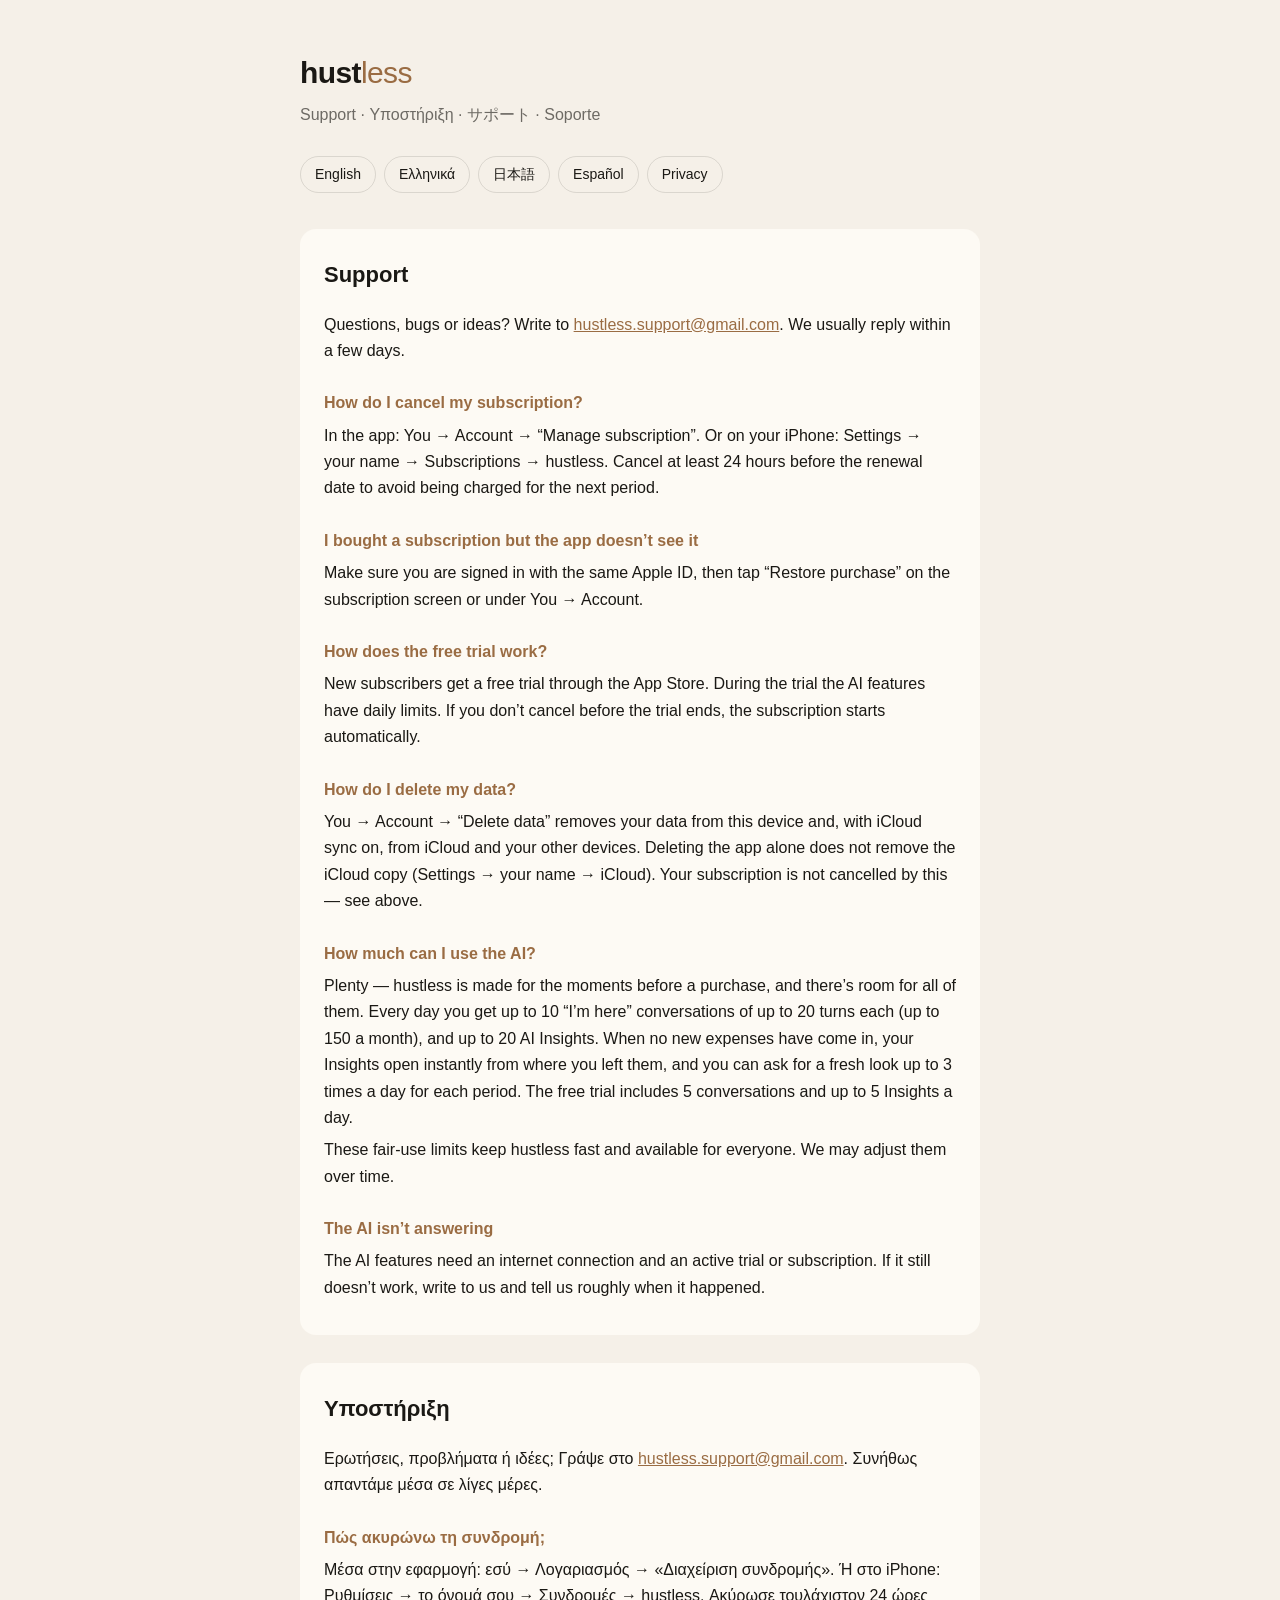
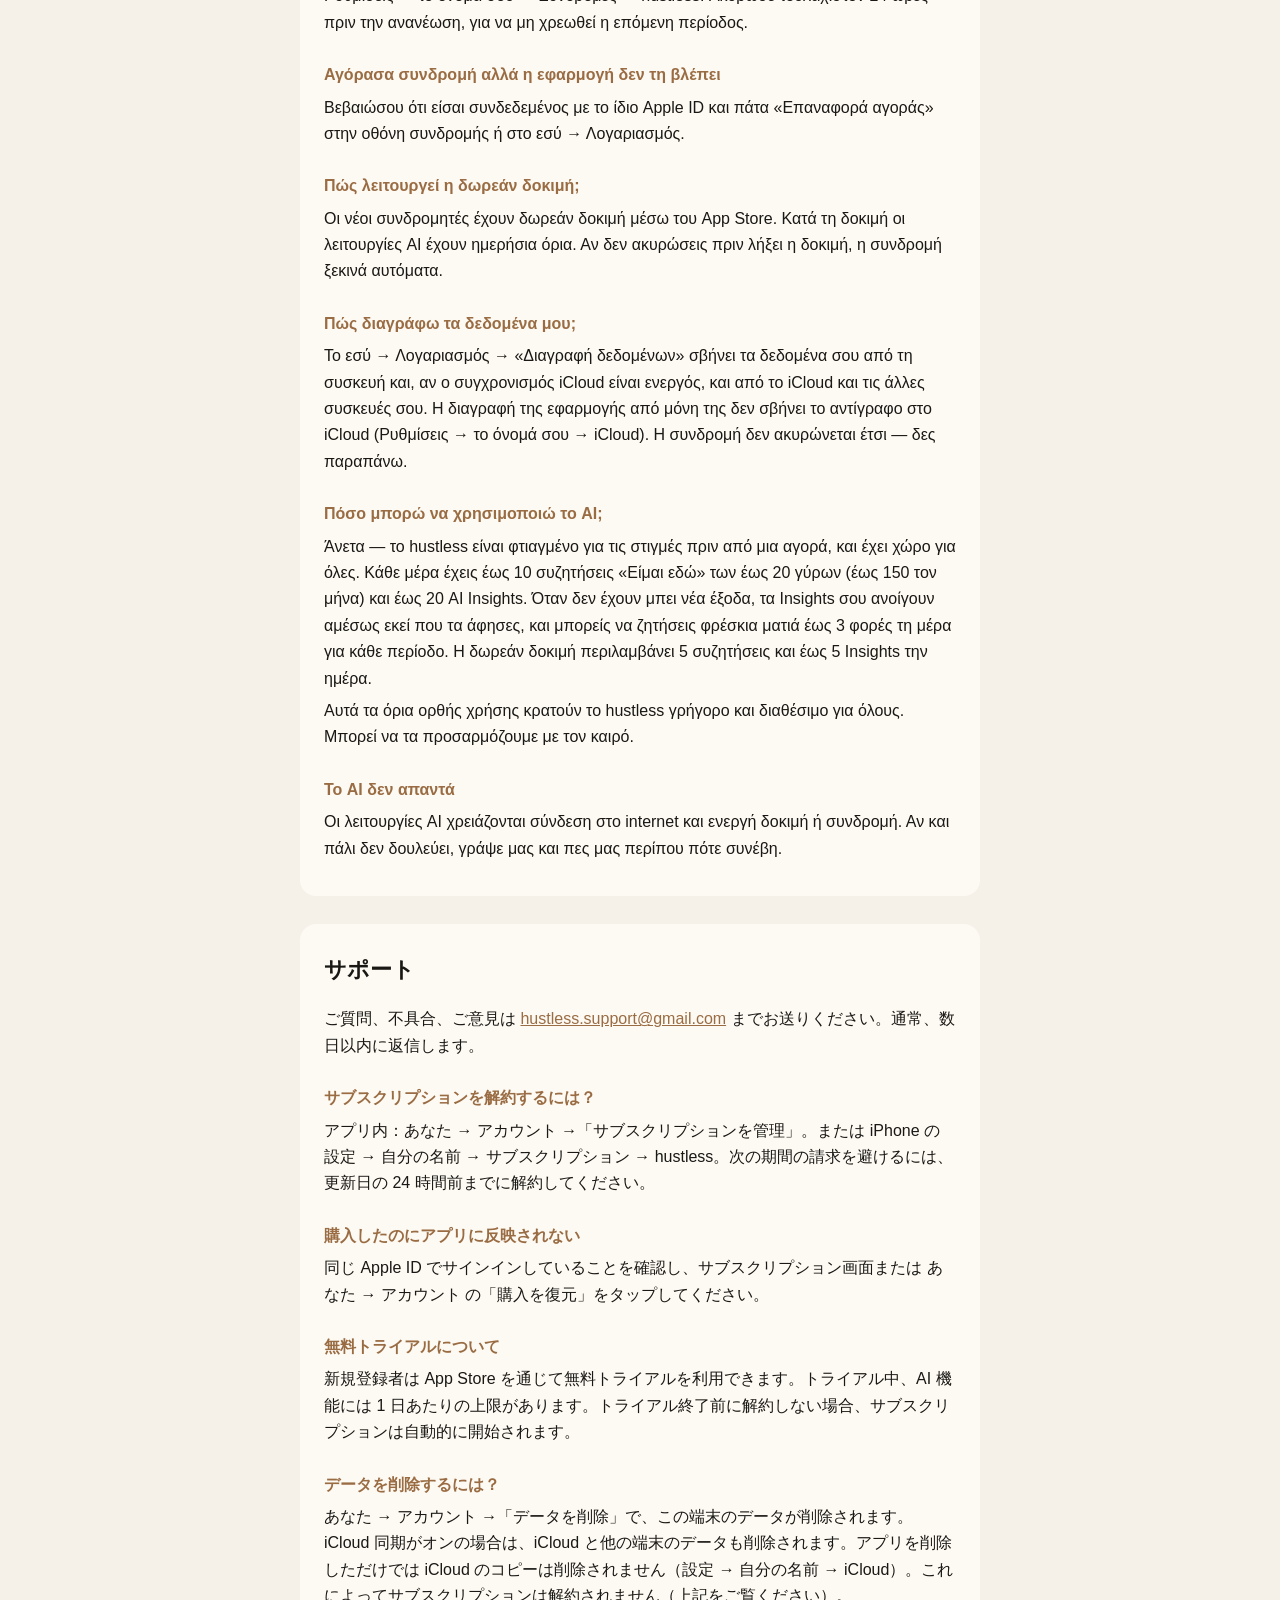
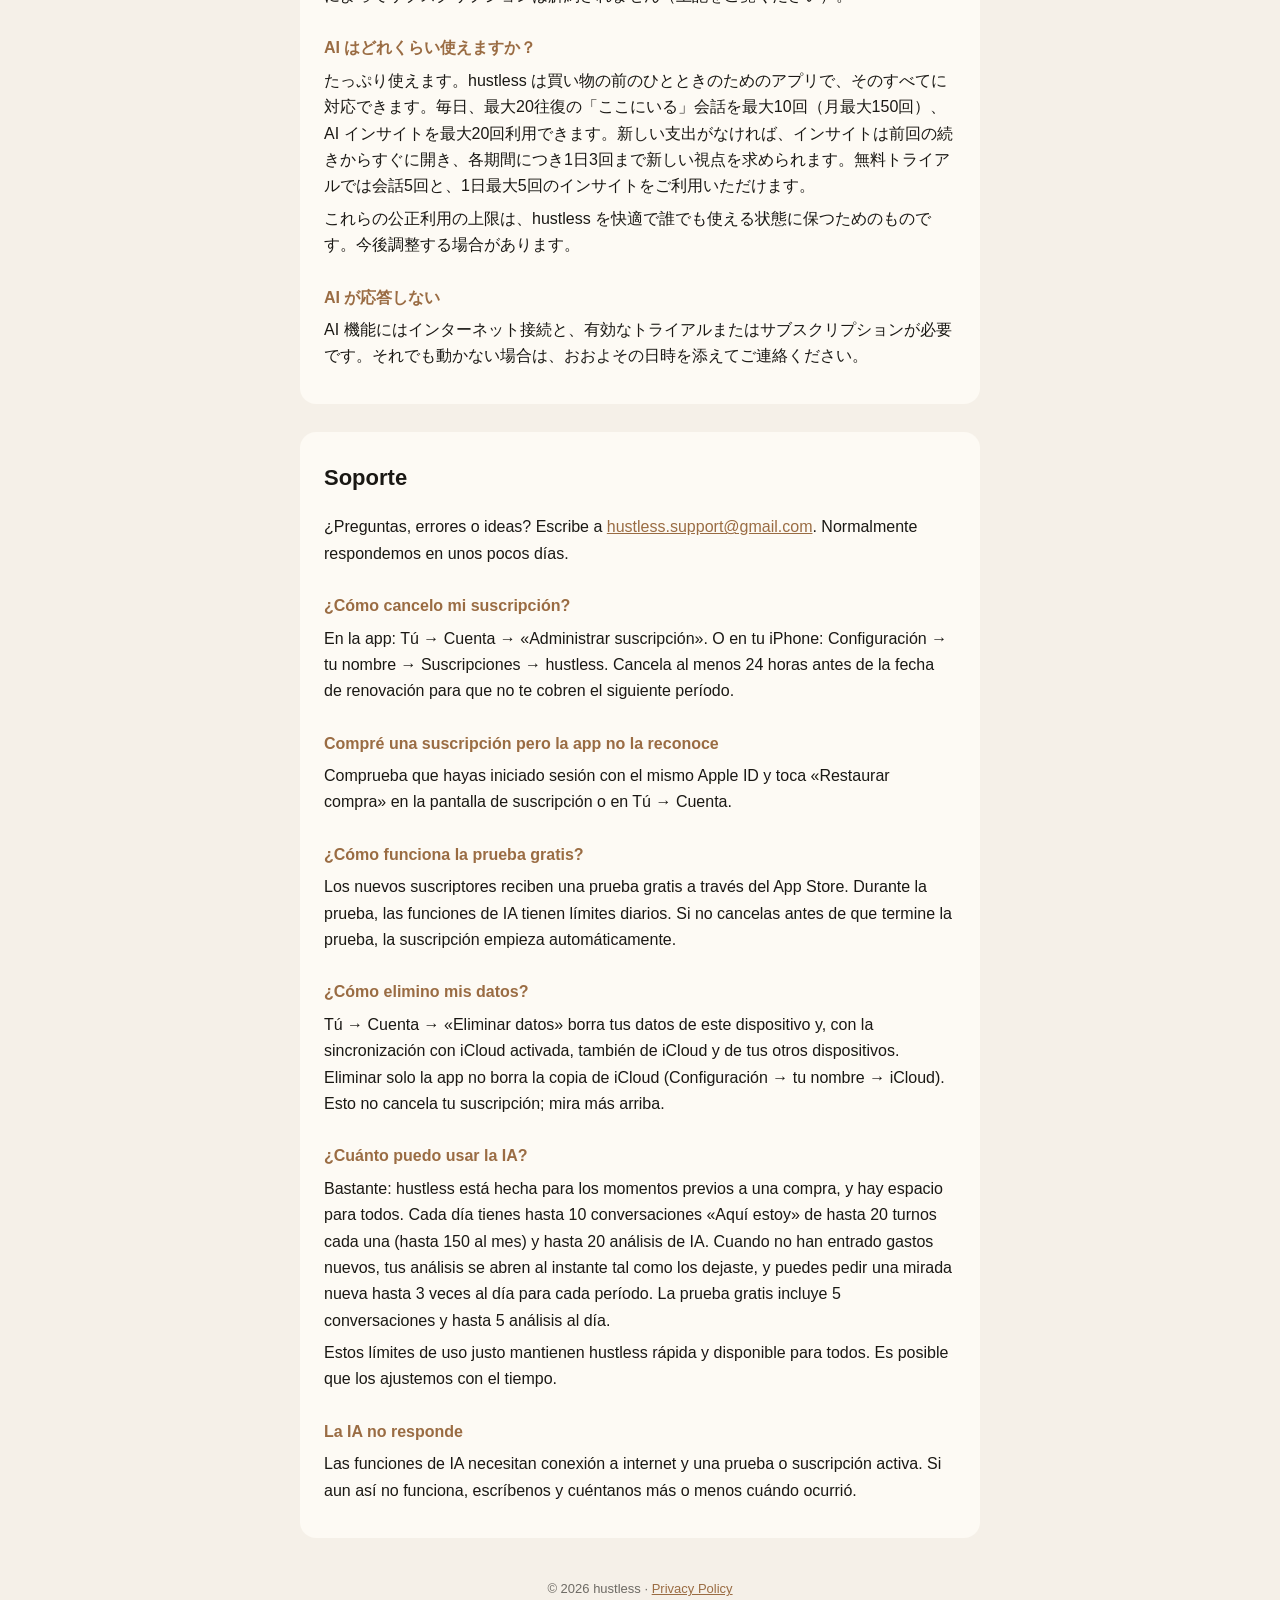
<file: support.html>
<!doctype html>
<html lang="en">
<head>
<meta charset="utf-8">
<meta name="viewport" content="width=device-width, initial-scale=1">
<title>hustless — Support</title>
<meta name="description" content="Help and contact for the hustless iOS app.">
<link rel="stylesheet" href="style.css">
</head>
<body>
<main>
  <p class="wordmark"><b>hust</b><span>less</span></p>
  <p class="subtitle">Support · Υποστήριξη · サポート · Soporte</p>
  <nav class="langs" aria-label="Language">
    <a href="#en" hreflang="en">English</a>
    <a href="#el" hreflang="el">Ελληνικά</a>
    <a href="#ja" hreflang="ja">日本語</a>
    <a href="#es" hreflang="es">Español</a>
    <a href="privacy.html">Privacy</a>
  </nav>

  <section id="en" lang="en">
    <h2>Support</h2>
    <p>Questions, bugs or ideas? Write to <a href="mailto:hustless.support@gmail.com">hustless.support@gmail.com</a>. We usually reply within a few days.</p>

    <h3>How do I cancel my subscription?</h3>
    <p>In the app: You → Account → “Manage subscription”. Or on your iPhone: Settings → your name → Subscriptions → hustless. Cancel at least 24 hours before the renewal date to avoid being charged for the next period.</p>

    <h3>I bought a subscription but the app doesn’t see it</h3>
    <p>Make sure you are signed in with the same Apple ID, then tap “Restore purchase” on the subscription screen or under You → Account.</p>

    <h3>How does the free trial work?</h3>
    <p>New subscribers get a free trial through the App Store. During the trial the AI features have daily limits. If you don’t cancel before the trial ends, the subscription starts automatically.</p>

    <h3>How do I delete my data?</h3>
    <p>You → Account → “Delete data” removes your data from this device and, with iCloud sync on, from iCloud and your other devices. Deleting the app alone does not remove the iCloud copy (Settings → your name → iCloud). Your subscription is not cancelled by this — see above.</p>

    <h3>How much can I use the AI?</h3>
    <p>Plenty — hustless is made for the moments before a purchase, and there’s room for all of them. Every day you get up to 10 “I’m here” conversations of up to 20 turns each (up to 150 a month), and up to 20 AI Insights. When no new expenses have come in, your Insights open instantly from where you left them, and you can ask for a fresh look up to 3 times a day for each period. The free trial includes 5 conversations and up to 5 Insights a day.</p>
    <p>These fair-use limits keep hustless fast and available for everyone. We may adjust them over time.</p>

    <h3>The AI isn’t answering</h3>
    <p>The AI features need an internet connection and an active trial or subscription. If it still doesn’t work, write to us and tell us roughly when it happened.</p>
  </section>

  <section id="el" lang="el">
    <h2>Υποστήριξη</h2>
    <p>Ερωτήσεις, προβλήματα ή ιδέες; Γράψε στο <a href="mailto:hustless.support@gmail.com">hustless.support@gmail.com</a>. Συνήθως απαντάμε μέσα σε λίγες μέρες.</p>

    <h3>Πώς ακυρώνω τη συνδρομή;</h3>
    <p>Μέσα στην εφαρμογή: εσύ → Λογαριασμός → «Διαχείριση συνδρομής». Ή στο iPhone: Ρυθμίσεις → το όνομά σου → Συνδρομές → hustless. Ακύρωσε τουλάχιστον 24 ώρες πριν την ανανέωση, για να μη χρεωθεί η επόμενη περίοδος.</p>

    <h3>Αγόρασα συνδρομή αλλά η εφαρμογή δεν τη βλέπει</h3>
    <p>Βεβαιώσου ότι είσαι συνδεδεμένος με το ίδιο Apple ID και πάτα «Επαναφορά αγοράς» στην οθόνη συνδρομής ή στο εσύ → Λογαριασμός.</p>

    <h3>Πώς λειτουργεί η δωρεάν δοκιμή;</h3>
    <p>Οι νέοι συνδρομητές έχουν δωρεάν δοκιμή μέσω του App Store. Κατά τη δοκιμή οι λειτουργίες AI έχουν ημερήσια όρια. Αν δεν ακυρώσεις πριν λήξει η δοκιμή, η συνδρομή ξεκινά αυτόματα.</p>

    <h3>Πώς διαγράφω τα δεδομένα μου;</h3>
    <p>Το εσύ → Λογαριασμός → «Διαγραφή δεδομένων» σβήνει τα δεδομένα σου από τη συσκευή και, αν ο συγχρονισμός iCloud είναι ενεργός, και από το iCloud και τις άλλες συσκευές σου. Η διαγραφή της εφαρμογής από μόνη της δεν σβήνει το αντίγραφο στο iCloud (Ρυθμίσεις → το όνομά σου → iCloud). Η συνδρομή δεν ακυρώνεται έτσι — δες παραπάνω.</p>

    <h3>Πόσο μπορώ να χρησιμοποιώ το AI;</h3>
    <p>Άνετα — το hustless είναι φτιαγμένο για τις στιγμές πριν από μια αγορά, και έχει χώρο για όλες. Κάθε μέρα έχεις έως 10 συζητήσεις «Είμαι εδώ» των έως 20 γύρων (έως 150 τον μήνα) και έως 20 AI Insights. Όταν δεν έχουν μπει νέα έξοδα, τα Insights σου ανοίγουν αμέσως εκεί που τα άφησες, και μπορείς να ζητήσεις φρέσκια ματιά έως 3 φορές τη μέρα για κάθε περίοδο. Η δωρεάν δοκιμή περιλαμβάνει 5 συζητήσεις και έως 5 Insights την ημέρα.</p>
    <p>Αυτά τα όρια ορθής χρήσης κρατούν το hustless γρήγορο και διαθέσιμο για όλους. Μπορεί να τα προσαρμόζουμε με τον καιρό.</p>

    <h3>Το AI δεν απαντά</h3>
    <p>Οι λειτουργίες AI χρειάζονται σύνδεση στο internet και ενεργή δοκιμή ή συνδρομή. Αν και πάλι δεν δουλεύει, γράψε μας και πες μας περίπου πότε συνέβη.</p>
  </section>

  <section id="ja" lang="ja">
    <h2>サポート</h2>
    <p>ご質問、不具合、ご意見は <a href="mailto:hustless.support@gmail.com">hustless.support@gmail.com</a> までお送りください。通常、数日以内に返信します。</p>

    <h3>サブスクリプションを解約するには？</h3>
    <p>アプリ内：あなた → アカウント →「サブスクリプションを管理」。または iPhone の 設定 → 自分の名前 → サブスクリプション → hustless。次の期間の請求を避けるには、更新日の 24 時間前までに解約してください。</p>

    <h3>購入したのにアプリに反映されない</h3>
    <p>同じ Apple ID でサインインしていることを確認し、サブスクリプション画面または あなた → アカウント の「購入を復元」をタップしてください。</p>

    <h3>無料トライアルについて</h3>
    <p>新規登録者は App Store を通じて無料トライアルを利用できます。トライアル中、AI 機能には 1 日あたりの上限があります。トライアル終了前に解約しない場合、サブスクリプションは自動的に開始されます。</p>

    <h3>データを削除するには？</h3>
    <p>あなた → アカウント →「データを削除」で、この端末のデータが削除されます。iCloud 同期がオンの場合は、iCloud と他の端末のデータも削除されます。アプリを削除しただけでは iCloud のコピーは削除されません（設定 → 自分の名前 → iCloud）。これによってサブスクリプションは解約されません（上記をご覧ください）。</p>

    <h3>AI はどれくらい使えますか？</h3>
    <p>たっぷり使えます。hustless は買い物の前のひとときのためのアプリで、そのすべてに対応できます。毎日、最大20往復の「ここにいる」会話を最大10回（月最大150回）、AI インサイトを最大20回利用できます。新しい支出がなければ、インサイトは前回の続きからすぐに開き、各期間につき1日3回まで新しい視点を求められます。無料トライアルでは会話5回と、1日最大5回のインサイトをご利用いただけます。</p>
    <p>これらの公正利用の上限は、hustless を快適で誰でも使える状態に保つためのものです。今後調整する場合があります。</p>

    <h3>AI が応答しない</h3>
    <p>AI 機能にはインターネット接続と、有効なトライアルまたはサブスクリプションが必要です。それでも動かない場合は、おおよその日時を添えてご連絡ください。</p>
  </section>

  <section id="es" lang="es">
    <h2>Soporte</h2>
    <p>¿Preguntas, errores o ideas? Escribe a <a href="mailto:hustless.support@gmail.com">hustless.support@gmail.com</a>. Normalmente respondemos en unos pocos días.</p>

    <h3>¿Cómo cancelo mi suscripción?</h3>
    <p>En la app: Tú → Cuenta → «Administrar suscripción». O en tu iPhone: Configuración → tu nombre → Suscripciones → hustless. Cancela al menos 24 horas antes de la fecha de renovación para que no te cobren el siguiente período.</p>

    <h3>Compré una suscripción pero la app no la reconoce</h3>
    <p>Comprueba que hayas iniciado sesión con el mismo Apple ID y toca «Restaurar compra» en la pantalla de suscripción o en Tú → Cuenta.</p>

    <h3>¿Cómo funciona la prueba gratis?</h3>
    <p>Los nuevos suscriptores reciben una prueba gratis a través del App Store. Durante la prueba, las funciones de IA tienen límites diarios. Si no cancelas antes de que termine la prueba, la suscripción empieza automáticamente.</p>

    <h3>¿Cómo elimino mis datos?</h3>
    <p>Tú → Cuenta → «Eliminar datos» borra tus datos de este dispositivo y, con la sincronización con iCloud activada, también de iCloud y de tus otros dispositivos. Eliminar solo la app no borra la copia de iCloud (Configuración → tu nombre → iCloud). Esto no cancela tu suscripción; mira más arriba.</p>

    <h3>¿Cuánto puedo usar la IA?</h3>
    <p>Bastante: hustless está hecha para los momentos previos a una compra, y hay espacio para todos. Cada día tienes hasta 10 conversaciones «Aquí estoy» de hasta 20 turnos cada una (hasta 150 al mes) y hasta 20 análisis de IA. Cuando no han entrado gastos nuevos, tus análisis se abren al instante tal como los dejaste, y puedes pedir una mirada nueva hasta 3 veces al día para cada período. La prueba gratis incluye 5 conversaciones y hasta 5 análisis al día.</p>
    <p>Estos límites de uso justo mantienen hustless rápida y disponible para todos. Es posible que los ajustemos con el tiempo.</p>

    <h3>La IA no responde</h3>
    <p>Las funciones de IA necesitan conexión a internet y una prueba o suscripción activa. Si aun así no funciona, escríbenos y cuéntanos más o menos cuándo ocurrió.</p>
  </section>

  <footer>© 2026 hustless · <a href="privacy.html">Privacy Policy</a></footer>
</main>
</body>
</html>
</file>
<file: assets/landing.css>
/* hustless landing — editorial, warm espresso / paper. Tokens mirror the app (DesignTokens.swift). */

@font-face {
  font-family: "Plus Jakarta Sans";
  src: url("fonts/jakarta-latin.woff2") format("woff2");
  font-weight: 200 800;
  font-style: normal;
  font-display: swap;
}
@font-face {
  font-family: "Newsreader";
  src: url("fonts/newsreader-italic-latin.woff2") format("woff2");
  font-weight: 400;
  font-style: italic;
  font-display: swap;
}

:root {
  color-scheme: light dark;
  /* paper (light) */
  --bg: #f5f0e8;
  --bg-deep: #ece4d6;
  --surface: #fdfaf4;
  --text: #1a1814;
  --dim: rgba(26, 24, 20, 0.66);
  --faint: rgba(26, 24, 20, 0.14);
  --accent: #c4956a;
  --accent-ink: #8a5d36; /* accent for text on paper — 4.6:1 */
  --chip-bg: rgba(196, 149, 106, 0.14);

  /* product window — always espresso, like the app */
  --app-bg: #1c1814;
  --app-surface: #2a2420;
  --app-bubble-me: #3a322c;
  --app-text: #ffffff;
  --app-dim: rgba(255, 255, 255, 0.58);

  --font-sans: "Plus Jakarta Sans", -apple-system, BlinkMacSystemFont, "Helvetica Neue", "Hiragino Sans", "Yu Gothic UI", "Noto Sans JP", sans-serif;
  --font-voice: "Newsreader", ui-serif, "New York", Georgia, "Hiragino Mincho ProN", "Yu Mincho", serif;

  --text-base: clamp(1rem, 0.95rem + 0.25vw, 1.125rem);
  --text-lead: clamp(1.125rem, 1rem + 0.6vw, 1.375rem);
  --text-h2: clamp(2rem, 1.3rem + 3vw, 3.75rem);
  --text-hero: clamp(3.1rem, 1.2rem + 8vw, 8.25rem);

  --space-section: clamp(5rem, 3.5rem + 6vw, 10rem);
  --gutter: clamp(1rem, 0.5rem + 2.5vw, 2.5rem);
  --radius-sm: 10px;
  --radius-md: 18px;
  --radius-lg: 28px;

  --duration-fast: 160ms;
  --duration-normal: 320ms; /* shadows and non-UI fades */
  --duration-ui: 240ms;   /* UI motion stays under 300ms */
  --ease-out-expo: cubic-bezier(0.16, 1, 0.3, 1);
}

@media (prefers-color-scheme: dark) {
  :root {
    --bg: #15120f;
    --bg-deep: #1c1814;
    --surface: #221d19;
    --text: #f6f1ea;
    --dim: rgba(246, 241, 234, 0.64);
    --faint: rgba(246, 241, 234, 0.12);
    --accent-ink: #d4a77c;
    --chip-bg: rgba(196, 149, 106, 0.16);
  }
}

*, *::before, *::after { box-sizing: border-box; }
html {
  -webkit-text-size-adjust: 100%; scroll-behavior: smooth;
  accent-color: var(--accent); caret-color: var(--accent);
  scrollbar-color: rgba(196, 149, 106, 0.55) transparent;
  -webkit-tap-highlight-color: rgba(196, 149, 106, 0.18);
}
::selection { background: rgba(196, 149, 106, 0.35); color: var(--text); }
.demo ::selection, .manifesto ::selection { background: rgba(196, 149, 106, 0.45); color: inherit; }
@media (prefers-reduced-motion: reduce) { html { scroll-behavior: auto; } }

body {
  margin: 0;
  background: var(--bg);
  color: var(--text);
  font: 400 var(--text-base) / 1.6 var(--font-sans);
  overflow-x: hidden;
}
/* paper grain — a single tiny SVG noise tile */
body::before {
  content: "";
  position: fixed;
  inset: 0;
  pointer-events: none;
  z-index: 0;
  opacity: 0.05;
  background-image: url("data:image/svg+xml,%3Csvg xmlns='http://www.w3.org/2000/svg' width='160' height='160'%3E%3Cfilter id='n'%3E%3CfeTurbulence type='fractalNoise' baseFrequency='0.9' numOctaves='2' stitchTiles='stitch'/%3E%3C/filter%3E%3Crect width='100%25' height='100%25' filter='url(%23n)'/%3E%3C/svg%3E");
}
body > * { position: relative; z-index: 1; }

img, svg { display: block; max-width: 100%; }
a { color: var(--accent-ink); text-underline-offset: 0.2em; }
a:focus-visible, button:focus-visible, summary:focus-visible {
  outline: 2px solid var(--accent);
  outline-offset: 3px;
  border-radius: 6px;
}
.voice { font-family: var(--font-voice); font-style: italic; font-weight: 400; }
.visually-hidden {
  position: absolute; width: 1px; height: 1px; overflow: hidden;
  clip: rect(0 0 0 0); white-space: nowrap;
}
.wrap { width: min(1200px, 100% - 2 * var(--gutter)); margin-inline: auto; }

/* ---------- header ---------- */
.site-header { padding-block: 1.25rem; }
.site-header .wrap { display: flex; align-items: center; justify-content: space-between; gap: 1rem; }
.wordmark {
  font-size: 1.5rem; letter-spacing: -0.03em; text-decoration: none; color: var(--text);
  display: inline-flex; align-items: baseline;
}
.wordmark b { font-weight: 800; }
.wordmark span { font-weight: 300; color: var(--accent); }
.site-nav { display: flex; align-items: center; gap: 0.25rem; flex-wrap: wrap; justify-content: flex-end; }
.site-nav a {
  color: var(--dim); text-decoration: none; font-size: 0.9rem; font-weight: 500;
  padding: 0.45rem 0.75rem; border-radius: 999px;
  transition: color var(--duration-fast), background-color var(--duration-fast);
}
@media (hover: hover) and (pointer: fine) { .site-nav a:hover { color: var(--text); background: var(--chip-bg); } }
.site-nav .lang { border: 1px solid var(--faint); }
@media (max-width: 640px) { .site-nav .optional { display: none; } }

/* ---------- hero ---------- */
.hero { padding-block: clamp(2rem, 1rem + 4vw, 5rem) var(--space-section); }
.hero .wrap {
  display: grid;
  grid-template-columns: minmax(0, 1.15fr) minmax(0, 0.85fr);
  gap: clamp(2rem, 1rem + 4vw, 5rem);
  align-items: center;
}
@media (max-width: 900px) { .hero .wrap { grid-template-columns: minmax(0, 1fr); } }
.hero h1 {
  font-size: var(--text-hero); font-weight: 800; line-height: 0.94; letter-spacing: -0.045em;
  margin: 0; text-wrap: balance;
}
.hero h1 .voice { color: var(--accent); font-weight: 400; letter-spacing: -0.03em; padding-right: 0.04em; }
.lead { font-size: var(--text-lead); color: var(--dim); max-width: 34ch; margin: 1.75rem 0 2.25rem; text-wrap: pretty; }
.lead strong { color: var(--text); font-weight: 600; }

/* get block: store button + QR */
.get { display: flex; align-items: center; gap: 1.25rem; flex-wrap: wrap; }
.store-btn {
  display: inline-flex; align-items: center; gap: 0.7rem;
  min-height: 56px; padding: 0.6rem 1.35rem 0.6rem 1.1rem; border-radius: 14px;
  background: var(--text); color: var(--bg); text-decoration: none;
  transition: transform var(--duration-fast) var(--ease-out-expo), box-shadow var(--duration-normal);
  box-shadow: 0 10px 30px -12px rgba(26, 18, 10, 0.5);
}
@media (hover: hover) and (pointer: fine) {
  .store-btn:hover { transform: translateY(-2px); box-shadow: 0 16px 36px -14px rgba(26, 18, 10, 0.6); }
}
.store-btn:active { transform: scale(0.97); }
.store-btn svg { width: 26px; height: 26px; flex: none; }
.store-btn small { display: block; font-size: 0.7rem; font-weight: 500; opacity: 0.75; line-height: 1.1; }
.store-btn b { display: block; font-size: 1.15rem; font-weight: 700; line-height: 1.15; letter-spacing: -0.01em; }
.store-btn[aria-disabled="true"] { cursor: default; }
.store-btn[aria-disabled="true"]:hover, .store-btn[aria-disabled="true"]:active { transform: none; }
.qr {
  display: flex; align-items: center; gap: 0.85rem;
  color: var(--dim); font-size: 0.85rem; line-height: 1.35; max-width: 15rem;
}
.qr-code {
  width: 76px; height: 76px; flex: none; padding: 7px; border-radius: 12px;
  background: #fff; color: #15120f; box-shadow: 0 0 0 1px var(--faint);
}
@media (hover: none) and (pointer: coarse) { .qr { display: none; } } /* on phones the button is the path */
.fine-print { color: var(--dim); font-size: 0.85rem; margin: 1.25rem 0 0; }

/* launch state: <html data-store="soon|live"> */
[data-store="soon"] .when-live, [data-store="live"] .when-soon { display: none !important; }

/* ---------- demo (product window) ---------- */
.demo {
  background: var(--app-bg); color: var(--app-text);
  border-radius: var(--radius-lg);
  box-shadow:
    0 0 0 1px rgba(255, 255, 255, 0.06) inset,
    0 1px 0 rgba(255, 255, 255, 0.08) inset,
    0 2px 3px rgba(20, 12, 4, 0.1),
    0 12px 24px -8px rgba(20, 12, 4, 0.2),
    0 32px 64px -24px rgba(20, 12, 4, 0.35),
    0 70px 120px -50px rgba(20, 12, 4, 0.5);
  overflow: hidden;
  position: relative;
  isolation: isolate;
}
.demo::after { /* warm glow behind the conversation */
  content: ""; position: absolute; inset: auto -20% -40% -20%; height: 70%; z-index: -1;
  background: radial-gradient(closest-side, rgba(196, 149, 106, 0.22), transparent);
}
.demo-bar {
  display: grid; grid-template-columns: 2rem 1fr 2rem; align-items: center;
  padding: 0.9rem 1.1rem; border-bottom: 1px solid rgba(255, 255, 255, 0.06);
}
.demo-bar .wordmark { font-size: 1rem; justify-self: center; color: var(--app-text); }
.demo-bar .x { color: var(--app-dim); width: 16px; height: 16px; }
.demo-log {
  list-style: none; margin: 0; padding: 1.25rem 1.1rem 0.5rem;
  min-height: 25rem; display: flex; flex-direction: column; gap: 0.75rem;
}
.msg {
  max-width: 84%; padding: 0.7rem 0.95rem; border-radius: 16px;
  font-size: 0.98rem; line-height: 1.45;
}
.msg.me { align-self: flex-end; background: var(--app-bubble-me); border-bottom-right-radius: 6px; font-weight: 500; }
.msg.ai {
  align-self: flex-start; background: var(--app-surface); border-bottom-left-radius: 6px;
  font-family: var(--font-voice); font-style: italic; font-size: 1.06rem;
}
.msg.closing { color: var(--accent); }
/* until the demo starts, the static transcript is held back; a fallback reveals it if the script never runs */
.js .demo-log.is-pending > * { opacity: 0; }
.js:not(.demo-ready) .demo-log.is-pending > * { animation: pending-fallback 1ms 6s forwards; }
.js .demo-figure:has(.demo-log.is-pending) .demo-decide { visibility: hidden; }
@keyframes pending-fallback { to { opacity: 1; } }
.msg.enter { animation: msg-in var(--duration-ui) var(--ease-out-expo) both; }
@keyframes msg-in { from { opacity: 0; transform: translateY(8px) scale(0.98); } }
.typing { align-self: flex-start; display: inline-flex; gap: 5px; padding: 0.85rem 1rem; background: var(--app-surface); border-radius: 16px; }
.typing i { width: 6px; height: 6px; border-radius: 50%; background: var(--app-dim); animation: dot 1s infinite ease-in-out; }
.typing i:nth-child(2) { animation-delay: 0.15s; }
.typing i:nth-child(3) { animation-delay: 0.3s; }
@keyframes dot { 0%, 80%, 100% { opacity: 0.25; transform: translateY(0); } 40% { opacity: 1; transform: translateY(-3px); } }

.demo-decide { padding: 0.25rem 1.1rem 0.5rem; }
.demo-decide p { margin: 0.25rem 0 0.6rem; color: var(--app-dim); font-size: 0.85rem; text-align: center; }
.decide-row { display: grid; grid-template-columns: repeat(3, 1fr); gap: 0.5rem; }
.demo button {
  font: inherit; cursor: pointer; border: 0; color: inherit;
  transition: background-color var(--duration-fast), transform var(--duration-fast) var(--ease-out-expo);
}
.decide-row button {
  min-height: 44px; border-radius: 12px; font-weight: 600; font-size: 0.92rem;
  background: rgba(255, 255, 255, 0.07); box-shadow: 0 0 0 1px rgba(255, 255, 255, 0.1) inset;
}
@media (hover: hover) and (pointer: fine) { .decide-row button:hover { background: rgba(196, 149, 106, 0.22); } }
.decide-row button:active { transform: scale(0.97); }

.demo-picker { padding: 0.9rem 1.1rem 1.1rem; border-top: 1px solid rgba(255, 255, 255, 0.06); }
.demo-picker p { margin: 0 0 0.6rem; color: var(--app-dim); font-size: 0.82rem; }
.picks { display: flex; flex-wrap: wrap; gap: 0.45rem; }
.picks button {
  min-height: 40px; padding: 0.45rem 0.9rem; border-radius: 999px; font-size: 0.88rem; font-weight: 500;
  background: rgba(255, 255, 255, 0.06); box-shadow: 0 0 0 1px rgba(255, 255, 255, 0.12) inset;
}
@media (hover: hover) and (pointer: fine) { .picks button:hover { background: rgba(196, 149, 106, 0.2); } }
.picks button:active { transform: scale(0.97); }
.picks button[aria-pressed="true"] { background: var(--accent); color: #1a1410; box-shadow: none; }
.demo-note { margin: 0.9rem 0 0; font-size: 0.78rem; color: var(--app-dim); }
.demo-figure { margin: 0; }
.demo-figure figcaption { margin-top: 0.9rem; color: var(--dim); font-size: 0.85rem; }

/* ---------- facts strip ---------- */
.facts { border-block: 1px solid var(--faint); }
.facts ul {
  list-style: none; margin-block: 0; padding: 1.1rem 0;
  display: flex; flex-wrap: wrap; justify-content: space-between; gap: 0.6rem 2rem;
  font-size: 0.92rem; font-weight: 600; color: var(--dim);
}
.facts li { display: inline-flex; align-items: center; gap: 0.55rem; }
.facts li::before { content: ""; width: 6px; height: 6px; border-radius: 50%; background: var(--accent); flex: none; }
@media (max-width: 640px) {
  .facts ul { display: grid; grid-template-columns: repeat(2, minmax(0, 1fr)); justify-content: stretch; }
  .facts li { align-items: flex-start; }
  .facts li::before { margin-top: 0.45em; }
  .facts li:last-child { grid-column: 1 / -1; }
}

/* ---------- chapters ---------- */
.chapter { padding-block: var(--space-section) 0; }
.chapter-head { margin-bottom: clamp(2rem, 1rem + 3vw, 4rem); }
.chapter h2 {
  font-size: var(--text-h2); font-weight: 800; letter-spacing: -0.035em; line-height: 1.02;
  margin: 0; max-width: 18ch; text-wrap: balance;
}
.chapter h2 .voice { color: var(--accent); font-weight: 400; }
.chapter-head p { color: var(--dim); font-size: var(--text-lead); max-width: 46ch; margin: 1.25rem 0 0; }

.split { display: grid; grid-template-columns: minmax(0, 1fr) minmax(0, 1fr); gap: clamp(2rem, 1rem + 4vw, 5rem); align-items: center; }
.split.flip > :first-child { order: 2; }
@media (max-width: 860px) { .split { grid-template-columns: minmax(0, 1fr); } .split.flip > :first-child { order: 0; } }

.points { list-style: none; margin: 0; padding: 0; display: grid; gap: 1.6rem; }
.points li { display: grid; grid-template-columns: 2.5rem 1fr; gap: 0.25rem 0.9rem; }
.points .dot {
  grid-row: span 2; width: 2.5rem; height: 2.5rem; border-radius: 12px;
  display: grid; place-items: center; background: var(--chip-bg); color: var(--accent-ink);
}
.points .dot svg { width: 1.2rem; height: 1.2rem; }
.points h3 { margin: 0; font-size: 1.1rem; font-weight: 700; letter-spacing: -0.01em; }
.points p { margin: 0; color: var(--dim); }

/* phones */
.phone {
  width: min(300px, 78vw); margin-inline: auto; padding: 9px; border-radius: 46px;
  background: #0d0b0a;
  box-shadow: 0 0 0 1px #3a332e inset, 0 0 0 5px #201c19,
    0 2px 3px rgba(20, 12, 4, 0.12), 0 10px 20px -6px rgba(20, 12, 4, 0.18),
    0 34px 60px -22px rgba(20, 12, 4, 0.38), 0 80px 120px -50px rgba(20, 12, 4, 0.5);
}
.phone img { border-radius: 38px; width: 100%; height: auto; }
.phones { position: relative; display: flex; justify-content: center; padding-block: 1rem 2rem; }
.phones .phone + .phone { margin-left: -18%; transform: translateY(12%) rotate(3deg); }
.phones .phone:first-child { transform: rotate(-3deg); }
@media (max-width: 520px) { .phones .phone { width: 62vw; } }

/* notification + bills stack */
.stack { display: grid; gap: 0.75rem; max-width: 26rem; margin-inline: auto; }
.notif {
  display: grid; grid-template-columns: 2.6rem 1fr; gap: 0.15rem 0.8rem;
  padding: 0.95rem 1.05rem; border-radius: 22px;
  background: var(--surface); box-shadow: 0 0 0 1px var(--faint), 0 24px 50px -30px rgba(20, 12, 4, 0.45);
}
.notif:nth-child(2) { margin-left: 6%; }
.notif .icon { grid-row: span 3; width: 2.6rem; height: 2.6rem; border-radius: 10px; overflow: hidden; }
.notif b { font-size: 0.9rem; }
.notif .when { float: right; color: var(--dim); font-size: 0.78rem; font-weight: 500; }
.notif p { margin: 0; font-size: 0.92rem; line-height: 1.4; }
.notif .muted { color: var(--dim); }
.bills {
  margin-top: 1rem; padding: 1rem 1.1rem; border-radius: var(--radius-md);
  background: var(--app-bg); color: var(--app-text);
}
.bills h3 { margin: 0 0 0.6rem; font-size: 0.72rem; letter-spacing: 0.12em; text-transform: uppercase; color: var(--accent); }
.bills ul { list-style: none; margin: 0; padding: 0; }
.bills li { display: flex; justify-content: space-between; gap: 1rem; padding: 0.5rem 0; border-top: 1px solid rgba(255, 255, 255, 0.07); font-size: 0.92rem; }
.bills li span:last-child { font-weight: 700; font-variant-numeric: tabular-nums; }
.bills .total { color: var(--accent); }

/* bento */
.bento { display: grid; grid-template-columns: repeat(6, minmax(0, 1fr)); gap: 1rem; }
.tile { border-radius: var(--radius-lg); background: var(--surface); box-shadow: 0 0 0 1px var(--faint); padding: clamp(1.25rem, 1rem + 1.5vw, 2rem); overflow: hidden; }
.tile h3 { margin: 0 0 0.4rem; font-size: 1.2rem; letter-spacing: -0.015em; }
.tile p { margin: 0; color: var(--dim); }
.tile.big { grid-column: span 3; grid-row: span 2; display: flex; flex-direction: column; gap: 1.5rem; }
.tile.big .phone { width: min(260px, 70vw); margin-top: auto; margin-bottom: -16%; }
.tile.wide { grid-column: span 3; }
.tile.dark { background: var(--app-bg); color: var(--app-text); box-shadow: none; display: flex; flex-direction: column; justify-content: space-between; gap: 1.5rem; }
.insight-foot { display: flex; justify-content: space-between; align-items: center; gap: 1rem; color: var(--app-dim); font-size: 0.85rem; }
.insight-foot span:first-child { padding: 0.5rem 1.1rem; border-radius: 999px; background: rgba(255, 255, 255, 0.08); color: var(--app-text); font-weight: 600; }
.tile.dark p { color: var(--app-dim); }
.insight-label { font-size: 0.72rem; font-weight: 700; letter-spacing: 0.12em; text-transform: uppercase; color: var(--accent); margin: 0 0 0.6rem; }
.insight-quote { font-family: var(--font-voice); font-style: italic; font-size: clamp(1.2rem, 1rem + 0.8vw, 1.55rem); line-height: 1.35; margin: 0; }
.heat { display: grid; grid-template-columns: repeat(7, 1fr); gap: 5px; margin-top: 1.25rem; max-width: 20rem; }
.heat i { aspect-ratio: 1; border-radius: 50%; background: var(--faint); }
.heat .l1 { background: #15803d; } .heat .l2 { background: #22c55e; } .heat .l3 { background: #84cc16; }
.heat .l4 { background: #f59e0b; } .heat .l5 { background: #ef4444; }
@media (max-width: 860px) { .tile.big, .tile.wide { grid-column: span 6; } .tile.big { grid-row: auto; } }

/* who it's for */
.who { list-style: none; margin: 0; padding: 0; border-top: 1px solid var(--faint); }
.who li {
  display: grid; grid-template-columns: 3rem minmax(0, 1fr); gap: 1rem; align-items: baseline;
  padding: 1.35rem 0; border-bottom: 1px solid var(--faint);
  font-size: clamp(1.2rem, 1rem + 1vw, 1.85rem); font-weight: 600; letter-spacing: -0.02em; line-height: 1.25;
}
.who li span { font-family: var(--font-voice); font-style: italic; font-weight: 400; color: var(--accent); font-size: 0.8em; }

/* privacy manifesto */
.manifesto { padding-block: var(--space-section); margin-top: var(--space-section); background: var(--app-bg); color: var(--app-text); }
.manifesto .big {
  font-size: clamp(1.9rem, 1.1rem + 3.4vw, 4.25rem); font-weight: 700; line-height: 1.08; letter-spacing: -0.035em;
  margin: 0; max-width: 20ch; text-wrap: balance;
}
.manifesto .big .voice { color: var(--accent); font-weight: 400; }
.manifesto .cols { display: grid; grid-template-columns: repeat(3, minmax(0, 1fr)); gap: 2rem; margin-top: 3.5rem; color: var(--app-dim); }
.manifesto .cols b { display: block; color: var(--app-text); margin-bottom: 0.3rem; }
@media (max-width: 760px) { .manifesto .cols { grid-template-columns: 1fr; } }
/* in dark mode the manifesto flips to paper, so it still reads as its own layer */
@media (prefers-color-scheme: dark) {
  .manifesto { --app-bg: #f5f0e8; --app-text: #1a1814; --app-dim: rgba(26, 24, 20, 0.66); }
  .manifesto a, .manifesto .big .voice { color: #8a5d36; }
}
.manifesto a { color: var(--accent); }

/* pricing */
.price-card {
  display: grid; grid-template-columns: minmax(0, 1fr) auto; gap: 2rem; align-items: end;
  padding: clamp(1.5rem, 1rem + 2.5vw, 3rem); border-radius: var(--radius-lg);
  background: var(--surface); box-shadow: 0 0 0 1px var(--faint);
}
@media (max-width: 760px) { .price-card { grid-template-columns: 1fr; } }
.price-card h3 { margin: 0; font-size: clamp(1.6rem, 1.2rem + 1.5vw, 2.5rem); letter-spacing: -0.03em; }
.price-card ul { margin: 1rem 0 0; padding-left: 1.1rem; color: var(--dim); }
.price-card li { margin: 0.3rem 0; }
.plans { display: flex; gap: 0.75rem; flex-wrap: wrap; }
.plan { padding: 1rem 1.25rem; border-radius: var(--radius-md); box-shadow: 0 0 0 1px var(--faint); min-width: 9.5rem; }
.plan small { display: block; color: var(--dim); font-weight: 600; font-size: 0.78rem; letter-spacing: 0.08em; text-transform: uppercase; }
.plan b { font-size: 1.6rem; letter-spacing: -0.02em; font-variant-numeric: tabular-nums; }
/* the yearly plan: a gold ring with a bright head running round it, a long tail fading out behind it */
@property --gold-a { syntax: "<angle>"; initial-value: 0deg; inherits: false; }
.plan.best {
  --gold-base: rgba(196, 149, 106, 0.28); --gold-tail: rgba(201, 143, 61, 0.55); --gold-hi: #c27d1f; --gold-glow: rgba(201, 143, 61, 0.5);
  position: relative; box-shadow: none; isolation: isolate;
}
.plan.best::before {
  content: ""; position: absolute; inset: 0; z-index: -1; border-radius: inherit; padding: 2px; pointer-events: none;
  /* clockwise from --gold-a: quiet ring, then the tail swelling towards the head, then a sharp fall-off behind the head */
  background: conic-gradient(from var(--gold-a), var(--gold-base) 0deg, var(--gold-base) 120deg, var(--gold-tail) 250deg, var(--gold-hi) 336deg, var(--gold-hi) 344deg, var(--gold-base) 352deg);
  -webkit-mask: linear-gradient(#000 0 0) content-box, linear-gradient(#000 0 0); -webkit-mask-composite: xor;
  mask: linear-gradient(#000 0 0) content-box exclude, linear-gradient(#000 0 0);
  filter: drop-shadow(0 0 6px var(--gold-glow));
  animation: gold-turn 6s linear infinite;
}
@keyframes gold-turn { to { --gold-a: 360deg; } }
@media (prefers-color-scheme: dark) { .plan.best { --gold-base: rgba(196, 149, 106, 0.22); --gold-tail: rgba(232, 193, 140, 0.55); --gold-hi: #f7dfb2; --gold-glow: rgba(247, 223, 178, 0.5); } }
@media (prefers-reduced-motion: reduce) { .plan.best::before { animation: none; --gold-a: 40deg; } }
.plan em { display: block; font-style: normal; font-size: 0.8rem; color: var(--accent-ink); font-weight: 600; }

/* faq — answers always visible (content behind accordions is less likely to be quoted) */
.faq { max-width: none; }
.qa {
  display: grid; grid-template-columns: minmax(0, 0.85fr) minmax(0, 1.4fr); gap: 0.5rem 3rem;
  padding: 1.6rem 0; border-top: 1px solid var(--faint);
}
.qa:last-child { border-bottom: 1px solid var(--faint); }
.qa h3 { margin: 0; font-size: 1.12rem; font-weight: 700; letter-spacing: -0.01em; line-height: 1.35; text-wrap: balance; }
.qa p { margin: 0; color: var(--dim); max-width: 62ch; }
@media (max-width: 760px) { .qa { grid-template-columns: minmax(0, 1fr); } }

/* final call */
.final { padding-block: var(--space-section); text-align: center; }
.final h2 { font-size: var(--text-h2); font-weight: 800; letter-spacing: -0.04em; line-height: 1; margin: 0 auto 2rem; max-width: 14ch; }
.final h2 .voice { color: var(--accent); font-weight: 400; }
.final .get { justify-content: center; }

/* footer */
.site-footer { border-top: 1px solid var(--faint); padding-block: 2.25rem 3rem; color: var(--dim); font-size: 0.88rem; }
.site-footer .wrap { display: flex; flex-wrap: wrap; justify-content: space-between; gap: 1rem 2rem; align-items: center; }
.site-footer nav { display: flex; flex-wrap: wrap; gap: 0.25rem 1.25rem; }
.site-footer a { color: var(--dim); text-decoration: none; }
@media (hover: hover) and (pointer: fine) { .site-footer a:hover { color: var(--text); text-decoration: underline; } }

/* reduced motion: keep gentle fades, drop movement */
@keyframes msg-fade { from { opacity: 0; } }
@media (prefers-reduced-motion: reduce) {
  .msg.enter { animation: msg-fade 200ms ease-out both; }
  .typing i { animation: none; opacity: 0.6; }
  .store-btn { transition: box-shadow var(--duration-normal); }
  .store-btn:active { transform: none; }
}

/* Japanese: system fonts carry Japanese; tighten the display sizes */
:lang(ja) .hero h1 { font-size: clamp(2.6rem, 1rem + 6.4vw, 6.5rem); line-height: 1.08; letter-spacing: -0.03em; }
:lang(ja) .chapter h2, :lang(ja) .final h2 { letter-spacing: -0.02em; line-height: 1.15; }
:lang(ja) .lead, :lang(ja) .chapter-head p { max-width: 30em; line-break: strict; }
:lang(ja) .who li { font-size: clamp(1.05rem, 0.95rem + 0.8vw, 1.5rem); }
/* Japanese has no true italic: the AI voice becomes upright Mincho */
:lang(ja) .voice, :lang(ja) .msg.ai, :lang(ja) .insight-quote, :lang(ja) .who li span {
  font-family: "Hiragino Mincho ProN", "Yu Mincho", "Noto Serif JP", var(--font-voice);
  font-style: normal;
}
:lang(ja) .msg.ai { font-size: 0.98rem; }

:lang(ja) .msg, :lang(ja) h1, :lang(ja) h2, :lang(ja) .lead, :lang(ja) .manifesto .big, :lang(ja) .who li, :lang(ja) .chapter-head p { word-break: auto-phrase; }

/* ---------- one subscription, two devices ---------- */
/* Geometry uses container units (cqw) so the chips, arc and dot stay aligned at every width.
   The arc is a quadratic curve (14,68) → (26,24) → (60,26) in cqw; the dot keyframes sample it. */
.devices { position: relative; container-type: inline-size; max-width: 620px; width: 100%; margin-inline: auto; padding-bottom: 2rem; }
.tablet {
  width: 80%; margin-left: auto; padding: 10px; border-radius: 34px; background: #0d0b0a;
  box-shadow: 0 0 0 1px #3a332e inset, 0 0 0 5px #201c19,
    0 2px 3px rgba(20, 12, 4, 0.12), 0 12px 24px -8px rgba(20, 12, 4, 0.18),
    0 40px 70px -26px rgba(20, 12, 4, 0.36), 0 90px 130px -55px rgba(20, 12, 4, 0.5);
}
.tablet img { width: 100%; height: auto; border-radius: 25px; }
.devices .phone {
  position: absolute; left: 0; bottom: 0; width: 33%; padding: 6px; border-radius: 30px; margin: 0;
  box-shadow: 0 0 0 1px #3a332e inset, 0 0 0 4px #201c19, 0 40px 60px -25px rgba(20, 12, 4, 0.75);
}
.devices .phone img { border-radius: 24px; }
.sync-arc { position: absolute; inset: 0; width: 100%; height: auto; pointer-events: none; overflow: visible; }
.sync-arc path { fill: none; stroke: var(--accent); stroke-width: 0.35; stroke-dasharray: 1 1.4; stroke-linecap: round; opacity: 0.7; }
.sync-chip {
  position: absolute; z-index: 2; display: grid; gap: 0.1rem;
  padding: 0.6rem 0.85rem; border-radius: 14px; white-space: nowrap;
  background: #fdfaf4; color: #1a1814; font-size: clamp(0.72rem, 0.6rem + 0.5cqw, 0.9rem); line-height: 1.25;
  box-shadow: 0 0 0 1px rgba(26, 24, 20, 0.08), 0 18px 40px -16px rgba(20, 12, 4, 0.55);
}
.sync-chip small { color: #8a5d36; font-weight: 700; font-size: 0.8em; letter-spacing: 0.04em; }
.sync-chip b { font-weight: 700; font-variant-numeric: tabular-nums; }
.sync-chip.from { left: 2cqw; top: 62cqw; }
.sync-chip.to { left: 50cqw; top: 14cqw; }
.sync-label {
  position: absolute; left: 24cqw; top: 31cqw; z-index: 2; font-size: 0.75rem; font-weight: 700; letter-spacing: 0.12em;
  text-transform: uppercase; color: var(--accent-ink); background: var(--bg); padding: 0.15rem 0.5rem; border-radius: 999px;
}

.devices .sync-chip.from { animation: chip-from 7s var(--ease-out-expo) infinite; }
.devices .sync-chip.to { animation: chip-to 7s var(--ease-out-expo) infinite; }
.devices.is-paused .sync-chip { animation-play-state: paused; }
/* the dot is SVG (SMIL) so it follows the dashed arc exactly in every browser */
.sync-mover .halo { fill: rgba(196, 149, 106, 0.28); }
.sync-mover .core { fill: var(--accent); }

@keyframes chip-from {
  0% { opacity: 0; transform: translateY(10px) scale(0.94); }
  8%, 82% { opacity: 1; transform: none; }
  92%, 100% { opacity: 0; transform: translateY(-6px); }
}
@keyframes chip-to {
  0%, 44% { opacity: 0; transform: translateY(10px) scale(0.94); }
  52%, 84% { opacity: 1; transform: none; }
  94%, 100% { opacity: 0; transform: translateY(-6px); }
}
@media (prefers-reduced-motion: reduce) {
  .devices .sync-chip.from, .devices .sync-chip.to { animation: none; opacity: 1; transform: none; }
  .sync-mover { display: none; }
}
.plan-note { display: flex; align-items: center; gap: 0.5rem; margin: 0.9rem 0 0; font-weight: 600; color: var(--text); }
.plan-note svg { flex: none; color: var(--accent-ink); }

/* who makes it + last updated */
.site-footer .maker { order: 1; flex-basis: 100%; margin: 0.25rem 0 0.75rem; max-width: 40rem; font-size: 0.95rem; line-height: 1.55; }
.site-footer nav { order: 2; }
.site-footer .wrap > span { order: 3; }
.site-footer .maker a { color: var(--accent-ink); text-decoration: underline; }
.maker time { white-space: nowrap; }

/* ---------- live phone: "Say it. Logged." ----------
   A rebuilt Now screen. Every size is in cqw of the screen, so it scales like a screenshot.
   Reference: 800px-wide app screenshot, 1cqw = 8px there. */
.phone.live { padding: 9px; }
.ls {
  position: relative; container-type: inline-size; aspect-ratio: 400 / 869; overflow: hidden;
  border-radius: 38px; background: #1d1915; color: #fff;
  font-family: -apple-system, BlinkMacSystemFont, "SF Pro Text", "Helvetica Neue", "Hiragino Sans", sans-serif;
  -webkit-font-smoothing: antialiased; user-select: none;
}
.ls * { box-sizing: border-box; }
.ls-status { position: absolute; top: 4.6cqw; left: 14.5cqw; right: 9cqw; display: flex; justify-content: space-between; align-items: center; font-size: 3.9cqw; font-weight: 600; letter-spacing: -0.02em; }
.ls-status svg { width: 20.5cqw; height: auto; }
.ls-top { position: absolute; top: 19.4cqw; left: 7.4cqw; right: 8.4cqw; display: flex; align-items: center; gap: 2.5cqw; }
.ls-brand { font-family: var(--font-sans); font-size: 5.1cqw; font-weight: 500; letter-spacing: -0.03em; margin-right: auto; }
.ls-brand span { font-weight: 300; color: var(--accent); }
.ls-greet { font-size: 3cqw; color: rgba(255, 255, 255, 0.55); }
.ls-avatar { width: 4cqw; height: 4cqw; border-radius: 50%; background: radial-gradient(circle at 50% 38%, #1d1915 0 22%, transparent 23%), radial-gradient(circle at 50% 100%, #1d1915 0 34%, transparent 35%), #d9a777; }
.ls-card { position: absolute; left: 7.4cqw; right: 7.4cqw; background: #2a2420; border-radius: 3cqw; box-shadow: 0 0 0 0.12cqw rgba(255, 255, 255, 0.06) inset; }
.ls-here { top: 34.1cqw; height: 17.1cqw; display: flex; align-items: center; gap: 3.8cqw; padding: 0 4cqw 0 3.6cqw; }
.ls-heart { flex: none; width: 9.8cqw; height: 9.8cqw; border-radius: 2.4cqw; display: grid; place-items: center; background: #c99a6c; font-size: 5cqw; }
.ls-here > span:nth-child(2) { display: grid; gap: 0.5cqw; margin-right: auto; }
.ls-here i { font-family: var(--font-voice); font-size: 3.9cqw; line-height: 1; }
.ls-here small { font-size: 2.55cqw; color: #c99a6c; }
.ls-here svg { width: 2.4cqw; color: rgba(255, 255, 255, 0.55); }
.ls-today { top: 58.75cqw; height: 32.4cqw; padding: 5.2cqw 5.5cqw; display: grid; align-content: start; gap: 1.2cqw; transition: box-shadow 600ms var(--ease-out-expo); }
.ls-today small { font-size: 2.55cqw; color: #c99a6c; font-weight: 500; }
.ls-total { font-size: 9.4cqw; font-weight: 700; letter-spacing: -0.03em; line-height: 1.15; font-variant-numeric: tabular-nums; }
.ls-count { font-size: 2.8cqw; color: rgba(255, 255, 255, 0.6); }
.ls.is-bump .ls-today { box-shadow: 0 0 0 0.25cqw rgba(201, 154, 108, 0.55) inset, 0 0 8cqw -2cqw rgba(201, 154, 108, 0.45); }

.ls-mic { position: absolute; top: 98.5cqw; left: 50%; width: 15.3cqw; height: 15.3cqw; transform: translateX(-50%); }
.ls-mic-btn {
  position: absolute; inset: 0; border-radius: 50%; display: grid; place-items: center; color: #1d1915;
  background: radial-gradient(circle at 50% 35%, #d6a676, #b98757);
  box-shadow: 0 0 6cqw -1cqw rgba(201, 154, 108, 0.45);
  transition: transform 240ms var(--ease-out-expo), box-shadow 400ms;
}
.ls-mic-btn svg { width: 5cqw; }
.ls-ring { position: absolute; inset: 0; border-radius: 50%; border: 0.4cqw solid rgba(214, 166, 118, 0.7); opacity: 0; }
.ls.is-listening .ls-mic-btn { transform: scale(1.06); box-shadow: 0 0 10cqw 0 rgba(214, 166, 118, 0.55); }
.ls.is-listening .ls-ring { animation: ls-ring 1.6s cubic-bezier(0.2, 0.6, 0.3, 1) infinite; }
.ls.is-listening .ls-ring + .ls-ring { animation-delay: 0.8s; }
@keyframes ls-ring { 0% { opacity: 0.8; transform: scale(1); } 100% { opacity: 0; transform: scale(1.9); } }

.ls-hint { position: absolute; top: 117.2cqw; left: 0; right: 0; height: 4cqw; margin: 0; font-size: 2.8cqw; color: #c99a6c; text-align: center; }
.ls-hint > span { position: absolute; inset: 0; display: flex; justify-content: center; align-items: center; gap: 1.4cqw; transition: opacity 240ms, transform 240ms var(--ease-out-expo); }
.ls-hint .listen { opacity: 0; transform: translateY(1cqw); }
.ls.is-listening .ls-hint .idle { opacity: 0; transform: translateY(-1cqw); }
.ls.is-listening .ls-hint .listen { opacity: 1; transform: none; }
.ls-wave { display: inline-flex; gap: 0.5cqw; align-items: center; height: 3cqw; }
.ls-wave i { width: 0.55cqw; height: 100%; border-radius: 1cqw; background: currentColor; transform: scaleY(0.3); }
.ls.is-listening .ls-wave i { animation: ls-wave 0.9s ease-in-out infinite; }
.ls-wave i:nth-child(2) { animation-delay: -0.3s !important; }
.ls-wave i:nth-child(3) { animation-delay: -0.6s !important; }
.ls-wave i:nth-child(4) { animation-delay: -0.15s !important; }
@keyframes ls-wave { 0%, 100% { transform: scaleY(0.3); } 50% { transform: scaleY(1); } }

.ls-field { position: absolute; top: 128.1cqw; left: 7.4cqw; width: 75cqw; height: 9.1cqw; border-radius: 2.6cqw; background: #2a2420; display: flex; align-items: center; padding: 0 3.4cqw; transition: box-shadow 300ms; overflow: hidden; }
.ls.is-listening .ls-field, .ls.is-parsed .ls-field { box-shadow: 0 0 0 0.3cqw rgba(201, 154, 108, 0.6) inset; }
.ls-ph { position: absolute; left: 3.4cqw; font-size: 3.3cqw; color: rgba(255, 255, 255, 0.28); white-space: nowrap; transition: opacity 160ms; }
.ls.is-typing .ls-ph { opacity: 0; }
.ls-input { position: relative; display: flex; align-items: center; gap: 0; font-size: 3.4cqw; white-space: nowrap; transition: opacity 260ms, transform 360ms var(--ease-out-expo); }
.ls-input > span { white-space: pre; }
.ls-input .caret { margin-left: 0.4cqw; }
.ls-input .tok { display: inline-block; animation: ls-tok 220ms var(--ease-out-expo) both; }
.ls-input .tok.amt { transition: background-color 300ms, color 300ms, padding 300ms; border-radius: 1cqw; }
.ls.is-parsed .ls-input .tok.amt { background: rgba(201, 154, 108, 0.22); color: #e6bb8f; padding: 0 0.8cqw; }
.ls-input .caret { width: 0.3cqw; height: 4cqw; background: var(--accent); animation: ls-caret 1s steps(1) infinite; }
.ls.is-parsed .ls-input .caret { display: none; }
.ls-input.is-out { opacity: 0; transform: translateY(-3cqw); }
@keyframes ls-tok { from { opacity: 0; transform: translateY(0.8cqw); filter: blur(0.6cqw); } }
@keyframes ls-caret { 50% { opacity: 0; } }
.ls-cat {
  position: absolute; right: 2cqw; display: inline-flex; align-items: center; gap: 0.8cqw; padding: 0.9cqw 1.8cqw; border-radius: 99px;
  font-size: 2.6cqw; font-weight: 600; color: #1d1915; background: #d6a676; opacity: 0; transform: scale(0.85); transform-origin: right center;
  transition: opacity 220ms, transform 420ms cubic-bezier(0.34, 1.4, 0.64, 1);
}
.ls.is-parsed .ls-cat { opacity: 1; transform: none; }
.ls-plus { position: absolute; top: 129cqw; right: 7.9cqw; width: 7.3cqw; height: 7.3cqw; border-radius: 50%; background: #5a4532; color: #1d1915; display: grid; place-items: center; font-size: 6cqw; font-weight: 300; line-height: 1; }

.ls-recent { position: absolute; top: 144.6cqw; left: 7.4cqw; margin: 0; font-size: 2.3cqw; font-weight: 600; letter-spacing: 0.08em; color: rgba(255, 255, 255, 0.55); }
.ls-list { position: absolute; top: 149.4cqw; left: 7.4cqw; right: 7.4cqw; bottom: 0; overflow: hidden; border-radius: 3cqw 3cqw 0 0; }
.ls-list ul { list-style: none; margin: 0; padding: 0; will-change: transform; }
.ls-row { display: flex; align-items: center; gap: 3.8cqw; height: 13.9cqw; padding: 0 3.6cqw; background: #2a2420; border-bottom: 0.15cqw solid rgba(0, 0, 0, 0.35); position: relative; }
.ls-row .ico { flex: none; width: 9cqw; height: 9cqw; border-radius: 1.8cqw; display: grid; place-items: center; font-size: 4.8cqw; background: var(--tone, #33291f); }
.ls-row .nm { display: grid; gap: 0.5cqw; margin-right: auto; font-size: 3.3cqw; line-height: 1.1; }
.ls-row .nm small { font-size: 2.85cqw; color: #c99a6c; }
.ls-row .am { display: grid; gap: 0.5cqw; justify-items: end; font-size: 3.3cqw; font-weight: 700; line-height: 1.1; font-variant-numeric: tabular-nums; }
.ls-row .am small { font-size: 2.5cqw; font-weight: 400; color: rgba(255, 255, 255, 0.55); }
.ls-row::after { content: ""; position: absolute; inset: 0; background: linear-gradient(90deg, rgba(214, 166, 118, 0.28), rgba(214, 166, 118, 0.08)); opacity: 0; pointer-events: none; }
.ls-row.is-new { animation: ls-row-in 520ms var(--ease-out-expo) both; }
.ls-row.is-new::after { animation: ls-flash 1600ms ease-out both; }
@keyframes ls-row-in { from { opacity: 0; transform: scale(0.96); } }
@keyframes ls-flash { 0%, 30% { opacity: 1; } 100% { opacity: 0; } }

.ls-tabs {
  position: absolute; left: 5cqw; right: 5cqw; bottom: 5cqw; height: 13.8cqw; border-radius: 99px; display: grid; grid-template-columns: repeat(4, 1fr); align-items: center;
  background: rgba(40, 34, 30, 0.72); -webkit-backdrop-filter: blur(3cqw) saturate(1.4); backdrop-filter: blur(3cqw) saturate(1.4);
  box-shadow: 0 0 0 0.15cqw rgba(255, 255, 255, 0.1) inset; padding: 0 1cqw;
}
.ls-tabs span { display: grid; justify-items: center; gap: 0.6cqw; font-size: 2.3cqw; font-weight: 500; color: #fff; }
.ls-tabs span svg { width: 5.4cqw; height: 5.4cqw; }
.ls-tabs .on { color: #e2ad78; background: rgba(255, 255, 255, 0.1); border-radius: 99px; height: 11.8cqw; align-content: center; margin-inline: 0.5cqw; }
.ls-swap { transition: opacity 360ms var(--ease-out-expo); }
.ls.is-resetting .ls-swap { opacity: 0; }

@media (prefers-reduced-motion: reduce) {
  .ls.is-listening .ls-ring { animation: ls-ring-fade 1.6s ease-in-out infinite; }
  .ls-input .tok, .ls-row.is-new { animation-name: msg-fade; }
  .ls-input.is-out { transform: none; }
  .ls-cat { transform: none; transition: opacity 220ms; }
  .ls.is-listening .ls-mic-btn { transform: none; }
}
@keyframes ls-ring-fade { 0%, 100% { opacity: 0; } 50% { opacity: 0.6; } }
</file>
<file: assets/scenes.css>
/* hustless landing — 3D scenes: hero device, reminders rail, insights cube, devices, manifesto.
   Default styles are the finished, static state (no JS, reduced motion). scenes.js adds the motion. */

/* ---------- hero: the chat window is a device in 3D ---------- */
.demo-figure { perspective: 1600px; perspective-origin: 50% 40%; }
.demo-3d { transform-style: preserve-3d; will-change: transform; }
.intro-pending .demo-3d { opacity: 0; }
.demo { --sheen: 40%; }
.demo::after {
  content: ""; position: absolute; inset: 0; border-radius: inherit; pointer-events: none; z-index: 3;
  background: linear-gradient(115deg, transparent calc(var(--sheen) - 22%), rgba(255, 236, 214, 0.075) var(--sheen), transparent calc(var(--sheen) + 22%));
}
.decide-row button.is-pressing { transform: scale(0.95); background: var(--accent); color: #1a1410; box-shadow: none; }
.picks { flex-wrap: nowrap; overflow-x: auto; scrollbar-width: none; scroll-snap-type: x proximity; padding-bottom: 2px;
  -webkit-mask-image: linear-gradient(90deg, #000 85%, transparent); mask-image: linear-gradient(90deg, #000 85%, transparent); }
.picks::-webkit-scrollbar { display: none; }
.picks button { flex: none; scroll-snap-align: start; white-space: nowrap; }

/* ---------- reminders: a swipeable 3D rail of real screens ---------- */
.rail { position: relative; margin-top: clamp(1.5rem, 1rem + 2vw, 3rem); --rc-w: min(290px, 72vw); --rc-gap: clamp(0.5rem, 0.2rem + 1.5vw, 1.5rem); }
.rail-track {
  list-style: none; margin: 0; position: relative; display: flex; gap: var(--rc-gap);
  padding: 2.5rem calc(50% - var(--rc-w) / 2) 1.25rem; overflow-x: auto; overscroll-behavior-x: contain;
  scroll-snap-type: x mandatory; scrollbar-width: none; perspective: 1300px; cursor: grab;
  -webkit-mask-image: linear-gradient(90deg, transparent, #000 9%, #000 91%, transparent); mask-image: linear-gradient(90deg, transparent, #000 9%, #000 91%, transparent);
  margin-inline: calc(var(--gutter) * -1);
}
.rail-track:active { cursor: grabbing; }
.rail-track::-webkit-scrollbar { display: none; }
.rail-track:focus-visible { outline: 2px solid var(--accent); outline-offset: -2px; border-radius: var(--radius-md); }
.rc { flex: none; width: var(--rc-w); scroll-snap-align: center; transform-style: preserve-3d; container-type: inline-size; }
.rc-inner {
  position: relative; container-type: inline-size; aspect-ratio: 400 / 760; border-radius: 13cqw; overflow: hidden;
  background: #1d1915; color: #fff; border: 2.6cqw solid #0d0b0a;
  font-family: -apple-system, BlinkMacSystemFont, "SF Pro Text", "Helvetica Neue", "Hiragino Sans", sans-serif; -webkit-font-smoothing: antialiased;
  box-shadow: 0 0 0 1px #3a332e, 0 2px 3px rgba(20, 12, 4, 0.12), 0 14px 28px -10px rgba(20, 12, 4, 0.28), 0 46px 80px -34px rgba(20, 12, 4, 0.5);
  transform-origin: 50% 50%; will-change: transform; user-select: none;
}
.rc-cap { display: flex; gap: 0.6rem; justify-content: center; align-items: baseline; margin: 1.1rem 0 0; font-weight: 600; font-size: 0.98rem; text-align: center; opacity: 0.35; transition: opacity 300ms; text-wrap: balance; }
.rc-cap span { font-size: 0.75rem; letter-spacing: 0.1em; color: var(--accent-ink); }
.rc.is-active .rc-cap { opacity: 1; }
.rail-nav { display: flex; align-items: center; justify-content: center; gap: 1.25rem; margin-top: 1.1rem; }
.rail-btn { width: 2.75rem; height: 2.75rem; border-radius: 50%; border: 0; display: grid; place-items: center; background: var(--surface); color: var(--text); box-shadow: 0 0 0 1px var(--faint); cursor: pointer; transition: transform var(--duration-fast) var(--ease-out-expo), background-color var(--duration-fast); }
.rail-btn svg { width: 1.15rem; height: 1.15rem; }
.rail-btn:active { transform: scale(0.94); }
@media (hover: hover) and (pointer: fine) { .rail-btn:hover { background: var(--chip-bg); } }
.rail-dots { display: flex; gap: 0.45rem; }
.rail-dots button { width: 0.5rem; height: 0.5rem; padding: 0; border: 0; border-radius: 99px; background: var(--faint); cursor: pointer; transition: width 300ms var(--ease-out-expo), background-color 300ms; }
.rail-dots button[aria-current="true"] { width: 1.6rem; background: var(--accent); }
.rail-points { margin-top: clamp(2.5rem, 2rem + 2vw, 4rem); }
.points.cols3 { grid-template-columns: repeat(3, minmax(0, 1fr)); gap: 1.5rem 2rem; }
@media (max-width: 860px) { .points.cols3 { grid-template-columns: 1fr; } }

/* screens inside the rail (sizes in cqw of a card) */
.rc-app { position: absolute; inset: 0; padding: 17cqw 6cqw 0; background: #1d1915; }
.rc-inner .ls-status { top: 5cqw; left: 11cqw; right: 8cqw; font-size: 4.2cqw; }
.rc-inner .ls-status svg { width: 21cqw; }
.rc-head { display: flex; justify-content: space-between; align-items: baseline; margin: 0 0 4cqw; font-size: 3.6cqw; letter-spacing: 0.06em; color: #c99a6c; }
.rc-head b { font-size: 4.6cqw; letter-spacing: -0.01em; }
.rc-head small { font-weight: 400; color: rgba(255, 255, 255, 0.5); }
.rc-group { border: 0.35cqw solid rgba(255, 255, 255, 0.08); border-radius: 5cqw; padding: 3.6cqw 4cqw 1.5cqw; margin-bottom: 3.5cqw; background: #221d19; }
.rc-group > p { display: flex; justify-content: space-between; margin: 0 0 2cqw; padding-bottom: 2.4cqw; font-size: 3.4cqw; letter-spacing: 0.06em; color: #c99a6c; border-bottom: 0.3cqw solid rgba(255, 255, 255, 0.08); }
.rc-group > p i { font-style: normal; width: 5cqw; height: 5cqw; border-radius: 50%; border: 0.35cqw solid #c99a6c; display: grid; place-items: center; font-size: 4cqw; line-height: 1; }
.rc-group ul { list-style: none; margin: 0; padding: 0; }
.rc-group li { display: flex; align-items: center; gap: 3cqw; padding: 1.8cqw 0; font-size: 4cqw; }
.rc-group .ico { width: 8.5cqw; height: 8.5cqw; border-radius: 2.2cqw; display: grid; place-items: center; background: #2e2722; font-size: 4.6cqw; flex: none; }
.rc-group .nm { display: grid; margin-right: auto; line-height: 1.2; }
.rc-group .nm small { font-size: 3cqw; color: rgba(255, 255, 255, 0.5); }
.rc-group b { font-weight: 700; font-variant-numeric: tabular-nums; }
.rc-group .minus { width: 5.6cqw; height: 5.6cqw; border-radius: 50%; background: #c0392b; position: relative; flex: none; }
.rc-group .minus::after { content: ""; position: absolute; left: 1.5cqw; right: 1.5cqw; top: calc(50% - 0.3cqw); height: 0.6cqw; border-radius: 1cqw; background: #fff; }

.rc-bar { display: flex; justify-content: space-between; align-items: center; margin: 0 0 5cqw; font-size: 4cqw; color: #c99a6c; }
.rc-bar b { color: #fff; font-size: 4.4cqw; }
.rc-bar .save { font-weight: 700; }
.rc-form { list-style: none; margin: 0 0 4cqw; padding: 0 4cqw; border-radius: 4.5cqw; background: #2a2420; }
.rc-form li { display: flex; justify-content: space-between; align-items: center; min-height: 11cqw; font-size: 3.9cqw; border-bottom: 0.3cqw solid rgba(255, 255, 255, 0.06); }
.rc-form li:last-child { border-bottom: 0; }
.rc-form li span { color: rgba(255, 255, 255, 0.6); }
.rc-form li.dim span { color: rgba(255, 255, 255, 0.4); }
.rc-form b { font-weight: 500; }
.rc-form b.pill { padding: 1.2cqw 2.6cqw; border-radius: 2cqw; background: #3a322c; }
.rc-sub { margin: 0 0 2.4cqw 1cqw; font-size: 3.5cqw; letter-spacing: 0.04em; color: #c99a6c; }
.rc-sub small { color: rgba(255, 255, 255, 0.45); letter-spacing: 0; }
.rc-chips { display: flex; gap: 2cqw; margin-bottom: 2.4cqw; }
.rc-chips .chip { flex: 1; text-align: center; padding: 2.4cqw 0; border-radius: 99px; font-size: 3.8cqw; font-weight: 600; background: #2a2420; color: rgba(255, 255, 255, 0.7); }
.rc-chips .chip.sel { background: #c99a6c; color: #1d1915; }
.rc-hint { margin: 0 0 4cqw 1cqw; font-size: 3cqw; line-height: 1.35; color: rgba(255, 255, 255, 0.45); }
.toggle { width: 11cqw; height: 6.6cqw; border-radius: 99px; background: #c99a6c; position: relative; }
.toggle::after { content: ""; position: absolute; top: 0.6cqw; right: 0.6cqw; width: 5.4cqw; height: 5.4cqw; border-radius: 50%; background: #fff; box-shadow: 0 0.4cqw 1cqw rgba(0, 0, 0, 0.3); }

.rc-lock { position: absolute; inset: 0; background: radial-gradient(130% 75% at 25% 0%, #7a5236 0%, #3b2719 45%, #140e0a 100%); }
.rc-lock::before { content: ""; position: absolute; inset: 0; background: radial-gradient(90% 50% at 90% 100%, rgba(201, 154, 108, 0.35), transparent 70%); }
.rc-clock, .rc-date { position: relative; margin: 0; text-align: center; color: rgba(255, 255, 255, 0.92); transition: filter 400ms; }
.rc-date { padding-top: 19cqw; font-size: 4.6cqw; font-weight: 600; }
.rc-clock { font-size: 24cqw; font-weight: 700; letter-spacing: -0.02em; line-height: 1; }
.rc-notif {
  position: absolute; left: 4cqw; right: 4cqw; top: 66cqw; display: flex; gap: 3cqw; padding: 3.6cqw; border-radius: 6.5cqw;
  background: rgba(46, 36, 29, 0.62); -webkit-backdrop-filter: blur(5cqw) saturate(1.6); backdrop-filter: blur(5cqw) saturate(1.6);
  box-shadow: 0 0 0 0.3cqw rgba(255, 255, 255, 0.1) inset, 0 4cqw 10cqw -4cqw rgba(0, 0, 0, 0.5);
}
.rc-notif img { width: 10cqw; height: 10cqw; border-radius: 2.4cqw; flex: none; }
.rc-notif div { flex: 1; min-width: 0; }
.rc-notif p { margin: 0; font-size: 3.9cqw; line-height: 1.3; }
.rc-notif .t { display: flex; justify-content: space-between; }
.rc-notif .t span { color: rgba(255, 255, 255, 0.55); font-size: 3.4cqw; }
.rc-notif .s { font-weight: 600; }
.rc-actions {
  position: absolute; left: 4cqw; right: 4cqw; top: 106cqw; border-radius: 6cqw; overflow: hidden;
  background: rgba(46, 36, 29, 0.72); -webkit-backdrop-filter: blur(5cqw) saturate(1.6); backdrop-filter: blur(5cqw) saturate(1.6);
  box-shadow: 0 0 0 0.3cqw rgba(255, 255, 255, 0.1) inset; transform-origin: 50% 0;
}
.rc-actions span { display: block; padding: 3.6cqw 5cqw; font-size: 4.2cqw; border-top: 0.3cqw solid rgba(255, 255, 255, 0.08); }
.rc-actions span:first-child { border-top: 0; }
.rc-actions .press { background: rgba(255, 255, 255, 0.14); }
.rc-lock .rc-clock, .rc-lock .rc-date { filter: blur(0.8cqw); }

.rc-confirm { display: flex; flex-direction: column; align-items: stretch; text-align: center; padding-top: 26cqw; }
.rc-counter { margin: 0; font-size: 3.4cqw; color: rgba(255, 255, 255, 0.5); }
.rc-q { margin: 2cqw 0 6cqw; font-size: 6.4cqw; font-weight: 700; letter-spacing: -0.01em; }
.rc-bill { display: grid; justify-items: center; gap: 1.4cqw; padding: 6cqw 4cqw; border-radius: 6cqw; background: #2a2420; }
.rc-bill .ico { width: 13cqw; height: 13cqw; border-radius: 3.4cqw; display: grid; place-items: center; background: #3a2e25; font-size: 7cqw; }
.rc-bill b { font-size: 4.6cqw; }
.rc-bill strong { font-size: 8cqw; letter-spacing: -0.02em; font-variant-numeric: tabular-nums; }
.rc-bill small { font-size: 3.3cqw; color: rgba(255, 255, 255, 0.5); }
.rc-yes { margin: 6cqw 0 0; }
.rc-yes span { display: block; padding: 3.8cqw; border-radius: 99px; background: #c99a6c; color: #1d1915; font-weight: 700; font-size: 4.2cqw; }
.rc-no { margin: 3.4cqw 0 0; font-size: 4cqw; color: rgba(255, 255, 255, 0.6); }
.rc-toast { position: absolute; left: 6cqw; right: 6cqw; bottom: 8cqw; margin: 0; display: flex; align-items: center; gap: 2.4cqw; padding: 3.4cqw 4cqw; border-radius: 99px; background: #f3eadf; color: #1d1915; font-size: 3.6cqw; font-weight: 600; }
.rc-toast i { width: 6cqw; height: 6cqw; border-radius: 50%; background: #2f9e55; color: #fff; display: grid; place-items: center; flex: none; }
.rc-toast svg { width: 4cqw; }
.rc-toast .ck { stroke-dasharray: 1; stroke-dashoffset: 0; }

/* each screen replays its moment when it becomes the active card */
.rc.is-active .rc-group li { animation: rc-rise 520ms var(--ease-out-expo) both; }
.rc.is-active .rc-group li:nth-child(2) { animation-delay: 70ms; }
.rc.is-active .rc-group li:nth-child(3) { animation-delay: 140ms; }
.rc.is-active .rc-group + .rc-group li { animation-delay: 240ms; }
.rc.is-active .rc-group + .rc-group li:nth-child(2) { animation-delay: 310ms; }
.rc.is-active .rc-group + .rc-group li:nth-child(3) { animation-delay: 380ms; }
.rc.is-active .rc-chips .chip.sel { animation: rc-chip 420ms cubic-bezier(0.34, 1.5, 0.64, 1) calc(var(--d) + 350ms) both; }
.rc.is-active .toggle { animation: rc-toggle 380ms ease 1300ms both; }
.rc.is-active .toggle::after { animation: rc-knob 420ms cubic-bezier(0.34, 1.4, 0.64, 1) 1300ms both; }
.rc.is-active .rc-notif { animation: rc-drop 760ms cubic-bezier(0.22, 1.25, 0.36, 1) 250ms both; }
.rc.is-active .rc-actions { animation: rc-menu 520ms cubic-bezier(0.22, 1.2, 0.36, 1) 1250ms both; }
.rc.is-active .rc-lock .rc-clock, .rc.is-active .rc-lock .rc-date { animation: rc-blur 500ms ease 1150ms both; }
.rc.is-active .rc-actions .press { animation: rc-press 700ms ease 2100ms both; }
.rc.is-active .rc-bill { animation: rc-rise 600ms var(--ease-out-expo) 150ms both; }
.rc.is-active .rc-yes span { animation: rc-press-yes 600ms ease 1000ms both; }
.rc.is-active .rc-toast { animation: rc-toast 640ms cubic-bezier(0.22, 1.3, 0.36, 1) 1500ms both; }
.rc.is-active .rc-toast .ck { animation: rc-check 420ms ease 1900ms both; }
@keyframes rc-rise { from { opacity: 0; transform: translateY(4cqw); } }
@keyframes rc-chip { from { background: #2a2420; color: rgba(255, 255, 255, 0.7); transform: scale(0.85); } }
@keyframes rc-toggle { from { background: #3a322c; } }
@keyframes rc-knob { from { transform: translateX(-4.4cqw); } }
@keyframes rc-drop { from { opacity: 0; transform: translateY(-22cqw) scale(0.94); } }
@keyframes rc-menu { from { opacity: 0; transform: scale(0.9) translateY(-5cqw); } }
@keyframes rc-blur { from { filter: blur(0); } }
@keyframes rc-press { 0% { background: transparent; } 40% { background: rgba(255, 255, 255, 0.28); } 100% { background: rgba(255, 255, 255, 0.14); } }
@keyframes rc-press-yes { 0%, 100% { transform: none; } 45% { transform: scale(0.95); filter: brightness(1.12); } }
@keyframes rc-toast { from { opacity: 0; transform: translateY(14cqw) scale(0.94); } }
@keyframes rc-check { from { stroke-dashoffset: 1; } }

/* ---------- insights: a real 3D cube, turned by scroll ---------- */
.cube-scene {
  display: grid; grid-template-columns: minmax(0, 0.9fr) minmax(0, 1fr); gap: clamp(2rem, 1rem + 5vw, 6rem); align-items: center;
  min-height: min(100svh, 980px); padding-block: 1.5rem;
}
.cube-steps { list-style: none; margin: 0; padding: 0; display: grid; gap: 1.35rem; }
.cube-steps li { display: grid; gap: 0.3rem; padding-left: 1.25rem; border-left: 2px solid var(--faint); opacity: 0.4; transition: opacity 360ms, border-color 360ms; }
.cube-steps li.is-on { opacity: 1; border-color: var(--accent); }
.cube-steps b { font-size: clamp(1.1rem, 1rem + 0.6vw, 1.45rem); letter-spacing: -0.015em; }
.cube-steps span { color: var(--dim); }
.cube-stage { perspective: 1400px; }
.cube-phone { width: min(340px, 70vw, calc((100svh - 3rem) * 0.44)); }
.cube-screen { --ry: 0deg; }
.cp-period { position: absolute; top: 13cqw; left: 6cqw; display: flex; gap: 1.6cqw; }
.cp-period span { padding: 1.7cqw 4cqw; border-radius: 99px; background: #2a2420; font-size: 3.3cqw; color: rgba(255, 255, 255, 0.6); }
.cp-period .on { background: #c99a6c; color: #1d1915; font-weight: 600; }
.cube-view { position: absolute; top: 23cqw; left: 0; right: 0; height: 165cqw; perspective: 240cqw; perspective-origin: 50% 35%; }
.cube { position: absolute; inset: 0; transform-style: preserve-3d; transform: translateZ(-50cqw) rotateY(var(--ry)); }
.cube-side { position: absolute; inset: 0; padding: 2cqw 6cqw 0; background: #1d1915; -webkit-backface-visibility: hidden; backface-visibility: hidden; overflow: hidden; }
.cube-side::after { content: ""; position: absolute; inset: 0; background: #000; opacity: var(--shade, 0); pointer-events: none; }
.cube-side[data-side="0"] { transform: rotateY(0deg) translateZ(50cqw); }
.cube-side[data-side="1"] { transform: rotateY(90deg) translateZ(50cqw); }
.cube-side[data-side="2"] { transform: rotateY(180deg) translateZ(50cqw); }
.cube-side[data-side="3"] { transform: rotateY(270deg) translateZ(50cqw); }
.cube-page { display: none; }
.cube-page.is-shown { display: block; }
.cube-dots { position: absolute; left: 0; right: 0; bottom: 22cqw; margin: 0; display: flex; justify-content: center; gap: 1.4cqw; }
.cube-dots i { width: 1.6cqw; height: 1.6cqw; border-radius: 99px; background: rgba(255, 255, 255, 0.25); transition: width 300ms var(--ease-out-expo), background-color 300ms; }
.cube-dots i.on { width: 5cqw; background: #c99a6c; }

.cp-stats { display: grid; grid-template-columns: repeat(3, minmax(0, 1fr)); gap: 2cqw; margin-top: 2cqw; }
.cp-stats div { display: grid; gap: 1cqw; padding: 3.2cqw; border-radius: 3.4cqw; background: #2a2420; }
.cp-stats i { font-style: normal; color: #c99a6c; font-size: 4.2cqw; line-height: 1; }
.cp-stats b { font-size: 4.3cqw; font-weight: 700; letter-spacing: -0.02em; white-space: nowrap; }
.cp-stats b.up { color: #ff5a4f; }
.cp-stats small { font-size: 2.7cqw; color: rgba(255, 255, 255, 0.55); }
.cp-label { display: flex; align-items: center; gap: 1.6cqw; margin: 5.5cqw 0 2.4cqw 1cqw; font-size: 2.9cqw; font-weight: 600; letter-spacing: 0.08em; color: #c99a6c; text-transform: uppercase; }
.cp-label.ai { margin-top: 3cqw; }
.cp-label svg { width: 3.6cqw; height: 3.6cqw; }
.cp-label svg:last-child { margin-left: auto; width: 4.4cqw; height: 4.4cqw; }
.cp-card { padding: 3cqw 2.6cqw 1.6cqw; border-radius: 4cqw; background: #2a2420; }
.cp-card.slim { padding-block: 2.4cqw; }
.cp-svg { display: block; width: 100%; height: auto; overflow: visible; }
.cp-svg text { font-size: 3.6px; fill: rgba(255, 255, 255, 0.55); }
.cp-svg .avg { stroke: #c99a6c; stroke-width: 0.45; stroke-dasharray: 1.4 1.1; }
.cp-svg .avg-t { fill: #e2b585; font-weight: 700; font-size: 3.4px; }
.cp-svg .grid line { stroke: rgba(255, 255, 255, 0.07); stroke-width: 0.3; }
.cp-chip { width: fit-content; max-width: 100%; margin: 2.6cqw 0 0; padding: 2.4cqw 3.4cqw; border-radius: 99px; background: #2a2420; font-size: 3cqw; line-height: 1.3; }
.cp-donut { position: relative; width: 60cqw; margin: 1cqw auto 0; }
.cp-donut svg { display: block; width: 100%; transform: rotate(-90deg); overflow: visible; }
.cp-donut circle { fill: none; stroke-width: 13; }
.cp-donut .track { stroke: #2a2420; }
.cp-donut-c { position: absolute; inset: 0; display: grid; place-content: center; text-align: center; gap: 0.6cqw; }
.cp-donut-c b { font-size: 5cqw; letter-spacing: -0.02em; }
.cp-donut-c small { font-size: 2.8cqw; color: rgba(255, 255, 255, 0.55); }
.cp-legend { list-style: none; margin: 4cqw 0 0; padding: 0; display: grid; gap: 1.6cqw; }
.cp-legend li { display: grid; grid-template-columns: 1fr auto 8cqw; gap: 2cqw; align-items: center; font-size: 3.2cqw; }
.cp-legend li span::before { content: ""; display: inline-block; width: 2cqw; height: 2cqw; border-radius: 50%; background: var(--c); margin-right: 1.6cqw; }
.cp-legend b { font-variant-numeric: tabular-nums; }
.cp-legend small { color: rgba(255, 255, 255, 0.5); text-align: right; font-size: 2.9cqw; }
.cp-hbars, .cp-weather { list-style: none; margin: 0; padding: 3cqw; display: grid; gap: 2.4cqw; border-radius: 4cqw; background: #2a2420; }
.cp-hbars li { display: grid; grid-template-columns: 16cqw 1fr 17cqw; gap: 2cqw; align-items: center; font-size: 3.1cqw; }
.cp-hbars b, .cp-weather b { text-align: right; font-variant-numeric: tabular-nums; }
.cp-hbars i, .cp-weather i { height: 2.6cqw; border-radius: 99px; background: #3a312a; overflow: hidden; }
.cp-hbars em, .cp-weather em { display: block; height: 100%; width: var(--w); border-radius: inherit; background: #6b5240; transform-origin: 0 50%; }
.cp-hbars em.hi, .cp-weather em.hi { background: linear-gradient(90deg, #b98757, #e0b17f); }
.cp-trend-legend { list-style: none; margin: 3cqw 0 0; padding: 0; display: grid; gap: 1.8cqw; }
.cp-trend-legend li { display: flex; justify-content: space-between; padding: 2.2cqw 3cqw; border-radius: 3cqw; background: #2a2420; font-size: 3.3cqw; }
.cp-trend-legend li span::before { content: ""; display: inline-block; width: 3.4cqw; height: 0.8cqw; border-radius: 1cqw; background: var(--c); margin-right: 2cqw; vertical-align: middle; }
.cp-trend-legend b.up { color: #ff7a66; }
.cp-trend-legend b.down { color: #6fcf8e; }
.cp-more { margin: 2.6cqw 1cqw 0; font-size: 3cqw; color: #c99a6c; }
.cp-svg .ln { fill: none; stroke-width: 1.1; stroke-linecap: round; stroke-linejoin: round; stroke-dasharray: 1; stroke-dashoffset: 0; }
.cp-weather li { display: grid; grid-template-columns: 6cqw 18cqw 1fr 19cqw; gap: 2cqw; align-items: center; font-size: 3.1cqw; }
.cp-weather .wx { font-size: 4.4cqw; }
.cp-weather .nm { display: grid; line-height: 1.15; }
.cp-weather .nm small { font-size: 2.5cqw; color: rgba(255, 255, 255, 0.45); }
.cp-note { margin: 3cqw 0 0; padding: 3cqw 3.6cqw; border-radius: 3.6cqw; background: rgba(201, 154, 108, 0.14); color: #ecc79d; font-size: 3.2cqw; line-height: 1.35; }
.cp-ai { padding: 5.5cqw; border-radius: 5cqw; background: #2a2420; }
.cp-ai .greet { margin: 0 0 3cqw; color: #c99a6c; font-weight: 700; font-size: 3.7cqw; }
.cp-ai .body { margin: 0; font-size: 4.1cqw; line-height: 1.5; min-height: 37cqw; }
.cp-ai .caret { display: inline-block; width: 0.35cqw; height: 4.2cqw; margin-left: 0.4cqw; vertical-align: -0.6cqw; background: #c99a6c; animation: ls-caret 1s steps(1) infinite; }
.cp-ok { margin: 4cqw 0 0; padding: 3cqw; border-radius: 99px; background: #3a3530; text-align: center; font-size: 3.8cqw; }
.cp-dots { display: flex; justify-content: center; gap: 1.2cqw; margin: 4cqw 0 0; }
.cp-dots i { width: 1.6cqw; height: 1.6cqw; border-radius: 99px; background: rgba(255, 255, 255, 0.25); }
.cp-dots i.on { width: 5cqw; background: #c99a6c; }

/* charts draw themselves when their face reaches the front (only once scenes.js arms the scene) */
.cube-page .bar { transform-box: fill-box; transform-origin: 50% 100%; transition: transform 900ms var(--ease-out-expo) var(--d, 0ms); }
.cube-page .seg { transition: stroke-dasharray 1100ms var(--ease-out-expo) var(--d, 0ms); }
.cube-page .ln { transition: stroke-dashoffset 1300ms cubic-bezier(0.4, 0, 0.2, 1) var(--d, 0ms); }
.cube-page .end { transition: opacity 300ms var(--d, 0ms), transform 400ms cubic-bezier(0.34, 1.6, 0.64, 1) var(--d, 0ms); transform-box: fill-box; transform-origin: center; }
.cube-page em { transition: transform 900ms var(--ease-out-expo) var(--d, 0ms); }
.cube-page .avg, .cube-page .avg-t { transition: opacity 500ms 500ms; }
.cube-scene.is-armed .cube-page:not(.is-live) .bar { transform: scaleY(0.02); }
.cube-scene.is-armed .cube-page:not(.is-live) .seg { stroke-dasharray: 0 100; }
.cube-scene.is-armed .cube-page:not(.is-live) .ln { stroke-dashoffset: 1; }
.cube-scene.is-armed .cube-page:not(.is-live) .end { opacity: 0; transform: scale(0); }
.cube-scene.is-armed .cube-page:not(.is-live) em { transform: scaleX(0); }
.cube-scene.is-armed .cube-page:not(.is-live) .avg, .cube-scene.is-armed .cube-page:not(.is-live) .avg-t { opacity: 0; }

.calendar-tile { margin-top: clamp(2rem, 1.5rem + 2vw, 3.5rem); max-width: 40rem; }

@media (max-width: 860px) {
  .cube-scene { grid-template-columns: 1fr; gap: 1.25rem; align-content: center; min-height: 100svh; padding-block: 1rem; }
  .cube-steps { display: grid; grid-template-areas: "s"; text-align: center; }
  .cube-steps li { grid-area: s; border: 0; padding: 0; opacity: 0; transform: translateY(6px); transition: opacity 360ms, transform 360ms var(--ease-out-expo); }
  .cube-steps li.is-on { opacity: 1; transform: none; }
  .cube-phone { width: min(280px, 64vw, calc((100svh - 9rem) * 0.46)); }
}

/* ---------- devices: one scene, played by scroll ---------- */
.devices { perspective: 1600px; perspective-origin: 50% 30%; transform-style: preserve-3d; }
.devices .tablet, .devices .phone { transform-style: preserve-3d; will-change: transform; }
.dv-screen { position: relative; container-type: inline-size; }
.dv-row {
  position: absolute; left: 7.4cqw; right: 7.4cqw; top: 68.75%; height: 13.9cqw; margin: 0; display: flex; align-items: center; gap: 3.8cqw; padding: 0 3.6cqw;
  background: #2f2721; color: #fff; border-radius: 1cqw; font-size: 3.3cqw; opacity: 0;
  box-shadow: 0 0 0 0.4cqw rgba(214, 166, 118, 0.85), 0 0 8cqw rgba(214, 166, 118, 0.55);
  font-family: -apple-system, BlinkMacSystemFont, "Helvetica Neue", "Hiragino Sans", sans-serif;
}
.dv-row .ico { width: 9cqw; height: 9cqw; border-radius: 1.8cqw; display: grid; place-items: center; background: #33291f; font-size: 4.8cqw; flex: none; }
.dv-row .nm { display: grid; margin-right: auto; line-height: 1.15; }
.dv-row .nm small, .dv-row .am small { font-size: 2.8cqw; color: #c99a6c; }
.dv-row .am { display: grid; justify-items: end; font-weight: 700; line-height: 1.15; }
.dv-row .am small { color: rgba(255, 255, 255, 0.55); font-weight: 400; }
.dv-toast {
  position: absolute; top: 3.5cqw; right: 3.5cqw; margin: 0; display: grid; gap: 0.3cqw; padding: 1.8cqw 2.8cqw; border-radius: 2.2cqw;
  background: rgba(253, 250, 244, 0.96); color: #1a1814; font-size: 2.3cqw; line-height: 1.25; opacity: 0;
  box-shadow: 0 2cqw 5cqw -1.5cqw rgba(0, 0, 0, 0.5), 0 0 0 0.3cqw rgba(214, 166, 118, 0.7);
  font-family: -apple-system, BlinkMacSystemFont, "Helvetica Neue", "Hiragino Sans", sans-serif;
}
.dv-toast small { color: #8a5d36; font-weight: 700; font-size: 0.85em; letter-spacing: 0.03em; }
.dv-orb {
  position: absolute; left: 0; top: 0; z-index: 3; width: 3.2cqw; height: 3.2cqw; margin: -1.6cqw 0 0 -1.6cqw; border-radius: 50%; opacity: 0; pointer-events: none;
  background: radial-gradient(circle, #fffaf2 0 22%, #f0c491 40%, rgba(214, 166, 118, 0) 72%);
  box-shadow: 0 0 2.4cqw 1cqw rgba(224, 177, 127, 0.65), 0 0 7cqw 2cqw rgba(214, 166, 118, 0.3);
}
.sync-arc .trail { fill: none; stroke: #e0b17f; stroke-width: 0.7; stroke-linecap: round; stroke-dasharray: 1; stroke-dashoffset: 1; opacity: 1; filter: drop-shadow(0 0 0.8px rgba(224, 177, 127, 0.9)); }
.devices.is-scrubbed .sync-chip { animation: none; }
.devices .sync-label { transition: none; }

/* ---------- manifesto: words come into focus as you read ---------- */
.manifesto .big .w { display: inline-block; }
.manifesto { position: relative; overflow: clip; min-height: 100svh; display: flex; flex-direction: column; justify-content: center; }
.manifesto::before {
  content: ""; position: absolute; left: 50%; top: 45%; width: 70vmax; height: 70vmax; transform: translate(-50%, -50%) scale(var(--glow-scale, 0.6));
  background: radial-gradient(circle, rgba(196, 149, 106, 0.22), transparent 60%); opacity: var(--glow, 0); pointer-events: none;
}
.manifesto > * { position: relative; }

@media (prefers-reduced-motion: reduce) {
  .intro-pending .demo-3d { opacity: 1; }
  .rc.is-active * { animation-duration: 1ms !important; animation-delay: 0ms !important; }
}

/* the matching point lights up as the devices scene plays */
#devices .points li { transition: opacity 360ms; }
#devices .split:has(.devices.is-scrubbed) .points li:not(.is-on) { opacity: 0.38; }

/* WebGL devices scene (world/devices-scene.js): the canvas replaces the DOM devices, which keep the layout size */
.devices.is-webgl > :not(.dv-canvas):not(.dv-caption) { visibility: hidden; }
.dv-canvas { position: absolute; inset: -12% -14% -8%; width: 128%; height: 120%; z-index: 4; pointer-events: none; }
.dv-caption { position: absolute; left: 0; right: 0; bottom: -2.2rem; margin: 0; height: 1.5rem; z-index: 5; text-align: center; font-weight: 600; font-size: 0.98rem; }
.dv-caption span { position: absolute; inset: 0; opacity: 0; transform: translateY(6px); transition: opacity 360ms, transform 360ms var(--ease-out-expo); }
.dv-caption span.is-on { opacity: 1; transform: none; }
</file>
<file: assets/c/c.css>
/* Preview C — the design system applied (see _preview/DESIGN.md).
   Official Apple product bezels everywhere (iOS 27 UI Kit: iPhone 18 Pro Black, iPad Pro M5 13" Space Black),
   one lamp from the upper left, exploded-UI depth, smooth wheel. */

@import url("../vendor/lenis.css");

/* Screen openings measured on the bezel artwork, as % of the bezel width (padding % is width-based):
   iPhone 1350×2760, screen 1206×2621 at (72, 70) · iPad 2300×3000, screen 2064×2752 at (118, 124). */
:root {
  --bz-phone-pad: 5.185% 5.407% 5.111% 5.333%;
  --bz-ipad-pad: 5.391% 5.13% 5.391% 5.13%;
  --device-shadow: 0 2px 3px rgba(20, 12, 4, 0.12), 0 14px 28px -10px rgba(20, 12, 4, 0.3), 0 44px 80px -30px rgba(20, 12, 4, 0.5);
  --glass-sheen: linear-gradient(118deg, rgba(255, 255, 255, 0.09) 0%, rgba(255, 255, 255, 0.025) 28%, transparent 42%);
}

/* ---------- the iPhone: real bezel over the screen ---------- */
.phone, .devices .phone {
  padding: var(--bz-phone-pad); background: none; border-radius: 15.5% / 7.6%;
  box-shadow: var(--device-shadow);
}
.phone { position: relative; }
.devices .phone { position: absolute; }
.phone img, .phone .ls, .devices .phone img { border-radius: 13.5% / 6.2%; }
.phone::before { content: none; }
.phone > .bezel, .tablet > .bezel {
  position: absolute; inset: 0; z-index: 8; pointer-events: none;
  background: var(--bezel) center / 100% 100% no-repeat;
}
.phone > .bezel { --bezel: url("../img/bezel-iphone.webp"); }
.phone::after { /* glass sheen inside the screen only */
  content: ""; position: absolute; inset: 2.536% 5.407% 2.5% 5.333%; border-radius: 13.5% / 6.2%;
  background: var(--glass-sheen); pointer-events: none; z-index: 7;
}

/* ---------- the iPad ---------- */
.tablet {
  position: relative; background: none; padding: var(--bz-ipad-pad); border-radius: 6.8% / 5.2%;
  box-shadow: var(--device-shadow);
}
.tablet img { border-radius: 3.6%  / 2.7%; }
.tablet > .bezel { --bezel: url("../img/bezel-ipad.webp"); }
.tablet::after { content: ""; position: absolute; inset: 4.133% 5.13%; border-radius: 3.6% / 2.7%; background: var(--glass-sheen); pointer-events: none; z-index: 7; }

/* ---------- rail cards are iPhones too ---------- */
.rc-inner {
  aspect-ratio: 1350 / 2760; border: 0; border-radius: 15.5% / 7.6%; background: none; overflow: visible;
}
.rc-inner > .rc-app, .rc-inner > .rc-lock {
  inset: 5.185cqw 5.407cqw 5.111cqw 5.333cqw; border-radius: 12cqw; overflow: hidden;
}
.rc-inner > .bezel {
  position: absolute; inset: 0; z-index: 8; pointer-events: none;
  background: url("../img/bezel-iphone.webp") center / 100% 100% no-repeat;
}
/* the screens inside the rail were laid out for a frame-less card: nudge their status bars under the island */
.rc-inner .ls-status { top: 9.5cqw; }
.rc-app { padding-top: 22cqw; }

/* ---------- exploded UI: the live Now screen comes apart in depth, then reassembles ---------- */
.phones { perspective: 1400px; }
.phones .phone.live { transform-style: preserve-3d; }
.phones .phone.live .ls { overflow: visible; transform-style: preserve-3d; }
.phones .phone.live .ls > * { transform-style: preserve-3d; will-change: transform; }
.phones .phone.live .ls::before { content: ""; position: absolute; inset: 0; border-radius: inherit; background: #1d1915; }
.phones .phone.live::after { transition: opacity 400ms; }
.phones .phone.live.is-exploding::after { opacity: 0; }

/* ---------- the lamp: one warm light from the upper left on every scene ---------- */
.chapter { position: relative; }
.chapter::before {
  content: ""; position: absolute; inset: 0; pointer-events: none; z-index: 0;
  background: radial-gradient(60% 50% at 12% 0%, rgba(196, 149, 106, 0.08), transparent 70%);
}
.chapter > .wrap { position: relative; z-index: 1; }

/* ---------- shadows follow the real device outline (drop-shadow on the bezel art, not a box) ---------- */
.phone, .devices .phone, .tablet, .rc-inner { box-shadow: none; }
.phone > .bezel, .tablet > .bezel, .rc-inner > .bezel, .demo-3d > .bezel {
  filter: drop-shadow(0 2px 2px rgba(20, 12, 4, 0.18)) drop-shadow(0 18px 28px rgba(20, 12, 4, 0.32));
}

/* ---------- the chat lives on an iPad ---------- */
.demo-3d { position: relative; padding: var(--bz-ipad-pad); width: min(540px, 100%); margin-inline: auto; }
.demo-3d > .bezel { position: absolute; inset: 0; z-index: 8; pointer-events: none; background: url("../img/bezel-ipad.webp") center / 100% 100% no-repeat; }
.demo-3d .demo { aspect-ratio: 2064 / 2752; display: flex; flex-direction: column; border-radius: 3.6% / 2.7%; box-shadow: none; }
.demo-3d .demo-log { flex: 1 1 auto; min-height: 0; overflow: hidden; display: flex; flex-direction: column; justify-content: flex-end; }
.demo-figure figcaption { text-align: center; }

/* ---------- reminders: lock screens look like lock screens ---------- */
.rc-lock { display: flex; flex-direction: column; }
.rc-lock .ls-status > span { visibility: hidden; } /* no small clock on a lock screen */
.rc-lock .rc-date { order: 1; padding-top: 25cqw; }
.rc-lock .rc-clock { order: 2; margin-top: 1cqw; }
.rc-lock .rc-notif { top: 72cqw; }
.rc-lock .rc-actions { top: 112cqw; }
.rc-app .ls-status, .rc-lock .ls-status { left: 13cqw; right: 12cqw; }

/* ---------- devices: iPad Now screen, rebuilt (sizes in cqw of the iPad screen) ---------- */
.devices[data-dvc] { perspective: 1600px; }
.lsp {
  position: relative; container-type: inline-size; aspect-ratio: 2064 / 2752; overflow: hidden; border-radius: 3.6% / 2.7%;
  background: #1d1915; color: #fff; font-family: -apple-system, BlinkMacSystemFont, "SF Pro Text", "Helvetica Neue", sans-serif; -webkit-font-smoothing: antialiased;
}
.lsp p { margin: 0; }
.lsp-status { position: absolute; top: 0.9cqw; left: 2.4cqw; right: 2.4cqw; display: flex; justify-content: space-between; align-items: center; font-size: 1.3cqw; font-weight: 600; }
.lsp-status .dots { width: 2.6cqw; height: 0.6cqw; background: radial-gradient(circle, rgba(255,255,255,.5) 40%, transparent 45%) 0 0 / 0.9cqw 0.6cqw repeat-x; }
.lsp-status svg { width: 3.6cqw; }
.lsp-brand { position: absolute; top: 4.6cqw; left: 3.15cqw; font-family: var(--font-sans); font-size: 2.4cqw; font-weight: 500; letter-spacing: -0.03em; }
.lsp-brand span { font-weight: 300; color: var(--accent); }
.lsp-greet { position: absolute; top: 5.2cqw; right: 3cqw; display: flex; gap: 1cqw; align-items: center; font-size: 1.55cqw; color: rgba(255,255,255,.55); }
.lsp-greet .ls-avatar { width: 1.9cqw; height: 1.9cqw; }
.lsp-card { position: absolute; left: 3.15cqw; width: 38.7cqw; background: #2a2420; border-radius: 1.6cqw; box-shadow: 0 0 0 0.08cqw rgba(255,255,255,.06) inset; }
.lsp-here { top: 10.9cqw; height: 7.3cqw; display: flex; align-items: center; gap: 1.6cqw; padding: 0 1.8cqw 0 1.5cqw; }
.lsp-here .ls-heart { width: 4.4cqw; height: 4.4cqw; border-radius: 1.1cqw; font-size: 2.2cqw; }
.lsp-here > span:nth-child(2) { display: grid; gap: 0.2cqw; margin-right: auto; }
.lsp-here i { font-family: var(--font-voice); font-size: 1.85cqw; }
.lsp-here small { font-size: 1.2cqw; color: #c99a6c; }
.lsp-here svg { width: 1cqw; color: rgba(255,255,255,.55); }
.lsp-today { top: 21.5cqw; height: 13.7cqw; padding: 2.4cqw; display: grid; align-content: start; gap: 0.5cqw; transition: box-shadow 500ms; }
.lsp-today small { font-size: 1.2cqw; color: #c99a6c; font-weight: 600; }
.lsp-total { font-size: 4.3cqw; font-weight: 700; letter-spacing: -0.03em; line-height: 1.15; font-variant-numeric: tabular-nums; }
.lsp-count { font-size: 1.35cqw; color: rgba(255,255,255,.6); }
.lsp-mic { position: absolute; top: 38.3cqw; left: calc(3.15cqw + 19.35cqw - 3.25cqw); width: 6.5cqw; height: 6.5cqw; border-radius: 50%; display: grid; place-items: center; color: #1d1915; background: radial-gradient(circle at 50% 35%, #d6a676, #b98757); box-shadow: 0 0 3cqw -0.5cqw rgba(201,154,108,.45); }
.lsp-mic svg { width: 2.4cqw; }
.lsp-hint { position: absolute; top: 46.4cqw; left: 3.15cqw; width: 38.7cqw; text-align: center; font-size: 1.33cqw; color: #c99a6c; }
.lsp-field { position: absolute; top: 51cqw; left: 3.15cqw; width: 34.2cqw; height: 3.8cqw; border-radius: 1cqw; background: #2a2420; display: flex; align-items: center; padding: 0 1.5cqw; font-size: 1.6cqw; color: rgba(255,255,255,.28); }
.lsp-plus { position: absolute; top: 51.4cqw; left: 38.6cqw; width: 2.9cqw; height: 2.9cqw; border-radius: 50%; background: #5a4532; color: #1d1915; display: grid; place-items: center; font-size: 2.4cqw; line-height: 1; }
.lsp-recent { position: absolute; top: 10.9cqw; left: 46.5cqw; font-size: 1.2cqw; font-weight: 600; letter-spacing: 0.08em; color: rgba(255,255,255,.55); }
.lsp-list { position: absolute; top: 13cqw; left: 46.5cqw; width: 50.3cqw; height: 29.6cqw; overflow: hidden; border-radius: 1.4cqw; }
.lsp-list ul, .dv-ls .ls-list ul { list-style: none; margin: 0; padding: 0; will-change: transform; }
.lsp-row { display: flex; align-items: center; gap: 1.6cqw; height: 5.9cqw; padding: 0 1.6cqw; background: #2a2420; border-bottom: 0.08cqw solid rgba(0,0,0,.35); position: relative; }
.lsp-row .ico { flex: none; width: 3.9cqw; height: 3.9cqw; border-radius: 0.8cqw; display: grid; place-items: center; font-size: 2cqw; background: var(--tone, #33291f); }
.lsp-row .nm { display: grid; gap: 0.2cqw; margin-right: auto; font-size: 1.6cqw; line-height: 1.1; }
.lsp-row .nm small { font-size: 1.35cqw; color: #c99a6c; }
.lsp-row .am { display: grid; gap: 0.2cqw; justify-items: end; font-size: 1.6cqw; font-weight: 700; line-height: 1.1; font-variant-numeric: tabular-nums; }
.lsp-row .am small { font-size: 1.2cqw; font-weight: 400; color: rgba(255,255,255,.55); }
.lsp-row.new::after, .dv-ls .ls-row.new::after { content: ""; position: absolute; inset: 0; border-radius: inherit; box-shadow: 0 0 0 0.25cqw rgba(214,166,118,.9) inset; background: rgba(214,166,118,.1); opacity: var(--glow, 0); pointer-events: none; }
.lsp-tabs { position: absolute; left: 0; right: 0; top: 127.2cqw; display: grid; grid-template-columns: repeat(4, 1fr); }
.lsp-tabs span { display: grid; justify-items: center; gap: 0.4cqw; font-size: 1.1cqw; color: rgba(255,255,255,.7); }
.lsp-tabs svg { width: 2.4cqw; height: 2.4cqw; }
.lsp-tabs .on { color: #e2ad78; }
.lsp-home { position: absolute; left: 35%; right: 35%; bottom: 1cqw; height: 0.5cqw; border-radius: 1cqw; background: rgba(255,255,255,.45); }
.lsp.is-bump .lsp-today, .dv-ls.is-bump .ls-today { box-shadow: 0 0 0 0.25cqw rgba(201,154,108,.6) inset, 0 0 5cqw -1cqw rgba(201,154,108,.45); }

/* the devices scene's iPhone types instead of listening; its chip and caret are driven by scroll */
.dv-ls .ls-cat { transition: opacity 200ms, transform 300ms cubic-bezier(0.34, 1.4, 0.64, 1); }
.dv-ls.is-chip .ls-cat { opacity: 1; transform: none; }
.dv-ls.is-typing .ls-ph { opacity: 0; }

/* the latte in flight */
.dv-fly {
  position: absolute; left: 0; top: 0; z-index: 20; margin: 0; display: flex; align-items: center; gap: 0.6em; padding: 0 0.8em; height: 2.6em;
  font-size: 9px; color: #fff; background: #2f2721; border-radius: 0.6em; opacity: 0; pointer-events: none; transform-origin: 0 0; white-space: nowrap;
  box-shadow: 0 0 0 1.5px rgba(214,166,118,.95), 0 0 24px 4px rgba(214,166,118,.55), 0 12px 24px -8px rgba(0,0,0,.6);
  font-family: -apple-system, BlinkMacSystemFont, "Helvetica Neue", sans-serif;
}
.dv-fly .ico { width: 1.9em; height: 1.9em; border-radius: 0.4em; display: grid; place-items: center; background: #33291f; }
.dv-fly .nm, .dv-fly .am { display: grid; line-height: 1.15; }
.dv-fly .nm { margin-right: auto; }
.dv-fly small { font-size: 0.82em; color: #c99a6c; }
.dv-fly .am { justify-items: end; font-weight: 700; }
.dv-fly .am small { color: rgba(255,255,255,.55); font-weight: 400; }
.dv-path { position: absolute; inset: 0; width: 100%; height: 100%; overflow: visible; pointer-events: none; z-index: 15; }
.dv-path .guide { fill: none; stroke: var(--accent); stroke-width: 1.2; stroke-dasharray: 3 5; stroke-linecap: round; opacity: 0; }
.dv-path .trail { fill: none; stroke: #e7b887; stroke-width: 2; stroke-linecap: round; stroke-dasharray: 1; stroke-dashoffset: 1; filter: drop-shadow(0 0 3px rgba(231,184,135,.9)); }
.dv-label { position: absolute; left: 0; top: 0; z-index: 16; padding: 0.2rem 0.6rem; border-radius: 99px; font-size: 0.72rem; font-weight: 700; letter-spacing: 0.12em; text-transform: uppercase; color: var(--accent-ink); background: var(--bg); box-shadow: 0 0 0 1px var(--faint); opacity: 0; transform: translate(-50%, -50%); }
.devices[data-dvc] .phone { z-index: 10; }
.devices[data-dvc] .tablet { z-index: 5; }

/* ---------- calendar: the month, day by day ---------- */
.cal { display: grid; grid-template-columns: minmax(0, 1fr) minmax(0, 1.1fr); gap: clamp(1.5rem, 1rem + 3vw, 3.5rem); align-items: center; max-width: none; }
.cal-copy h3 { margin: 0 0 0.5rem; }
.cal-legend { list-style: none; margin: 1.25rem 0 0; padding: 0; display: grid; grid-template-columns: repeat(2, minmax(0, 1fr)); gap: 0.55rem 1rem; }
.cal-legend li { display: flex; align-items: center; gap: 0.55rem; font-size: 0.92rem; color: var(--dim); cursor: default; padding: 0.2rem 0.4rem; margin: -0.2rem -0.4rem; border-radius: 8px; transition: background-color 200ms, color 200ms; }
.cal-legend li:hover, .cal-legend li.is-on { background: var(--chip-bg); color: var(--text); }
.cal-legend i { width: 0.9rem; height: 0.9rem; border-radius: 50%; flex: none; background: var(--c); box-shadow: 0 0 0 1px var(--faint); }
.cal-note { margin: 1rem 0 0; font-size: 0.85rem; color: var(--dim); }
.cal [data-lvl="0"] { --c: transparent; } .cal [data-lvl="1"] { --c: #15803d; } .cal [data-lvl="2"] { --c: #22c55e; }
.cal [data-lvl="3"] { --c: #84cc16; } .cal [data-lvl="4"] { --c: #f59e0b; } .cal [data-lvl="5"] { --c: #ef4444; }
.cal-month { position: relative; padding: clamp(1rem, 0.6rem + 1.5vw, 1.6rem); border-radius: var(--radius-lg); background: var(--app-bg); color: var(--app-text); box-shadow: 0 0 0 1px rgba(255,255,255,.05) inset, 0 24px 50px -30px rgba(20,12,4,.5); }
.cal-title { margin: 0 0 0.9rem; font-weight: 700; font-size: 1.05rem; }
.cal-week, .cal-grid { display: grid; grid-template-columns: repeat(7, 1fr); gap: clamp(4px, 0.6vw, 8px); }
.cal-week { margin: 0 0 0.5rem; font-size: 0.72rem; color: var(--app-dim); text-align: center; }
.cal-grid { list-style: none; margin: 0; padding: 0; }
.cal-grid li { aspect-ratio: 1; border-radius: 50%; display: grid; place-items: center; position: relative; cursor: pointer; outline: none; }
.cal-grid li span { position: relative; z-index: 1; font-size: clamp(0.62rem, 0.5rem + 0.4vw, 0.8rem); font-weight: 600; font-variant-numeric: tabular-nums; color: rgba(255,255,255,.92); text-shadow: 0 1px 2px rgba(0,0,0,.35); }
.cal-grid li::before { content: ""; position: absolute; inset: 0; border-radius: 50%; background: var(--c); box-shadow: 0 0 0 1px rgba(255,255,255,.08) inset; transition: transform 380ms cubic-bezier(0.34, 1.5, 0.64, 1), opacity 300ms, filter 200ms; }
.cal-grid li[data-lvl="0"]::before { background: rgba(255,255,255,.06); }
.cal-grid li.pad { cursor: default; }
.cal-grid li.pad::before { content: none; }
.cal.is-armed .cal-grid li:not(.is-in):not(.pad)::before { transform: scale(0.2); opacity: 0; }
.cal.is-armed .cal-grid li:not(.is-in) span { opacity: 0.25; }
.cal-grid li span { transition: opacity 300ms; }
.cal-grid li:hover::before, .cal-grid li:focus-visible::before, .cal-grid li.is-picked::before { transform: scale(1.18); filter: brightness(1.12); }
.cal-grid li.is-picked { z-index: 2; }
.cal-grid li.is-picked::after { content: ""; position: absolute; inset: -4px; border-radius: 50%; box-shadow: 0 0 0 2px var(--accent); }
.cal.is-filter .cal-grid li:not(.pad):not(.is-match)::before { opacity: 0.18; }
.cal-tip { margin: 1rem 0 0; min-height: 2.6em; padding: 0.6rem 0.8rem; border-radius: 12px; background: rgba(255,255,255,.06); font-size: 0.9rem; line-height: 1.35; color: var(--app-text); transition: opacity 250ms; }
.cal-tip b { font-variant-numeric: tabular-nums; }
.cal-tip i { display: inline-block; width: 0.7em; height: 0.7em; border-radius: 50%; background: var(--c); margin-right: 0.45em; vertical-align: 0.02em; }
@media (max-width: 860px) { .cal { grid-template-columns: 1fr; } }

/* ---------- screen openings, measured on the device itself ----------
   Padding % is relative to the parent's width, which made the black border too thick wherever the device
   is narrower than its parent. Devices now keep the bezel's aspect ratio and place the screen absolutely,
   where top/bottom % follow the device's height and left/right % its width. */
.phone, .devices .phone { padding: 0; aspect-ratio: 1350 / 2760; height: auto; }
.phone > .ls { position: absolute; inset: 2.536% 5.407% 2.5% 5.333%; aspect-ratio: auto; }
.phone > img { position: absolute; top: 2.536%; left: 5.333%; width: 89.26%; height: 94.964%; object-fit: cover; }
.tablet { padding: 0; aspect-ratio: 2300 / 3000; height: auto; }
.tablet > .lsp { position: absolute; inset: 4.133% 5.13%; aspect-ratio: auto; }
.tablet > img { position: absolute; top: 4.133%; left: 5.13%; width: 89.74%; height: 91.734%; object-fit: cover; }
.demo-3d { padding: 0; aspect-ratio: 2300 / 3000; }
.demo-3d .demo { position: absolute; inset: 4.133% 5.13%; aspect-ratio: auto; }

/* ---------- the latte in flight: one paper card, one gold edge, one glow ---------- */
.dv-fly {
  background: #fdfaf4; color: #1a1814;
  box-shadow: 0 0 0 1.5px #d6a676, 0 0 0 6px rgba(214, 166, 118, 0.18), 0 0 34px 6px rgba(214, 166, 118, 0.45), 0 16px 30px -12px rgba(0, 0, 0, 0.55);
}
.dv-fly .ico { background: #efe3d3; }
.dv-fly small { color: #8a5d36; }
.dv-fly .am small { color: rgba(26, 24, 20, 0.55); }

/* ---------- iCloud: a gold cloud above the devices, not on the iPad ---------- */
.dv-label {
  display: inline-flex; align-items: center; gap: 0.4rem; padding: 0; background: none; box-shadow: none;
  color: var(--accent-ink); font-size: 0.95rem; font-weight: 600; letter-spacing: 0; text-transform: none; white-space: nowrap;
  filter: drop-shadow(0 0 10px rgba(214, 166, 118, 0.45));
}
.dv-label svg { width: 1.7rem; height: auto; }
.phone.live { padding: 0; }

/* The flying card must never be depth-sorted against the tilted devices (that sliced it diagonally):
   the scene is flat, each device keeps its own perspective (transformPerspective), and z-index orders them. */
.devices[data-dvc] { transform-style: flat; perspective: none; }
.devices[data-dvc] .phone, .devices[data-dvc] .tablet { transform-style: flat; }

/* Say it. Logged.: the live phone lands flat (no idle tilt) so every row of the logging is readable */
.phones .phone.live { transform: none; }

/* devices: a top band inside the stage holds the iCloud arc and label, so they never sit on the text above */
.devices[data-dvc] { padding-top: clamp(64px, 14%, 110px); }
@media (max-width: 860px) { .devices[data-dvc] { padding-top: 72px; } }

/* insights cube: no scroll pinning; it turns by itself and follows a swipe */
.cube-scene { min-height: 0; }
.cube-view { cursor: grab; user-select: none; -webkit-user-select: none; }
.cube-view:active { cursor: grabbing; }
.cube-dots i { cursor: pointer; }
@media (max-width: 860px) { .cube-scene { min-height: 0; padding-block: 0.5rem 0; } }

/* ---------- short screens (phones in landscape): every device fits the viewport height ---------- */
.demo-3d { width: min(540px, 100%, calc((100svh - 2.5rem) * 0.7667)); }
.phones .phone.live { width: min(300px, 78vw, calc((100svh - 3rem) * 0.489)); }
.rail { --rc-w: min(290px, 72vw, calc((100svh - 7rem) * 0.489)); }
.devices[data-dvc] { max-width: min(620px, 100%, calc((100svh - 3rem) * 0.95)); }
@media (orientation: landscape) and (max-height: 520px) {
  .hero h1 { font-size: clamp(2.2rem, 1rem + 10vh, 4.2rem); }
  .hero .lead { font-size: 1rem; }
  .devices[data-dvc] { padding-top: 48px; }
  .cube-phone { width: min(220px, calc((100svh - 2rem) * 0.46)); }
}

/* calendar month panel is always espresso: its text stays light in every theme (beats the generic `.tile p` dim colour) */
.cal .cal-month .cal-title, .cal .cal-month .cal-tip { color: #fff; }
.cal .cal-month .cal-week { color: rgba(255, 255, 255, 0.58); }

/* ---------- iPhone ⇄ iPad sync: a looping video, edges feathered into the page ---------- */
.devices-video { max-width: 620px; margin-inline: auto; margin-top: -3%; }
.devices-video video {
  display: block; width: 100%; height: auto; aspect-ratio: 760 / 971; pointer-events: none;
  -webkit-mask-image: linear-gradient(to right, transparent, #000 8%, #000 92%, transparent), linear-gradient(to bottom, transparent, #000 9%, #000 91%, transparent);
  -webkit-mask-composite: source-in;
  mask-image: linear-gradient(to right, transparent, #000 8%, #000 92%, transparent), linear-gradient(to bottom, transparent, #000 9%, #000 91%, transparent);
  mask-composite: intersect;
}

/* ---------- Insights cube: arrows + hold, hand cursor ---------- */
.cube-view { cursor: grab; }
.cube-scene.is-dragging .cube-view { cursor: grabbing; }
.cube-stage { display: grid; justify-items: center; }
.cube-ctl { display: flex; align-items: center; justify-content: center; gap: 0.6rem; margin-top: 1.1rem; }
.cube-ctl button {
  width: 2.75rem; height: 2.75rem; border-radius: 50%; border: 0; padding: 0; cursor: pointer; display: grid; place-items: center;
  color: var(--text); background: var(--chip-bg); box-shadow: 0 0 0 1px var(--faint) inset;
  transition: background-color 200ms, color 200ms, transform 160ms var(--ease-out-expo);
}
.cube-ctl button:hover { background: var(--accent); color: #1d1915; }
.cube-ctl button:active { transform: scale(0.94); }
.cube-ctl button:focus-visible { outline: 2px solid var(--accent-ink); outline-offset: 2px; }
.cube-ctl svg { width: 1.2rem; height: 1.2rem; }
.cube-ctl .i-play { display: none; }
.cube-scene.is-held .cube-ctl .i-play { display: block; }
.cube-scene.is-held .cube-ctl .i-pause { display: none; }
.cube-scene.is-held .cc-hold { background: var(--accent); color: #1d1915; }

/* ---------- Insights: the six screens on a ring, deeper = fainter ---------- */
.cube-scene.is-ring .cube-phone:not(.ring-phone) { display: none; }
.cube-scene.is-ring .cube-stage { perspective: 1500px; perspective-origin: 50% 42%; overflow-x: clip; width: 100%; }
.cube-ring { display: grid; place-items: center; transform-style: preserve-3d; cursor: grab; touch-action: pan-y; -webkit-tap-highlight-color: transparent; }
.cube-scene.is-dragging .cube-ring { cursor: grabbing; }
.ring-phone { grid-area: 1 / 1; transform-style: preserve-3d; will-change: transform, opacity; user-select: none; -webkit-user-select: none; }
.ring-phone:not(.is-front) { cursor: pointer; }
/* in the ring each screen is a flat page, not a cube side */
.ring-side { position: absolute; inset: 0; transform: none; -webkit-backface-visibility: visible; backface-visibility: visible; }
.ring-side::after { content: none; }
.ring-phone .cube-view { perspective: none; }
@media (prefers-reduced-motion: reduce) { .ring-phone { will-change: auto; } }
@media (min-width: 861px) { .cube-scene.is-ring .cube-stage { overflow: visible; } }
@media (max-width: 860px) {
  .cube-scene.is-ring .cube-stage { -webkit-mask-image: linear-gradient(to right, transparent, #000 9%, #000 91%, transparent); mask-image: linear-gradient(to right, transparent, #000 9%, #000 91%, transparent); }
}

/* ---------- reminders: on a wide screen the six screens stand on a ring in depth ---------- */
.rail-hold { display: none; }
.rail.is-ring .rail-hold { display: grid; }
.rail-hold .i-play { display: none; }
.rail.is-held .rail-hold .i-play { display: block; }
.rail.is-held .rail-hold .i-pause { display: none; }
.rail.is-held .rail-hold { background: var(--accent); color: #1d1915; }
.rail-hold svg { width: 1.15rem; height: 1.15rem; }
.rail.is-ring { perspective: 1800px; perspective-origin: 50% 36%; }
.rail.is-ring .rail-track {
  display: grid; place-items: center; overflow: visible; scroll-snap-type: none; perspective: none; transform-style: preserve-3d;
  padding: 2.5rem 0 1.25rem; margin-inline: 0; -webkit-mask-image: none; mask-image: none; cursor: grab; touch-action: pan-y;
}
.rail.is-ring.is-dragging .rail-track { cursor: grabbing; }
.rail.is-ring .rc { grid-area: 1 / 1; scroll-snap-align: none; will-change: transform, opacity; user-select: none; -webkit-user-select: none; }
.rail.is-ring .rc:not(.is-active) { cursor: pointer; }
.rail.is-ring .rc .rc-inner { transform: none !important; opacity: 1 !important; }
.rail.is-ring .rc-cap { opacity: 0.35; }
.rail.is-ring .rc.is-active .rc-cap { opacity: 1; }

/* the privacy manifesto no longer pins the page, so it needs no full-screen stage */
.manifesto { min-height: 0; }
.rail.is-ring .rc[data-clone] { display: none; }

/* positioning context for the sync video */
.devices-video { position: relative; }
</file>
<file: style.css>
:root {
  --bg: #f5f0e8;
  --surface: #fdfaf4;
  --text: #1a1814;
  --dim: rgba(26, 24, 20, 0.62);
  --accent: #9a6c43;
  --rule: rgba(26, 24, 20, 0.12);
}
@media (prefers-color-scheme: dark) {
  :root {
    --bg: #1c1814;
    --surface: #2a2420;
    --text: #ffffff;
    --dim: rgba(255, 255, 255, 0.62);
    --accent: #c4956a;
    --rule: rgba(255, 255, 255, 0.12);
  }
}
* { box-sizing: border-box; }
html { -webkit-text-size-adjust: 100%; }
body {
  margin: 0;
  background: var(--bg);
  color: var(--text);
  font: 16px/1.65 -apple-system, BlinkMacSystemFont, "Helvetica Neue", "Hiragino Sans", sans-serif;
}
main { max-width: 720px; margin: 0 auto; padding: 48px 20px 80px; }
.wordmark { font-size: 30px; letter-spacing: -0.02em; margin: 0 0 4px; }
.wordmark b { font-weight: 800; }
.wordmark span { font-weight: 300; color: var(--accent); }
.subtitle { color: var(--dim); margin: 0 0 28px; }
nav.langs { display: flex; gap: 8px; flex-wrap: wrap; margin-bottom: 36px; }
nav.langs a {
  color: var(--text); text-decoration: none; padding: 6px 14px;
  border: 1px solid var(--rule); border-radius: 999px; font-size: 14px;
}
nav.langs a:hover, nav.langs a:focus-visible { border-color: var(--accent); color: var(--accent); }
section { background: var(--surface); border-radius: 16px; padding: 28px 24px; margin-bottom: 28px; }
section > h2 { margin-top: 0; font-size: 22px; }
h3 { font-size: 16px; margin: 26px 0 6px; color: var(--accent); }
p, li { margin: 6px 0; }
ul { padding-left: 20px; }
a { color: var(--accent); }
.meta { color: var(--dim); font-size: 14px; }
footer { color: var(--dim); font-size: 13px; text-align: center; margin-top: 40px; }
</file>
